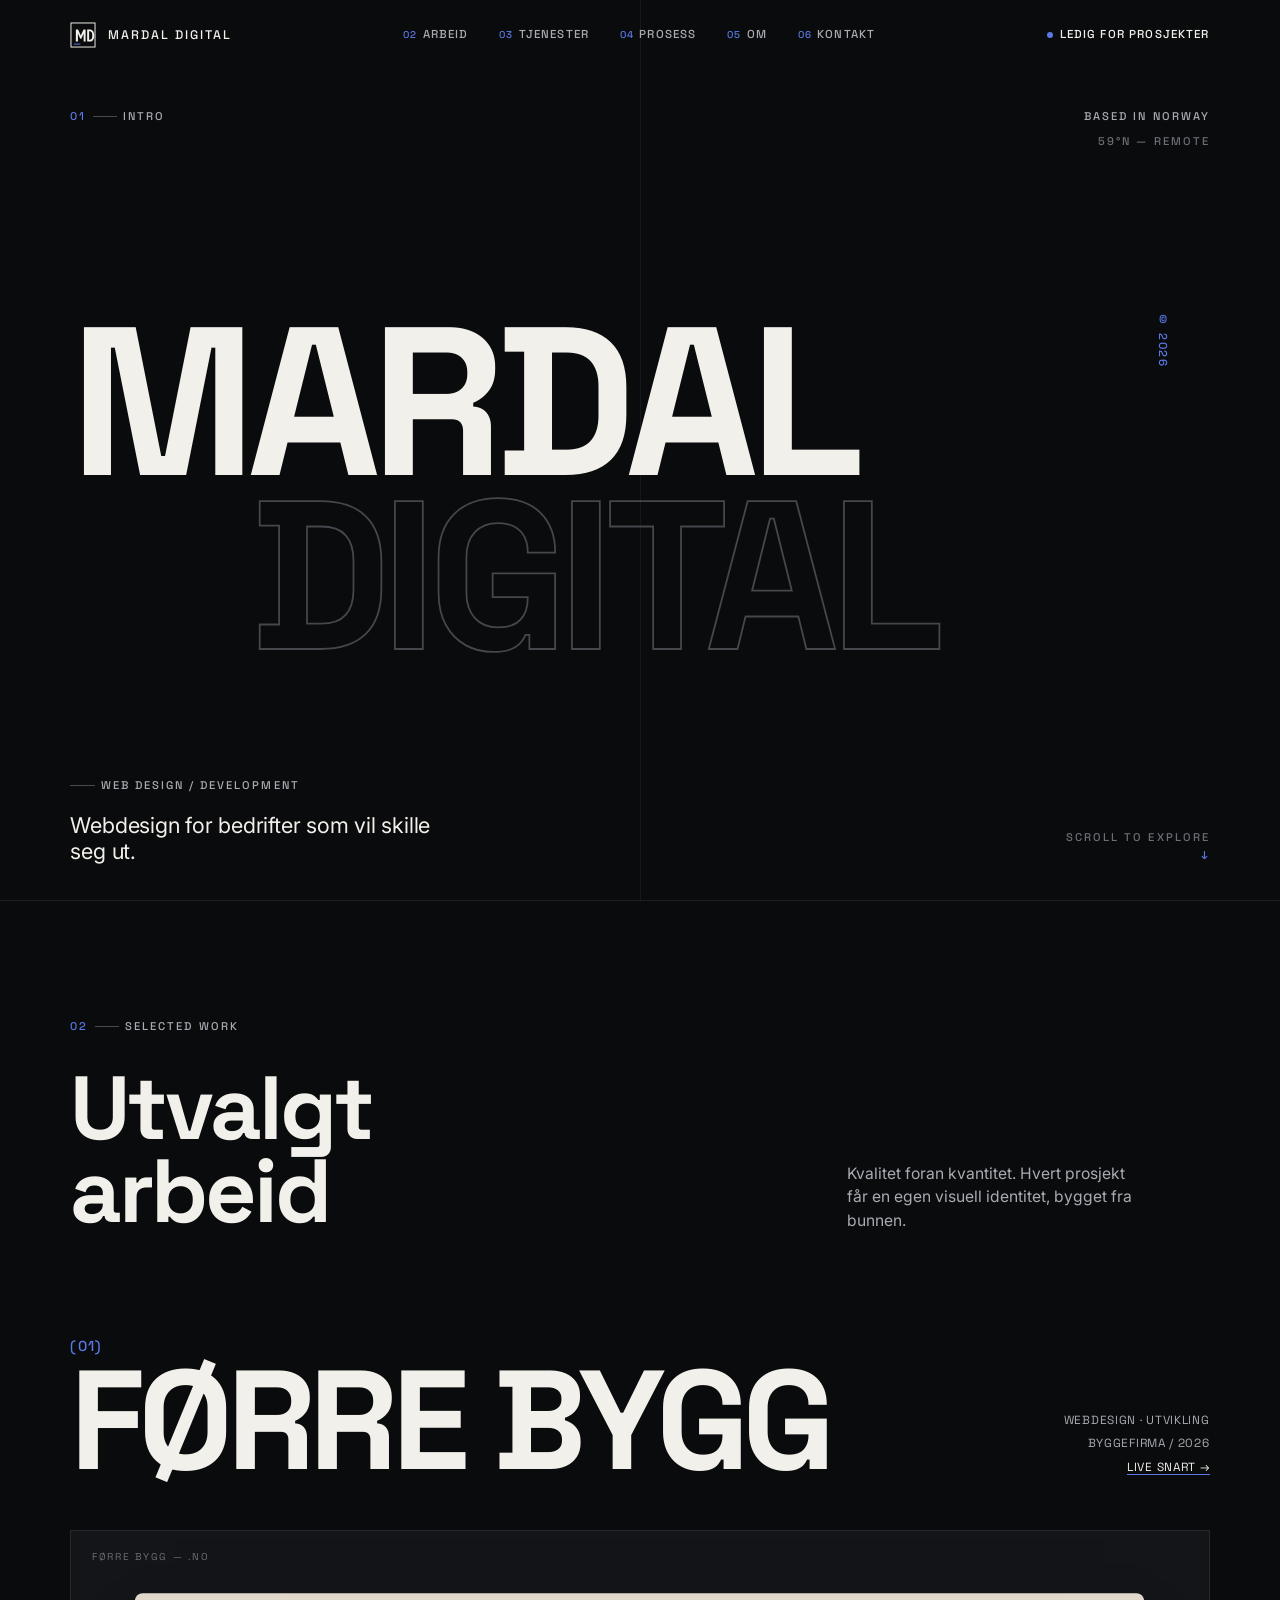
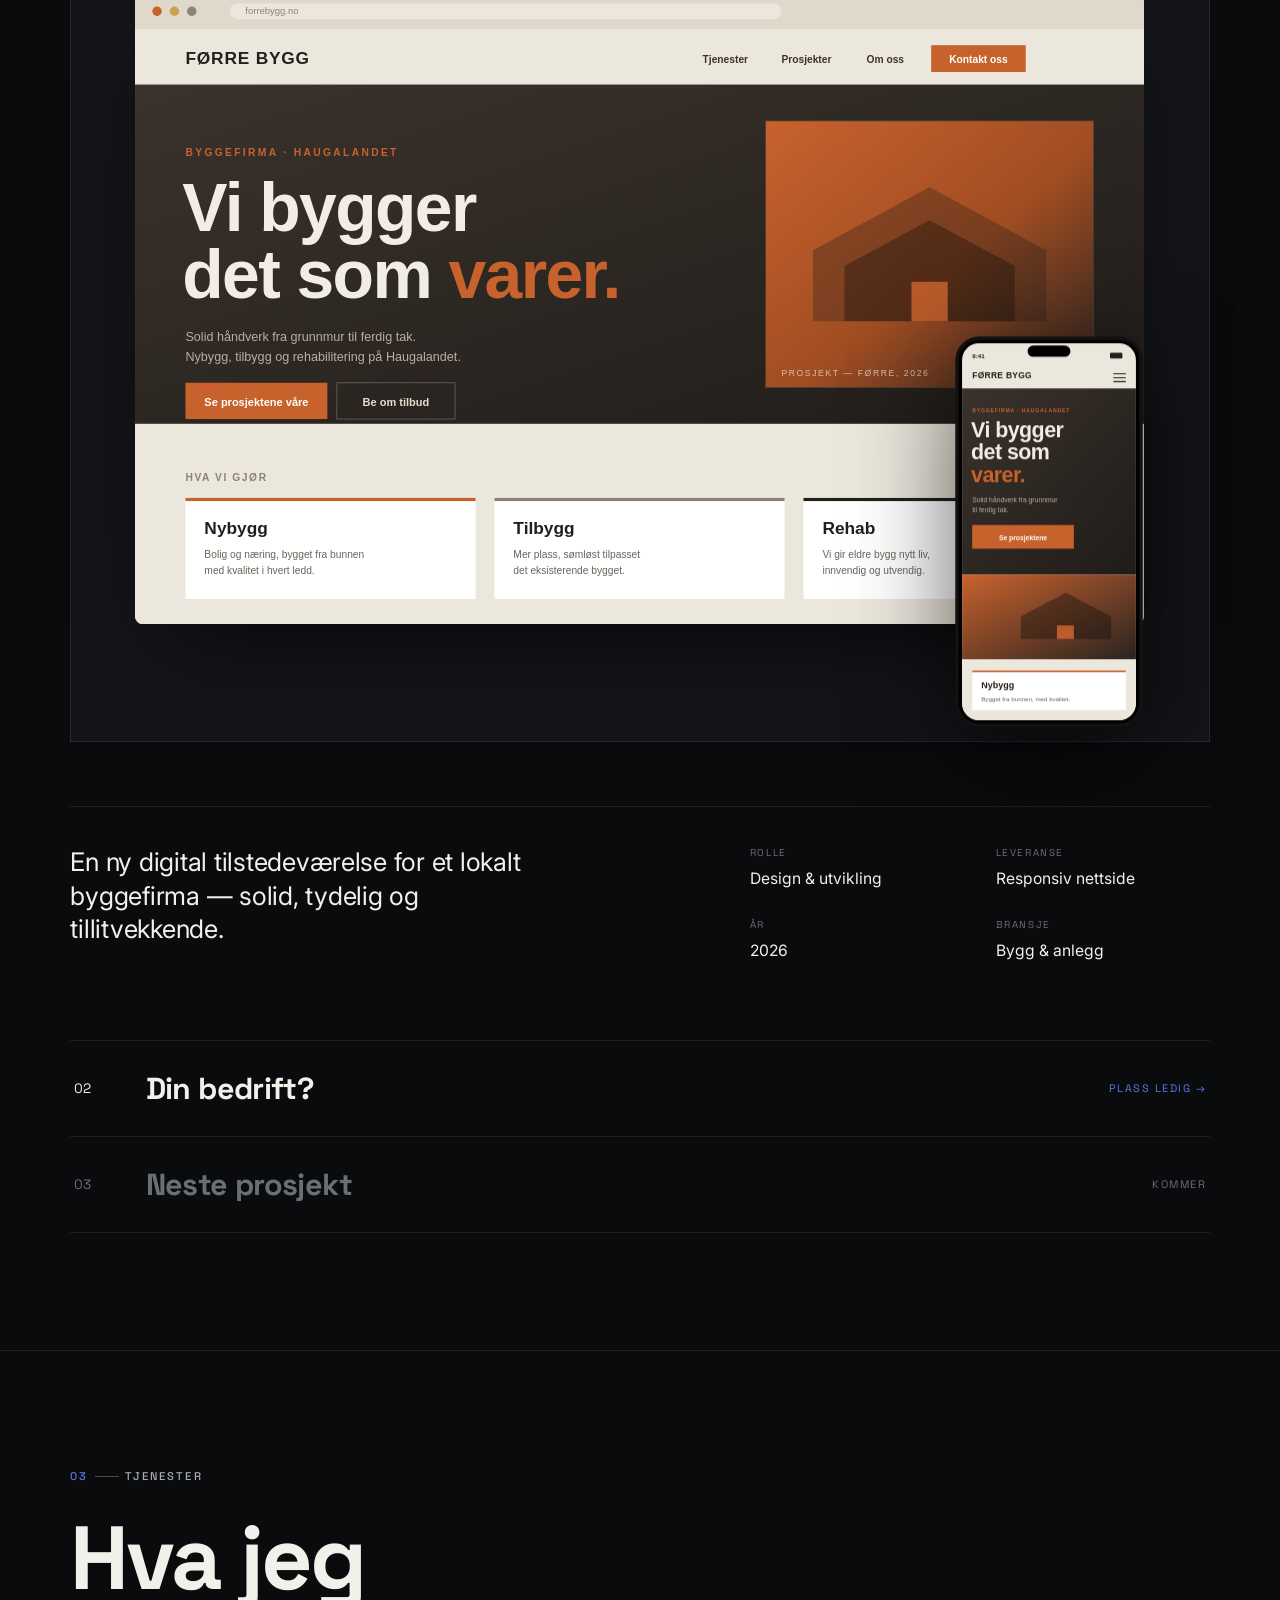
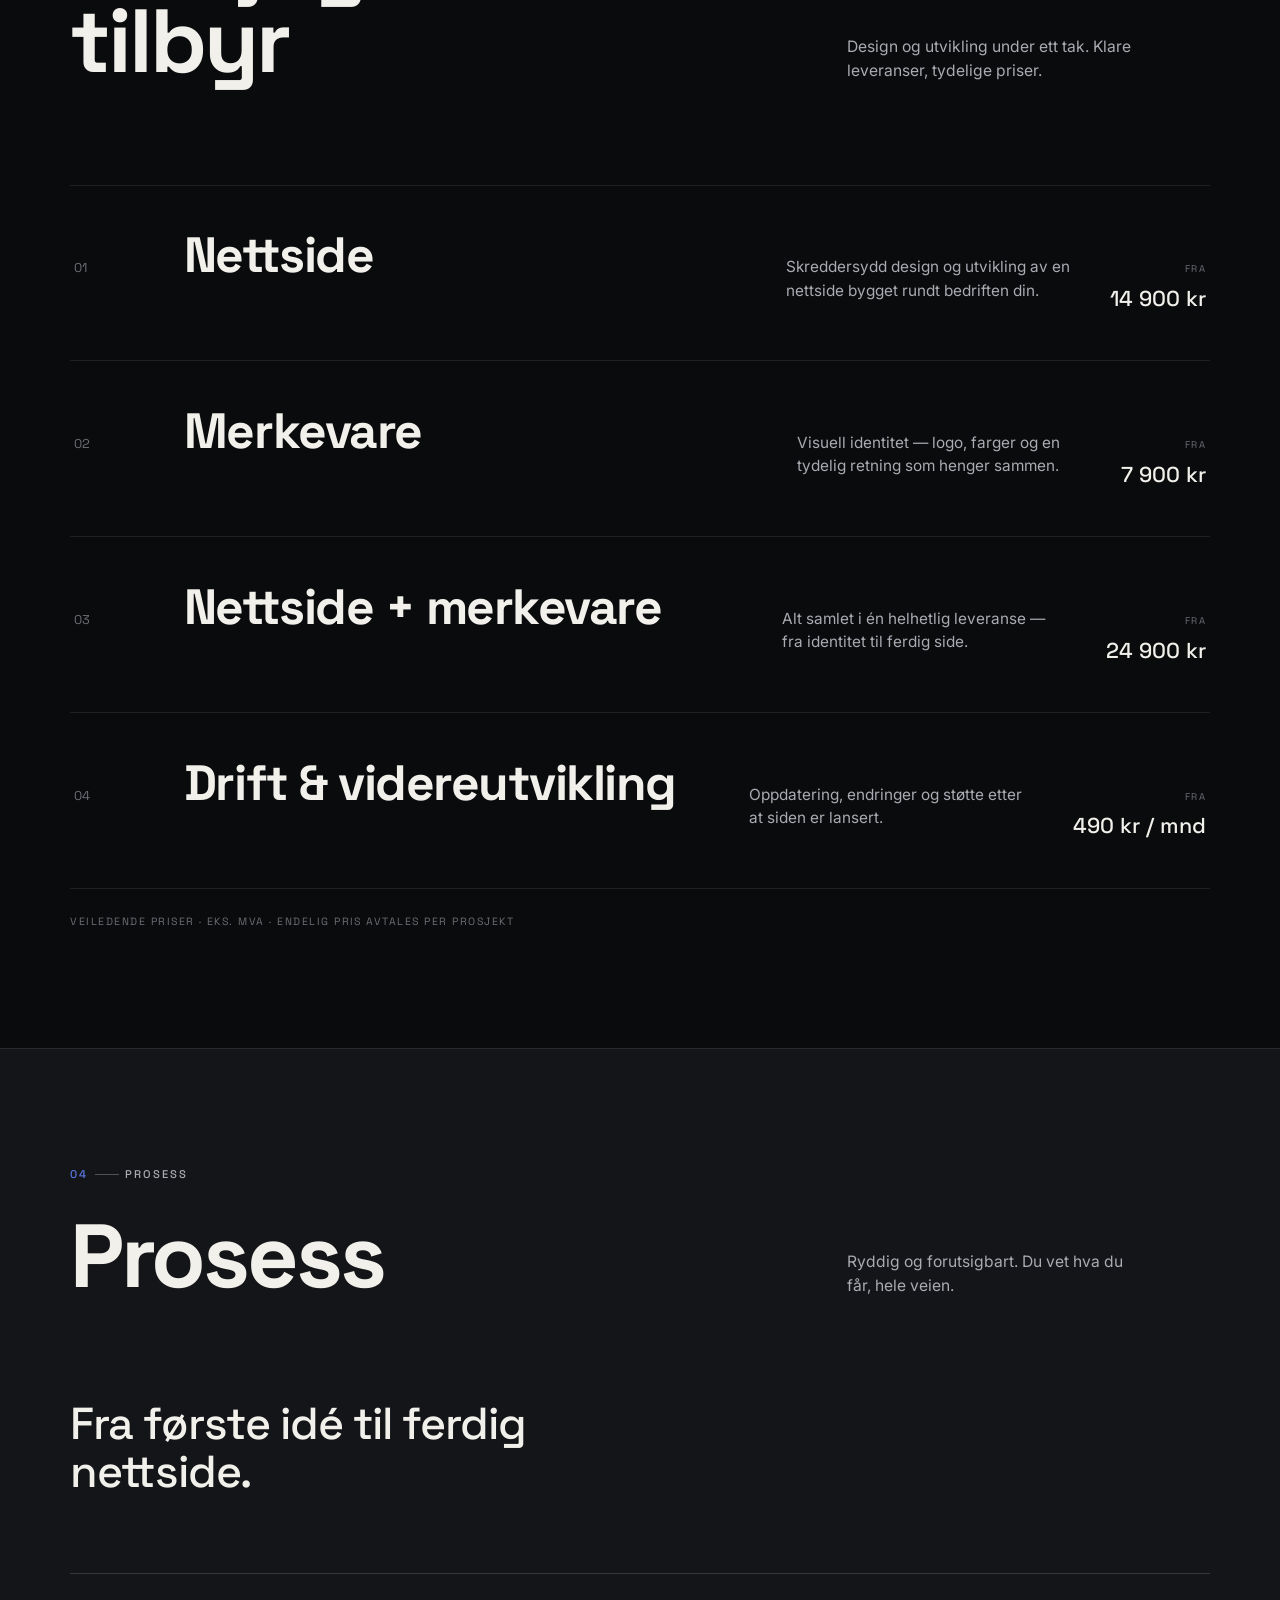
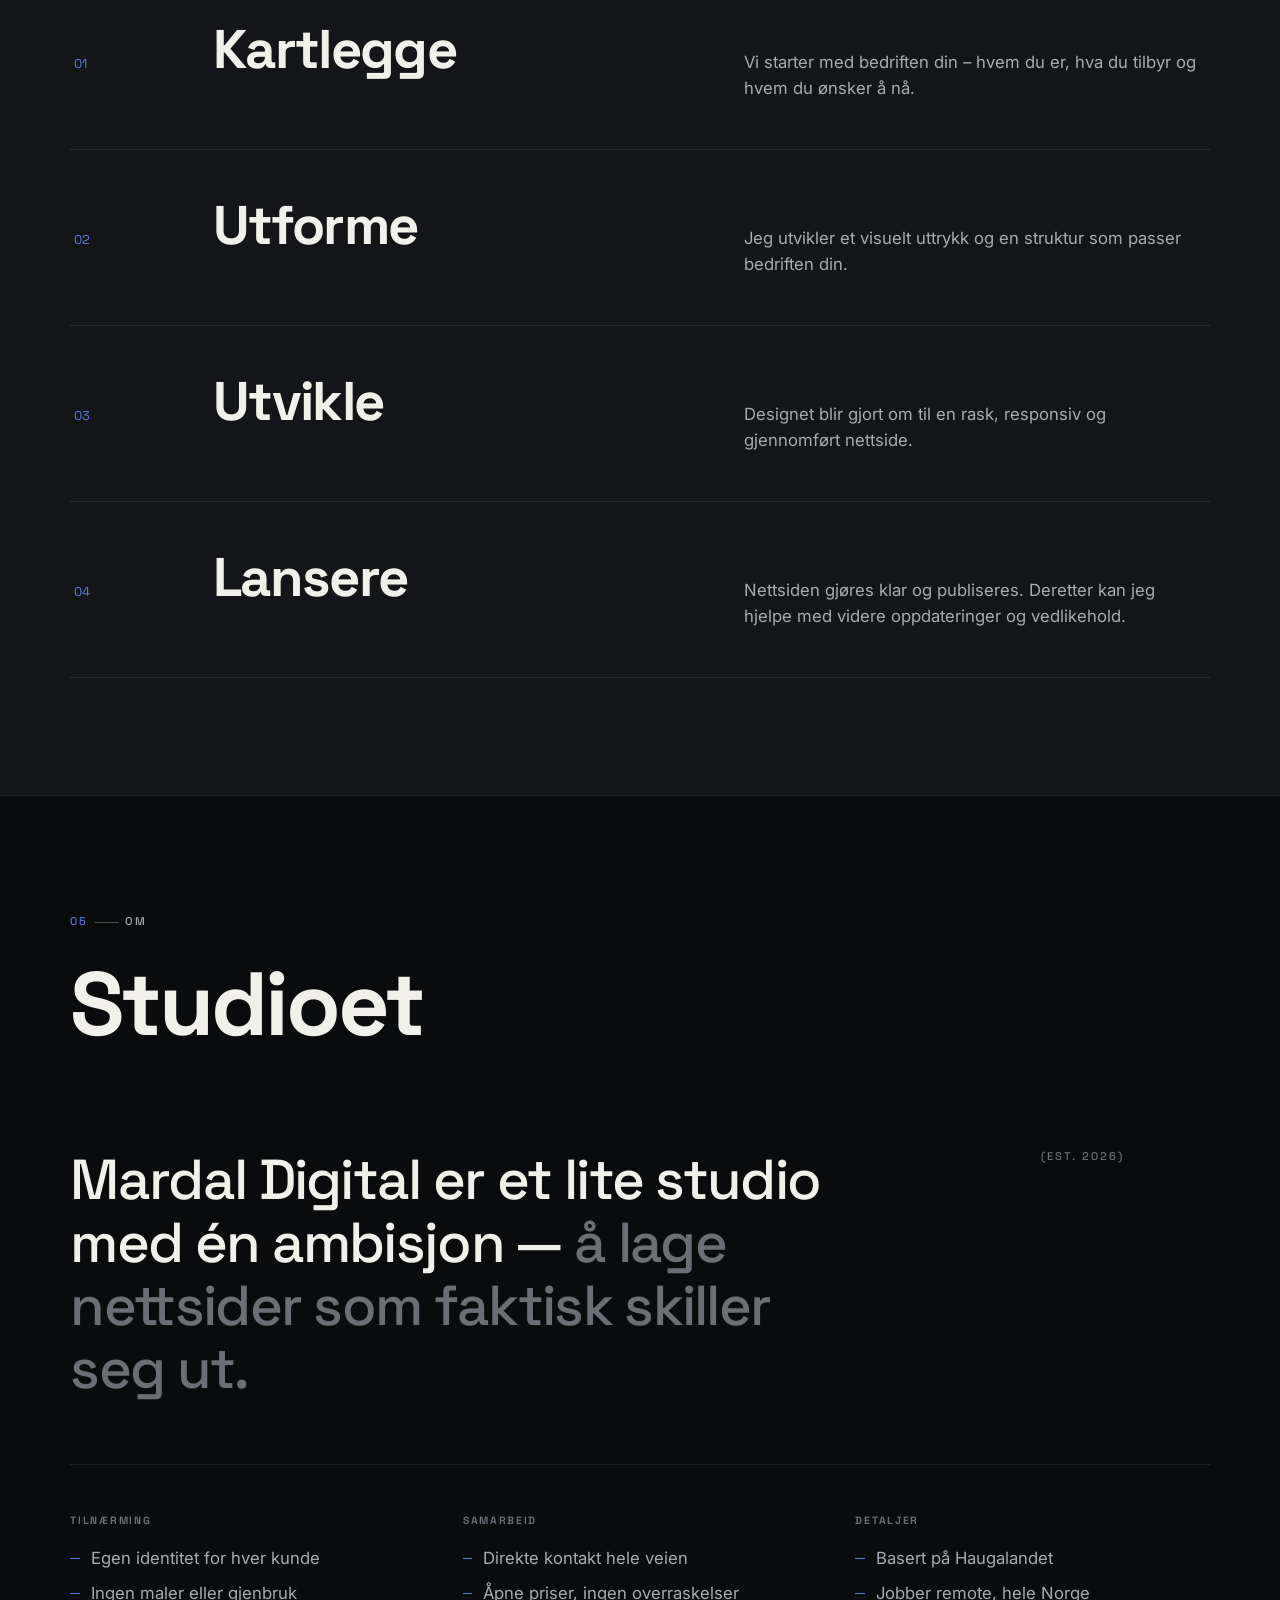
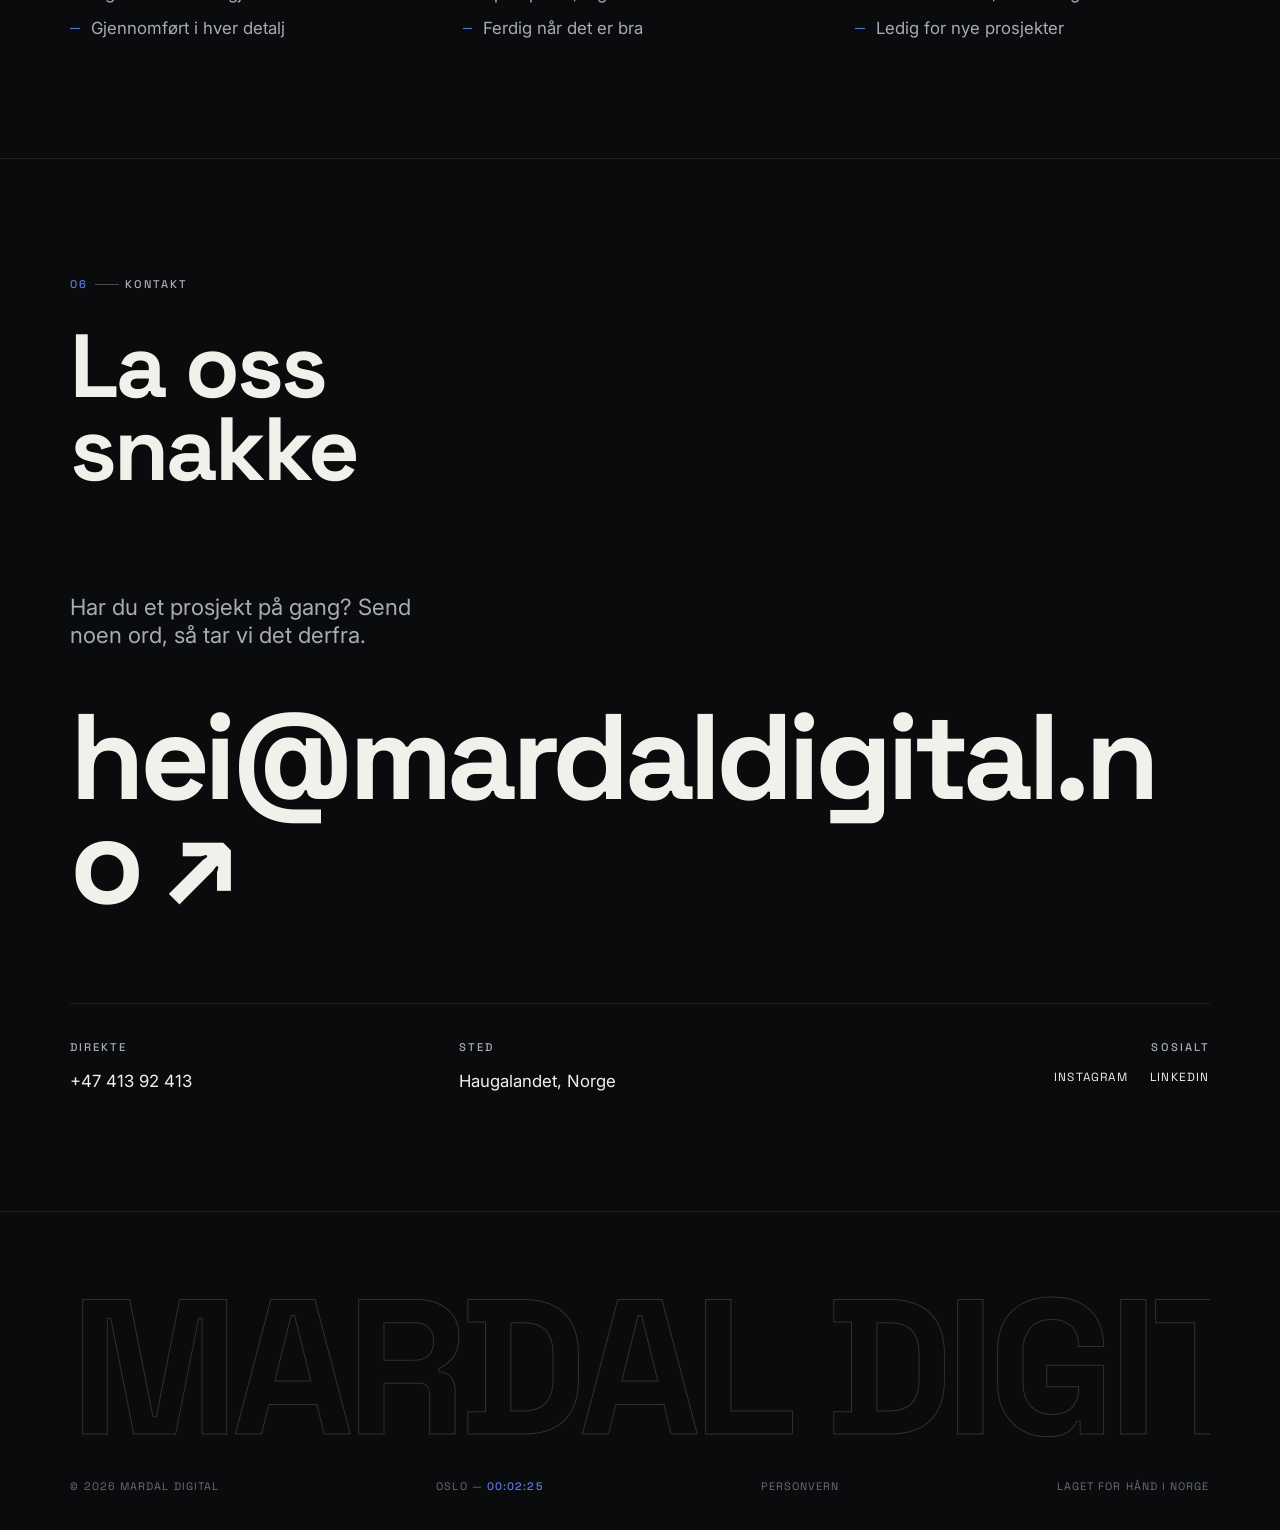
<file: index.html>
<!DOCTYPE html>
<html lang="nb">
<head>
  <meta charset="UTF-8">
  <meta name="viewport" content="width=device-width, initial-scale=1.0">
  <title>Mardal Digital — Webdesign for bedrifter som vil skille seg ut</title>
  <meta name="description" content="Mardal Digital er et digitalt designstudio. Skreddersydde, moderne nettsider for bedrifter som vil skille seg ut. Se arbeidet.">
  <meta name="robots" content="index, follow">
  <meta name="theme-color" content="#0A0B0D">
  <link rel="canonical" href="https://mardaldigital.no/">

  <meta property="og:type" content="website">
  <meta property="og:title" content="Mardal Digital — digitalt designstudio">
  <meta property="og:description" content="Webdesign for bedrifter som vil skille seg ut.">
  <meta property="og:url" content="https://mardaldigital.no/">
  <meta property="og:image" content="https://mardaldigital.no/assets/img/og-image.svg">
  <meta name="twitter:card" content="summary_large_image">

  <link rel="icon" type="image/svg+xml" href="assets/img/favicon.svg">

  <link rel="preconnect" href="https://fonts.googleapis.com">
  <link rel="preconnect" href="https://fonts.gstatic.com" crossorigin>
  <link rel="stylesheet" href="https://fonts.googleapis.com/css2?family=Space+Grotesk:wght@400;500;700&family=Inter:wght@400;500;600&display=swap">
  <link rel="stylesheet" href="css/styles.css">

  <script type="application/ld+json">
  {
    "@context": "https://schema.org",
    "@type": "ProfessionalService",
    "name": "Mardal Digital",
    "description": "Digitalt designstudio som lager skreddersydde nettsider for bedrifter.",
    "url": "https://mardaldigital.no/",
    "email": "hei@mardaldigital.no",
    "areaServed": "Norge",
    "knowsAbout": ["Webdesign", "Webutvikling", "Merkevare", "Digital identitet"]
  }
  </script>
</head>
<body>
  <a class="skip-link" href="#work">Hopp til innhold</a>

  <!-- Custom cursor -->
  <div class="cursor" aria-hidden="true"><span class="cursor__label">Se</span></div>

  <!-- Preloader -->
  <div class="loader" id="loader" aria-hidden="true">
    <span class="loader__word">Mardal Digital</span>
    <span class="loader__track"></span>
  </div>

  <!-- Header -->
  <header class="site-header" id="header">
    <a class="brand" href="#top" aria-label="Mardal Digital – til toppen">
      <svg class="md" viewBox="0 0 40 40" aria-hidden="true">
        <rect x="1.5" y="1.5" width="37" height="37" stroke-width="1.5"/>
        <path d="M9 30V11.5h3.4l4.2 9.3 4.2-9.3H24V30h-3V17.6l-3.6 8h-1.6l-3.6-8V30H9Zm17.4 0V11.5h4.1c4.2 0 6.8 3.4 6.8 9.2s-2.6 9.3-6.8 9.3h-4.1Zm3-2.7h1.1c2.4 0 3.8-2.2 3.8-6.6s-1.4-6.5-3.8-6.5h-1.1v13.1Z"/>
        <line x1="6" y1="34" x2="16" y2="34" stroke-width="1.5"/>
      </svg>
      <span class="brand__txt">Mardal Digital</span>
    </a>

    <nav class="nav" aria-label="Hovedmeny">
      <a href="#work"><span class="n">02</span>Arbeid</a>
      <a href="#services"><span class="n">03</span>Tjenester</a>
      <a href="#process"><span class="n">04</span>Prosess</a>
      <a href="#about"><span class="n">05</span>Om</a>
      <a href="#contact"><span class="n">06</span>Kontakt</a>
    </nav>

    <a class="header-cta" href="#contact"><span class="dot" aria-hidden="true"></span>Ledig for prosjekter</a>

    <button class="menu-btn" id="menuBtn" aria-label="Åpne meny" aria-expanded="false" aria-controls="mobileNav">
      <span></span><span></span><span></span>
    </button>
  </header>

  <!-- Mobile nav -->
  <nav class="mobile-nav" id="mobileNav" aria-label="Meny">
    <a href="#work"><span class="n">02</span>Arbeid</a>
    <a href="#services"><span class="n">03</span>Tjenester</a>
    <a href="#process"><span class="n">04</span>Prosess</a>
    <a href="#about"><span class="n">05</span>Om</a>
    <a href="#contact"><span class="n">06</span>Kontakt</a>
    <div class="mobile-nav__foot">
      <a class="label" href="mailto:hei@mardaldigital.no">hei@mardaldigital.no</a>
      <span class="label label--dim">Haugalandet, NO</span>
    </div>
  </nav>

  <span id="top"></span>
  <main>

    <!-- ============ 01 — HERO ============ -->
    <section class="hero" id="hero" aria-label="Intro">
      <span class="label hero__tl"><b>01</b><span class="rule"></span>Intro</span>

      <div class="hero__tr">
        <span class="label">Based in Norway</span>
        <span class="label">59°N — Remote</span>
      </div>

      <div class="hero__title">
        <span class="idx" aria-hidden="true">© 2026</span>
        <h1 aria-label="Mardal Digital">
          <span class="l l1"><span>Mardal</span></span>
          <span class="l l2"><span>Digital</span></span>
        </h1>
      </div>

      <div class="hero__lead">
        <span class="label"><span class="rule"></span>Web Design / Development</span>
        <p>Webdesign for bedrifter som vil skille seg ut.</p>
      </div>

      <div class="hero__meta">
        <span class="label">Scroll to explore</span>
        <span class="label" style="color:var(--accent)">↓</span>
      </div>
    </section>

    <!-- ============ 02 — SELECTED WORK ============ -->
    <section class="section section--divider" id="work" aria-labelledby="work-title">
      <div class="sec-head">
        <span class="sec-head__label label"><b>02</b><span class="rule"></span>Selected Work</span>
        <h2 class="sec-head__title" id="work-title" data-reveal>Utvalgt<br>arbeid</h2>
        <p class="sec-head__note" data-reveal style="--i:1">Kvalitet foran kvantitet. Hvert prosjekt får en egen visuell identitet, bygget fra bunnen.</p>
      </div>

      <article class="case">
        <div class="case__head">
          <span class="case__no" data-reveal>(01)</span>
          <h3 class="case__title" data-reveal style="--i:1">Førre Bygg</h3>
          <div class="case__meta" data-reveal style="--i:2">
            Webdesign · Utvikling<br>
            Byggefirma / 2026<br>
            <a href="#contact">Live snart →</a>
          </div>
        </div>

        <div class="case__visual" data-reveal data-cursor="media" data-cursor-label="Case">
          <span class="tag">FØRRE BYGG — .NO</span>
          <img class="case__desktop" data-parallax="0.05" src="assets/img/forre-bygg-desktop.svg" alt="Forhåndsvisning av Førre Bygg-nettsiden på desktop">
          <img class="case__phone" data-parallax="-0.09" src="assets/img/forre-bygg-mobile.svg" alt="Førre Bygg-nettsiden på mobil">
        </div>

        <div class="case__foot">
          <p class="case__lead" data-reveal>En ny digital tilstedeværelse for et lokalt byggefirma — solid, tydelig og tillitvekkende.</p>
          <dl class="case__facts" data-reveal style="--i:1">
            <div><dt>Rolle</dt><dd>Design & utvikling</dd></div>
            <div><dt>Leveranse</dt><dd>Responsiv nettside</dd></div>
            <div><dt>År</dt><dd>2026</dd></div>
            <div><dt>Bransje</dt><dd>Bygg & anlegg</dd></div>
          </dl>
        </div>
      </article>

      <div class="work-list" aria-label="Plass til flere prosjekter">
        <div class="row open">
          <span class="n">02</span>
          <span class="t">Din bedrift?</span>
          <span class="s">Plass ledig →</span>
        </div>
        <div class="row">
          <span class="n">03</span>
          <span class="t">Neste prosjekt</span>
          <span class="s">Kommer</span>
        </div>
      </div>
    </section>

    <!-- ============ 03 — TJENESTER + PRISER ============ -->
    <section class="section section--divider" id="services" aria-labelledby="services-title">
      <div class="sec-head">
        <span class="sec-head__label label"><b>03</b><span class="rule"></span>Tjenester</span>
        <h2 class="sec-head__title" id="services-title" data-reveal>Hva jeg<br>tilbyr</h2>
        <p class="sec-head__note" data-reveal style="--i:1">Design og utvikling under ett tak. Klare leveranser, tydelige priser.</p>
      </div>

      <div class="offer">
        <div class="offer__row" data-reveal>
          <span class="offer__no">01</span>
          <span class="offer__name">Nettside</span>
          <span class="offer__desc">Skreddersydd design og utvikling av en nettside bygget rundt bedriften din.</span>
          <span class="offer__price"><span class="from">Fra</span><span class="amt">14 900 kr</span></span>
        </div>
        <div class="offer__row" data-reveal>
          <span class="offer__no">02</span>
          <span class="offer__name">Merkevare</span>
          <span class="offer__desc">Visuell identitet — logo, farger og en tydelig retning som henger sammen.</span>
          <span class="offer__price"><span class="from">Fra</span><span class="amt">7 900 kr</span></span>
        </div>
        <div class="offer__row" data-reveal>
          <span class="offer__no">03</span>
          <span class="offer__name">Nettside + merkevare</span>
          <span class="offer__desc">Alt samlet i én helhetlig leveranse — fra identitet til ferdig side.</span>
          <span class="offer__price"><span class="from">Fra</span><span class="amt">24 900 kr</span></span>
        </div>
        <div class="offer__row" data-reveal>
          <span class="offer__no">04</span>
          <span class="offer__name">Drift & videreutvikling</span>
          <span class="offer__desc">Oppdatering, endringer og støtte etter at siden er lansert.</span>
          <span class="offer__price"><span class="from">Fra</span><span class="amt">490 kr / mnd</span></span>
        </div>
      </div>
      <p class="offer__note">Veiledende priser · eks. mva · endelig pris avtales per prosjekt</p>
    </section>

    <!-- ============ 04 — PROSESS ============ -->
    <section class="section section--surface section--divider" id="process" aria-labelledby="process-title">
      <div class="sec-head">
        <span class="sec-head__label label"><b>04</b><span class="rule"></span>Prosess</span>
        <h2 class="sec-head__title" id="process-title" data-reveal>Prosess</h2>
        <p class="sec-head__note" data-reveal style="--i:1">Ryddig og forutsigbart. Du vet hva du får, hele veien.</p>
      </div>

      <div class="grid12">
        <p class="proc__intro" data-reveal>Fra første idé til ferdig nettside.</p>
      </div>

      <div class="steps">
        <div class="step" data-reveal>
          <span class="step__no">01</span>
          <span class="step__title">Kartlegge</span>
          <p class="step__desc">Vi starter med bedriften din – hvem du er, hva du tilbyr og hvem du ønsker å nå.</p>
        </div>
        <div class="step" data-reveal>
          <span class="step__no">02</span>
          <span class="step__title">Utforme</span>
          <p class="step__desc">Jeg utvikler et visuelt uttrykk og en struktur som passer bedriften din.</p>
        </div>
        <div class="step" data-reveal>
          <span class="step__no">03</span>
          <span class="step__title">Utvikle</span>
          <p class="step__desc">Designet blir gjort om til en rask, responsiv og gjennomført nettside.</p>
        </div>
        <div class="step" data-reveal>
          <span class="step__no">04</span>
          <span class="step__title">Lansere</span>
          <p class="step__desc">Nettsiden gjøres klar og publiseres. Deretter kan jeg hjelpe med videre oppdateringer og vedlikehold.</p>
        </div>
      </div>
    </section>

    <!-- ============ 05 — OM ============ -->
    <section class="section section--divider" id="about" aria-labelledby="about-title">
      <div class="sec-head">
        <span class="sec-head__label label"><b>05</b><span class="rule"></span>Om</span>
        <h2 class="sec-head__title" id="about-title" data-reveal>Studioet</h2>
      </div>

      <div class="about">
        <p class="about__statement" data-reveal>
          Mardal Digital er et lite studio med én ambisjon —
          <span class="dim">å lage nettsider som faktisk skiller seg ut.</span>
        </p>
        <span class="about__side label label--dim" data-reveal style="--i:1">(Est. 2026)</span>

        <div class="about__meta">
          <div data-reveal>
            <h4>Tilnærming</h4>
            <ul>
              <li>Egen identitet for hver kunde</li>
              <li>Ingen maler eller gjenbruk</li>
              <li>Gjennomført i hver detalj</li>
            </ul>
          </div>
          <div data-reveal style="--i:1">
            <h4>Samarbeid</h4>
            <ul>
              <li>Direkte kontakt hele veien</li>
              <li>Åpne priser, ingen overraskelser</li>
              <li>Ferdig når det er bra</li>
            </ul>
          </div>
          <div data-reveal style="--i:2">
            <h4>Detaljer</h4>
            <ul>
              <li>Basert på Haugalandet</li>
              <li>Jobber remote, hele Norge</li>
              <li>Ledig for nye prosjekter</li>
            </ul>
          </div>
        </div>
      </div>
    </section>

    <!-- ============ 06 — KONTAKT ============ -->
    <section class="section section--divider" id="contact" aria-labelledby="contact-title">
      <div class="sec-head">
        <span class="sec-head__label label"><b>06</b><span class="rule"></span>Kontakt</span>
        <h2 class="sec-head__title" id="contact-title" data-reveal>La oss<br>snakke</h2>
      </div>

      <p class="contact__pre" data-reveal>Har du et prosjekt på gang? Send noen ord, så tar vi det derfra.</p>

      <a class="contact__mail" href="mailto:hei@mardaldigital.no" data-cursor="link" data-reveal style="--i:1">
        hei@mardaldigital.no <span class="arw">↗</span>
      </a>

      <div class="contact__row">
        <div class="block">
          <span class="label">Direkte</span>
          <a href="tel:+4741392413">+47 413 92 413</a>
        </div>
        <div class="block">
          <span class="label">Sted</span>
          <span>Haugalandet, Norge</span>
        </div>
        <div class="block">
          <span class="label">Sosialt</span>
          <div class="socials">
            <a href="#" aria-label="Instagram">Instagram</a>
            <a href="#" aria-label="LinkedIn">LinkedIn</a>
          </div>
        </div>
      </div>
    </section>
  </main>

  <footer class="footer">
    <div class="footer__big" aria-hidden="true">Mardal Digital</div>
    <div class="footer__bar">
      <span>© <span id="year">2026</span> Mardal Digital</span>
      <span class="footer__clock" id="clock">Oslo — <b>--:--</b></span>
      <span><a href="personvern.html">Personvern</a></span>
      <span>Laget for hånd i Norge</span>
    </div>
  </footer>

  <script src="js/main.js"></script>
</body>
</html>
</file>
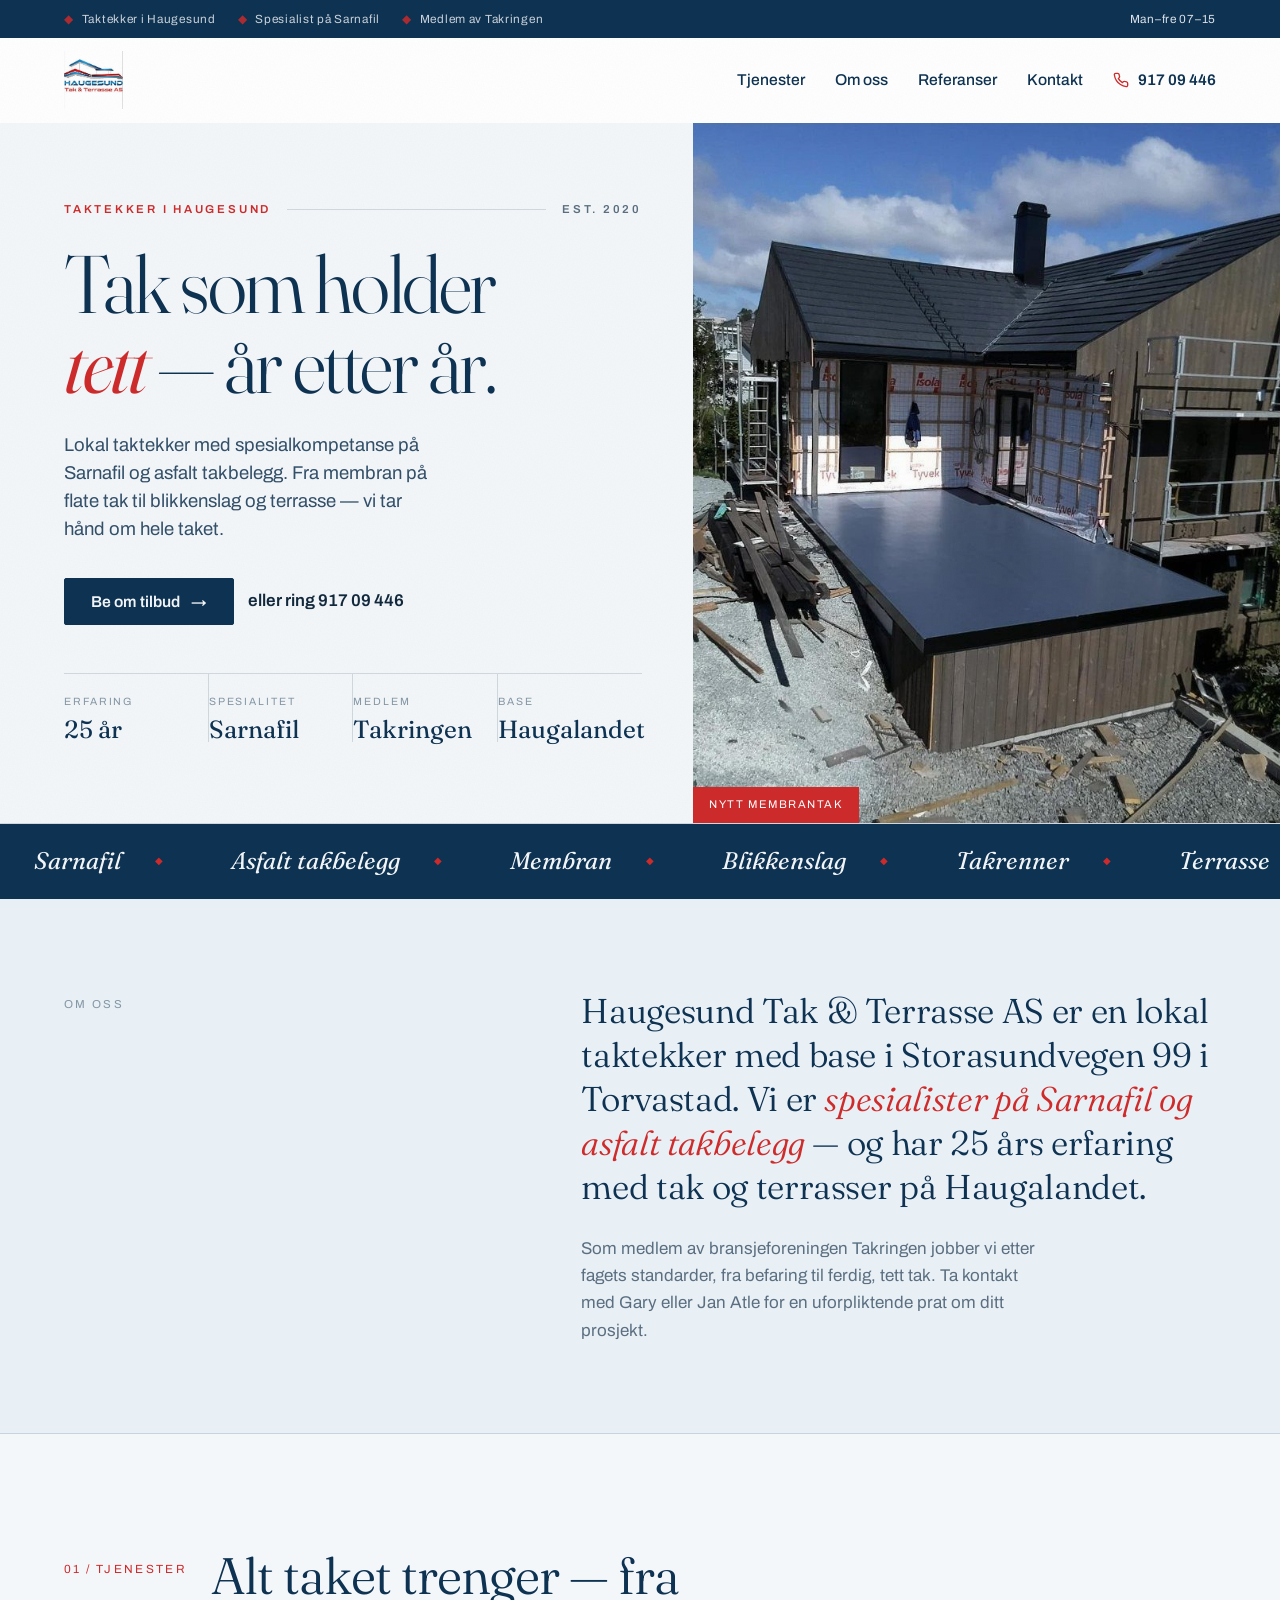
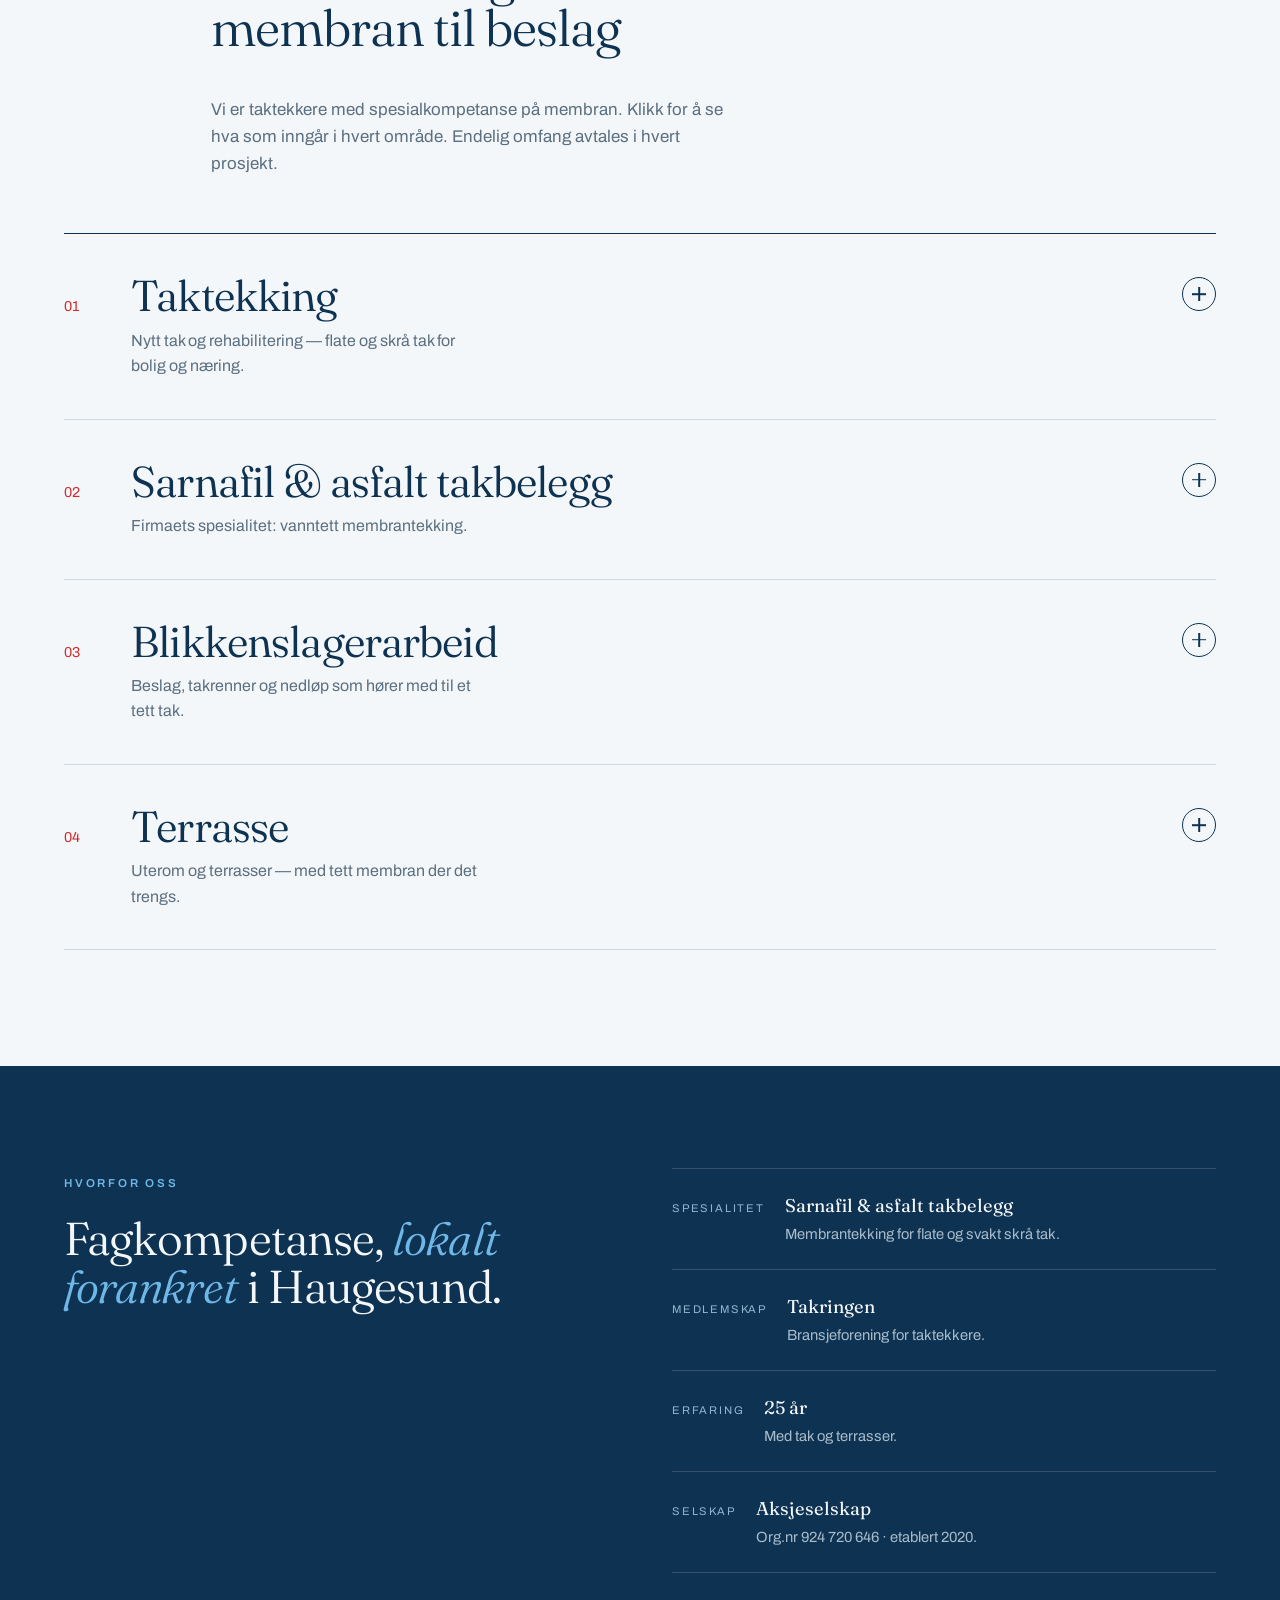
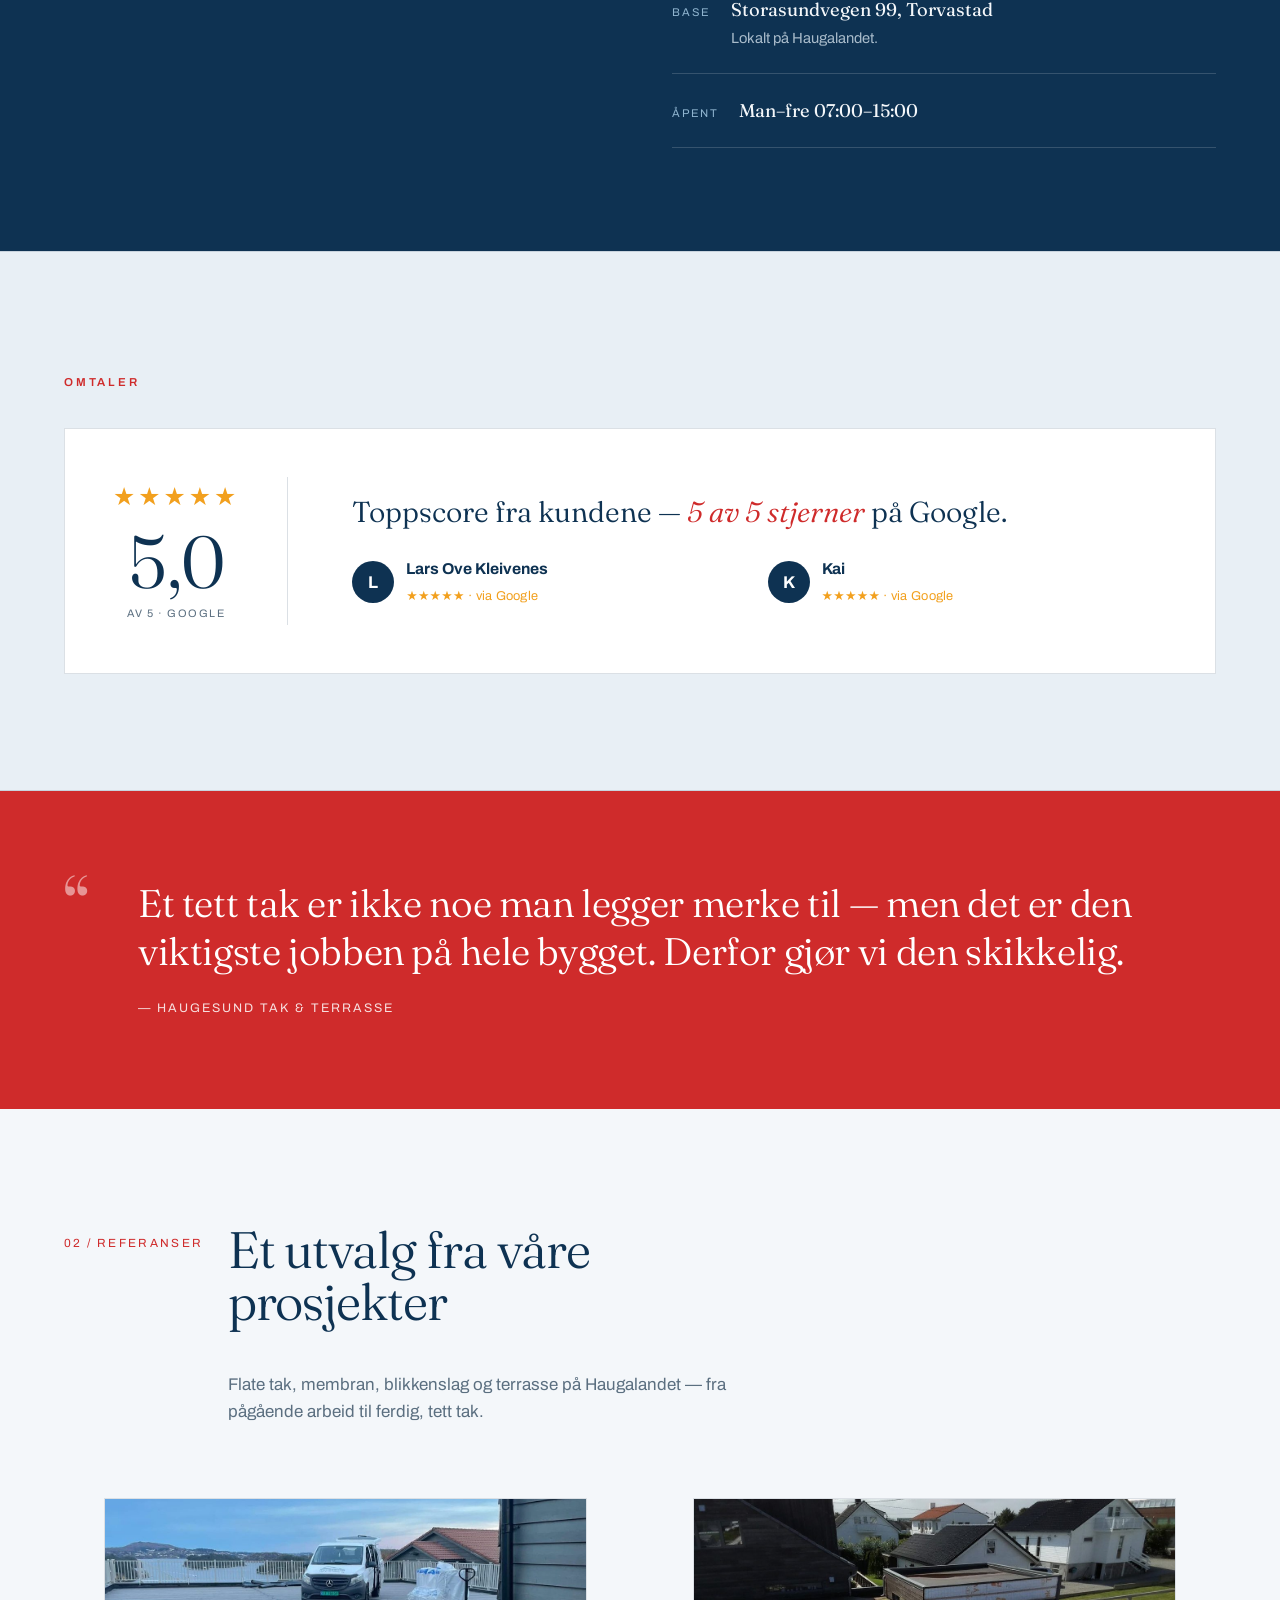
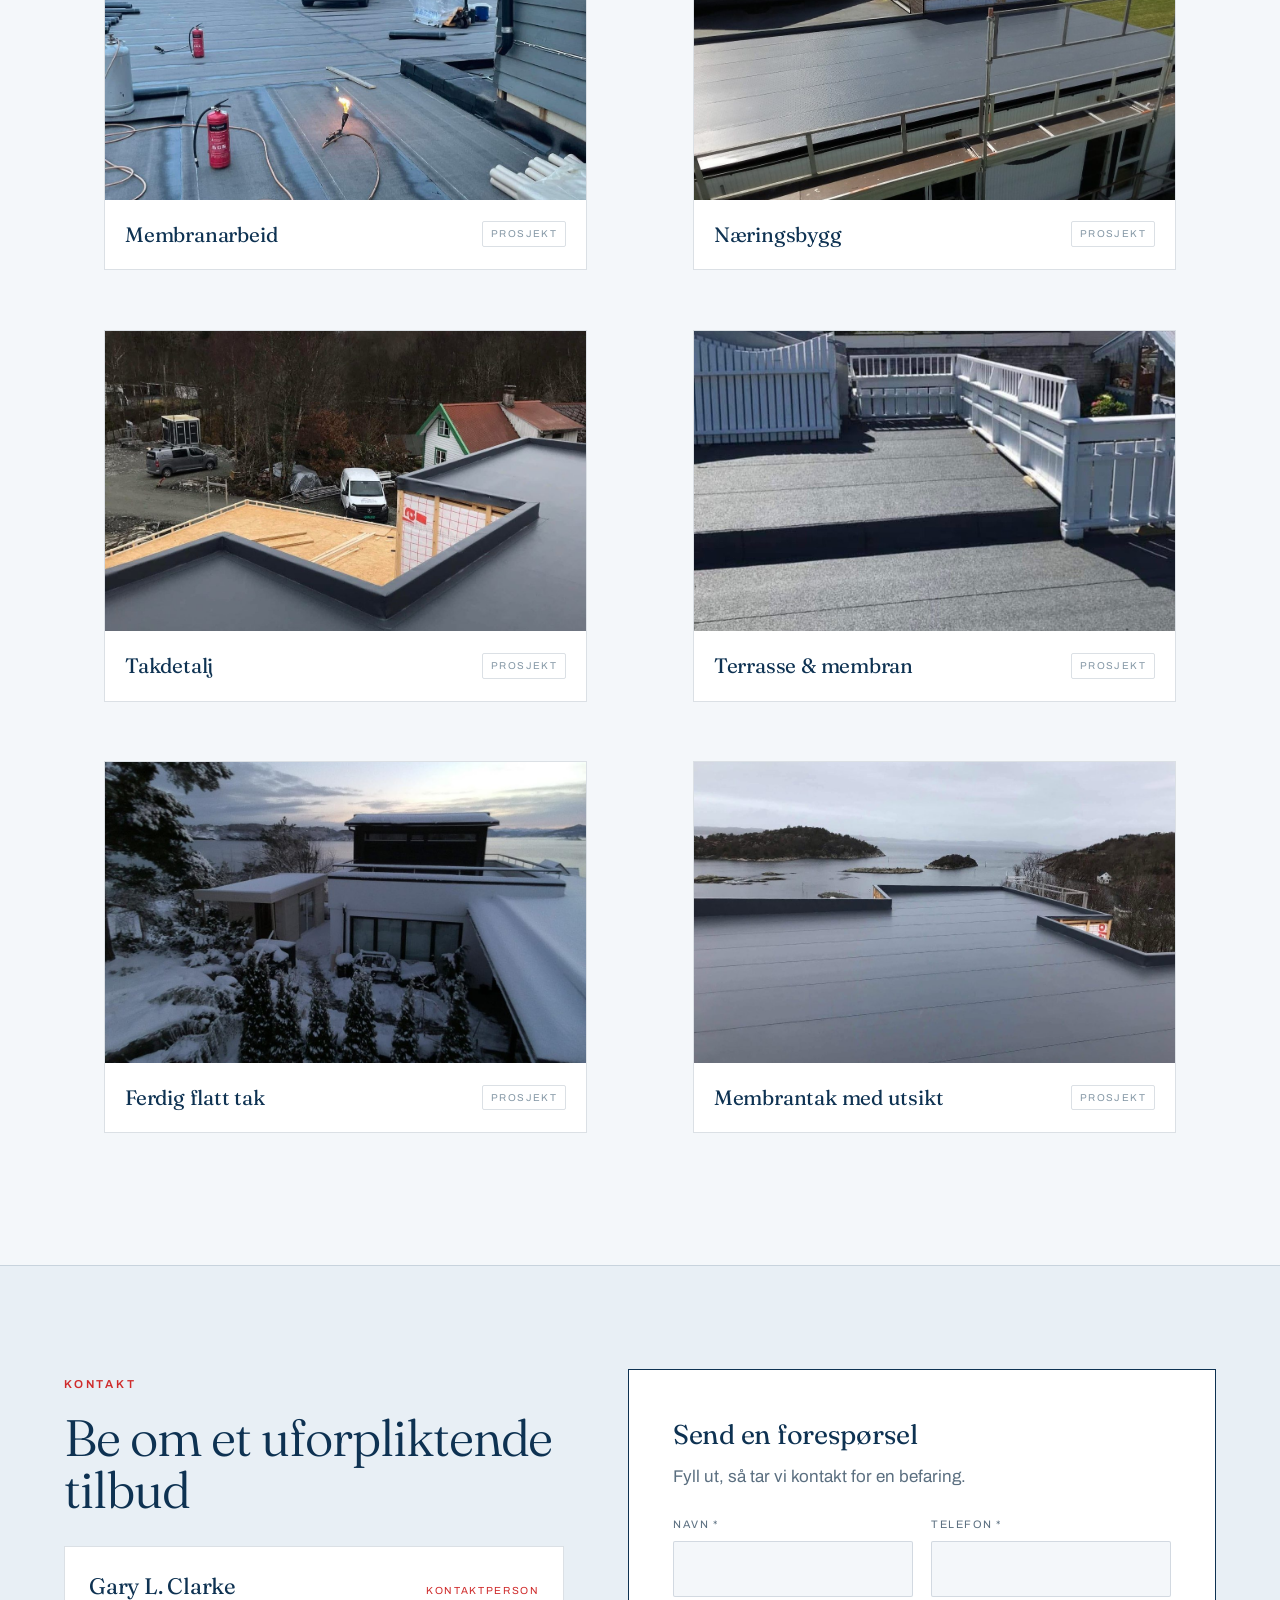
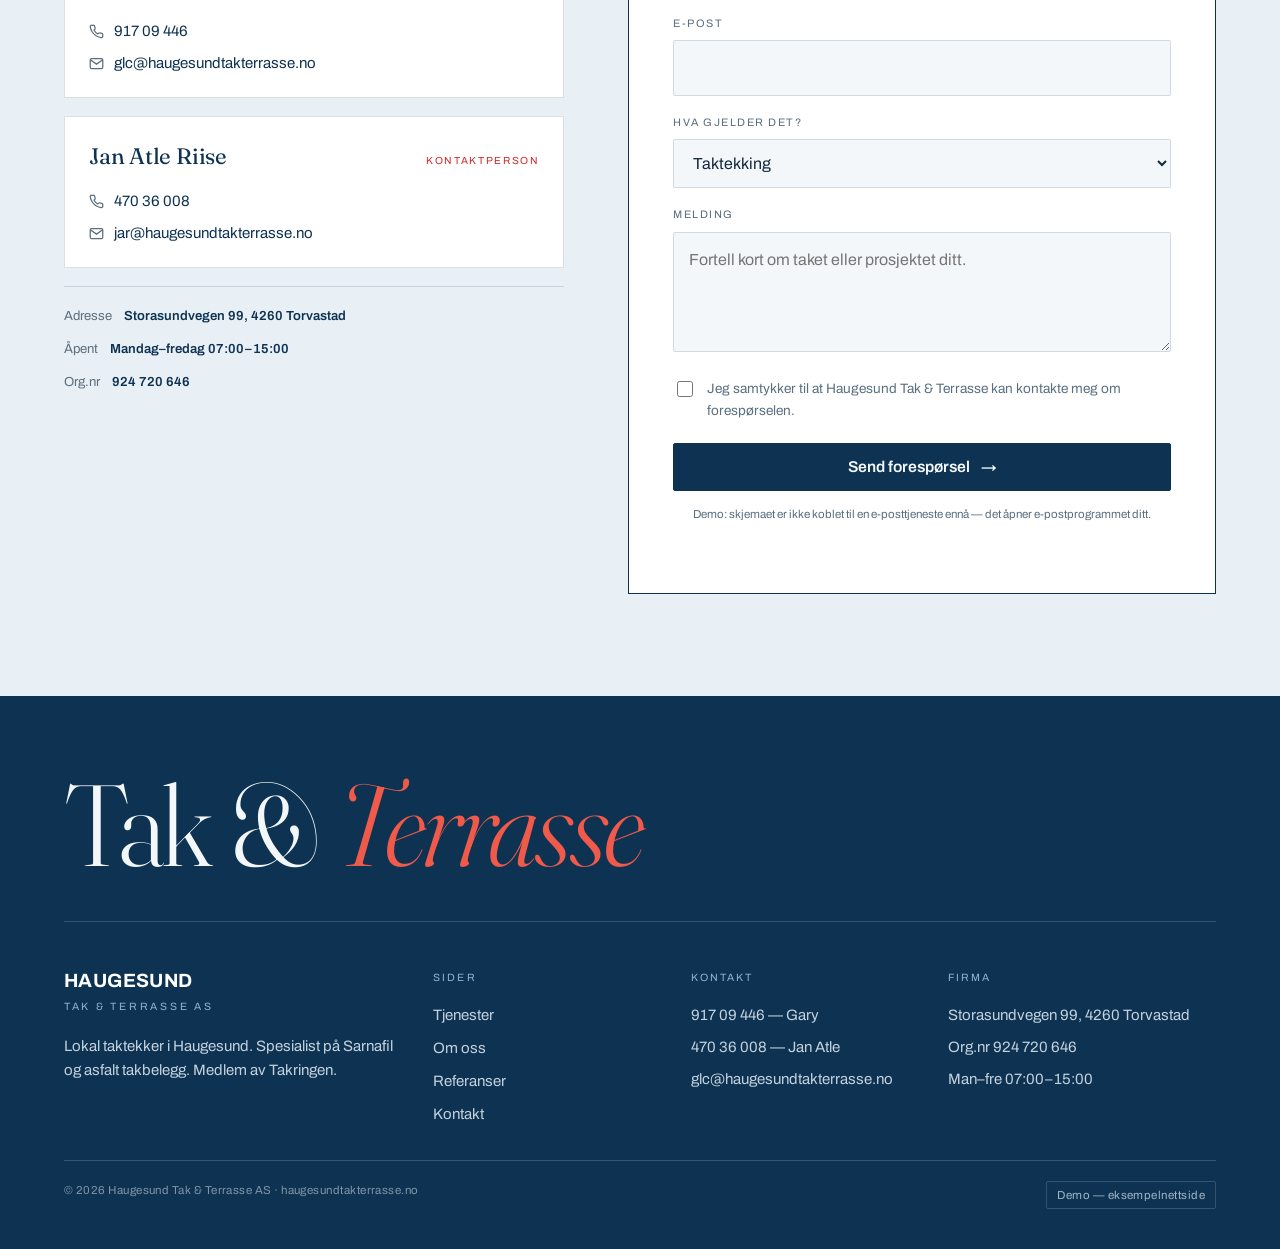
<file: haugesund-tak-terrasse/index.html>
<!DOCTYPE html>
<html lang="nb">
<head>
<meta charset="UTF-8">
<meta name="viewport" content="width=device-width, initial-scale=1.0">
<title>Haugesund Tak &amp; Terrasse AS — Taktekker i Haugesund</title>
<meta name="description" content="Haugesund Tak & Terrasse AS er en lokal taktekker i Haugesund, spesialist på Sarnafil og asfalt takbelegg. Taktekking, membran, blikkenslag og terrasse. Medlem av Takringen. Be om et uforpliktende tilbud.">
<meta name="keywords" content="taktekker, taktekking, tak, Sarnafil, asfalt takbelegg, membran, blikkenslag, takrenner, terrasse, Takringen, Haugesund">
<meta name="author" content="Haugesund Tak & Terrasse AS">
<meta name="theme-color" content="#0e3252">
<link rel="canonical" href="https://haugesundtakterrasse.no/">

<meta property="og:type" content="website">
<meta property="og:site_name" content="Haugesund Tak & Terrasse AS">
<meta property="og:title" content="Haugesund Tak & Terrasse AS — Taktekker i Haugesund">
<meta property="og:description" content="Lokal taktekker i Haugesund. Spesialist på Sarnafil og asfalt takbelegg. Medlem av Takringen.">
<meta property="og:locale" content="nb_NO">
<meta property="og:url" content="https://haugesundtakterrasse.no/">
<meta property="og:image" content="assets/img/og-image.svg">
<meta name="twitter:card" content="summary_large_image">
<meta name="twitter:image" content="assets/img/og-image.svg">

<link rel="icon" type="image/svg+xml" href="assets/img/favicon.svg">
<link rel="preconnect" href="https://fonts.googleapis.com">
<link rel="preconnect" href="https://fonts.gstatic.com" crossorigin>
<link rel="stylesheet" href="https://fonts.googleapis.com/css2?family=Archivo:wght@400;500;600;700&family=Fraunces:ital,opsz,wght@0,9..144,300..600;1,9..144,300..500&display=swap">
<link rel="stylesheet" href="css/styles.css?v=3">

<script type="application/ld+json">
{
  "@context":"https://schema.org","@type":"RoofingContractor",
  "name":"Haugesund Tak & Terrasse AS","legalName":"Haugesund Tak & Terrasse AS",
  "description":"Lokal taktekker i Haugesund, spesialist på Sarnafil og asfalt takbelegg. Taktekking, membran, blikkenslagerarbeid og terrasse. Medlem av Takringen.",
  "url":"https://haugesundtakterrasse.no/","email":"glc@haugesundtakterrasse.no","telephone":"+4791709446",
  "image":"https://haugesundtakterrasse.no/assets/img/og-image.svg","foundingDate":"2020-02-18",
  "identifier":{"@type":"PropertyValue","propertyID":"NO-orgnr","value":"924720646"},
  "numberOfEmployees":{"@type":"QuantitativeValue","minValue":1,"maxValue":4},
  "knowsAbout":["Sarnafil takbelegg","Asfalt takbelegg","Taktekking","Membran","Blikkenslagerarbeid"],
  "memberOf":{"@type":"Organization","name":"Takringen"},
  "aggregateRating":{"@type":"AggregateRating","ratingValue":"5.0","reviewCount":"2","bestRating":"5"},
  "address":{"@type":"PostalAddress","streetAddress":"Storasundvegen 99","postalCode":"4260","addressLocality":"Torvastad","addressRegion":"Rogaland","addressCountry":"NO"},
  "openingHoursSpecification":[{"@type":"OpeningHoursSpecification","dayOfWeek":["Monday","Tuesday","Wednesday","Thursday","Friday"],"opens":"07:00","closes":"15:00"}],
  "employee":[
    {"@type":"Person","name":"Gary L. Clarke","telephone":"+4791709446","email":"glc@haugesundtakterrasse.no"},
    {"@type":"Person","name":"Jan Atle Riise","telephone":"+4747036008","email":"jar@haugesundtakterrasse.no"}
  ]
}
</script>
</head>
<body>

<!-- UTILITY -->
<div class="util">
  <div class="wrap">
    <div class="u-left">
      <span><span class="dot">◆</span> Taktekker i Haugesund</span>
      <span><span class="dot">◆</span> Spesialist på Sarnafil</span>
      <span><span class="dot">◆</span> Medlem av Takringen</span>
    </div>
    <div class="u-right">
      <span>Man–fre 07–15</span>
    </div>
  </div>
</div>

<!-- HEADER -->
<header class="hdr" id="top">
  <div class="wrap">
    <a class="brand" href="#top" aria-label="Haugesund Tak og Terrasse — forsiden">
      <img src="assets/img/logo.png" alt="Haugesund Tak &amp; Terrasse AS" height="58">
    </a>
    <nav class="nav" aria-label="Hovedmeny">
      <a class="navlink" href="#tjenester">Tjenester</a>
      <a class="navlink" href="#om">Om oss</a>
      <a class="navlink" href="#referanser">Referanser</a>
      <a class="navlink" href="#kontakt">Kontakt</a>
      <a class="tel" href="tel:+4791709446"><svg viewBox="0 0 24 24" fill="none" stroke="currentColor" stroke-width="2"><path d="M22 16.9v3a2 2 0 0 1-2.2 2 19.8 19.8 0 0 1-8.6-3.1 19.5 19.5 0 0 1-6-6A19.8 19.8 0 0 1 2 4.1 2 2 0 0 1 4.1 2h3a2 2 0 0 1 2 1.7c.1 1 .4 1.9.7 2.8a2 2 0 0 1-.5 2.1L8.1 9.9a16 16 0 0 0 6 6l1.3-1.3a2 2 0 0 1 2.1-.4c.9.3 1.8.6 2.8.7a2 2 0 0 1 1.7 2z"/></svg>917 09 446</a>
    </nav>
    <button class="burger" id="burger" aria-label="Meny" aria-expanded="false" aria-controls="mnav"><span></span><span></span><span></span></button>
  </div>
</header>
<div class="mobile-nav" id="mnav">
  <ul>
    <li><a href="#tjenester">Tjenester</a></li>
    <li><a href="#om">Om oss</a></li>
    <li><a href="#referanser">Referanser</a></li>
    <li><a href="#kontakt">Kontakt</a></li>
    <li><a class="btn" href="tel:+4791709446">Ring 917 09 446</a></li>
  </ul>
</div>

<main>
<!-- HERO -->
<section class="hero">
  <div class="wrap">
    <div class="hero-l">
      <div class="hero-meta">
        <span class="kicker">Taktekker i Haugesund</span>
        <span class="line"></span>
        <span class="kicker ink">Est. 2020</span>
      </div>
      <h1 class="rv">Tak som holder<br><em>tett</em> — år etter år.</h1>
      <p class="hero-lead rv d1">Lokal taktekker med spesialkompetanse på Sarnafil og asfalt takbelegg. Fra membran på flate tak til blikkenslag og terrasse — vi tar hånd om hele taket.</p>
      <div class="hero-cta rv d2">
        <a class="btn" href="#kontakt">Be om tilbud <span class="ar">→</span></a>
        <a class="ulink" href="tel:+4791709446">eller ring 917 09 446</a>
      </div>
      <dl class="hero-specs rv d2">
        <div class="sp"><dt>Erfaring</dt><dd>25 år</dd></div>
        <div class="sp"><dt>Spesialitet</dt><dd>Sarnafil</dd></div>
        <div class="sp"><dt>Medlem</dt><dd>Takringen</dd></div>
        <div class="sp"><dt>Base</dt><dd>Haugalandet</dd></div>
      </dl>
    </div>
    <div class="hero-r rv d1">
      <img src="assets/img/foto/hero.jpg" alt="Nytt flatt membrantak lagt av Haugesund Tak & Terrasse" fetchpriority="high">
      <span class="tag">Nytt membrantak</span>
    </div>
  </div>
</section>

<!-- MARQUEE -->
<div class="marquee" aria-hidden="true">
  <div class="track">
    <span>Sarnafil</span><span>Asfalt takbelegg</span><span>Membran</span><span>Blikkenslag</span><span>Takrenner</span><span>Terrasse</span>
    <span>Sarnafil</span><span>Asfalt takbelegg</span><span>Membran</span><span>Blikkenslag</span><span>Takrenner</span><span>Terrasse</span>
  </div>
</div>

<!-- INTRO -->
<section class="intro" id="om">
  <div class="wrap">
    <div><span class="lbl">Om oss</span></div>
    <div>
      <p class="big rv">Haugesund Tak &amp; Terrasse AS er en lokal taktekker med base i Storasundvegen 99 i Torvastad. Vi er <em>spesialister på Sarnafil og asfalt takbelegg</em> — og har 25 års erfaring med tak og terrasser på Haugalandet.</p>
      <p class="small rv d1">Som medlem av bransjeforeningen Takringen jobber vi etter fagets standarder, fra befaring til ferdig, tett tak. Ta kontakt med Gary eller Jan Atle for en uforpliktende prat om ditt prosjekt.</p>
    </div>
  </div>
</section>

<!-- SERVICES -->
<section class="section" id="tjenester">
  <div class="wrap">
    <div class="sec-head">
      <span class="idx">01 / TJENESTER</span>
      <h2>Alt taket trenger — fra membran til beslag</h2>
      <p class="sub">Vi er taktekkere med spesialkompetanse på membran. Klikk for å se hva som inngår i hvert område. Endelig omfang avtales i hvert prosjekt.</p>
    </div>

    <div class="svc" id="svc">
      <div class="svc-row rv" role="button" tabindex="0" aria-expanded="false">
        <div class="top">
          <span class="num">01</span>
          <div><h3>Taktekking</h3><p class="lead">Nytt tak og rehabilitering — flate og skrå tak for bolig og næring.</p></div>
          <span class="plus" aria-hidden="true"></span>
        </div>
        <div class="panel"><div class="inner">
          <p>Vi legger og skifter tekking på flate og skrå tak, for både nybygg og rehabilitering. Fokus på riktig oppbygging og tette detaljer som tåler vestlandsværet.</p>
          <ul class="checks"><li>Flate og skrå tak</li><li>Nybygg og rehabilitering</li><li>Undertak og tekking</li><li>Bolig, næring og offentlig bygg</li></ul>
        </div></div>
      </div>

      <div class="svc-row rv" role="button" tabindex="0" aria-expanded="false">
        <div class="top">
          <span class="num">02</span>
          <div><h3>Sarnafil &amp; asfalt takbelegg</h3><p class="lead">Firmaets spesialitet: vanntett membrantekking.</p></div>
          <span class="plus" aria-hidden="true"></span>
        </div>
        <div class="panel"><div class="inner">
          <p>Membrantekking med Sarnafil takfolie og asfalt takbelegg — en varig, vanntett løsning for flate og svakt skrå tak, terrasser og tak over kjeller/garasje.</p>
          <ul class="checks"><li>Sarnafil takfolie</li><li>Asfalt takbelegg</li><li>Vanntette gjennomføringer</li><li>Flate og svakt skrå tak</li></ul>
        </div></div>
      </div>

      <div class="svc-row rv" role="button" tabindex="0" aria-expanded="false">
        <div class="top">
          <span class="num">03</span>
          <div><h3>Blikkenslagerarbeid</h3><p class="lead">Beslag, takrenner og nedløp som hører med til et tett tak.</p></div>
          <span class="plus" aria-hidden="true"></span>
        </div>
        <div class="panel"><div class="inner">
          <p>Vi utfører blikkenslagerarbeid som en del av takjobben — beslag rundt detaljer, samt takrenner og nedløp som leder vann trygt bort fra bygget.</p>
          <ul class="checks"><li>Beslag og detaljer</li><li>Takrenner</li><li>Nedløp</li><li>Tilpasset tekkingen</li></ul>
        </div></div>
      </div>

      <div class="svc-row rv" role="button" tabindex="0" aria-expanded="false">
        <div class="top">
          <span class="num">04</span>
          <div><h3>Terrasse</h3><p class="lead">Uterom og terrasser — med tett membran der det trengs.</p></div>
          <span class="plus" aria-hidden="true"></span>
        </div>
        <div class="panel"><div class="inner">
          <p>Vi bygger og utbedrer terrasser og uterom, og legger vanntett membran på tak-terrasser og andre flater som skal tåle vann og vær.</p>
          <ul class="checks"><li>Terrasse og platting</li><li>Membran på tak-terrasse</li><li>Tilpasset ditt bygg</li></ul>
        </div></div>
      </div>
    </div>
  </div>
</section>

<!-- WHY / SPEC -->
<section class="why">
  <div class="wrap">
    <div>
      <span class="kicker">Hvorfor oss</span>
      <h2 class="rv">Fagkompetanse, <em>lokalt forankret</em> i Haugesund.</h2>
    </div>
    <div class="spec-list rv d1">
      <div class="item"><span class="k">Spesialitet</span><span class="v"><b>Sarnafil &amp; asfalt takbelegg</b><span>Membrantekking for flate og svakt skrå tak.</span></span></div>
      <div class="item"><span class="k">Medlemskap</span><span class="v"><b>Takringen</b><span>Bransjeforening for taktekkere.</span></span></div>
      <div class="item"><span class="k">Erfaring</span><span class="v"><b>25 år</b><span>Med tak og terrasser.</span></span></div>
      <div class="item"><span class="k">Selskap</span><span class="v"><b>Aksjeselskap</b><span>Org.nr 924 720 646 · etablert 2020.</span></span></div>
      <div class="item"><span class="k">Base</span><span class="v"><b>Storasundvegen 99, Torvastad</b><span>Lokalt på Haugalandet.</span></span></div>
      <div class="item"><span class="k">Åpent</span><span class="v"><b>Man–fre 07:00–15:00</b></span></div>
    </div>
  </div>
</section>

<!-- REVIEWS (ekte Google-omtaler) -->
<section class="section reviews-sec">
  <div class="wrap">
    <div style="margin-bottom:34px"><span class="kicker">Omtaler</span></div>
    <div class="reviews-card rv">
      <div class="rv-left">
        <div class="stars-lg" aria-hidden="true">★★★★★</div>
        <div class="score"><b>5,0</b><span>av 5 · Google</span></div>
      </div>
      <div class="rv-right">
        <p class="rv-lead">Toppscore fra kundene — <em>5 av 5 stjerner</em> på Google.</p>
        <ul class="rv-names">
          <li><span class="av">L</span><div><b>Lars Ove Kleivenes</b><span>★★★★★ · via Google</span></div></li>
          <li><span class="av">K</span><div><b>Kai</b><span>★★★★★ · via Google</span></div></li>
        </ul>
      </div>
    </div>
  </div>
</section>

<!-- QUOTE -->
<section class="quote">
  <div class="wrap">
    <div class="mk" aria-hidden="true">“</div>
    <div class="rv">
      <blockquote>Et tett tak er ikke noe man legger merke til — men det er den viktigste jobben på hele bygget. Derfor gjør vi den skikkelig.</blockquote>
      <cite>— Haugesund Tak &amp; Terrasse</cite>
    </div>
  </div>
</section>

<!-- PROJECTS -->
<section class="section" id="referanser">
  <div class="wrap">
    <div class="sec-head">
      <span class="idx">02 / REFERANSER</span>
      <h2>Et utvalg fra våre prosjekter</h2>
      <p class="sub">Flate tak, membran, blikkenslag og terrasse på Haugalandet — fra pågående arbeid til ferdig, tett tak.</p>
    </div>
    <div class="proj-grid">
      <figure class="proj rv"><div class="im"><img src="assets/img/foto/ref-1.jpg" alt="Sveising av membran på flatt tak" loading="lazy"></div><figcaption class="cap"><h3>Membranarbeid</h3><span class="t">Prosjekt</span></figcaption></figure>
      <figure class="proj rv d1"><div class="im"><img src="assets/img/foto/ref-2.jpg" alt="Flatt membrantak på næringsbygg" loading="lazy"></div><figcaption class="cap"><h3>Næringsbygg</h3><span class="t">Prosjekt</span></figcaption></figure>
      <figure class="proj rv"><div class="im"><img src="assets/img/foto/ref-3.jpg" alt="Takdetalj med beslag og parapet" loading="lazy"></div><figcaption class="cap"><h3>Takdetalj</h3><span class="t">Prosjekt</span></figcaption></figure>
      <figure class="proj rv d1"><div class="im"><img src="assets/img/foto/ref-4.jpg" alt="Terrasse og balkong med membran og rekkverk" loading="lazy"></div><figcaption class="cap"><h3>Terrasse &amp; membran</h3><span class="t">Prosjekt</span></figcaption></figure>
      <figure class="proj rv"><div class="im"><img src="assets/img/foto/ref-5.jpg" alt="Ferdig flatt tak på moderne enebolig" loading="lazy"></div><figcaption class="cap"><h3>Ferdig flatt tak</h3><span class="t">Prosjekt</span></figcaption></figure>
      <figure class="proj rv d1"><div class="im"><img src="assets/img/foto/ref-6.jpg" alt="Nytt membrantak med utsikt mot sjøen" loading="lazy"></div><figcaption class="cap"><h3>Membrantak med utsikt</h3><span class="t">Prosjekt</span></figcaption></figure>
    </div>
  </div>
</section>

<!-- CONTACT -->
<section class="contact" id="kontakt">
  <div class="wrap">
    <div>
      <span class="kicker">Kontakt</span>
      <div class="sec-head" style="margin-top:16px;margin-bottom:0;grid-template-columns:1fr">
        <h2>Be om et uforpliktende tilbud</h2>
      </div>
      <div class="people">
        <div class="person">
          <div class="r"><h3>Gary L. Clarke</h3><span class="role">Kontaktperson</span></div>
          <div class="lines">
            <a href="tel:+4791709446"><svg viewBox="0 0 24 24" fill="none" stroke="currentColor" stroke-width="2"><path d="M22 16.9v3a2 2 0 0 1-2.2 2 19.8 19.8 0 0 1-8.6-3.1 19.5 19.5 0 0 1-6-6A19.8 19.8 0 0 1 2 4.1 2 2 0 0 1 4.1 2h3a2 2 0 0 1 2 1.7c.1 1 .4 1.9.7 2.8a2 2 0 0 1-.5 2.1L8.1 9.9a16 16 0 0 0 6 6l1.3-1.3a2 2 0 0 1 2.1-.4c.9.3 1.8.6 2.8.7a2 2 0 0 1 1.7 2z"/></svg>917 09 446</a>
            <a href="mailto:glc@haugesundtakterrasse.no"><svg viewBox="0 0 24 24" fill="none" stroke="currentColor" stroke-width="2"><rect x="2" y="4" width="20" height="16" rx="2"/><path d="M22 6l-10 7L2 6"/></svg>glc@haugesundtakterrasse.no</a>
          </div>
        </div>
        <div class="person">
          <div class="r"><h3>Jan Atle Riise</h3><span class="role">Kontaktperson</span></div>
          <div class="lines">
            <a href="tel:+4747036008"><svg viewBox="0 0 24 24" fill="none" stroke="currentColor" stroke-width="2"><path d="M22 16.9v3a2 2 0 0 1-2.2 2 19.8 19.8 0 0 1-8.6-3.1 19.5 19.5 0 0 1-6-6A19.8 19.8 0 0 1 2 4.1 2 2 0 0 1 4.1 2h3a2 2 0 0 1 2 1.7c.1 1 .4 1.9.7 2.8a2 2 0 0 1-.5 2.1L8.1 9.9a16 16 0 0 0 6 6l1.3-1.3a2 2 0 0 1 2.1-.4c.9.3 1.8.6 2.8.7a2 2 0 0 1 1.7 2z"/></svg>470 36 008</a>
            <a href="mailto:jar@haugesundtakterrasse.no"><svg viewBox="0 0 24 24" fill="none" stroke="currentColor" stroke-width="2"><rect x="2" y="4" width="20" height="16" rx="2"/><path d="M22 6l-10 7L2 6"/></svg>jar@haugesundtakterrasse.no</a>
          </div>
        </div>
      </div>
      <div class="cmeta">
        <div><span>Adresse</span><b>Storasundvegen 99, 4260 Torvastad</b></div>
        <div><span>Åpent</span><b>Mandag–fredag 07:00–15:00</b></div>
        <div><span>Org.nr</span><b>924 720 646</b></div>
      </div>
    </div>

    <form class="form" id="cform" action="https://formspree.io/f/your-form-id" method="POST" novalidate>
      <h3>Send en forespørsel</h3>
      <p>Fyll ut, så tar vi kontakt for en befaring.</p>
      <div class="fstatus" id="fstatus" role="status" aria-live="polite"></div>
      <div class="frow">
        <div class="field"><label for="navn">Navn *</label><input id="navn" name="navn" autocomplete="name" required></div>
        <div class="field"><label for="tlf">Telefon *</label><input id="tlf" name="telefon" type="tel" autocomplete="tel" required></div>
      </div>
      <div class="field"><label for="epost">E-post</label><input id="epost" name="epost" type="email" autocomplete="email"></div>
      <div class="field"><label for="tj">Hva gjelder det?</label>
        <select id="tj" name="tjeneste">
          <option>Taktekking</option><option>Sarnafil / asfalt takbelegg</option><option>Blikkenslag (beslag/takrenner)</option><option>Terrasse</option><option>Annet</option>
        </select>
      </div>
      <div class="field"><label for="melding">Melding</label><textarea id="melding" name="melding" placeholder="Fortell kort om taket eller prosjektet ditt."></textarea></div>
      <label class="consent"><input type="checkbox" required><span>Jeg samtykker til at Haugesund Tak &amp; Terrasse kan kontakte meg om forespørselen.</span></label>
      <button class="btn" type="submit" style="width:100%;justify-content:center">Send forespørsel <span class="ar">→</span></button>
      <p class="fnote">Demo: skjemaet er ikke koblet til en e-posttjeneste ennå — det åpner e-postprogrammet ditt.</p>
    </form>
  </div>
</section>
</main>

<!-- FOOTER -->
<footer class="foot">
  <div class="wrap">
    <div class="big"><h2>Tak &amp; <em>Terrasse</em></h2></div>
    <div class="foot-grid">
      <div>
        <a class="brand" href="#top" style="margin-bottom:18px;display:inline-block">
          <span><b style="color:#fff;font-family:var(--sans);font-weight:700;font-size:1.2rem;letter-spacing:.02em;text-transform:uppercase">Haugesund</b><small style="display:block;color:#8fb4cf;font-family:var(--mono);font-size:.66rem;letter-spacing:.26em;text-transform:uppercase;margin-top:5px">Tak &amp; Terrasse AS</small></span>
        </a>
        <p>Lokal taktekker i Haugesund. Spesialist på Sarnafil og asfalt takbelegg. Medlem av Takringen.</p>
      </div>
      <div>
        <h4>Sider</h4>
        <div class="foot-links"><a href="#tjenester">Tjenester</a><a href="#om">Om oss</a><a href="#referanser">Referanser</a><a href="#kontakt">Kontakt</a></div>
      </div>
      <div>
        <h4>Kontakt</h4>
        <div class="foot-contact"><a href="tel:+4791709446">917 09 446 — Gary</a><a href="tel:+4747036008">470 36 008 — Jan Atle</a><a href="mailto:glc@haugesundtakterrasse.no">glc@haugesundtakterrasse.no</a></div>
      </div>
      <div>
        <h4>Firma</h4>
        <div class="foot-contact"><span>Storasundvegen 99, 4260 Torvastad</span><span>Org.nr 924 720 646</span><span>Man–fre 07:00–15:00</span></div>
      </div>
    </div>
    <div class="foot-bottom">
      <span>© <span id="yr">2026</span> Haugesund Tak &amp; Terrasse AS · haugesundtakterrasse.no</span>
      <span class="foot-tag">Demo — eksempelnettside</span>
    </div>
  </div>
</footer>

<script src="js/main.js"></script>
</body>
</html>
</file>
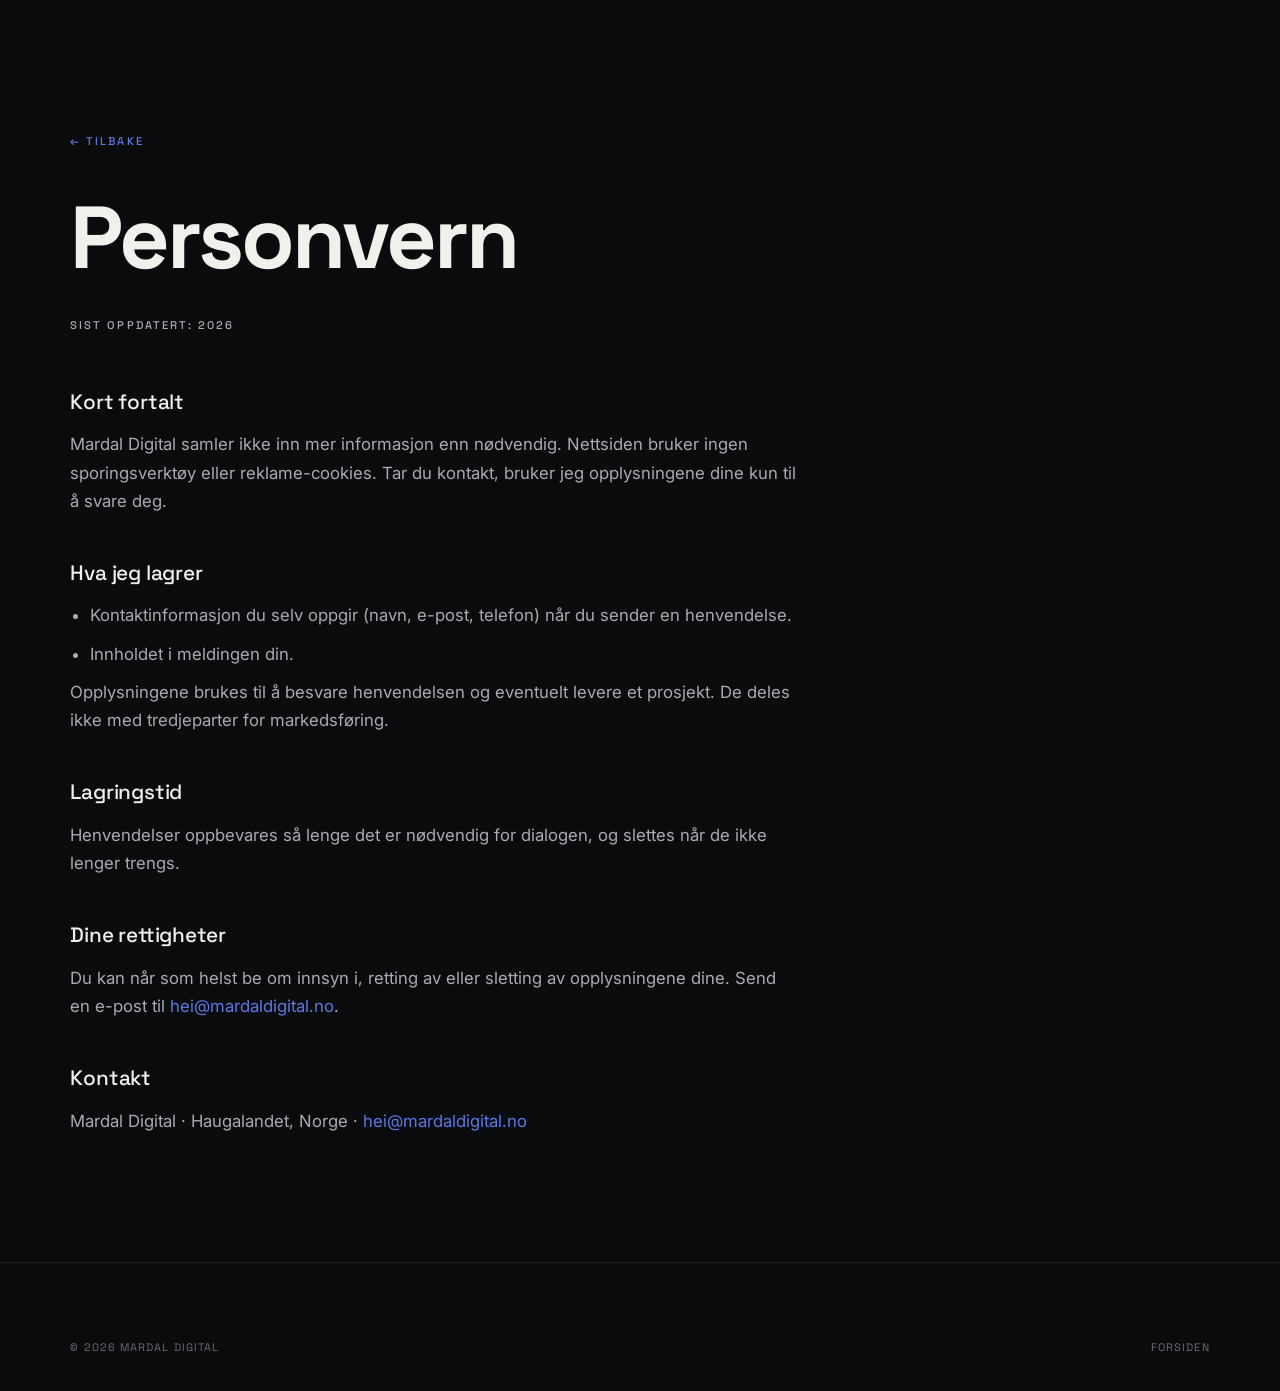
<file: personvern.html>
<!DOCTYPE html>
<html lang="nb">
<head>
  <meta charset="UTF-8">
  <meta name="viewport" content="width=device-width, initial-scale=1.0">
  <title>Personvern — Mardal Digital</title>
  <meta name="description" content="Personvernerklæring for Mardal Digital.">
  <meta name="robots" content="index, follow">
  <meta name="theme-color" content="#0C0C0D">
  <link rel="canonical" href="https://mardaldigital.no/personvern.html">
  <link rel="icon" type="image/svg+xml" href="assets/img/favicon.svg">
  <link rel="preconnect" href="https://fonts.googleapis.com">
  <link rel="preconnect" href="https://fonts.gstatic.com" crossorigin>
  <link rel="stylesheet" href="https://fonts.googleapis.com/css2?family=Space+Grotesk:wght@400;500;700&family=Inter:wght@400;500;600&display=swap">
  <link rel="stylesheet" href="css/styles.css">
  <style>
    .legal { max-width: 66ch; }
    .legal h1 {
      font-family: var(--display); font-weight: 700;
      font-size: clamp(2.6rem, 9vw, 5.5rem); letter-spacing: -0.035em;
      line-height: 0.9; margin-bottom: 2rem;
    }
    .legal h2 {
      font-family: var(--display); font-weight: 500;
      font-size: 1.3rem; letter-spacing: -0.01em;
      margin: 2.6rem 0 0.75rem;
    }
    .legal p, .legal li { color: var(--fg-2); line-height: 1.7; margin-bottom: 0.6rem; }
    .legal ul { padding-left: 1.2rem; }
    .legal a { color: var(--accent); }
    .back { display:inline-flex; align-items:center; gap:0.5rem; margin-bottom:3rem; }
  </style>
</head>
<body>
  <a class="skip-link" href="#main">Hopp til innhold</a>
  <div class="cursor" aria-hidden="true"><span class="cursor__label">Se</span></div>

  <main class="section" id="main" style="padding-top:clamp(6rem,14vh,10rem)">
    <div class="legal">
      <a class="back label" href="index.html">← Tilbake</a>
      <h1>Personvern</h1>
      <p class="label label--dim">Sist oppdatert: 2026</p>

      <h2>Kort fortalt</h2>
      <p>Mardal Digital samler ikke inn mer informasjon enn nødvendig. Nettsiden bruker
      ingen sporingsverktøy eller reklame-cookies. Tar du kontakt, bruker jeg opplysningene
      dine kun til å svare deg.</p>

      <h2>Hva jeg lagrer</h2>
      <ul>
        <li>Kontaktinformasjon du selv oppgir (navn, e-post, telefon) når du sender en henvendelse.</li>
        <li>Innholdet i meldingen din.</li>
      </ul>
      <p>Opplysningene brukes til å besvare henvendelsen og eventuelt levere et prosjekt.
      De deles ikke med tredjeparter for markedsføring.</p>

      <h2>Lagringstid</h2>
      <p>Henvendelser oppbevares så lenge det er nødvendig for dialogen, og slettes når de
      ikke lenger trengs.</p>

      <h2>Dine rettigheter</h2>
      <p>Du kan når som helst be om innsyn i, retting av eller sletting av opplysningene dine.
      Send en e-post til <a href="mailto:hei@mardaldigital.no">hei@mardaldigital.no</a>.</p>

      <h2>Kontakt</h2>
      <p>Mardal Digital · Haugalandet, Norge · <a href="mailto:hei@mardaldigital.no">hei@mardaldigital.no</a></p>
    </div>
  </main>

  <footer class="footer">
    <div class="footer__bar">
      <span>© <span id="year">2026</span> Mardal Digital</span>
      <span><a href="index.html">Forsiden</a></span>
    </div>
  </footer>

  <script src="js/main.js"></script>
</body>
</html>
</file>
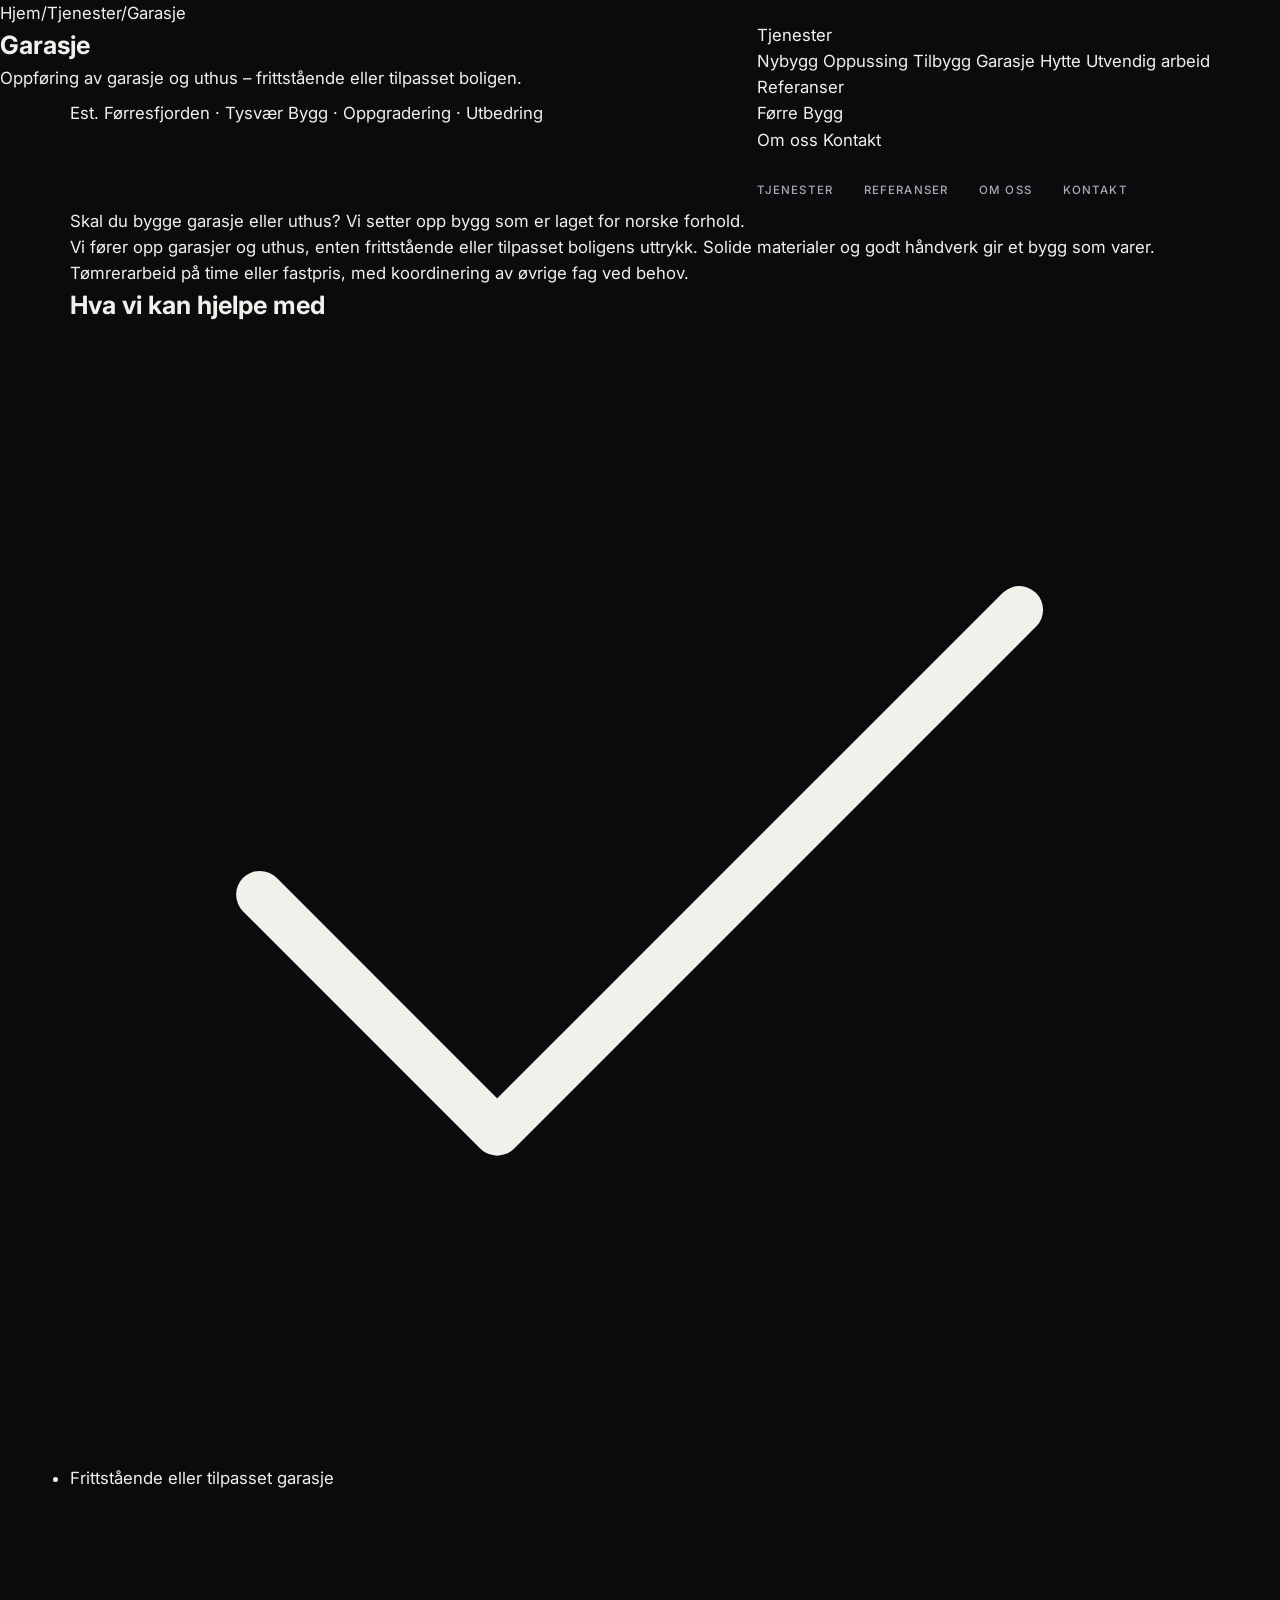
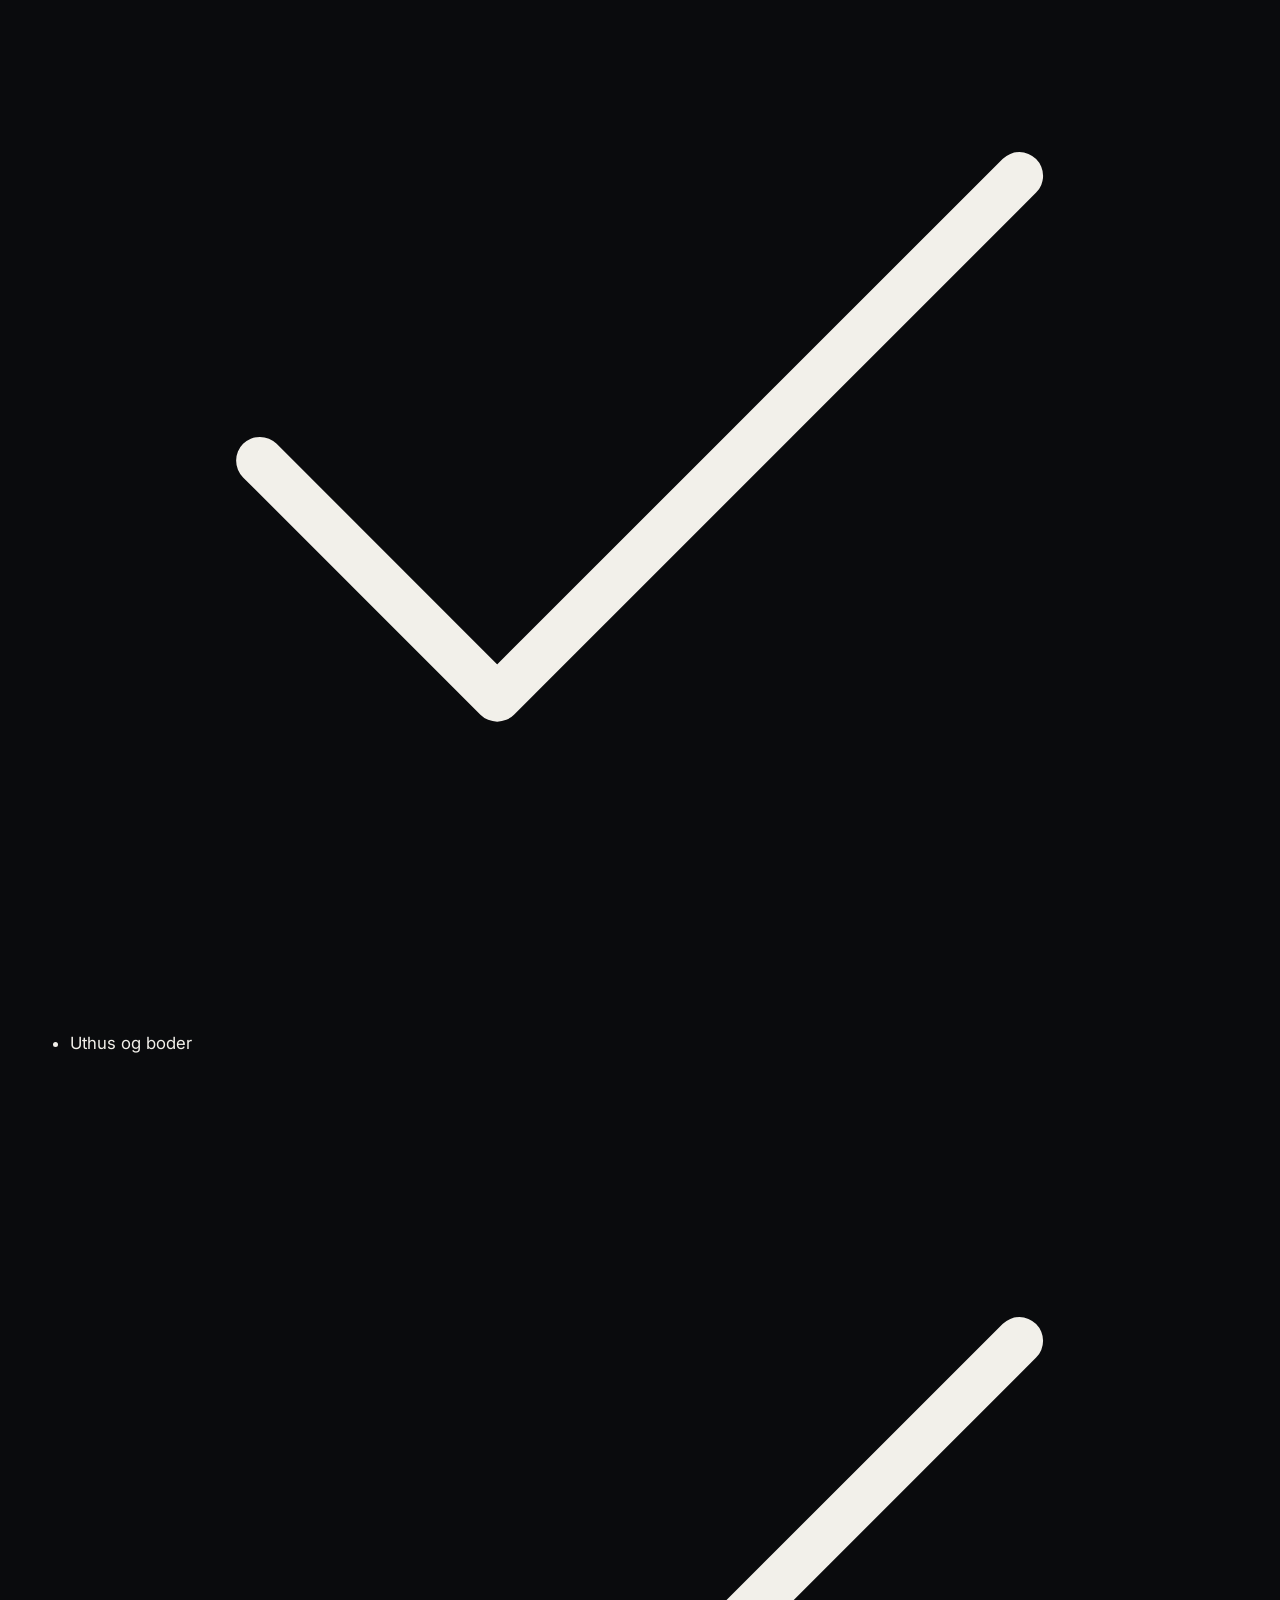
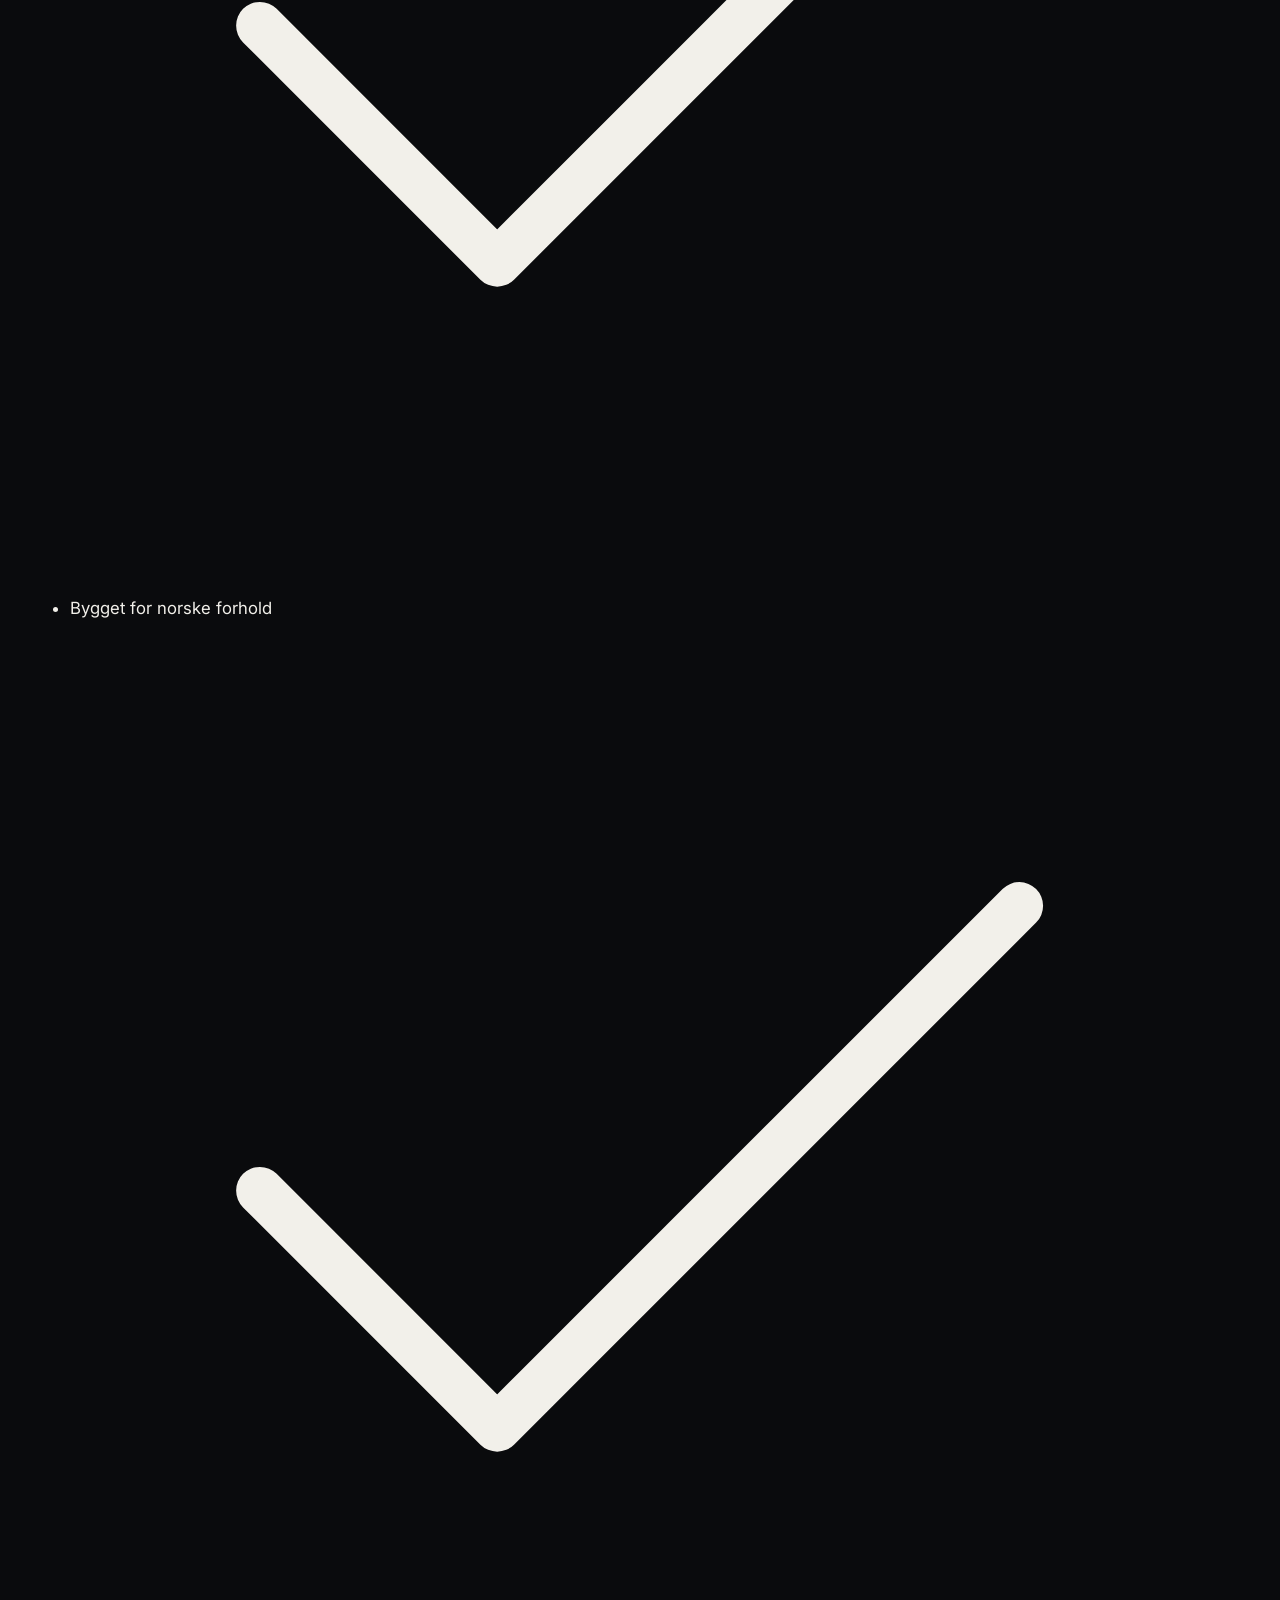
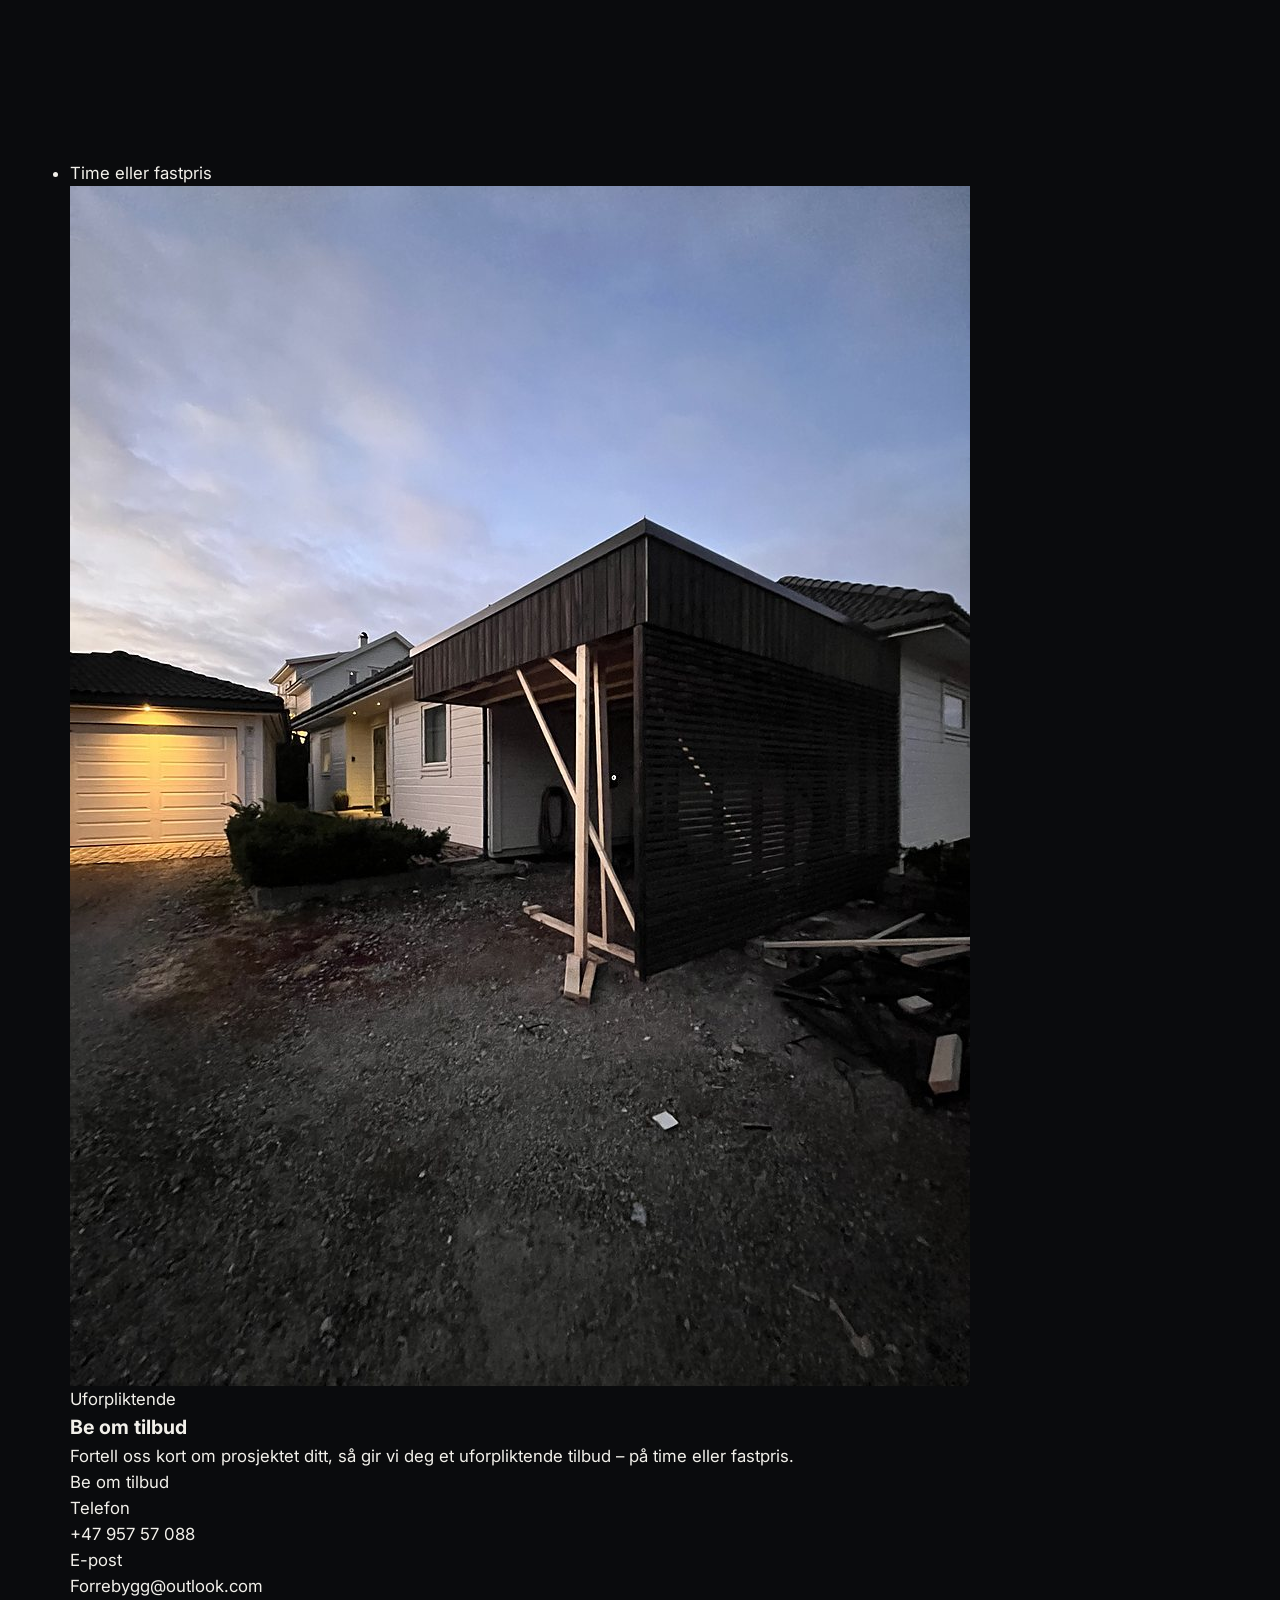
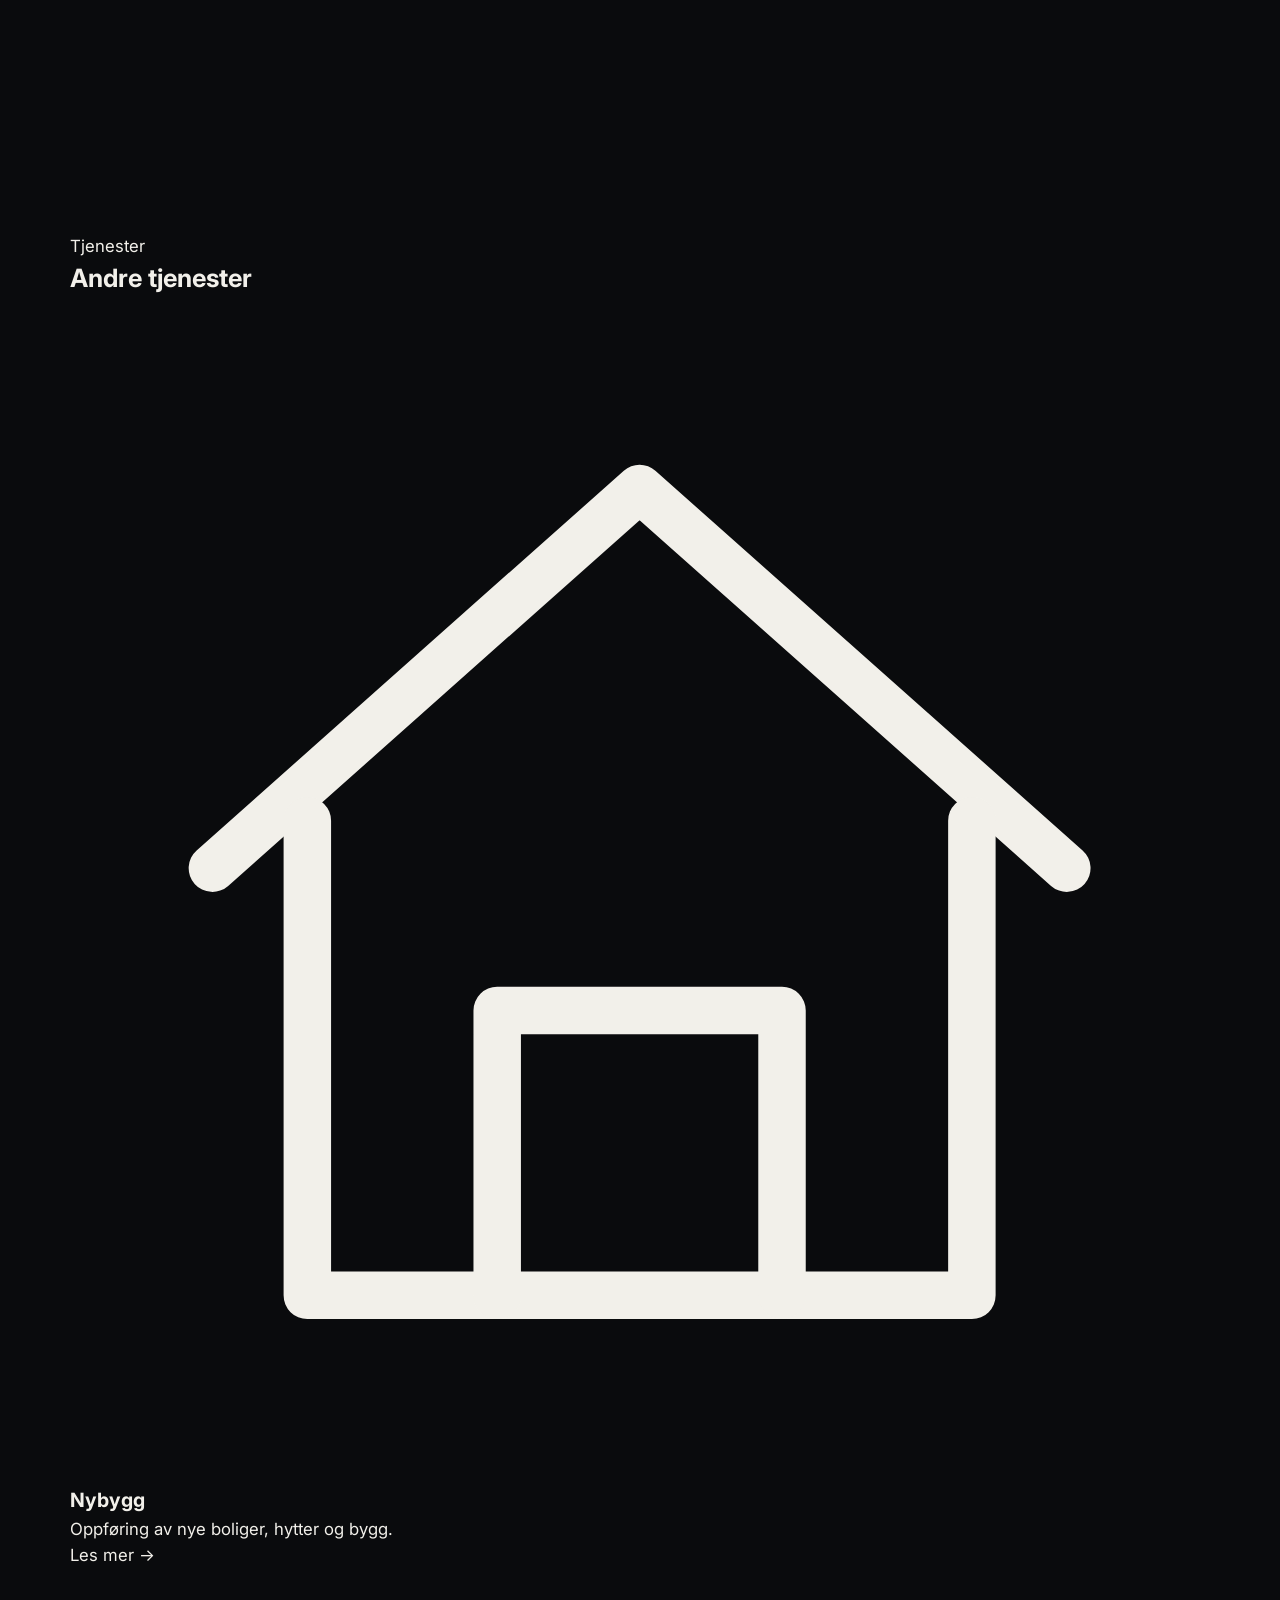
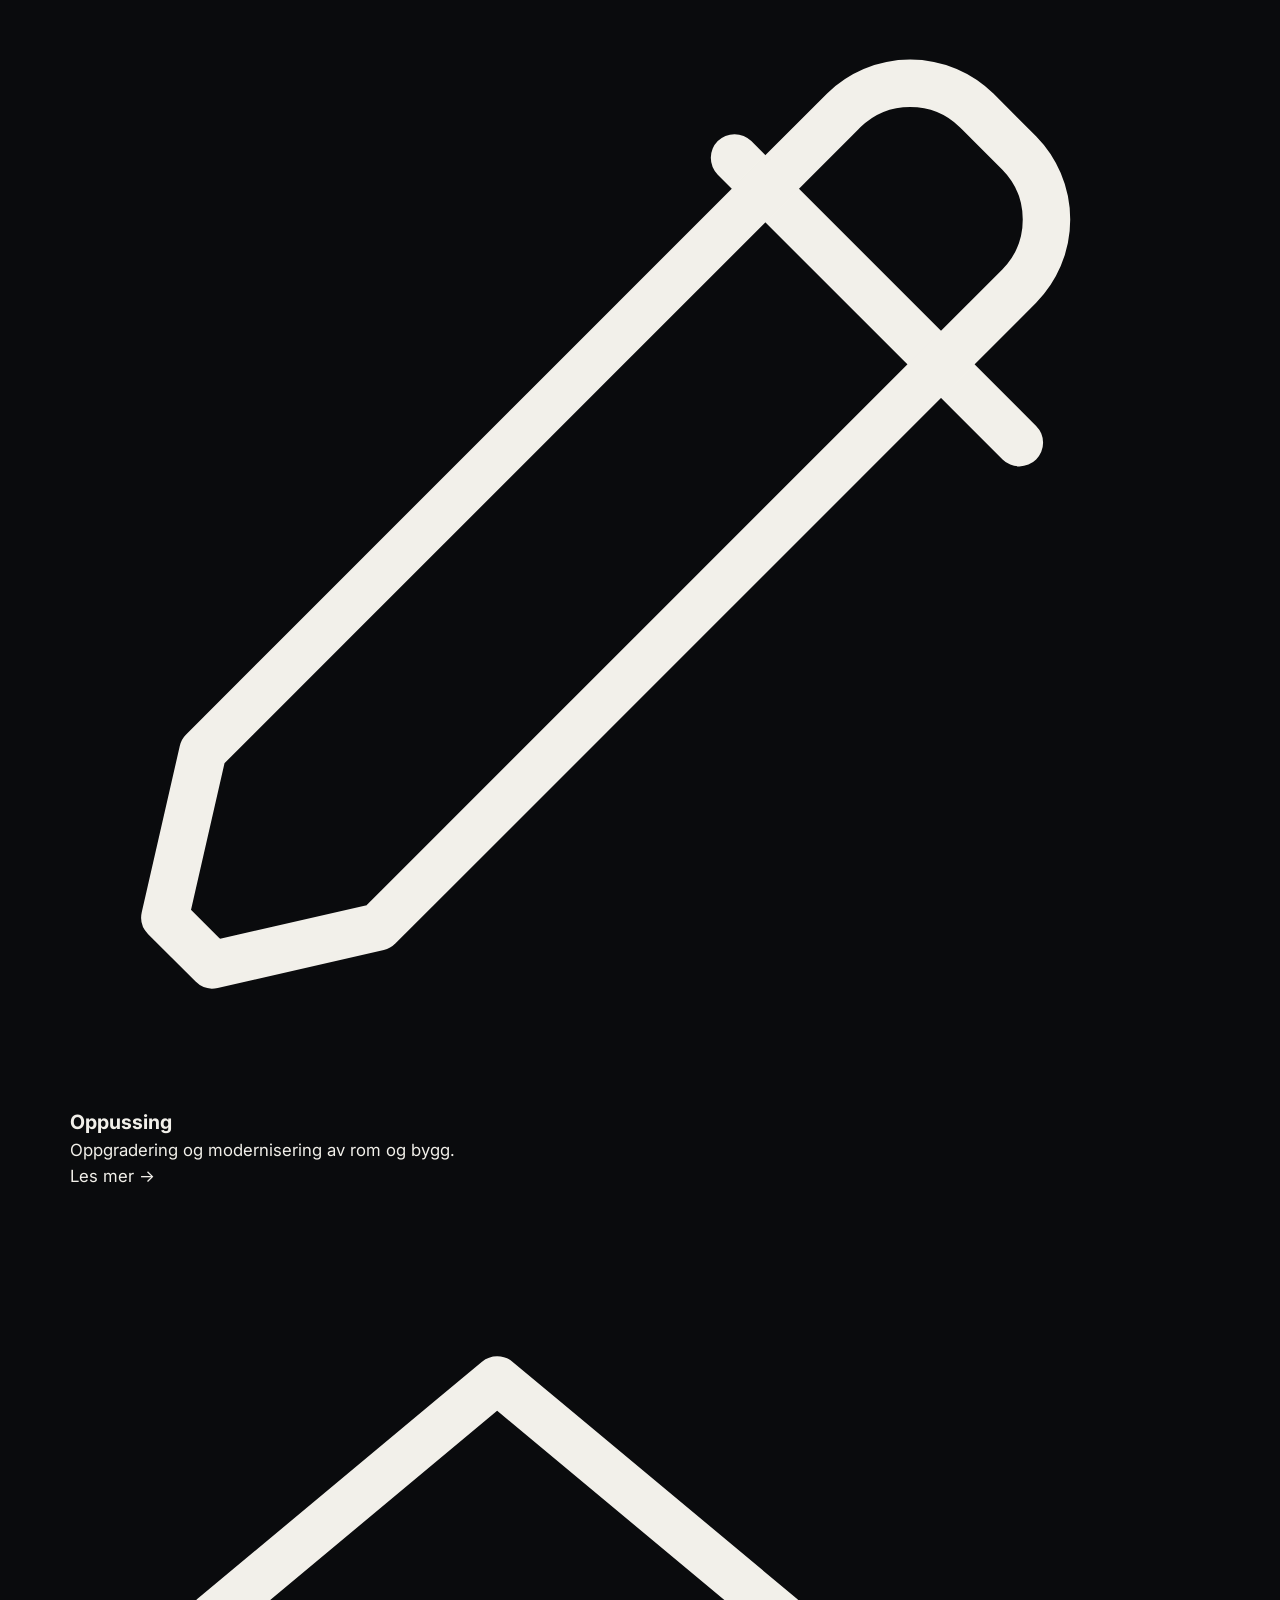
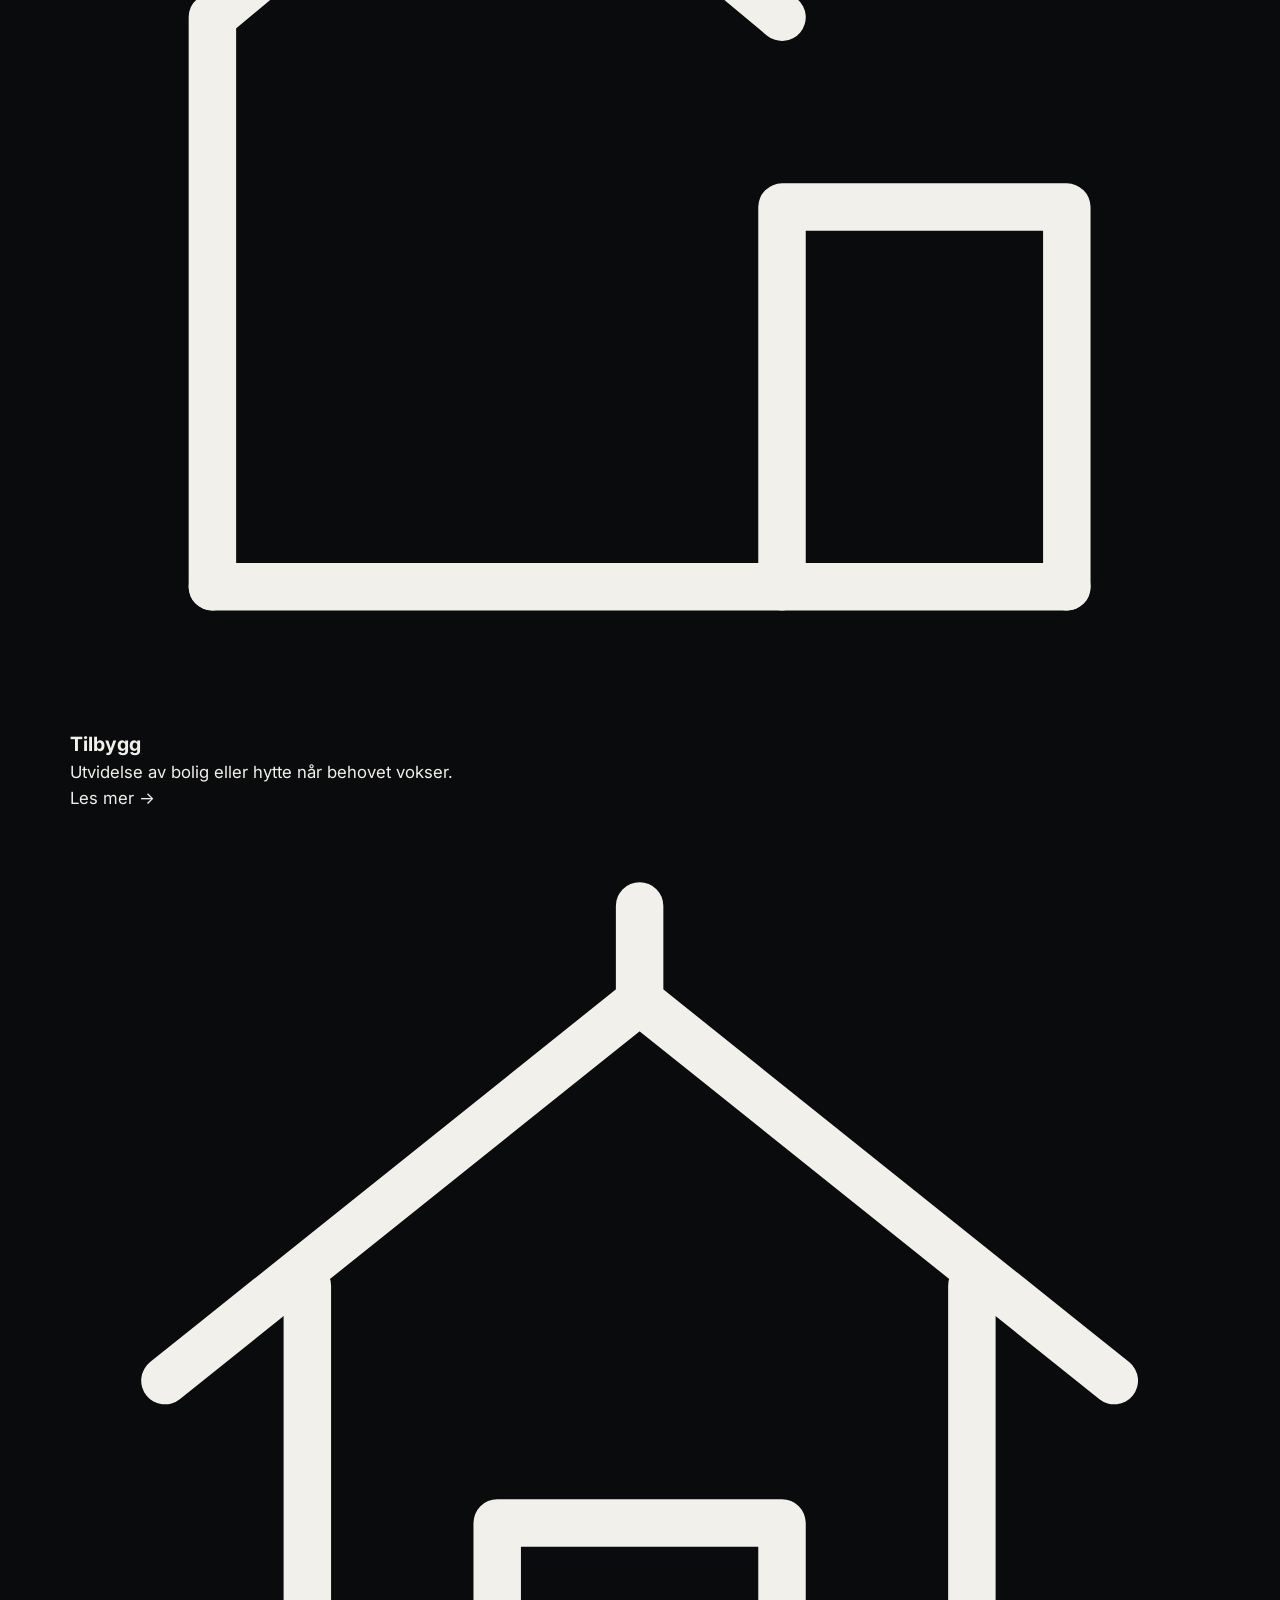
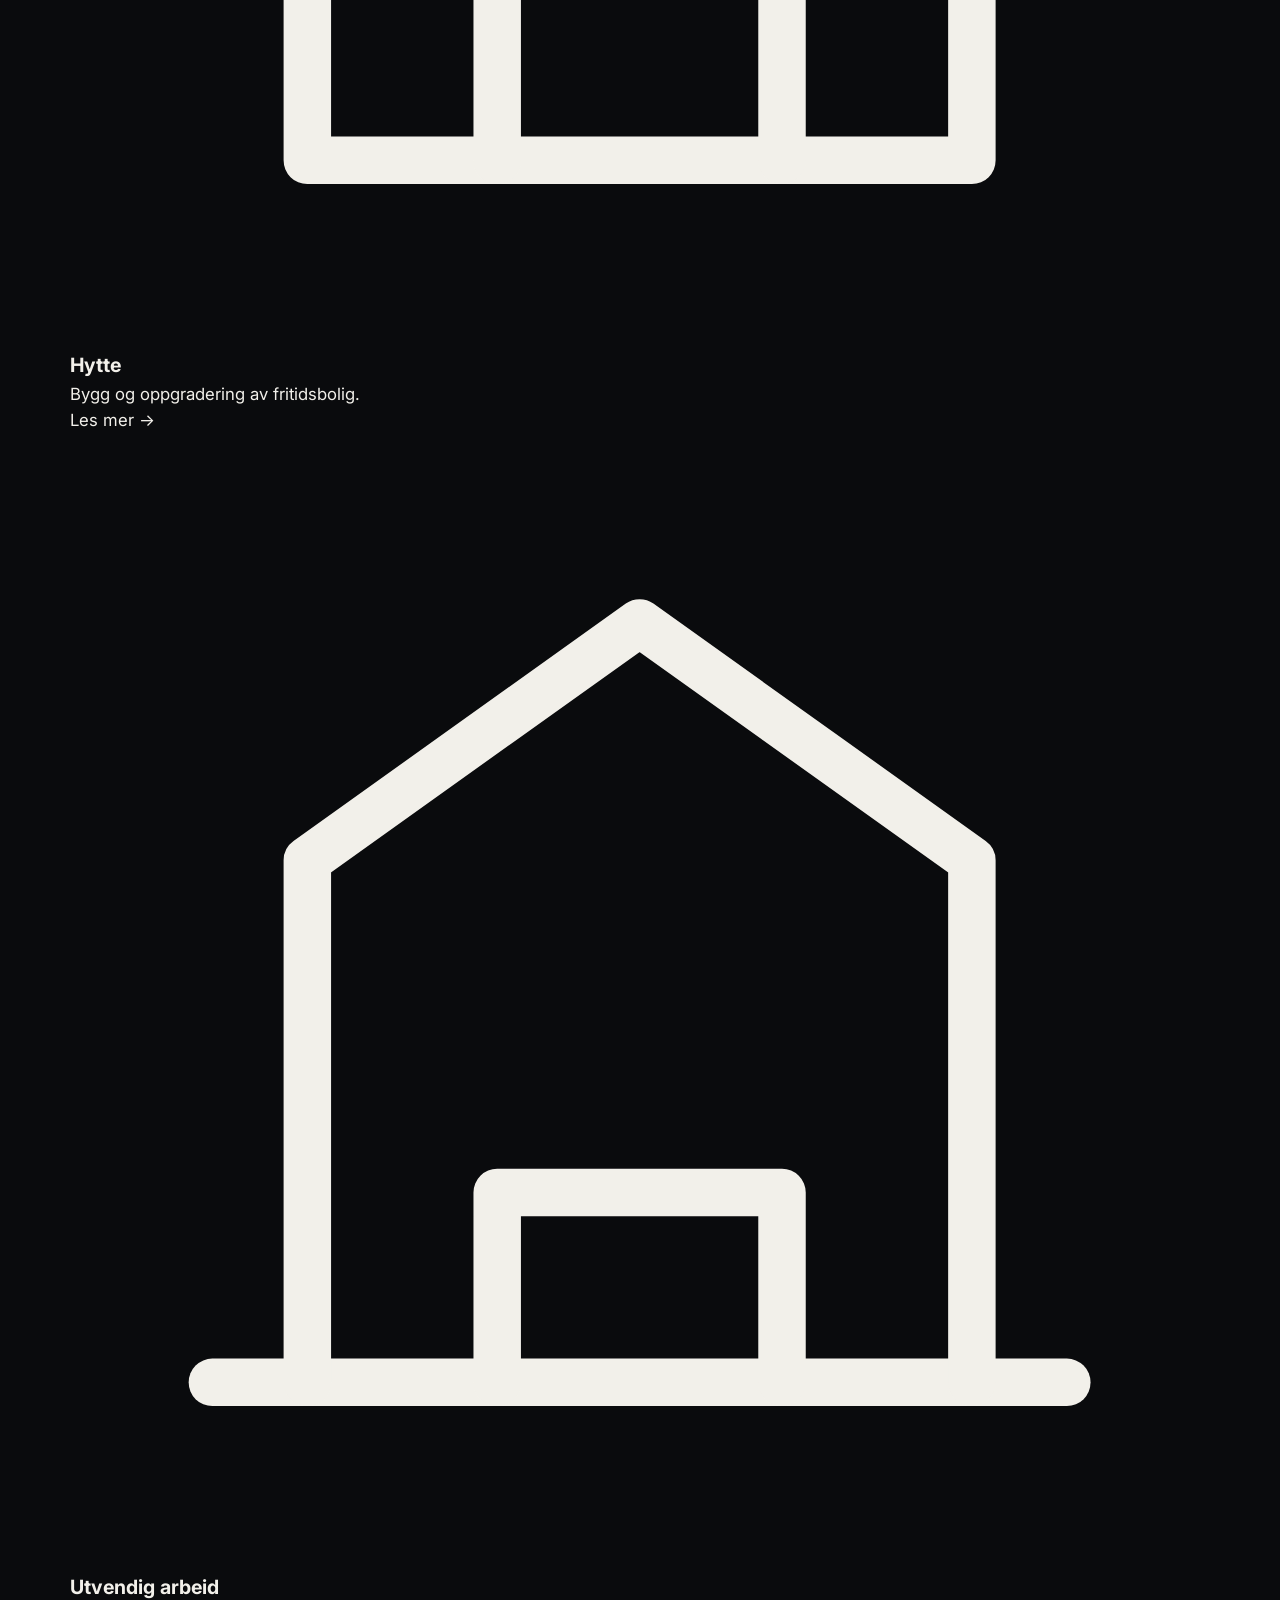
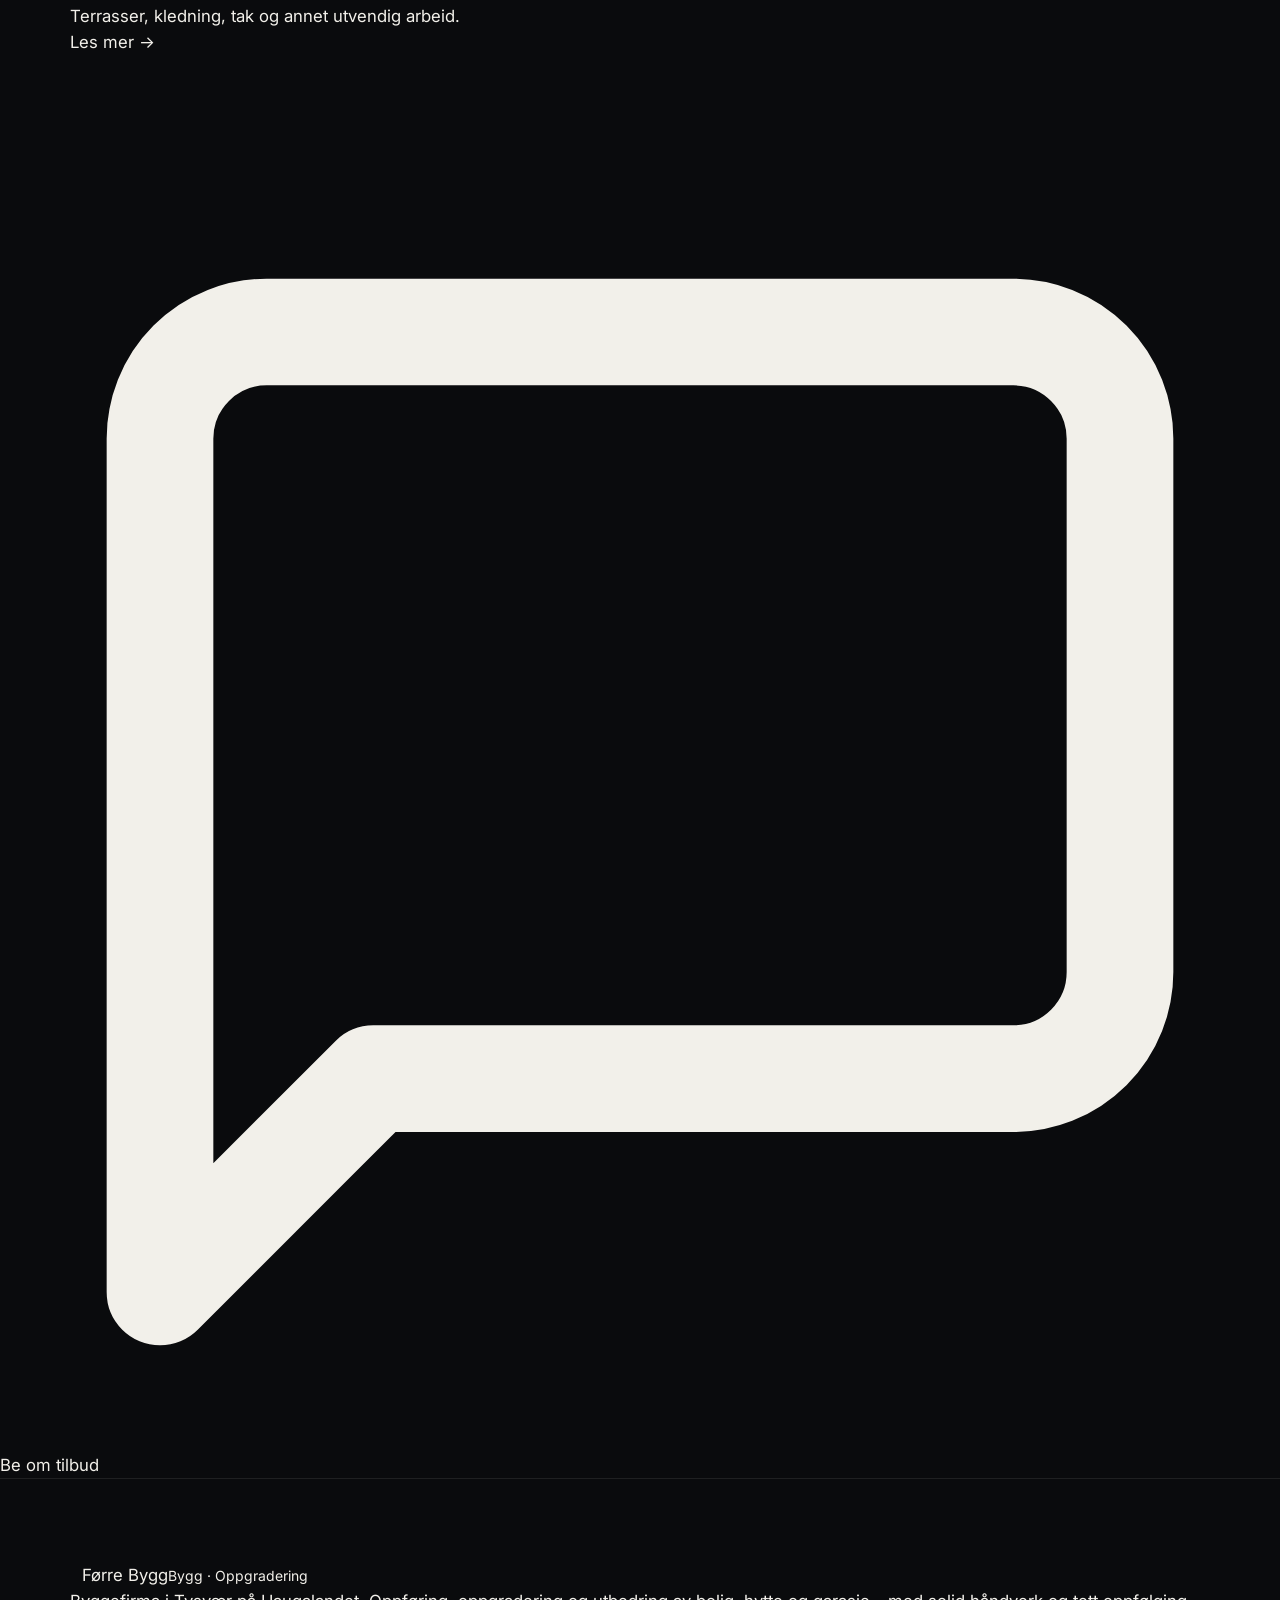
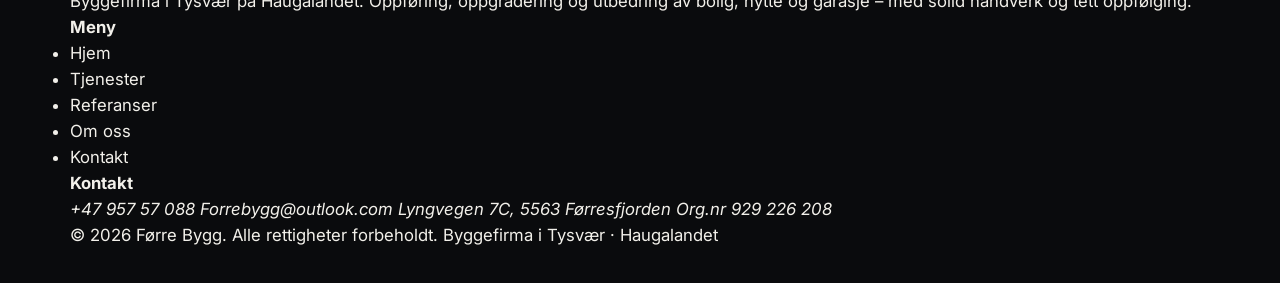
<file: tjeneste-garasje.html>
<!DOCTYPE html>
<html lang="nb">
<head>
  <meta charset="UTF-8">
  <meta name="viewport" content="width=device-width, initial-scale=1.0">
  <title>Garasje – Førre Bygg | Tysvær på Haugalandet</title>
  <meta name="description" content="Oppføring av garasje og uthus – frittstående eller tilpasset boligen.">
  <meta name="robots" content="index, follow">
  <meta name="theme-color" content="#161619">
  <link rel="icon" type="image/svg+xml" href="assets/img/favicon.svg">
  <link rel="preconnect" href="https://fonts.googleapis.com">
  <link rel="preconnect" href="https://fonts.gstatic.com" crossorigin>
  <link rel="stylesheet" href="https://fonts.googleapis.com/css2?family=Fraunces:ital,opsz,wght@0,9..144,400..600;1,9..144,400..500&family=Inter:wght@400;500;600;700&display=swap">
  <link rel="stylesheet" href="css/styles.css?v=31">
</head>
<body>
  <a class="skip-link" href="#main">Hopp til innhold</a>
  <header class="site-header">
    <div class="topline">
      <div class="container">
        <span>Est. Førresfjorden · Tysvær</span>
        <span>Bygg · Oppgradering · Utbedring</span>
      </div>
    </div>
    <div class="masthead">
      <div class="container masthead__row">
        <nav class="mast-nav mast-nav--left" aria-label="Meny venstre">
          <div class="mast-drop">
            <a href="index.html#tjenester" aria-haspopup="true">Tjenester</a>
            <div class="mast-drop__menu" role="menu">
              <a href="tjeneste-nybygg.html">Nybygg</a>
              <a href="tjeneste-oppussing.html">Oppussing</a>
              <a href="tjeneste-tilbygg.html">Tilbygg</a>
              <a href="tjeneste-garasje.html">Garasje</a>
              <a href="tjeneste-hytte.html">Hytte</a>
              <a href="tjeneste-utvendig.html">Utvendig arbeid</a>
            </div>
          </div>
          <a href="index.html#referanser">Referanser</a>
        </nav>
        <a href="index.html" class="masthead__brand" aria-label="Førre Bygg – forsiden">
          <span class="masthead__word">Førre&nbsp;Bygg</span>
        </a>
        <nav class="mast-nav mast-nav--right" aria-label="Meny høyre">
          <a href="index.html#om-oss">Om oss</a>
          <a href="index.html#kontakt">Kontakt</a>
        </nav>
        <button class="nav-toggle" id="navToggle" aria-label="Åpne meny" aria-expanded="false" aria-controls="primaryNav"><span></span></button>
        <nav class="nav" id="primaryNav" aria-label="Hovedmeny">
          <a href="index.html#tjenester">Tjenester</a>
          <a href="index.html#referanser">Referanser</a>
          <a href="index.html#om-oss">Om oss</a>
          <a href="index.html#kontakt">Kontakt</a>
        </nav>
      </div>
    </div>
  </header>

  <main id="main">
    <section class="subhero">
      <div class="container">
        <nav class="breadcrumb" aria-label="Sti"><a href="index.html">Hjem</a><span>/</span><a href="index.html#tjenester">Tjenester</a><span>/</span>Garasje</nav>
        <h1>Garasje</h1>
        <p class="subhero__sub">Oppføring av garasje og uthus – frittstående eller tilpasset boligen.</p>
      </div>
    </section>

    <section class="section">
      <div class="container">
        <div class="svc-detail">
          <div class="svc-detail__main">
            <p class="svc-detail__lead">Skal du bygge garasje eller uthus? Vi setter opp bygg som er laget for norske forhold.</p>
            <p>Vi fører opp garasjer og uthus, enten frittstående eller tilpasset boligens uttrykk. Solide materialer og godt håndverk gir et bygg som varer.</p>
            <p>Tømrerarbeid på time eller fastpris, med koordinering av øvrige fag ved behov.</p>
            <h2>Hva vi kan hjelpe med</h2>
            <ul class="ticks">
              <li><svg viewBox="0 0 24 24" fill="none" stroke="currentColor" stroke-linecap="round" stroke-linejoin="round"><path d="M20 6L9 17l-5-5"/></svg><span>Frittstående eller tilpasset garasje</span></li>
              <li><svg viewBox="0 0 24 24" fill="none" stroke="currentColor" stroke-linecap="round" stroke-linejoin="round"><path d="M20 6L9 17l-5-5"/></svg><span>Uthus og boder</span></li>
              <li><svg viewBox="0 0 24 24" fill="none" stroke="currentColor" stroke-linecap="round" stroke-linejoin="round"><path d="M20 6L9 17l-5-5"/></svg><span>Bygget for norske forhold</span></li>
              <li><svg viewBox="0 0 24 24" fill="none" stroke="currentColor" stroke-linecap="round" stroke-linejoin="round"><path d="M20 6L9 17l-5-5"/></svg><span>Time eller fastpris</span></li>
            </ul>
          </div>
          <aside class="svc-aside">
            <figure class="svc-aside__figure"><img src="assets/img/projects/garasje-1.jpg" alt="Garasje – Førre Bygg" loading="lazy" onerror="this.onerror=null;this.src='assets/img/ph-bolig.svg'"></figure>
            <div class="side-card">
              <span class="side-card__eyebrow">Uforpliktende</span>
              <h3>Be om tilbud</h3>
              <p>Fortell oss kort om prosjektet ditt, så gir vi deg et uforpliktende tilbud – på time eller fastpris.</p>
              <a href="index.html#kontakt" class="btn btn--ink btn--lg">Be om tilbud</a>
              <div class="side-card__info">
                <div><span>Telefon</span><br><a href="tel:+4795757088">+47 957 57 088</a></div>
                <div><span>E-post</span><br><a href="mailto:Forrebygg@outlook.com">Forrebygg@outlook.com</a></div>
              </div>
            </div>
          </aside>
        </div>
      </div>
    </section>

    <section class="section section--tint">
      <div class="container">
        <div class="section-head">
          <span class="eyebrow">Tjenester</span>
          <h2>Andre tjenester</h2>
        </div>
        <div class="svc-grid" style="margin-top:clamp(32px,4vw,48px)">
          <a class="svc" href="tjeneste-nybygg.html">
            <div class="svc__icon"><svg viewBox="0 0 24 24" fill="none" stroke="currentColor" stroke-linecap="round" stroke-linejoin="round"><path d="M3 11l9-8 9 8"/><path d="M5 10v10h14V10"/><path d="M9 20v-6h6v6"/></svg></div>
            <h3>Nybygg</h3>
            <p>Oppføring av nye boliger, hytter og bygg.</p>
            <span class="svc__more">Les mer →</span>
          </a>
          <a class="svc" href="tjeneste-oppussing.html">
            <div class="svc__icon"><svg viewBox="0 0 24 24" fill="none" stroke="currentColor" stroke-linecap="round" stroke-linejoin="round"><path d="M14 4l6 6"/><path d="M3 21l3.5-.8L20 6.7a2 2 0 0 0 0-2.8l-.9-.9a2 2 0 0 0-2.8 0L2.8 16.5 2 20z"/></svg></div>
            <h3>Oppussing</h3>
            <p>Oppgradering og modernisering av rom og bygg.</p>
            <span class="svc__more">Les mer →</span>
          </a>
          <a class="svc" href="tjeneste-tilbygg.html">
            <div class="svc__icon"><svg viewBox="0 0 24 24" fill="none" stroke="currentColor" stroke-linecap="round" stroke-linejoin="round"><path d="M3 21V9l6-5 6 5"/><path d="M15 21V13h6v8"/><path d="M3 21h18"/></svg></div>
            <h3>Tilbygg</h3>
            <p>Utvidelse av bolig eller hytte når behovet vokser.</p>
            <span class="svc__more">Les mer →</span>
          </a>
          <a class="svc" href="tjeneste-hytte.html">
            <div class="svc__icon"><svg viewBox="0 0 24 24" fill="none" stroke="currentColor" stroke-linecap="round" stroke-linejoin="round"><path d="M2 12l10-8 10 8"/><path d="M5 10v10h14V10"/><path d="M9 20v-5h6v5"/><path d="M12 4V2"/></svg></div>
            <h3>Hytte</h3>
            <p>Bygg og oppgradering av fritidsbolig.</p>
            <span class="svc__more">Les mer →</span>
          </a>
          <a class="svc" href="tjeneste-utvendig.html">
            <div class="svc__icon"><svg viewBox="0 0 24 24" fill="none" stroke="currentColor" stroke-linecap="round" stroke-linejoin="round"><path d="M3 20h18"/><path d="M5 20V9l7-5 7 5v11"/><path d="M9 20v-4h6v4"/></svg></div>
            <h3>Utvendig arbeid</h3>
            <p>Terrasser, kledning, tak og annet utvendig arbeid.</p>
            <span class="svc__more">Les mer →</span>
          </a>
        </div>
      </div>
    </section>
  </main>
  <a href="index.html#kontakt" class="cta-float is-visible" id="ctaFloat" aria-label="Be om uforpliktende tilbud">
    <svg viewBox="0 0 24 24" fill="none" stroke="currentColor" stroke-width="2" stroke-linecap="round" stroke-linejoin="round" aria-hidden="true"><path d="M21 15a2 2 0 0 1-2 2H7l-4 4V5a2 2 0 0 1 2-2h14a2 2 0 0 1 2 2z"/></svg>
    <span>Be om tilbud</span>
  </a>
  <footer class="footer">
    <div class="container">
      <div class="footer__grid">
        <div>
          <a href="index.html" class="brand">
            <span class="footer__mark"><svg viewBox="0 0 24 24" fill="none" stroke="currentColor" stroke-width="1.7" stroke-linecap="round" stroke-linejoin="round"><path d="M3 11l9-8 9 8"/><path d="M5 10v10h14V10"/><path d="M9 20v-6h6v6"/></svg></span>
            <span class="footer__brandname">Førre Bygg<small>Bygg · Oppgradering</small></span>
          </a>
          <p class="footer__about">Byggefirma i Tysvær på Haugalandet. Oppføring, oppgradering og utbedring av bolig, hytte og garasje – med solid håndverk og tett oppfølging.</p>
        </div>
        <div>
          <h4>Meny</h4>
          <ul>
            <li><a href="index.html#hjem">Hjem</a></li>
            <li><a href="index.html#tjenester">Tjenester</a></li>
            <li><a href="index.html#referanser">Referanser</a></li>
            <li><a href="index.html#om-oss">Om oss</a></li>
            <li><a href="index.html#kontakt">Kontakt</a></li>
          </ul>
        </div>
        <div>
          <h4>Kontakt</h4>
          <address>
            <a href="tel:+4795757088">+47 957 57 088</a>
            <a href="mailto:Forrebygg@outlook.com">Forrebygg@outlook.com</a>
            <span>Lyngvegen 7C, 5563 Førresfjorden</span>
            <span>Org.nr 929 226 208</span>
          </address>
        </div>
      </div>
      <div class="footer__bottom">
        <span>© <span id="year">2026</span> Førre Bygg. Alle rettigheter forbeholdt.</span>
        <span>Byggefirma i Tysvær · Haugalandet</span>
      </div>
    </div>
  </footer>

  <script src="js/main.js?v=6" defer></script>
</body>
</html>
</file>
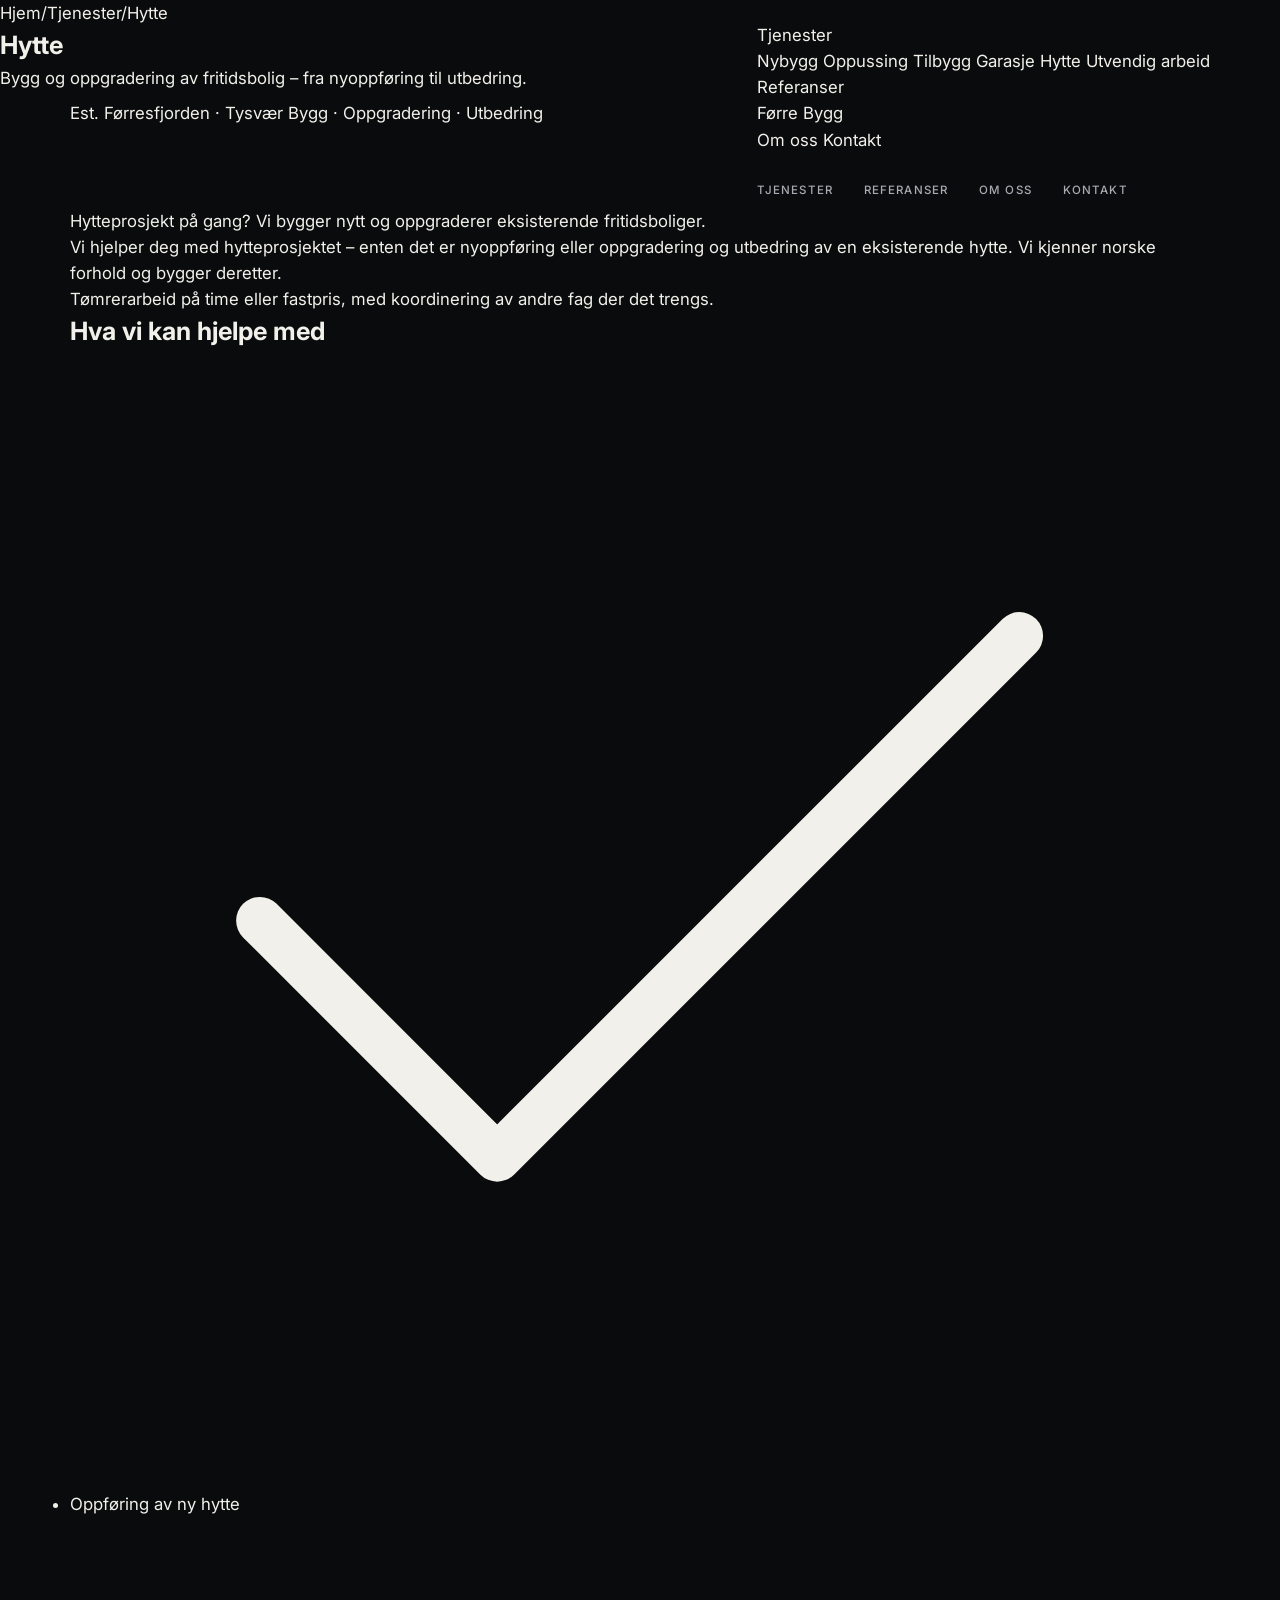
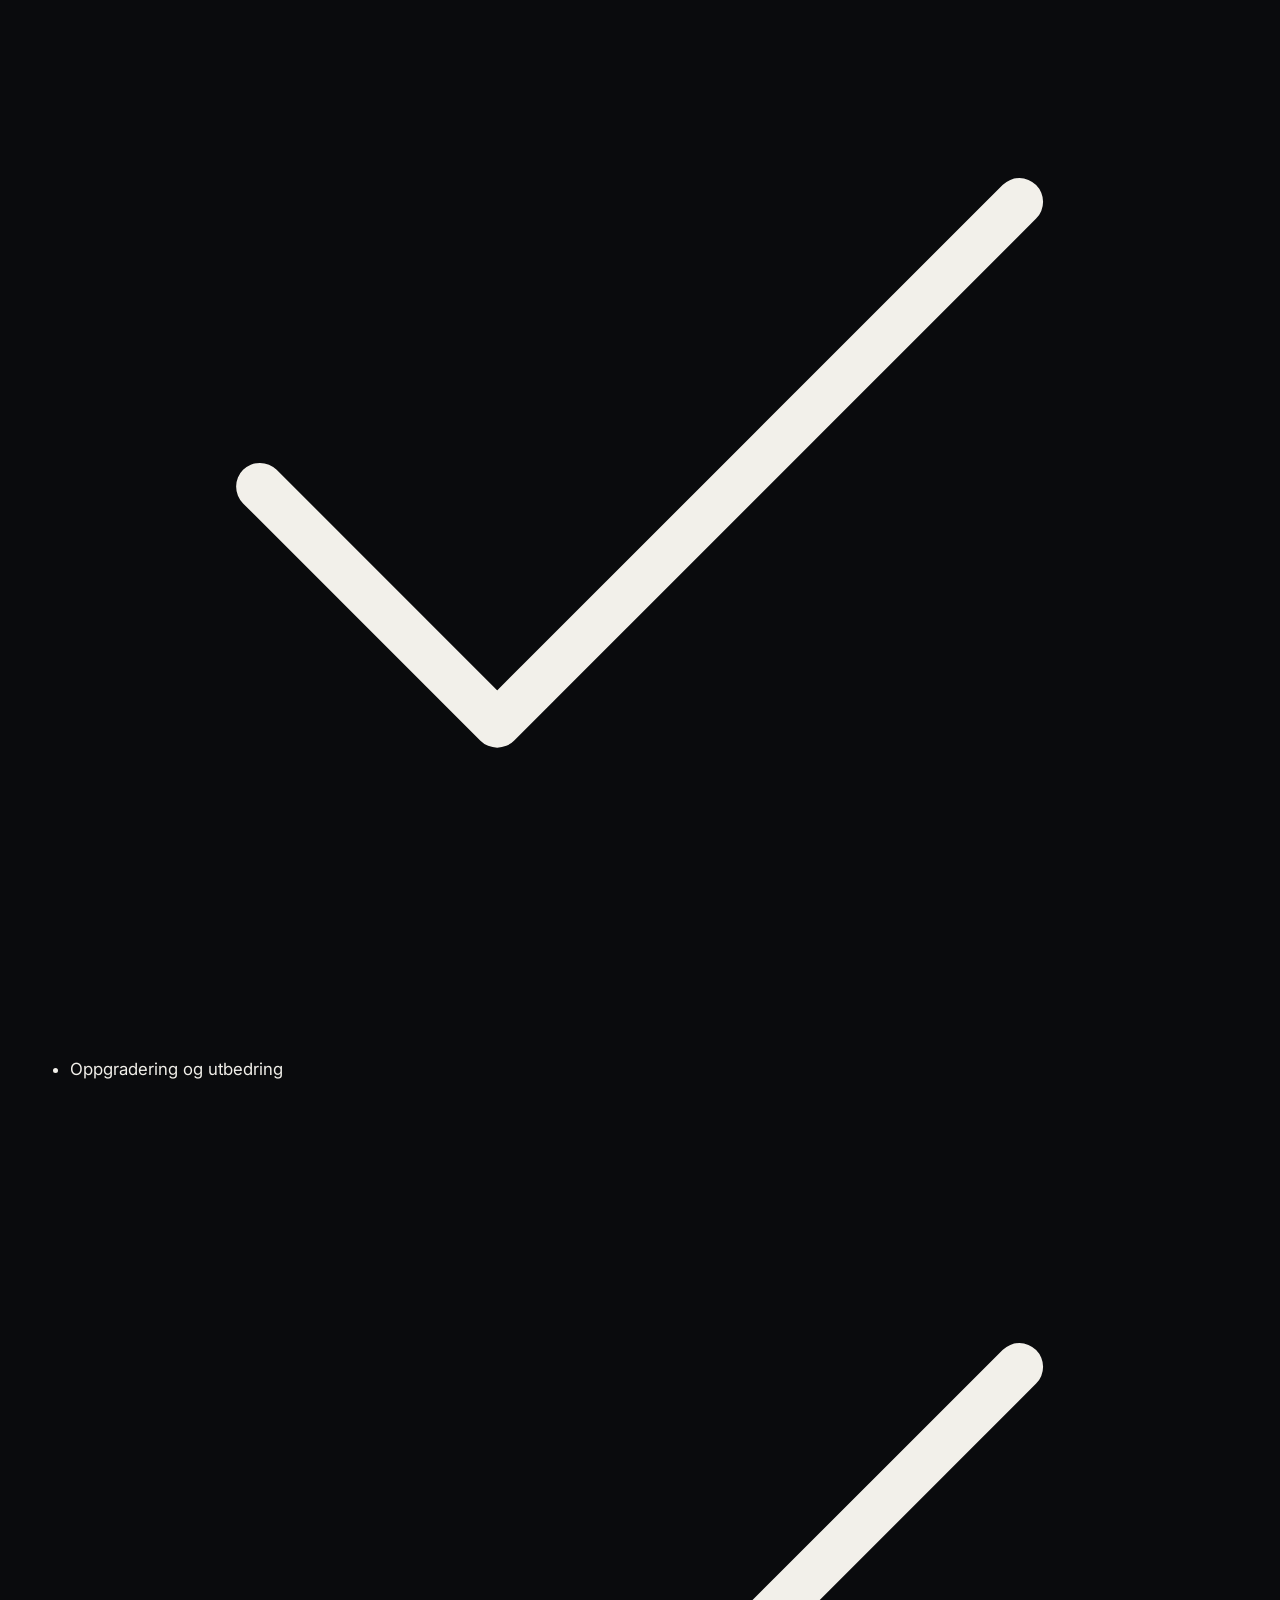
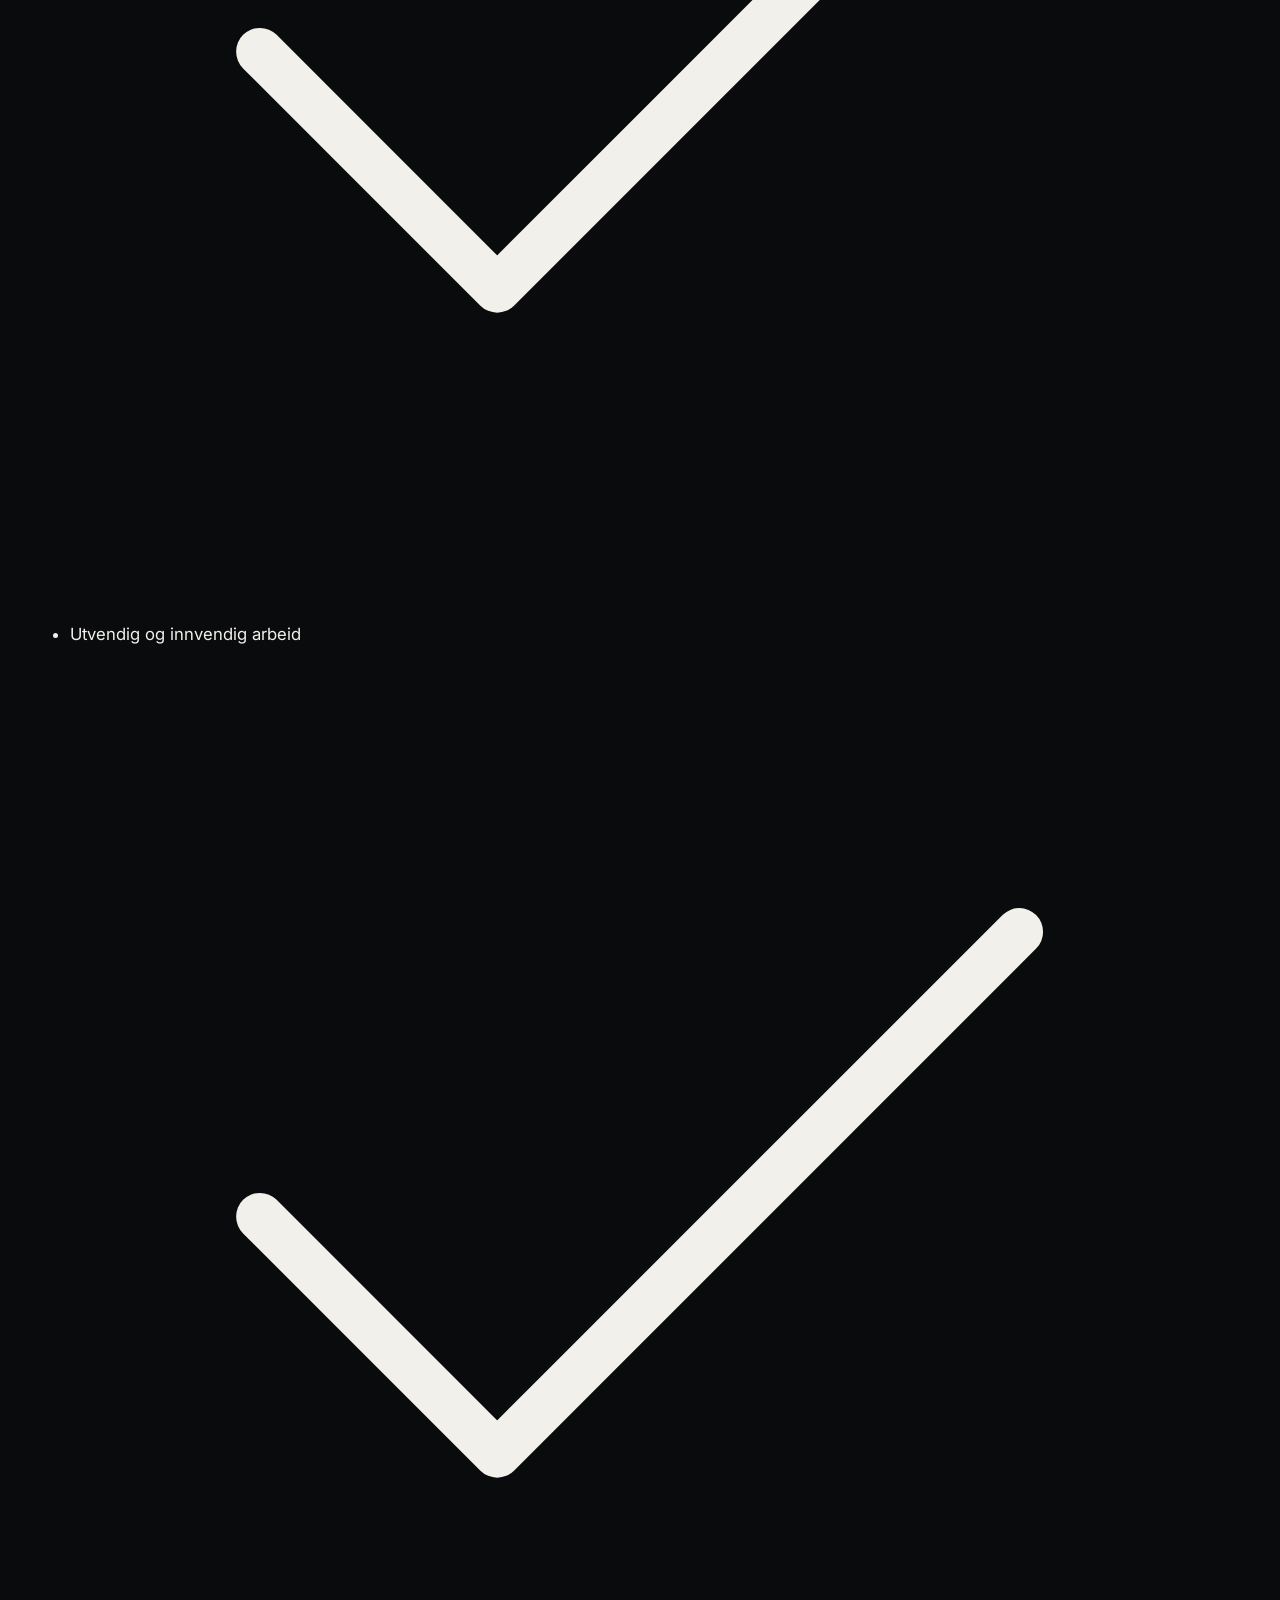
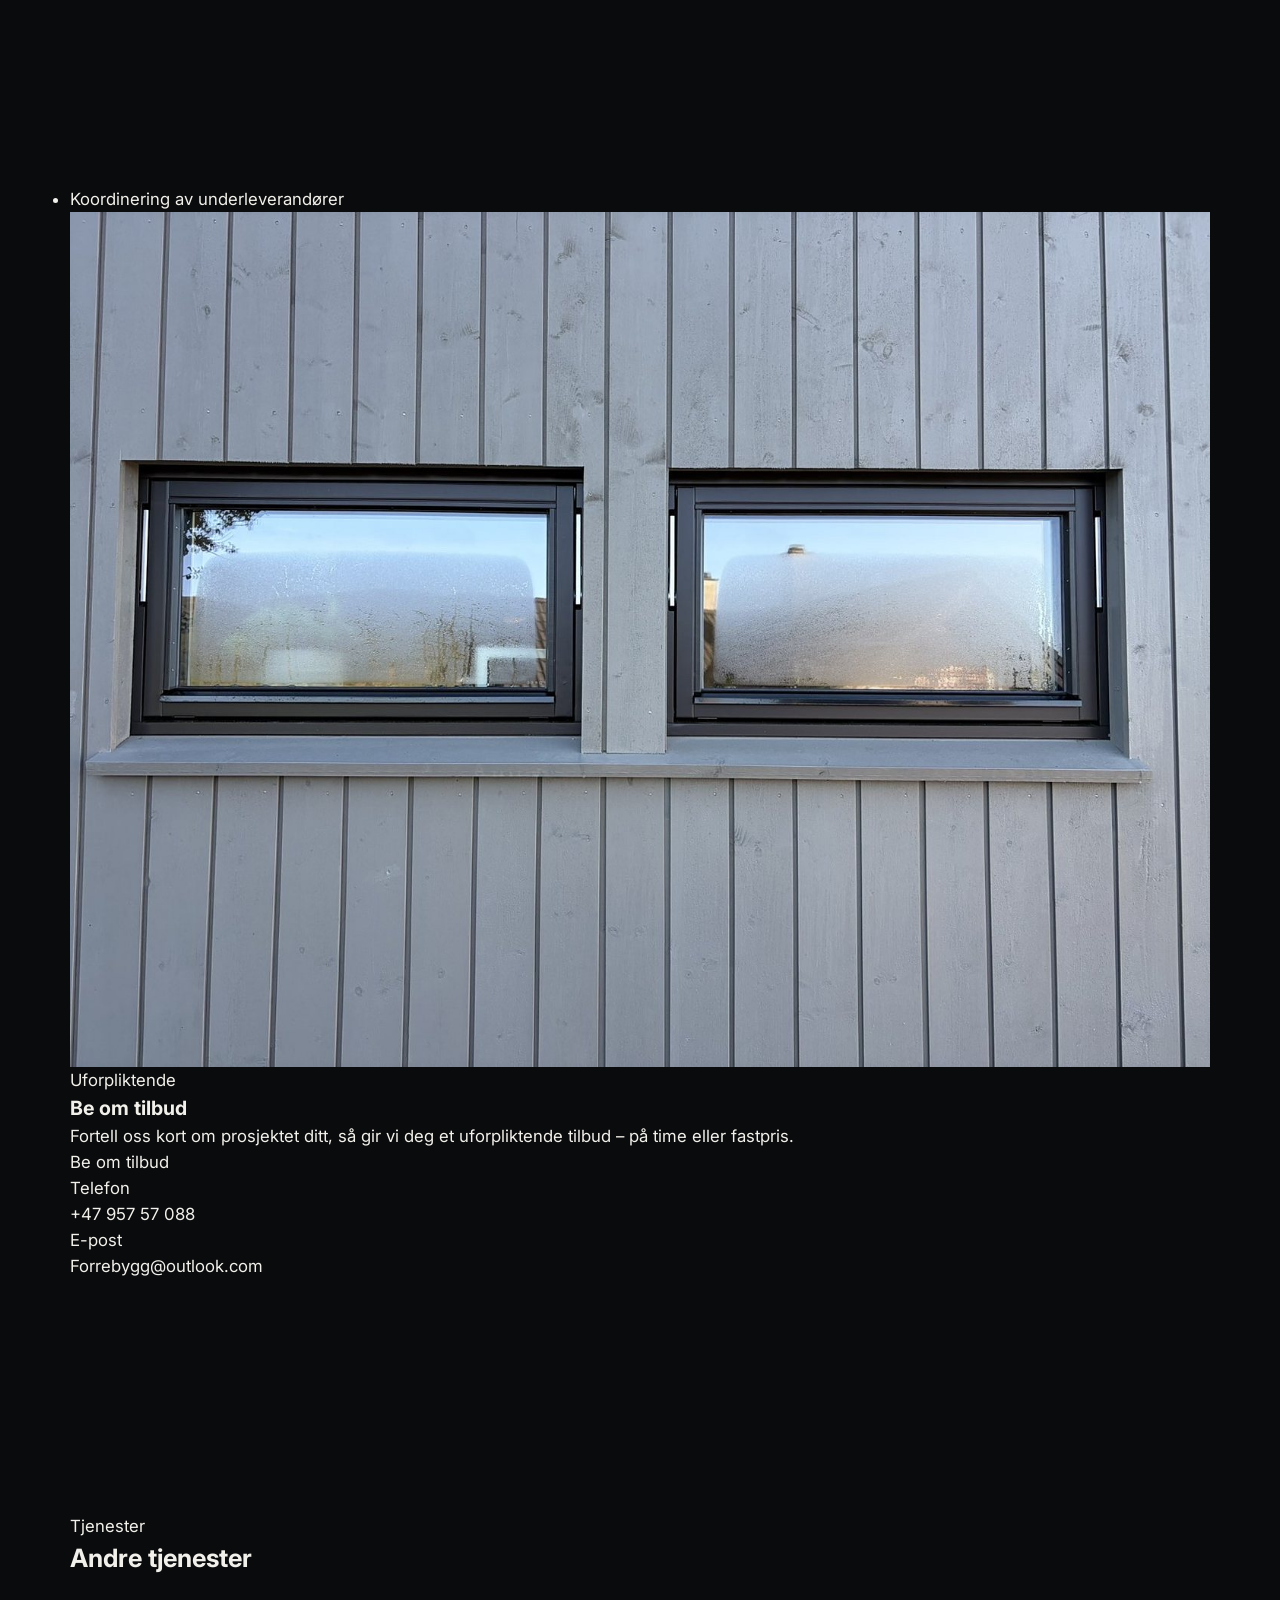
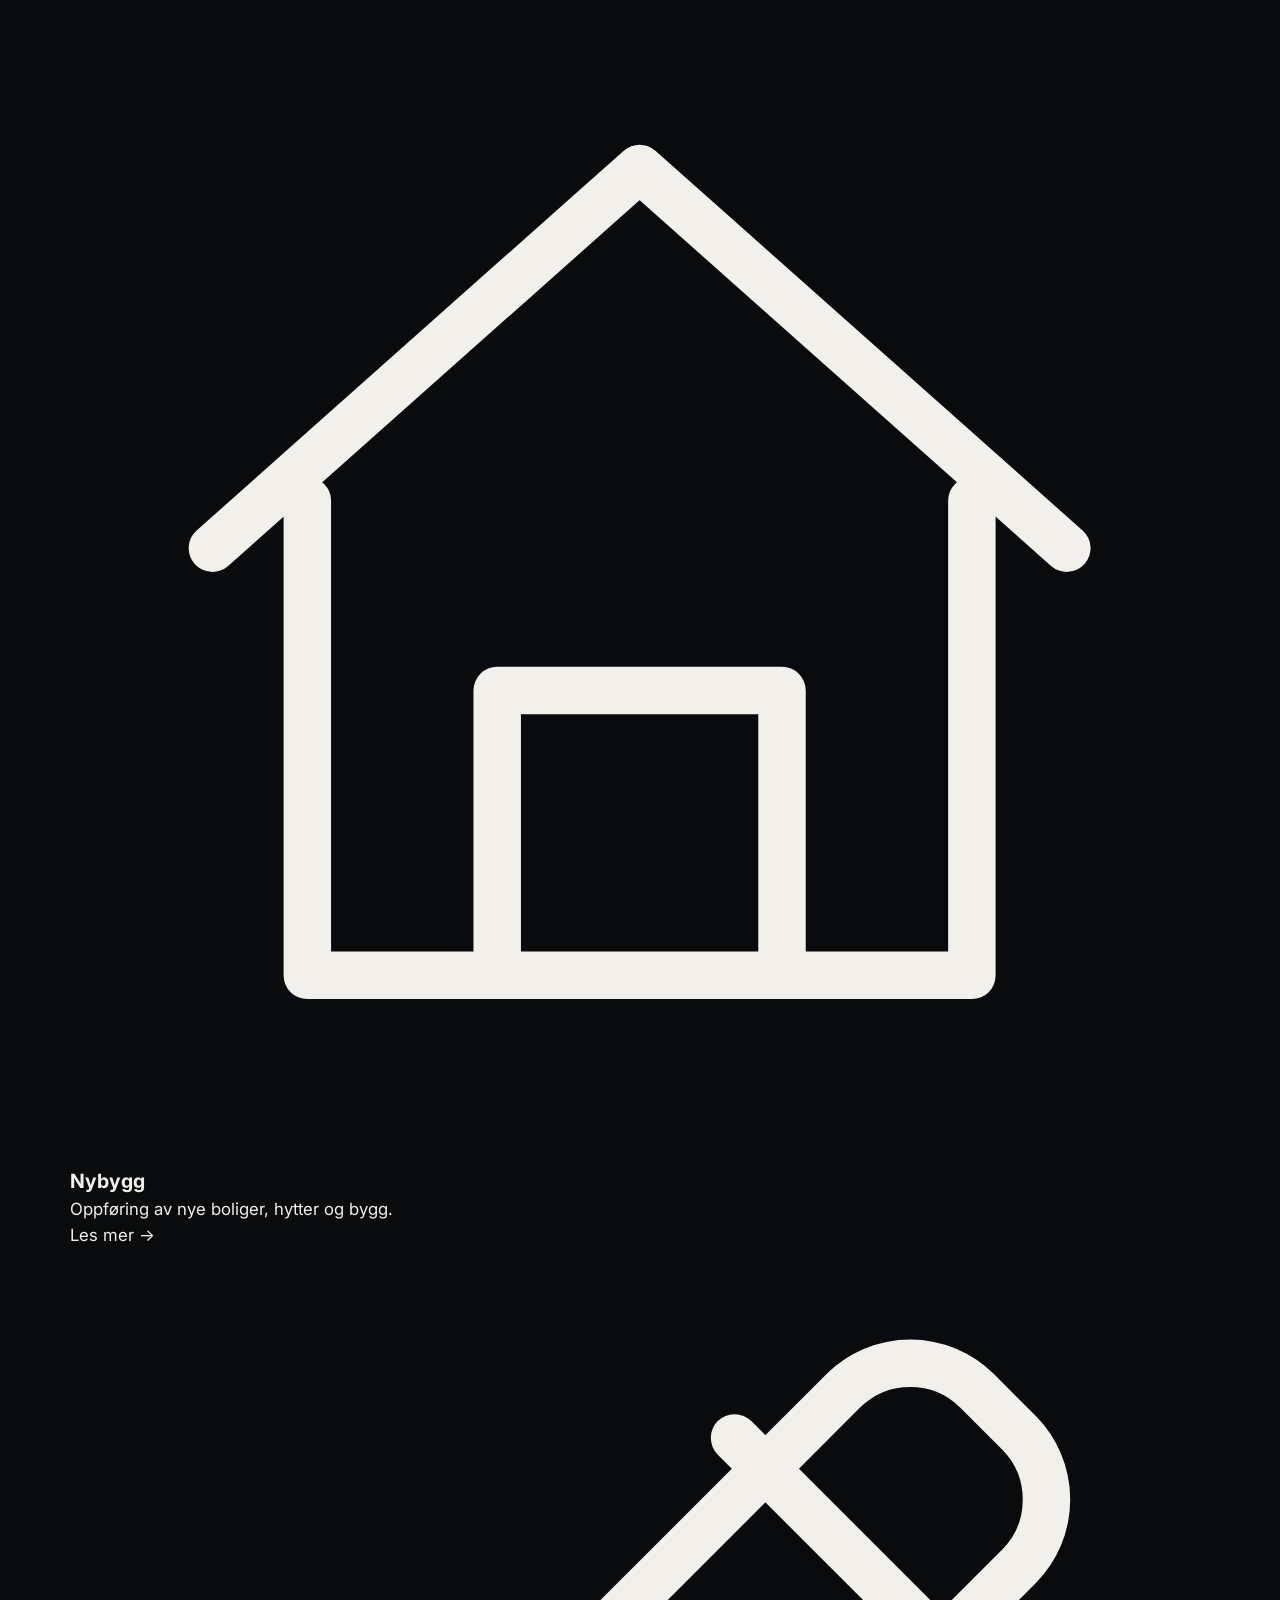
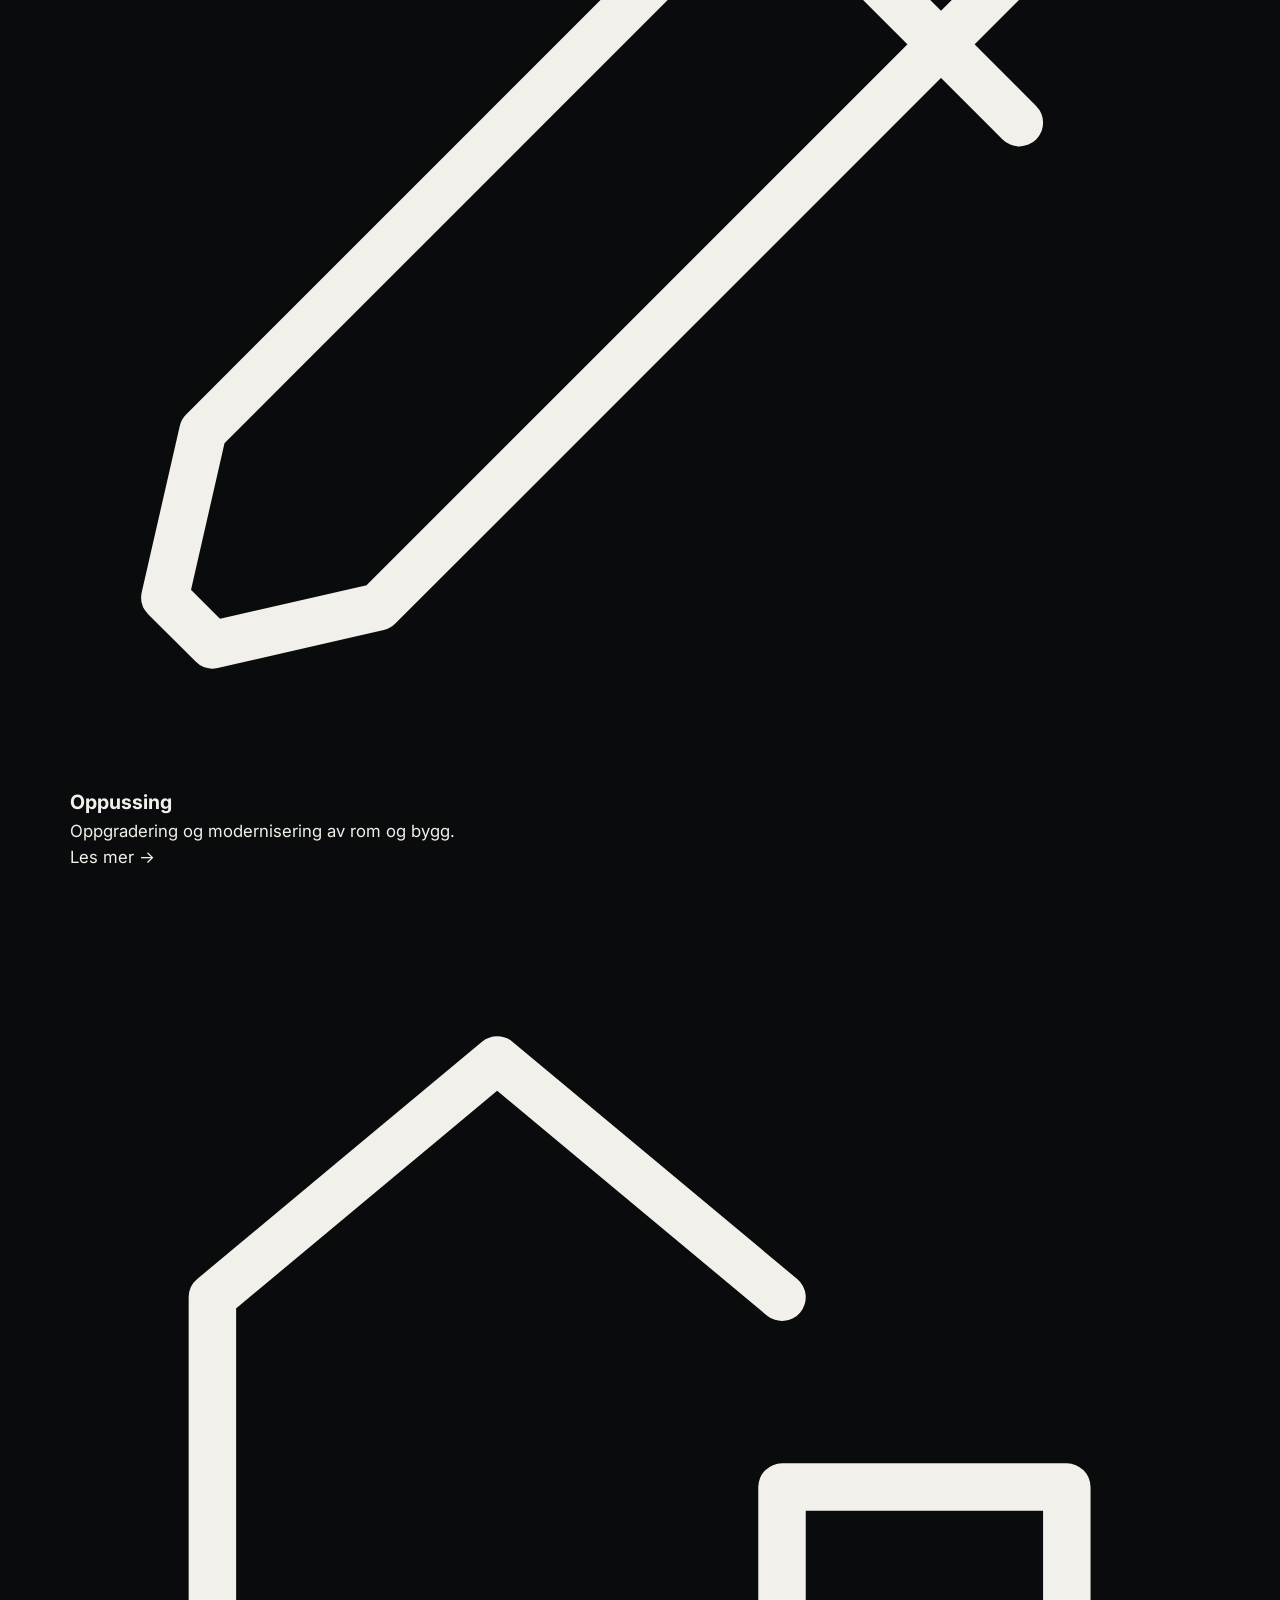
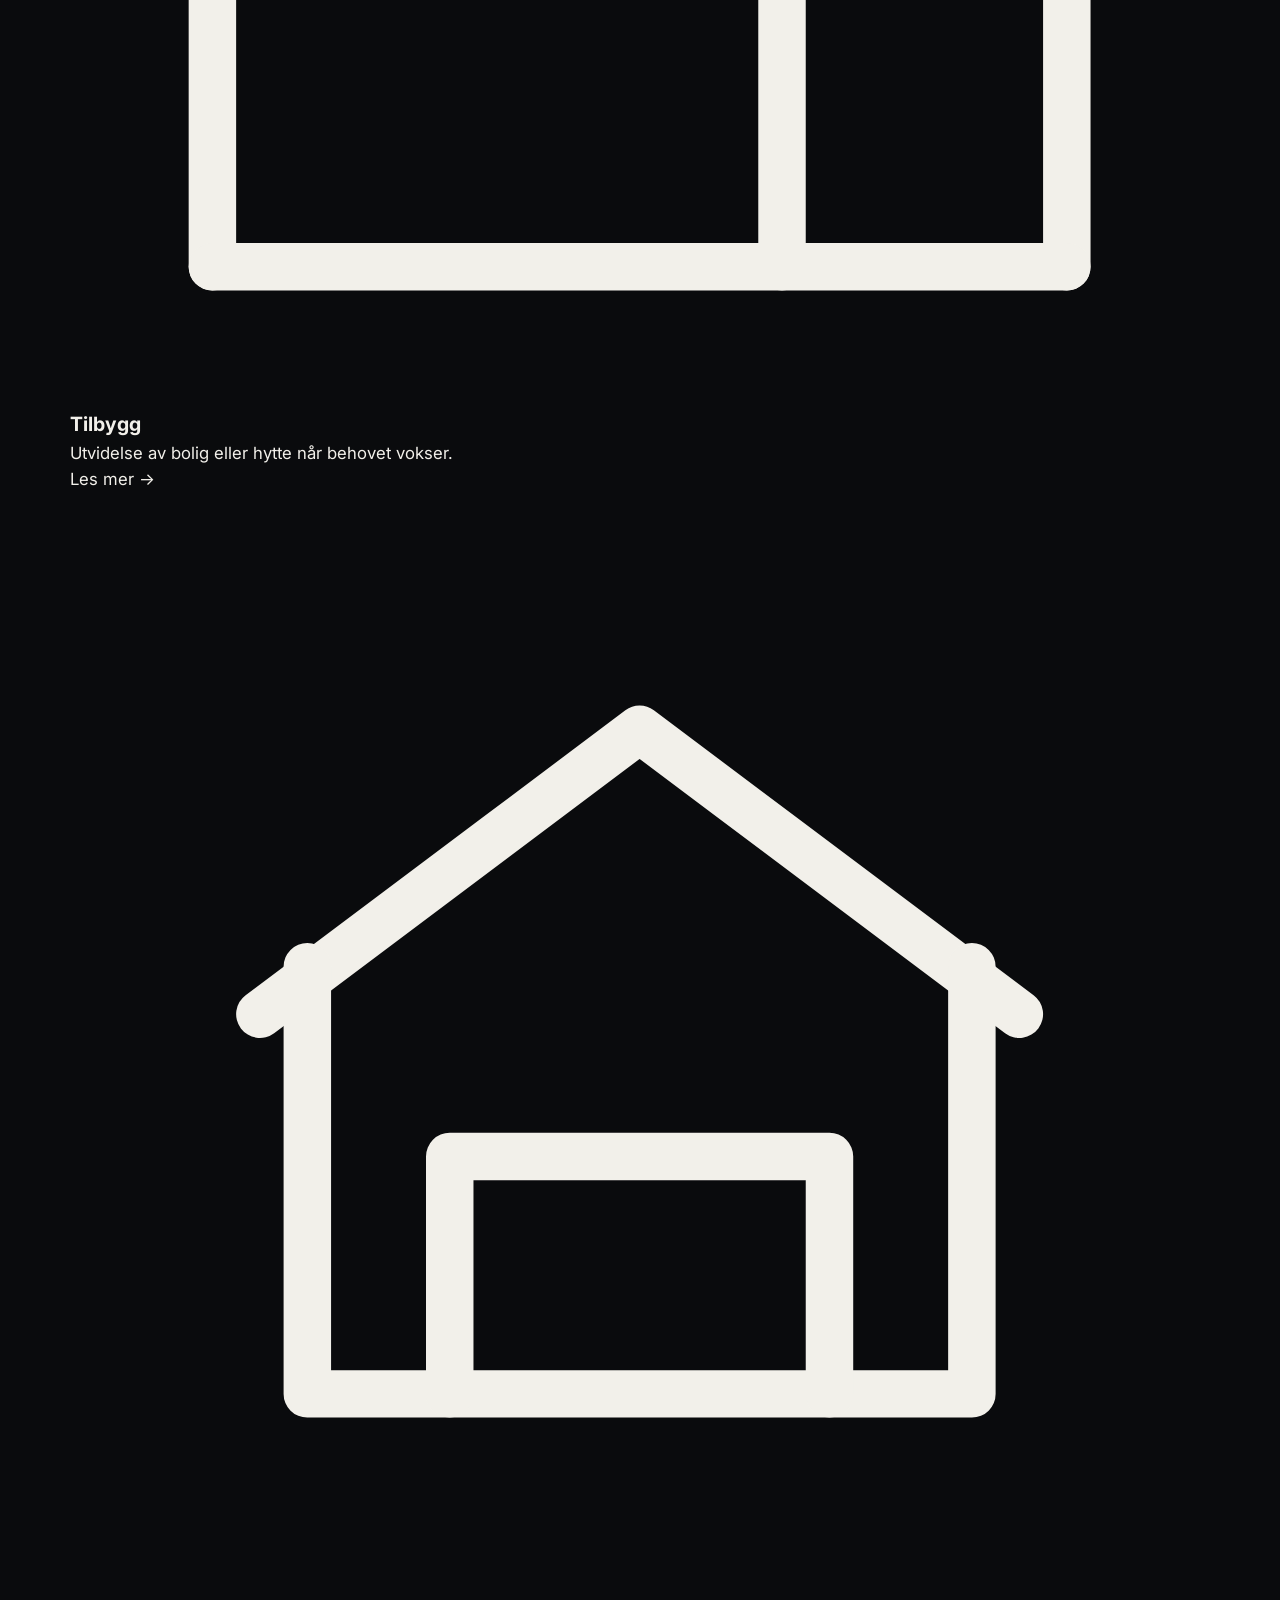
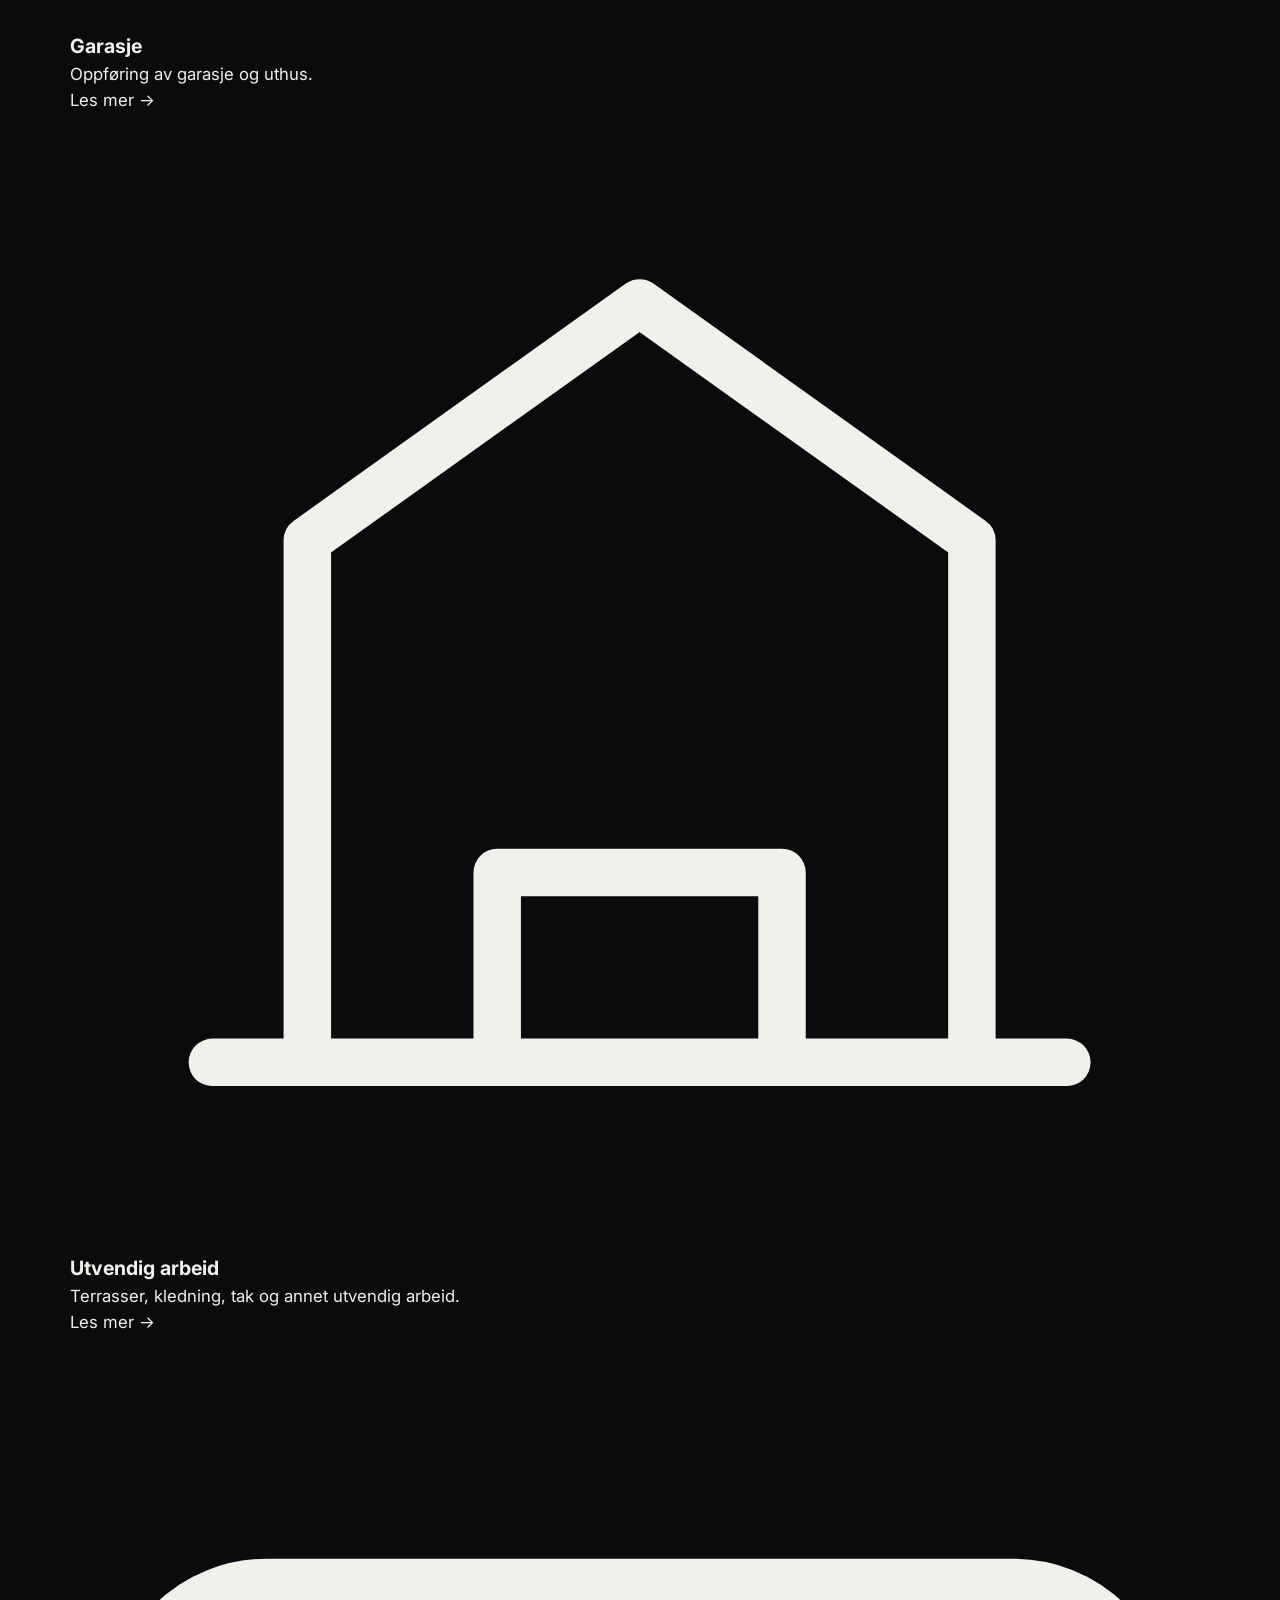
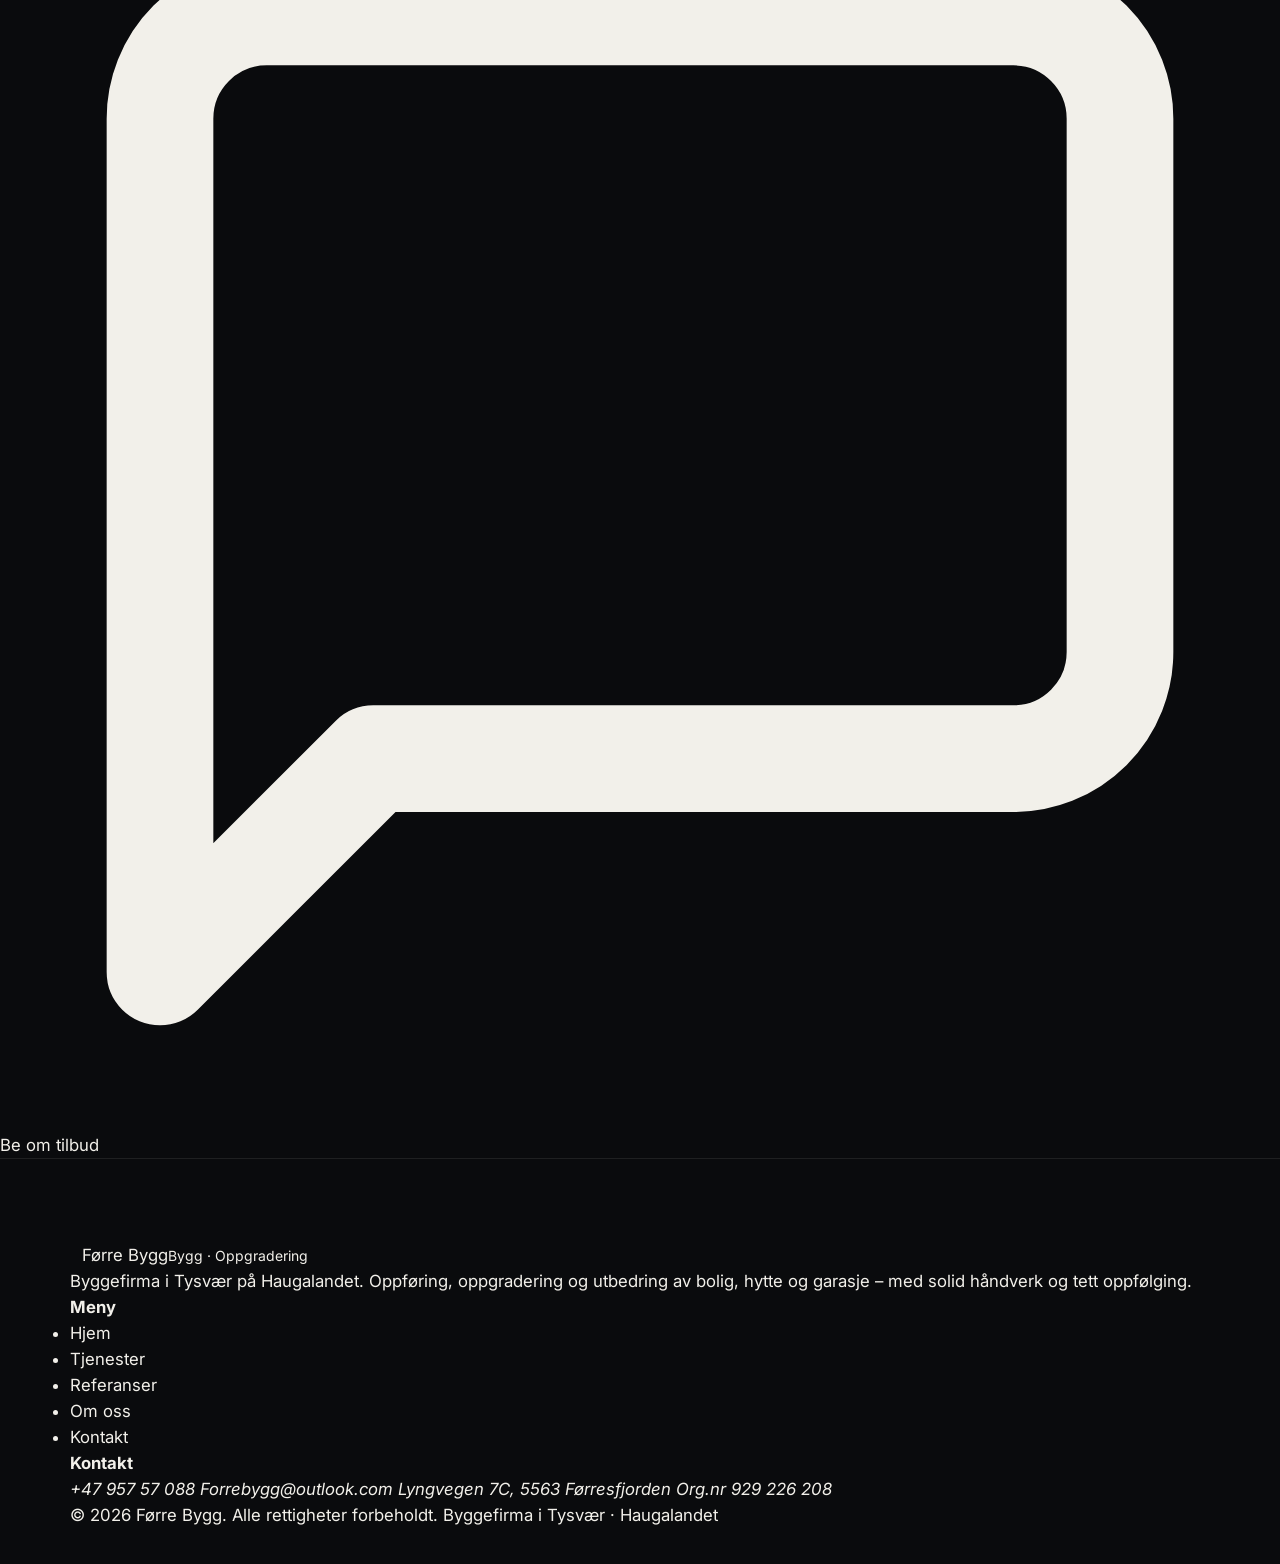
<file: tjeneste-hytte.html>
<!DOCTYPE html>
<html lang="nb">
<head>
  <meta charset="UTF-8">
  <meta name="viewport" content="width=device-width, initial-scale=1.0">
  <title>Hytte – Førre Bygg | Tysvær på Haugalandet</title>
  <meta name="description" content="Bygg og oppgradering av fritidsbolig – fra nyoppføring til utbedring.">
  <meta name="robots" content="index, follow">
  <meta name="theme-color" content="#161619">
  <link rel="icon" type="image/svg+xml" href="assets/img/favicon.svg">
  <link rel="preconnect" href="https://fonts.googleapis.com">
  <link rel="preconnect" href="https://fonts.gstatic.com" crossorigin>
  <link rel="stylesheet" href="https://fonts.googleapis.com/css2?family=Fraunces:ital,opsz,wght@0,9..144,400..600;1,9..144,400..500&family=Inter:wght@400;500;600;700&display=swap">
  <link rel="stylesheet" href="css/styles.css?v=31">
</head>
<body>
  <a class="skip-link" href="#main">Hopp til innhold</a>
  <header class="site-header">
    <div class="topline">
      <div class="container">
        <span>Est. Førresfjorden · Tysvær</span>
        <span>Bygg · Oppgradering · Utbedring</span>
      </div>
    </div>
    <div class="masthead">
      <div class="container masthead__row">
        <nav class="mast-nav mast-nav--left" aria-label="Meny venstre">
          <div class="mast-drop">
            <a href="index.html#tjenester" aria-haspopup="true">Tjenester</a>
            <div class="mast-drop__menu" role="menu">
              <a href="tjeneste-nybygg.html">Nybygg</a>
              <a href="tjeneste-oppussing.html">Oppussing</a>
              <a href="tjeneste-tilbygg.html">Tilbygg</a>
              <a href="tjeneste-garasje.html">Garasje</a>
              <a href="tjeneste-hytte.html">Hytte</a>
              <a href="tjeneste-utvendig.html">Utvendig arbeid</a>
            </div>
          </div>
          <a href="index.html#referanser">Referanser</a>
        </nav>
        <a href="index.html" class="masthead__brand" aria-label="Førre Bygg – forsiden">
          <span class="masthead__word">Førre&nbsp;Bygg</span>
        </a>
        <nav class="mast-nav mast-nav--right" aria-label="Meny høyre">
          <a href="index.html#om-oss">Om oss</a>
          <a href="index.html#kontakt">Kontakt</a>
        </nav>
        <button class="nav-toggle" id="navToggle" aria-label="Åpne meny" aria-expanded="false" aria-controls="primaryNav"><span></span></button>
        <nav class="nav" id="primaryNav" aria-label="Hovedmeny">
          <a href="index.html#tjenester">Tjenester</a>
          <a href="index.html#referanser">Referanser</a>
          <a href="index.html#om-oss">Om oss</a>
          <a href="index.html#kontakt">Kontakt</a>
        </nav>
      </div>
    </div>
  </header>

  <main id="main">
    <section class="subhero">
      <div class="container">
        <nav class="breadcrumb" aria-label="Sti"><a href="index.html">Hjem</a><span>/</span><a href="index.html#tjenester">Tjenester</a><span>/</span>Hytte</nav>
        <h1>Hytte</h1>
        <p class="subhero__sub">Bygg og oppgradering av fritidsbolig – fra nyoppføring til utbedring.</p>
      </div>
    </section>

    <section class="section">
      <div class="container">
        <div class="svc-detail">
          <div class="svc-detail__main">
            <p class="svc-detail__lead">Hytteprosjekt på gang? Vi bygger nytt og oppgraderer eksisterende fritidsboliger.</p>
            <p>Vi hjelper deg med hytteprosjektet – enten det er nyoppføring eller oppgradering og utbedring av en eksisterende hytte. Vi kjenner norske forhold og bygger deretter.</p>
            <p>Tømrerarbeid på time eller fastpris, med koordinering av andre fag der det trengs.</p>
            <h2>Hva vi kan hjelpe med</h2>
            <ul class="ticks">
              <li><svg viewBox="0 0 24 24" fill="none" stroke="currentColor" stroke-linecap="round" stroke-linejoin="round"><path d="M20 6L9 17l-5-5"/></svg><span>Oppføring av ny hytte</span></li>
              <li><svg viewBox="0 0 24 24" fill="none" stroke="currentColor" stroke-linecap="round" stroke-linejoin="round"><path d="M20 6L9 17l-5-5"/></svg><span>Oppgradering og utbedring</span></li>
              <li><svg viewBox="0 0 24 24" fill="none" stroke="currentColor" stroke-linecap="round" stroke-linejoin="round"><path d="M20 6L9 17l-5-5"/></svg><span>Utvendig og innvendig arbeid</span></li>
              <li><svg viewBox="0 0 24 24" fill="none" stroke="currentColor" stroke-linecap="round" stroke-linejoin="round"><path d="M20 6L9 17l-5-5"/></svg><span>Koordinering av underleverandører</span></li>
            </ul>
          </div>
          <aside class="svc-aside">
            <figure class="svc-aside__figure"><img src="assets/img/projects/hytte-1.jpg" alt="Hytte – Førre Bygg" loading="lazy" onerror="this.onerror=null;this.src='assets/img/ph-oppussing.svg'"></figure>
            <div class="side-card">
              <span class="side-card__eyebrow">Uforpliktende</span>
              <h3>Be om tilbud</h3>
              <p>Fortell oss kort om prosjektet ditt, så gir vi deg et uforpliktende tilbud – på time eller fastpris.</p>
              <a href="index.html#kontakt" class="btn btn--ink btn--lg">Be om tilbud</a>
              <div class="side-card__info">
                <div><span>Telefon</span><br><a href="tel:+4795757088">+47 957 57 088</a></div>
                <div><span>E-post</span><br><a href="mailto:Forrebygg@outlook.com">Forrebygg@outlook.com</a></div>
              </div>
            </div>
          </aside>
        </div>
      </div>
    </section>

    <section class="section section--tint">
      <div class="container">
        <div class="section-head">
          <span class="eyebrow">Tjenester</span>
          <h2>Andre tjenester</h2>
        </div>
        <div class="svc-grid" style="margin-top:clamp(32px,4vw,48px)">
          <a class="svc" href="tjeneste-nybygg.html">
            <div class="svc__icon"><svg viewBox="0 0 24 24" fill="none" stroke="currentColor" stroke-linecap="round" stroke-linejoin="round"><path d="M3 11l9-8 9 8"/><path d="M5 10v10h14V10"/><path d="M9 20v-6h6v6"/></svg></div>
            <h3>Nybygg</h3>
            <p>Oppføring av nye boliger, hytter og bygg.</p>
            <span class="svc__more">Les mer →</span>
          </a>
          <a class="svc" href="tjeneste-oppussing.html">
            <div class="svc__icon"><svg viewBox="0 0 24 24" fill="none" stroke="currentColor" stroke-linecap="round" stroke-linejoin="round"><path d="M14 4l6 6"/><path d="M3 21l3.5-.8L20 6.7a2 2 0 0 0 0-2.8l-.9-.9a2 2 0 0 0-2.8 0L2.8 16.5 2 20z"/></svg></div>
            <h3>Oppussing</h3>
            <p>Oppgradering og modernisering av rom og bygg.</p>
            <span class="svc__more">Les mer →</span>
          </a>
          <a class="svc" href="tjeneste-tilbygg.html">
            <div class="svc__icon"><svg viewBox="0 0 24 24" fill="none" stroke="currentColor" stroke-linecap="round" stroke-linejoin="round"><path d="M3 21V9l6-5 6 5"/><path d="M15 21V13h6v8"/><path d="M3 21h18"/></svg></div>
            <h3>Tilbygg</h3>
            <p>Utvidelse av bolig eller hytte når behovet vokser.</p>
            <span class="svc__more">Les mer →</span>
          </a>
          <a class="svc" href="tjeneste-garasje.html">
            <div class="svc__icon"><svg viewBox="0 0 24 24" fill="none" stroke="currentColor" stroke-linecap="round" stroke-linejoin="round"><path d="M4 11l8-6 8 6"/><path d="M5 10v9h14v-9"/><path d="M8 19v-5h8v5"/></svg></div>
            <h3>Garasje</h3>
            <p>Oppføring av garasje og uthus.</p>
            <span class="svc__more">Les mer →</span>
          </a>
          <a class="svc" href="tjeneste-utvendig.html">
            <div class="svc__icon"><svg viewBox="0 0 24 24" fill="none" stroke="currentColor" stroke-linecap="round" stroke-linejoin="round"><path d="M3 20h18"/><path d="M5 20V9l7-5 7 5v11"/><path d="M9 20v-4h6v4"/></svg></div>
            <h3>Utvendig arbeid</h3>
            <p>Terrasser, kledning, tak og annet utvendig arbeid.</p>
            <span class="svc__more">Les mer →</span>
          </a>
        </div>
      </div>
    </section>
  </main>
  <a href="index.html#kontakt" class="cta-float is-visible" id="ctaFloat" aria-label="Be om uforpliktende tilbud">
    <svg viewBox="0 0 24 24" fill="none" stroke="currentColor" stroke-width="2" stroke-linecap="round" stroke-linejoin="round" aria-hidden="true"><path d="M21 15a2 2 0 0 1-2 2H7l-4 4V5a2 2 0 0 1 2-2h14a2 2 0 0 1 2 2z"/></svg>
    <span>Be om tilbud</span>
  </a>
  <footer class="footer">
    <div class="container">
      <div class="footer__grid">
        <div>
          <a href="index.html" class="brand">
            <span class="footer__mark"><svg viewBox="0 0 24 24" fill="none" stroke="currentColor" stroke-width="1.7" stroke-linecap="round" stroke-linejoin="round"><path d="M3 11l9-8 9 8"/><path d="M5 10v10h14V10"/><path d="M9 20v-6h6v6"/></svg></span>
            <span class="footer__brandname">Førre Bygg<small>Bygg · Oppgradering</small></span>
          </a>
          <p class="footer__about">Byggefirma i Tysvær på Haugalandet. Oppføring, oppgradering og utbedring av bolig, hytte og garasje – med solid håndverk og tett oppfølging.</p>
        </div>
        <div>
          <h4>Meny</h4>
          <ul>
            <li><a href="index.html#hjem">Hjem</a></li>
            <li><a href="index.html#tjenester">Tjenester</a></li>
            <li><a href="index.html#referanser">Referanser</a></li>
            <li><a href="index.html#om-oss">Om oss</a></li>
            <li><a href="index.html#kontakt">Kontakt</a></li>
          </ul>
        </div>
        <div>
          <h4>Kontakt</h4>
          <address>
            <a href="tel:+4795757088">+47 957 57 088</a>
            <a href="mailto:Forrebygg@outlook.com">Forrebygg@outlook.com</a>
            <span>Lyngvegen 7C, 5563 Førresfjorden</span>
            <span>Org.nr 929 226 208</span>
          </address>
        </div>
      </div>
      <div class="footer__bottom">
        <span>© <span id="year">2026</span> Førre Bygg. Alle rettigheter forbeholdt.</span>
        <span>Byggefirma i Tysvær · Haugalandet</span>
      </div>
    </div>
  </footer>

  <script src="js/main.js?v=6" defer></script>
</body>
</html>
</file>
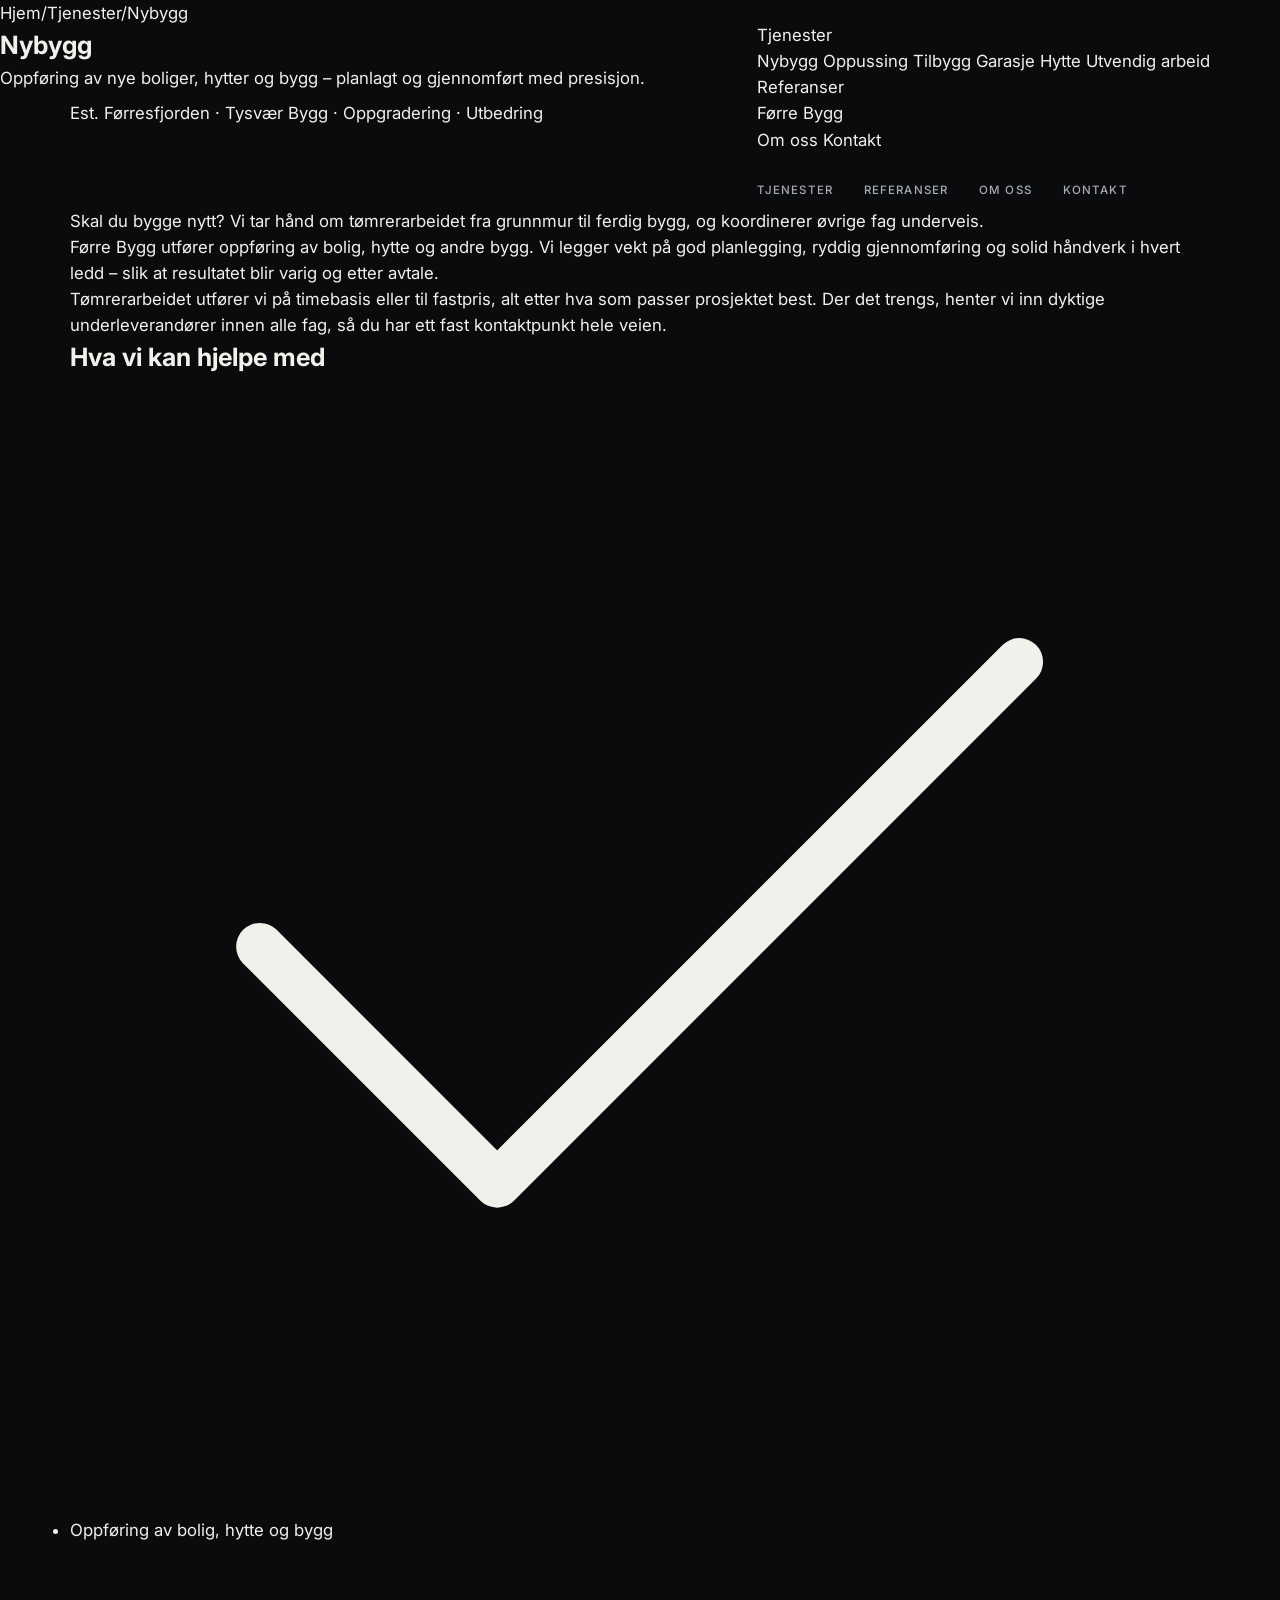
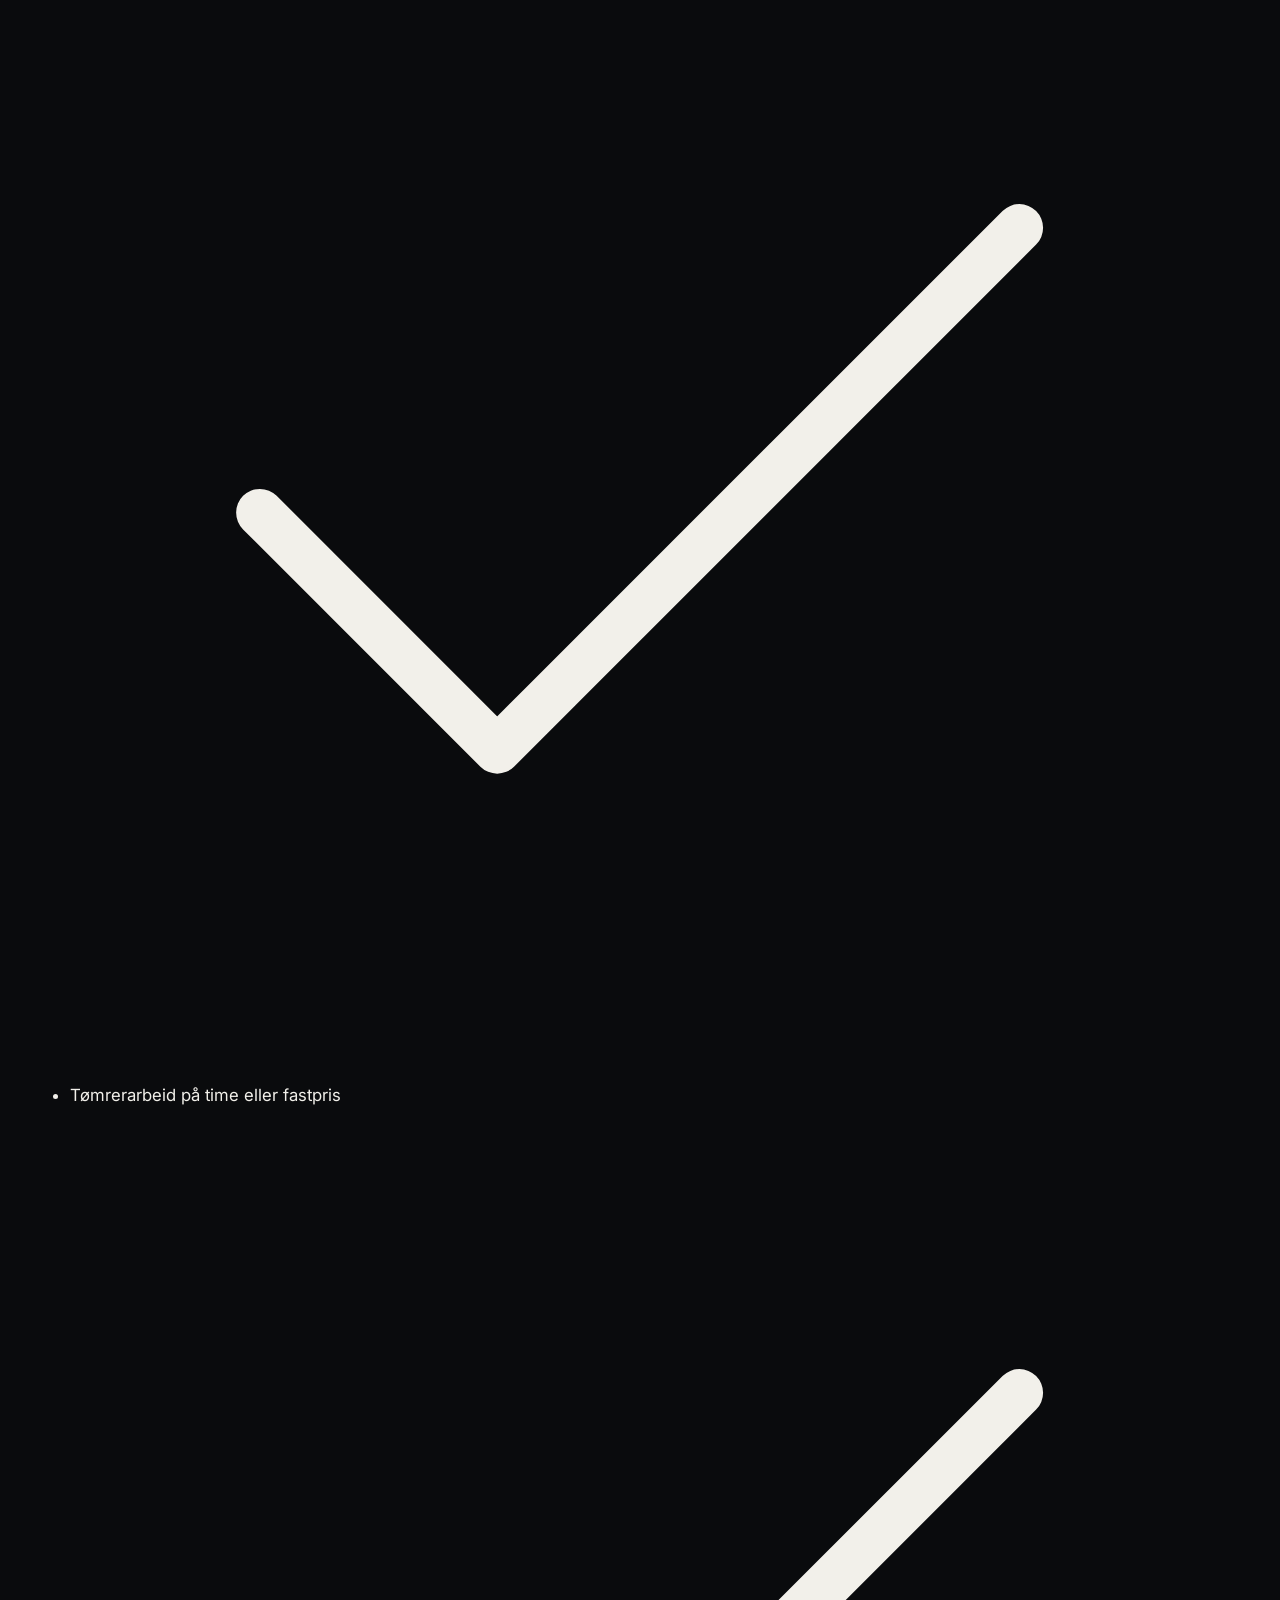
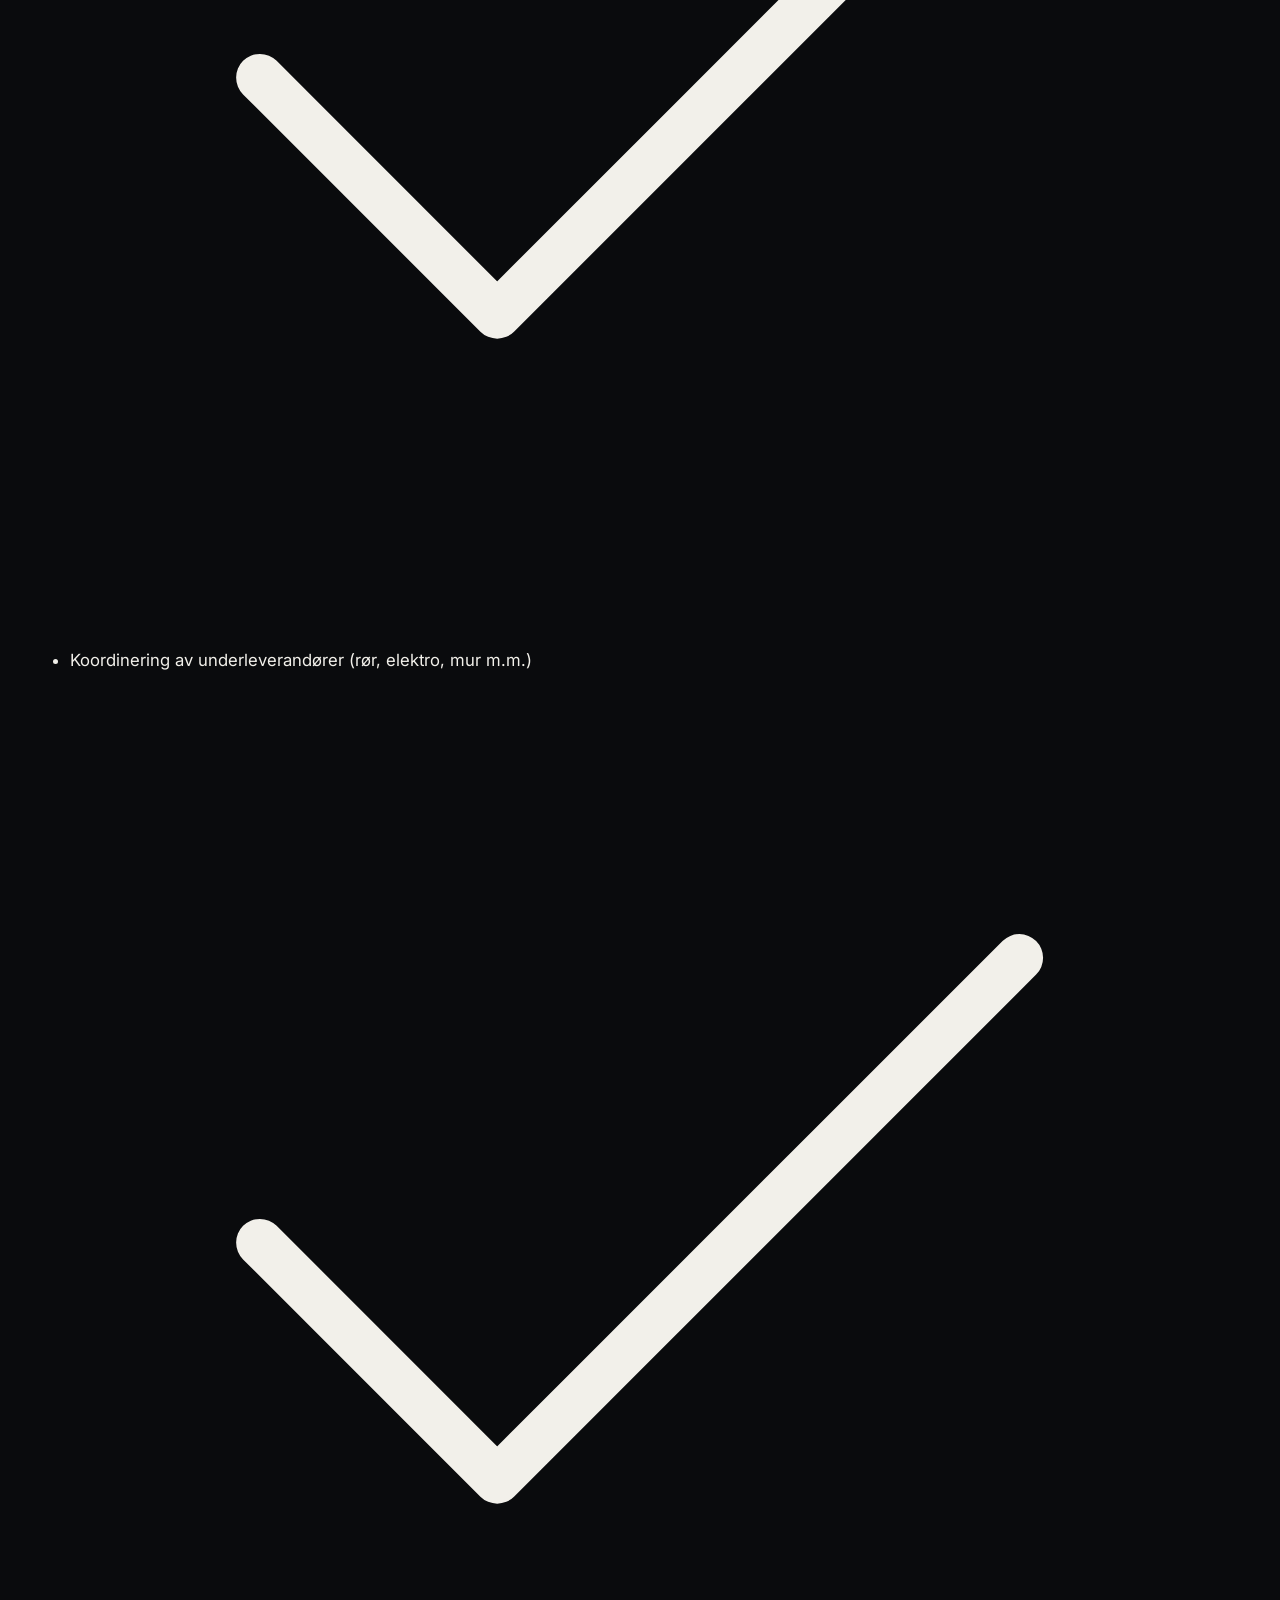
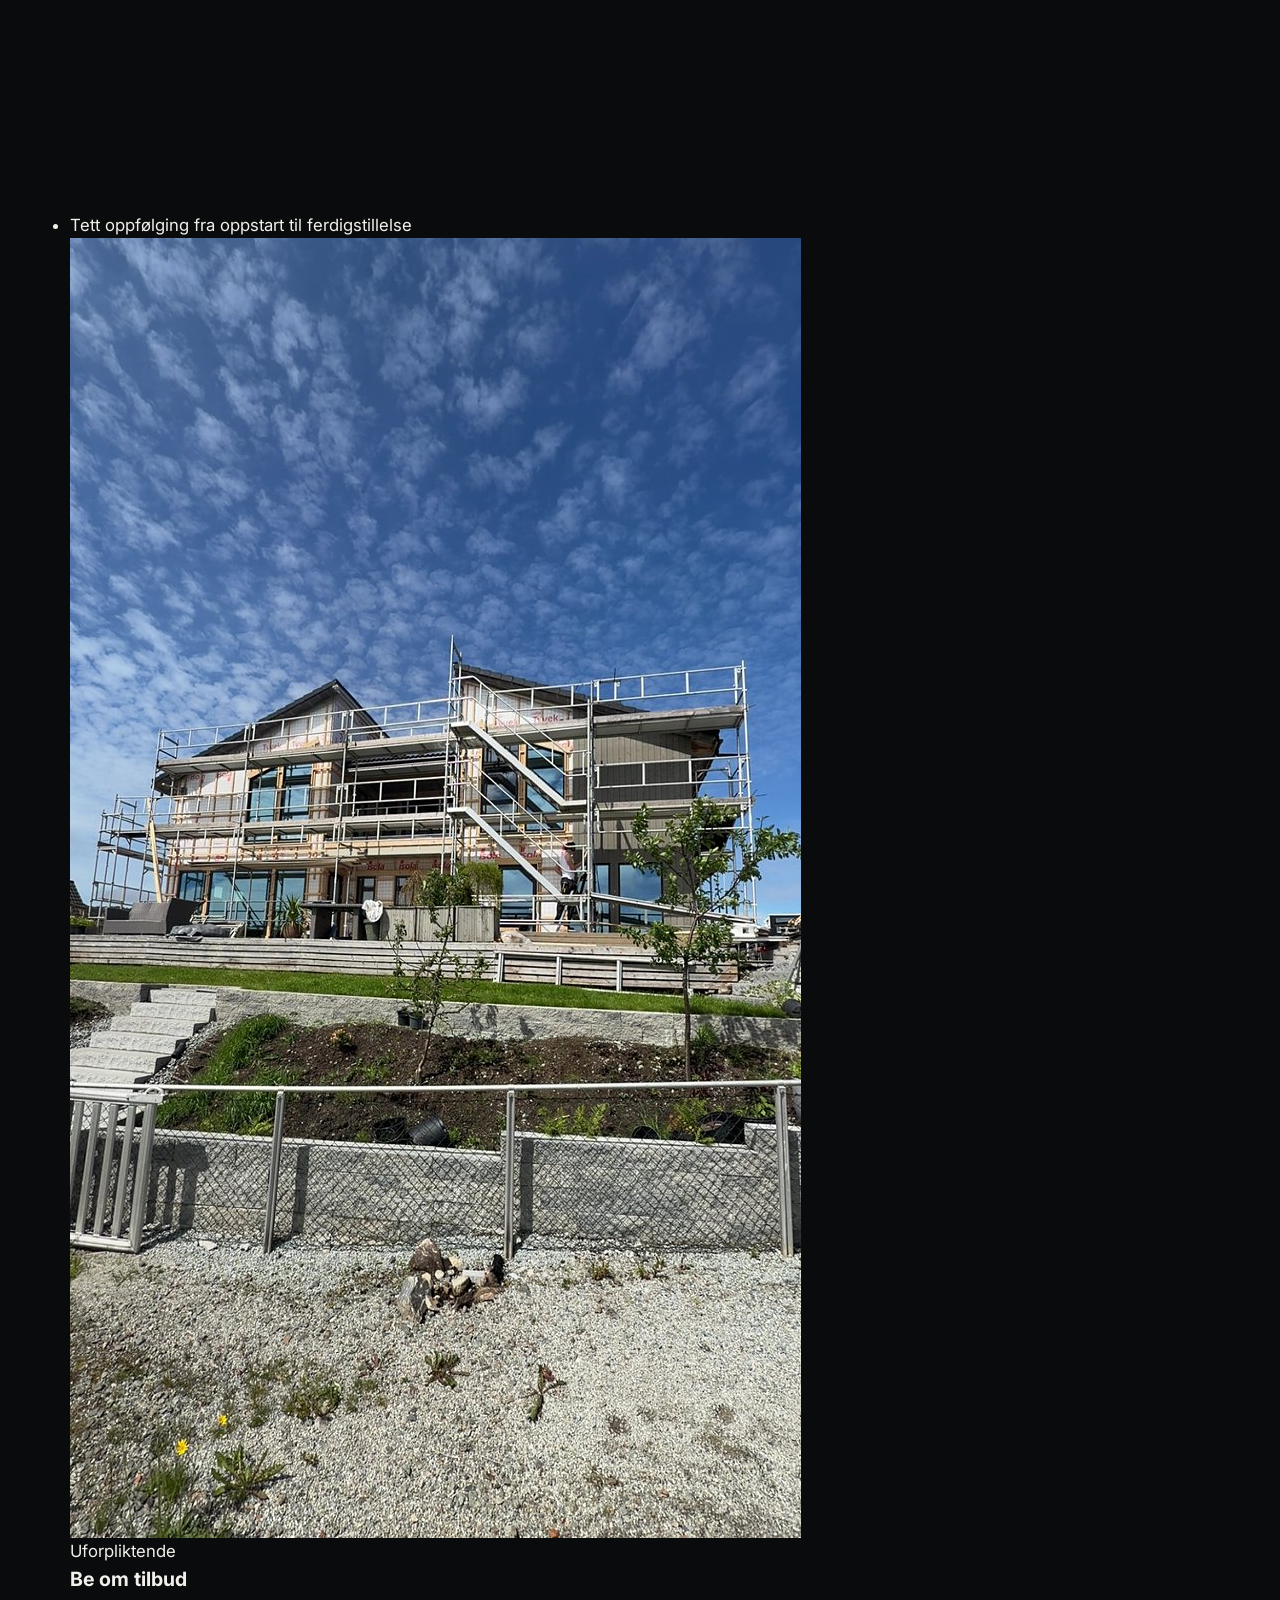
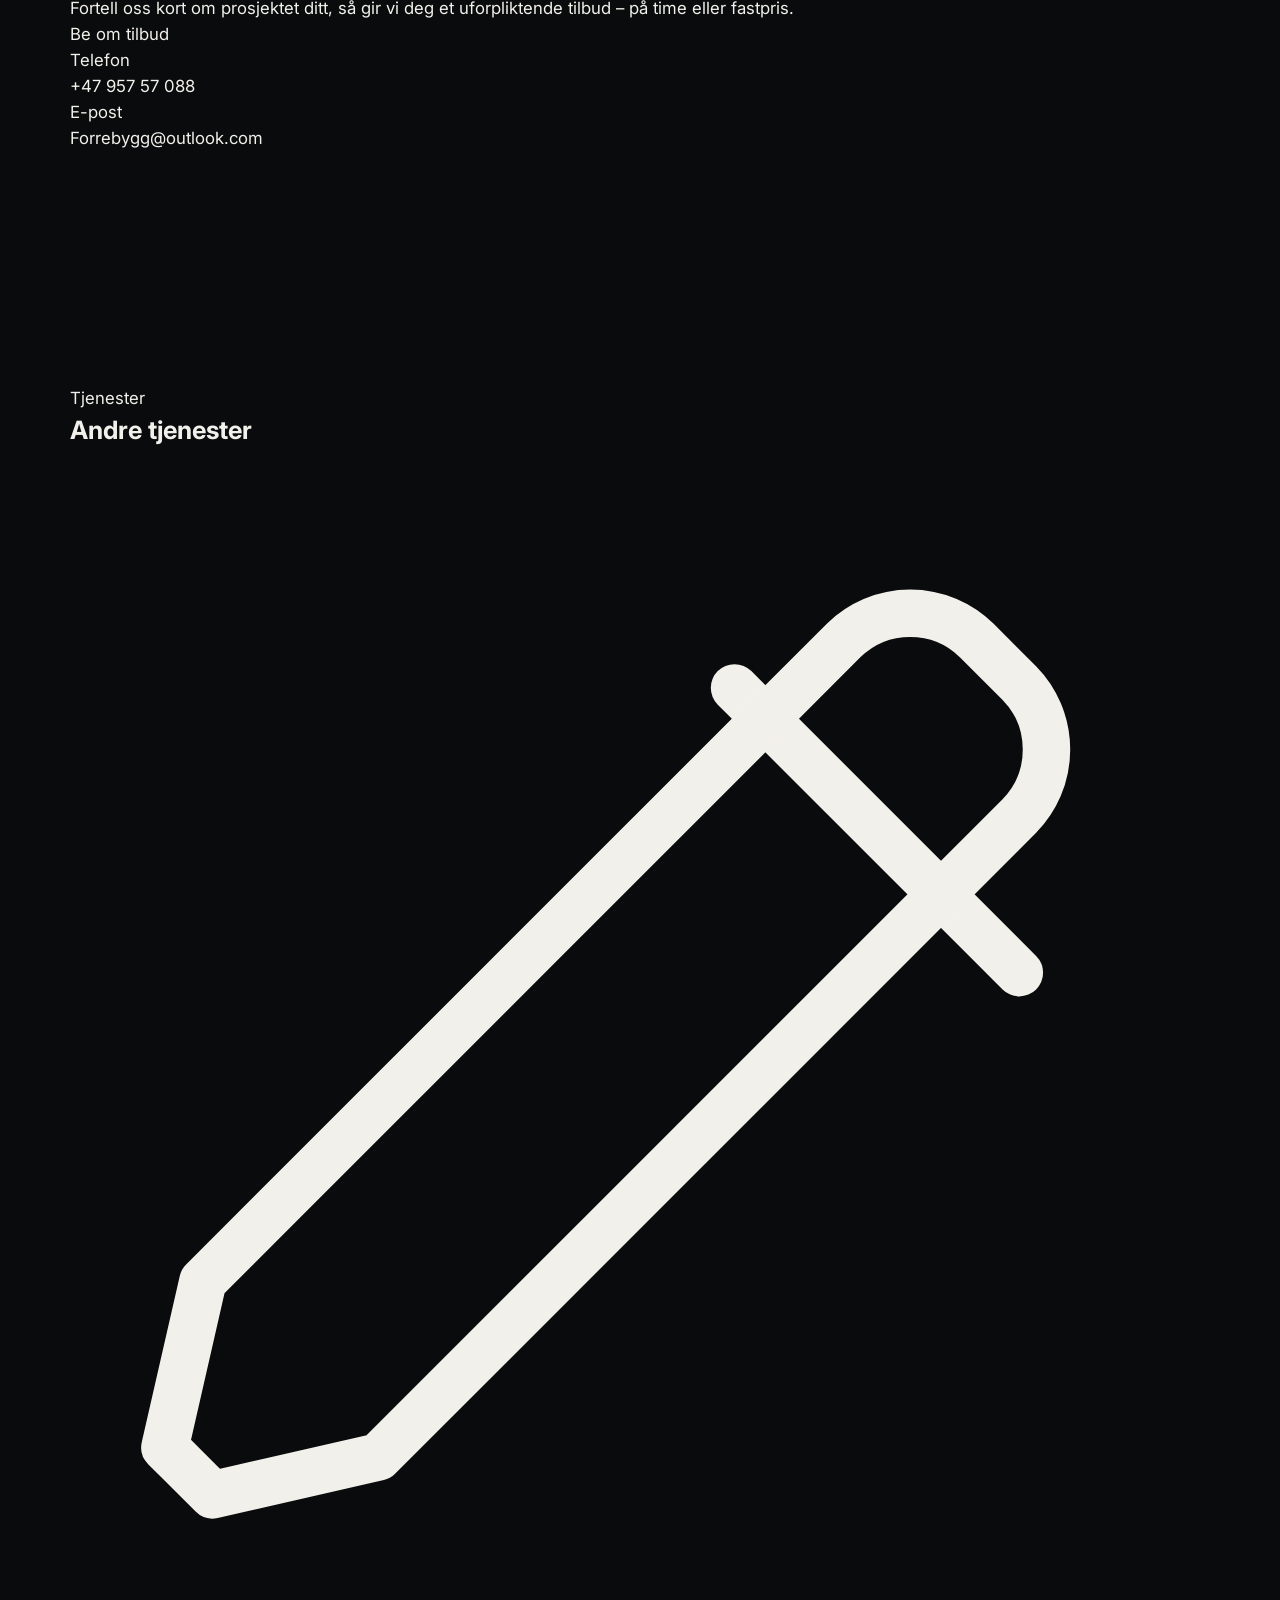
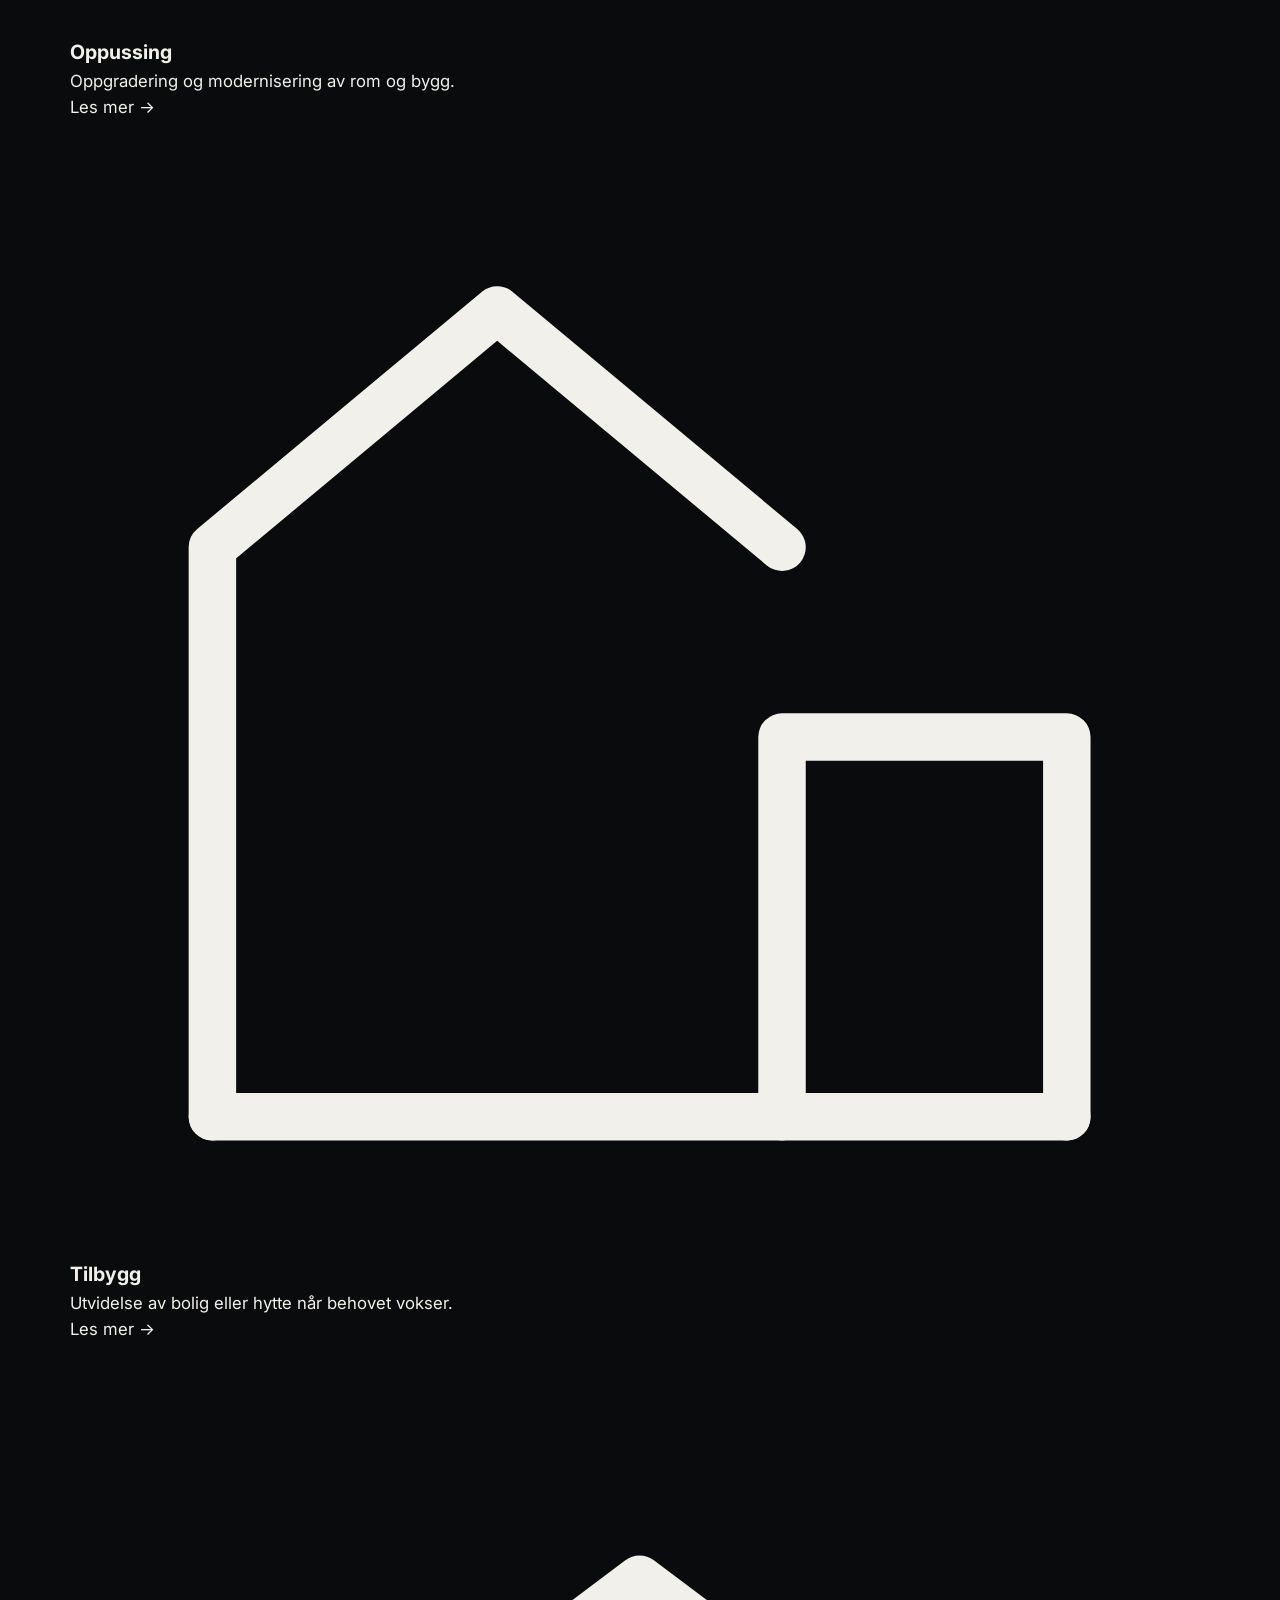
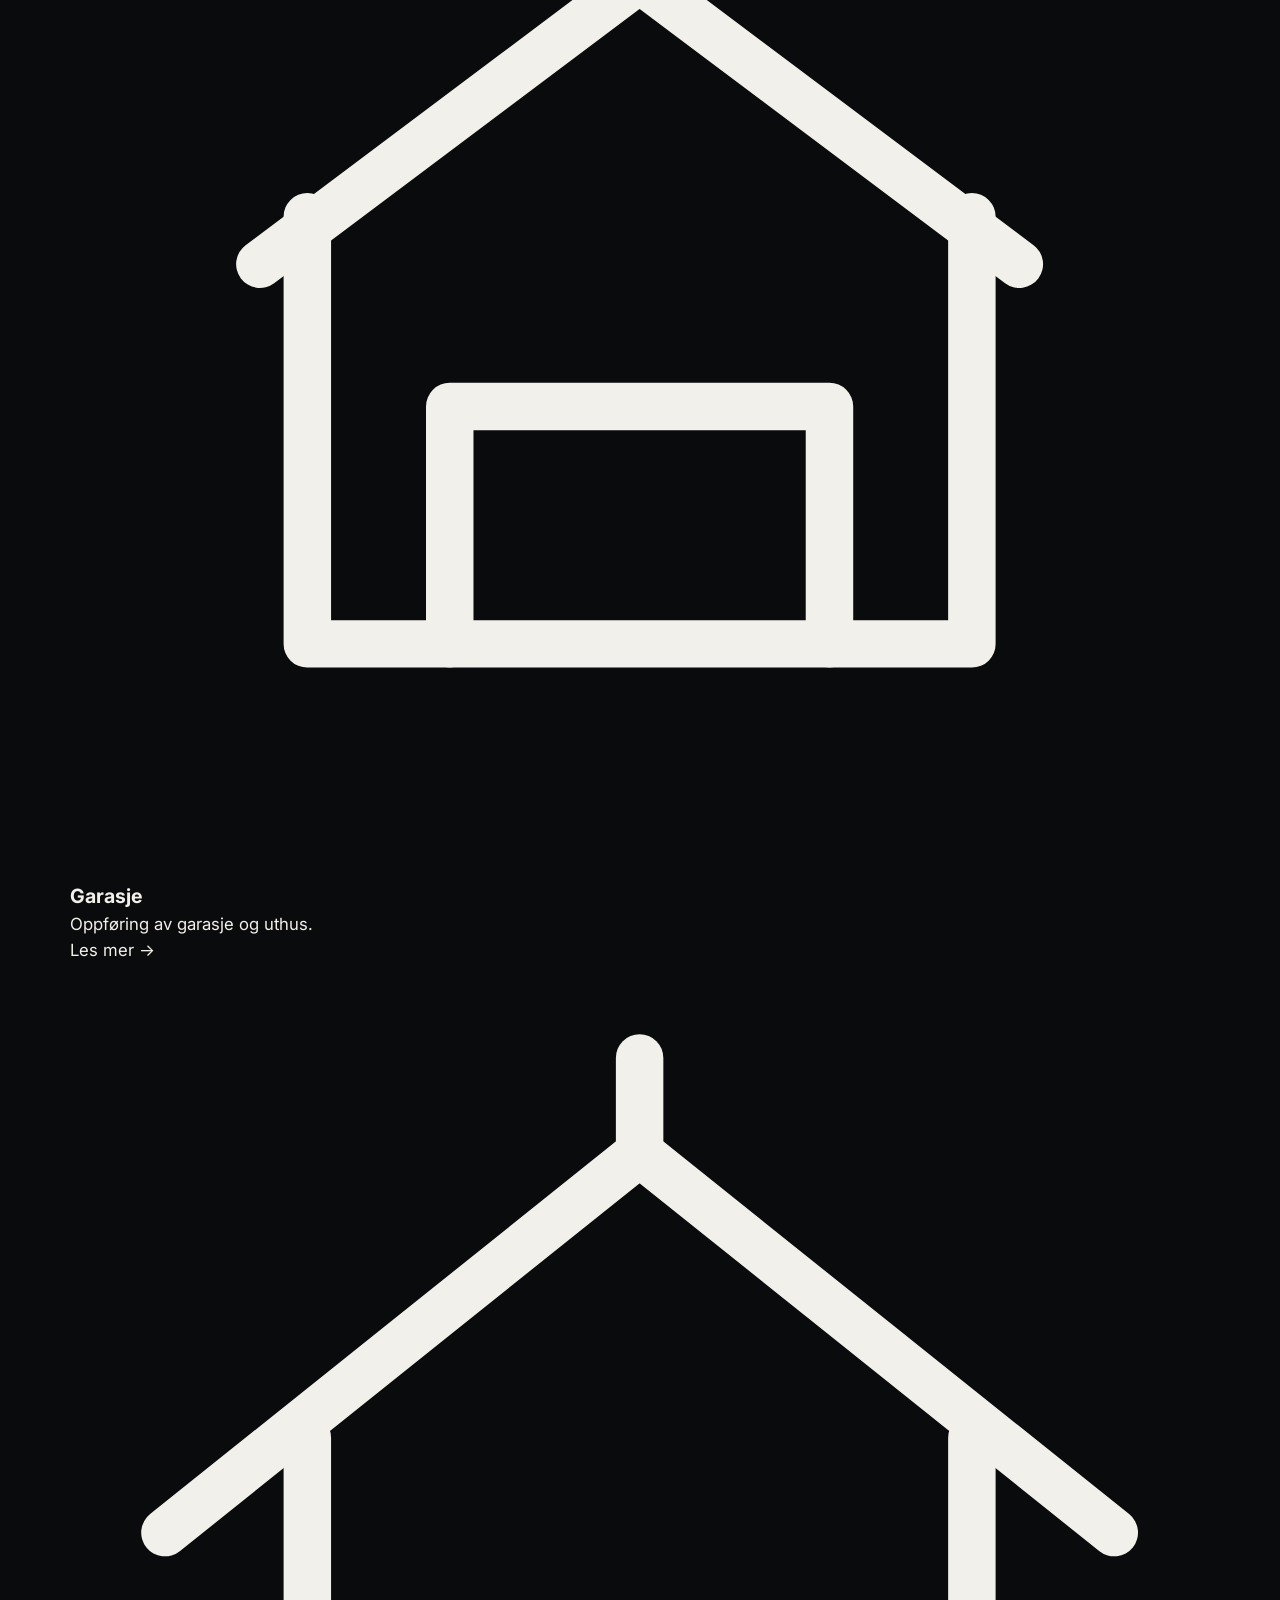
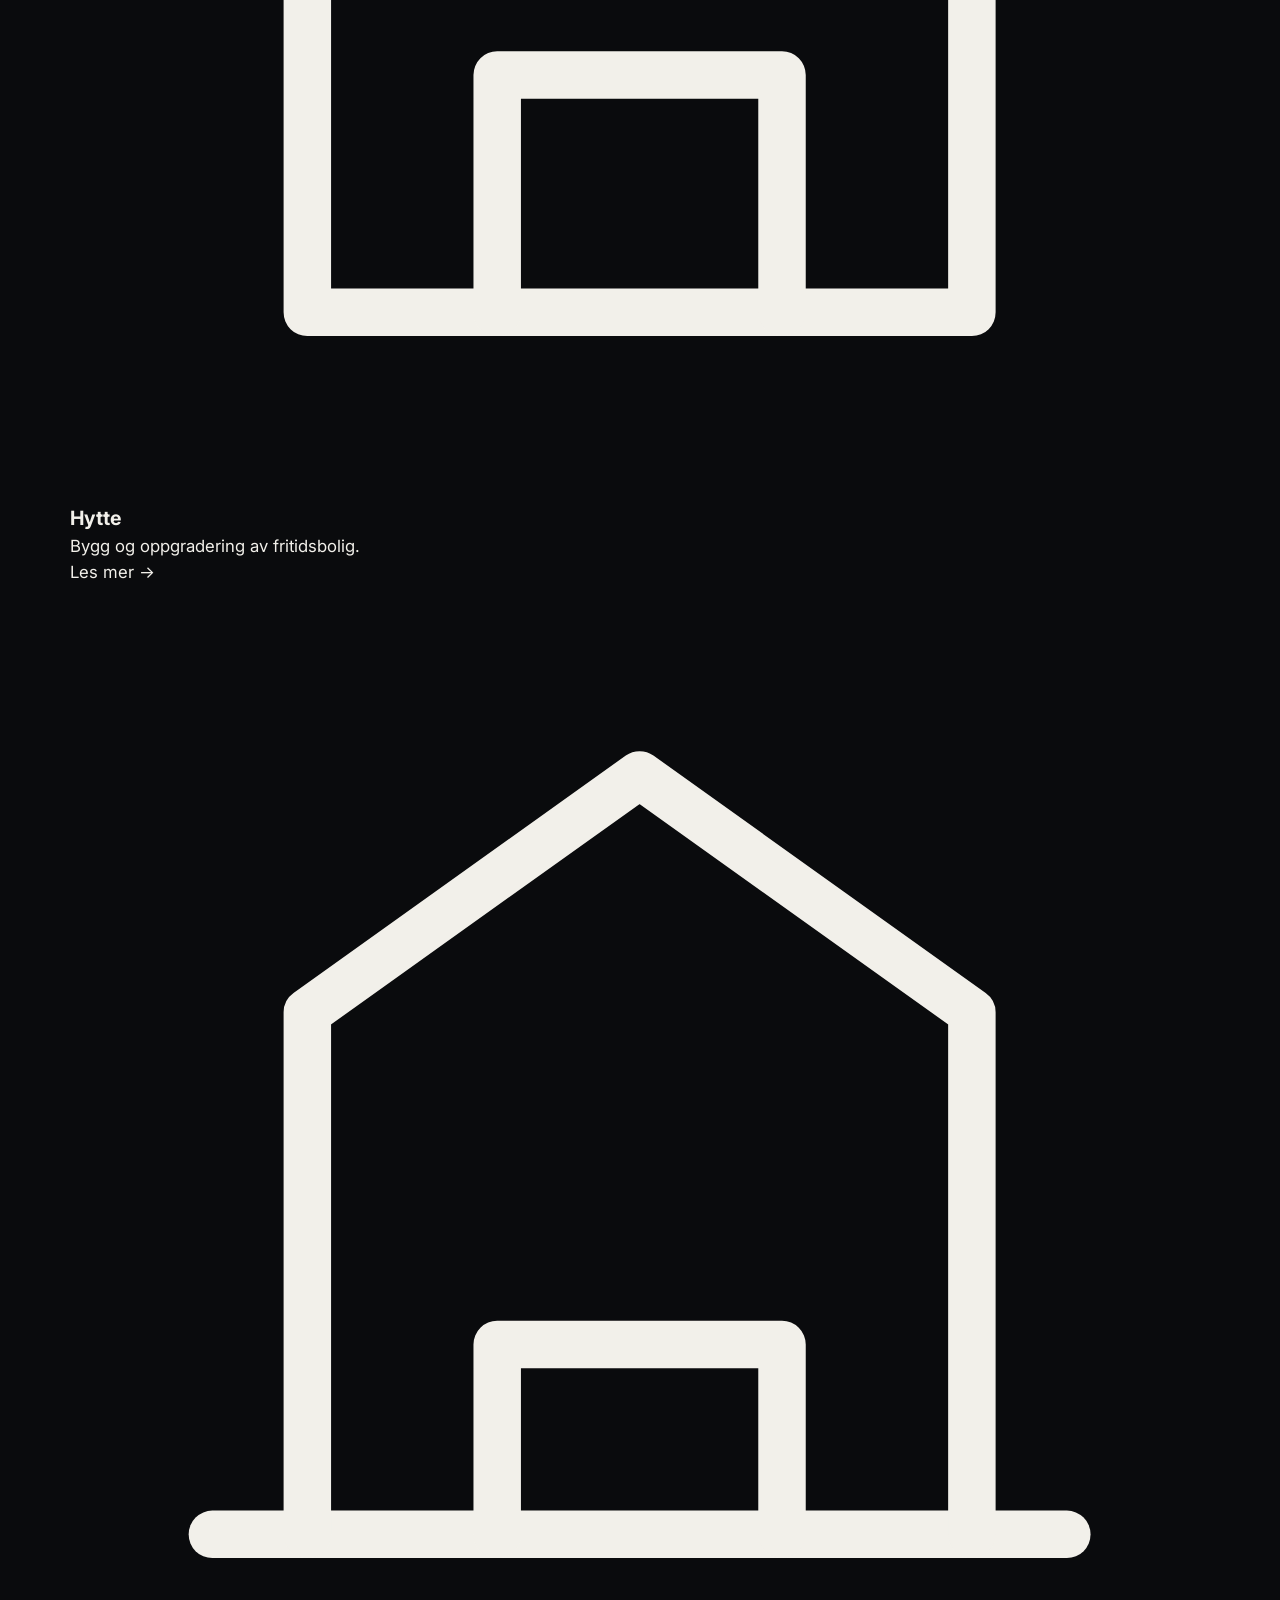
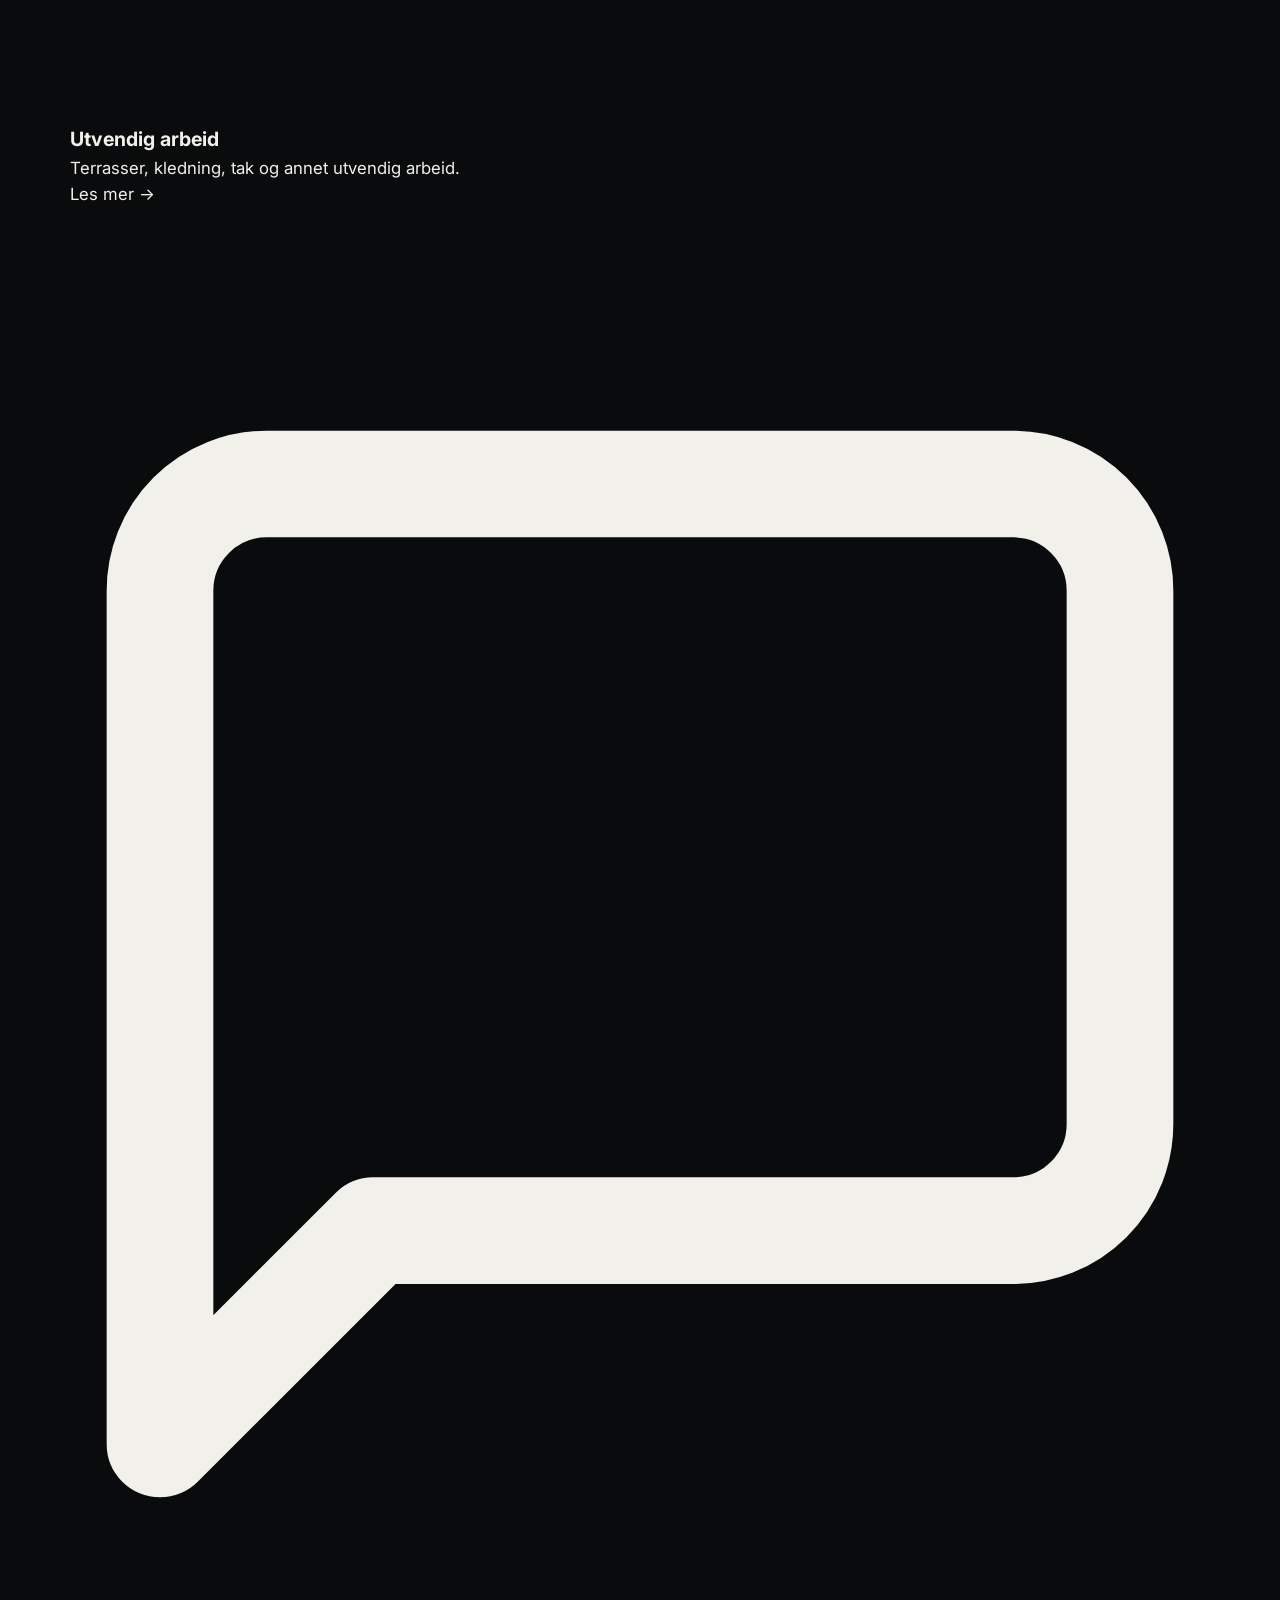
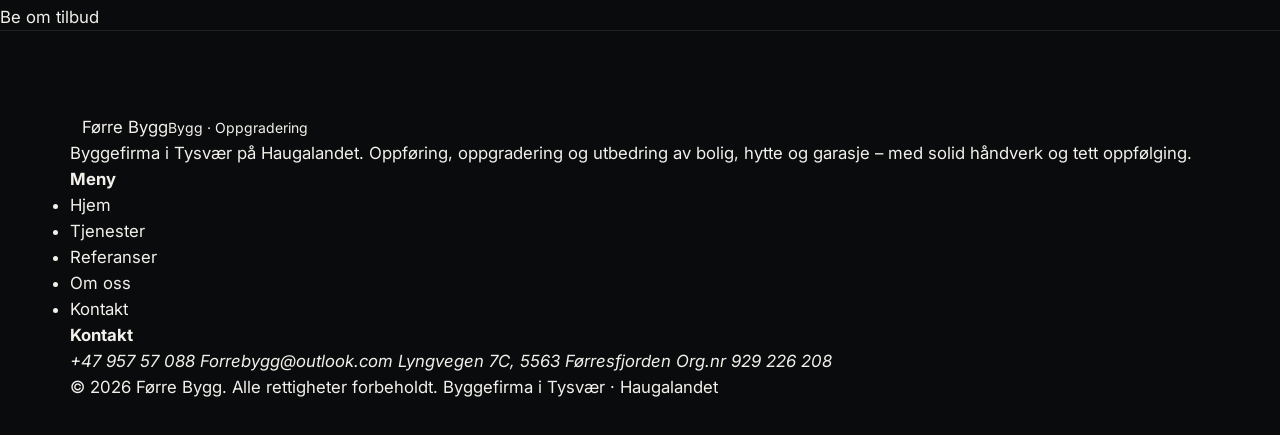
<file: tjeneste-nybygg.html>
<!DOCTYPE html>
<html lang="nb">
<head>
  <meta charset="UTF-8">
  <meta name="viewport" content="width=device-width, initial-scale=1.0">
  <title>Nybygg – Førre Bygg | Tysvær på Haugalandet</title>
  <meta name="description" content="Oppføring av nye boliger, hytter og bygg – planlagt og gjennomført med presisjon.">
  <meta name="robots" content="index, follow">
  <meta name="theme-color" content="#161619">
  <link rel="icon" type="image/svg+xml" href="assets/img/favicon.svg">
  <link rel="preconnect" href="https://fonts.googleapis.com">
  <link rel="preconnect" href="https://fonts.gstatic.com" crossorigin>
  <link rel="stylesheet" href="https://fonts.googleapis.com/css2?family=Fraunces:ital,opsz,wght@0,9..144,400..600;1,9..144,400..500&family=Inter:wght@400;500;600;700&display=swap">
  <link rel="stylesheet" href="css/styles.css?v=31">
</head>
<body>
  <a class="skip-link" href="#main">Hopp til innhold</a>
  <header class="site-header">
    <div class="topline">
      <div class="container">
        <span>Est. Førresfjorden · Tysvær</span>
        <span>Bygg · Oppgradering · Utbedring</span>
      </div>
    </div>
    <div class="masthead">
      <div class="container masthead__row">
        <nav class="mast-nav mast-nav--left" aria-label="Meny venstre">
          <div class="mast-drop">
            <a href="index.html#tjenester" aria-haspopup="true">Tjenester</a>
            <div class="mast-drop__menu" role="menu">
              <a href="tjeneste-nybygg.html">Nybygg</a>
              <a href="tjeneste-oppussing.html">Oppussing</a>
              <a href="tjeneste-tilbygg.html">Tilbygg</a>
              <a href="tjeneste-garasje.html">Garasje</a>
              <a href="tjeneste-hytte.html">Hytte</a>
              <a href="tjeneste-utvendig.html">Utvendig arbeid</a>
            </div>
          </div>
          <a href="index.html#referanser">Referanser</a>
        </nav>
        <a href="index.html" class="masthead__brand" aria-label="Førre Bygg – forsiden">
          <span class="masthead__word">Førre&nbsp;Bygg</span>
        </a>
        <nav class="mast-nav mast-nav--right" aria-label="Meny høyre">
          <a href="index.html#om-oss">Om oss</a>
          <a href="index.html#kontakt">Kontakt</a>
        </nav>
        <button class="nav-toggle" id="navToggle" aria-label="Åpne meny" aria-expanded="false" aria-controls="primaryNav"><span></span></button>
        <nav class="nav" id="primaryNav" aria-label="Hovedmeny">
          <a href="index.html#tjenester">Tjenester</a>
          <a href="index.html#referanser">Referanser</a>
          <a href="index.html#om-oss">Om oss</a>
          <a href="index.html#kontakt">Kontakt</a>
        </nav>
      </div>
    </div>
  </header>

  <main id="main">
    <section class="subhero">
      <div class="container">
        <nav class="breadcrumb" aria-label="Sti"><a href="index.html">Hjem</a><span>/</span><a href="index.html#tjenester">Tjenester</a><span>/</span>Nybygg</nav>
        <h1>Nybygg</h1>
        <p class="subhero__sub">Oppføring av nye boliger, hytter og bygg – planlagt og gjennomført med presisjon.</p>
      </div>
    </section>

    <section class="section">
      <div class="container">
        <div class="svc-detail">
          <div class="svc-detail__main">
            <p class="svc-detail__lead">Skal du bygge nytt? Vi tar hånd om tømrerarbeidet fra grunnmur til ferdig bygg, og koordinerer øvrige fag underveis.</p>
            <p>Førre Bygg utfører oppføring av bolig, hytte og andre bygg. Vi legger vekt på god planlegging, ryddig gjennomføring og solid håndverk i hvert ledd – slik at resultatet blir varig og etter avtale.</p>
            <p>Tømrerarbeidet utfører vi på timebasis eller til fastpris, alt etter hva som passer prosjektet best. Der det trengs, henter vi inn dyktige underleverandører innen alle fag, så du har ett fast kontaktpunkt hele veien.</p>
            <h2>Hva vi kan hjelpe med</h2>
            <ul class="ticks">
              <li><svg viewBox="0 0 24 24" fill="none" stroke="currentColor" stroke-linecap="round" stroke-linejoin="round"><path d="M20 6L9 17l-5-5"/></svg><span>Oppføring av bolig, hytte og bygg</span></li>
              <li><svg viewBox="0 0 24 24" fill="none" stroke="currentColor" stroke-linecap="round" stroke-linejoin="round"><path d="M20 6L9 17l-5-5"/></svg><span>Tømrerarbeid på time eller fastpris</span></li>
              <li><svg viewBox="0 0 24 24" fill="none" stroke="currentColor" stroke-linecap="round" stroke-linejoin="round"><path d="M20 6L9 17l-5-5"/></svg><span>Koordinering av underleverandører (rør, elektro, mur m.m.)</span></li>
              <li><svg viewBox="0 0 24 24" fill="none" stroke="currentColor" stroke-linecap="round" stroke-linejoin="round"><path d="M20 6L9 17l-5-5"/></svg><span>Tett oppfølging fra oppstart til ferdigstillelse</span></li>
            </ul>
          </div>
          <aside class="svc-aside">
            <figure class="svc-aside__figure"><img src="assets/img/projects/nybygg-1.jpg" alt="Nybygg – Førre Bygg" loading="lazy" onerror="this.onerror=null;this.src='assets/img/ph-bolig.svg'"></figure>
            <div class="side-card">
              <span class="side-card__eyebrow">Uforpliktende</span>
              <h3>Be om tilbud</h3>
              <p>Fortell oss kort om prosjektet ditt, så gir vi deg et uforpliktende tilbud – på time eller fastpris.</p>
              <a href="index.html#kontakt" class="btn btn--ink btn--lg">Be om tilbud</a>
              <div class="side-card__info">
                <div><span>Telefon</span><br><a href="tel:+4795757088">+47 957 57 088</a></div>
                <div><span>E-post</span><br><a href="mailto:Forrebygg@outlook.com">Forrebygg@outlook.com</a></div>
              </div>
            </div>
          </aside>
        </div>
      </div>
    </section>

    <section class="section section--tint">
      <div class="container">
        <div class="section-head">
          <span class="eyebrow">Tjenester</span>
          <h2>Andre tjenester</h2>
        </div>
        <div class="svc-grid" style="margin-top:clamp(32px,4vw,48px)">
          <a class="svc" href="tjeneste-oppussing.html">
            <div class="svc__icon"><svg viewBox="0 0 24 24" fill="none" stroke="currentColor" stroke-linecap="round" stroke-linejoin="round"><path d="M14 4l6 6"/><path d="M3 21l3.5-.8L20 6.7a2 2 0 0 0 0-2.8l-.9-.9a2 2 0 0 0-2.8 0L2.8 16.5 2 20z"/></svg></div>
            <h3>Oppussing</h3>
            <p>Oppgradering og modernisering av rom og bygg.</p>
            <span class="svc__more">Les mer →</span>
          </a>
          <a class="svc" href="tjeneste-tilbygg.html">
            <div class="svc__icon"><svg viewBox="0 0 24 24" fill="none" stroke="currentColor" stroke-linecap="round" stroke-linejoin="round"><path d="M3 21V9l6-5 6 5"/><path d="M15 21V13h6v8"/><path d="M3 21h18"/></svg></div>
            <h3>Tilbygg</h3>
            <p>Utvidelse av bolig eller hytte når behovet vokser.</p>
            <span class="svc__more">Les mer →</span>
          </a>
          <a class="svc" href="tjeneste-garasje.html">
            <div class="svc__icon"><svg viewBox="0 0 24 24" fill="none" stroke="currentColor" stroke-linecap="round" stroke-linejoin="round"><path d="M4 11l8-6 8 6"/><path d="M5 10v9h14v-9"/><path d="M8 19v-5h8v5"/></svg></div>
            <h3>Garasje</h3>
            <p>Oppføring av garasje og uthus.</p>
            <span class="svc__more">Les mer →</span>
          </a>
          <a class="svc" href="tjeneste-hytte.html">
            <div class="svc__icon"><svg viewBox="0 0 24 24" fill="none" stroke="currentColor" stroke-linecap="round" stroke-linejoin="round"><path d="M2 12l10-8 10 8"/><path d="M5 10v10h14V10"/><path d="M9 20v-5h6v5"/><path d="M12 4V2"/></svg></div>
            <h3>Hytte</h3>
            <p>Bygg og oppgradering av fritidsbolig.</p>
            <span class="svc__more">Les mer →</span>
          </a>
          <a class="svc" href="tjeneste-utvendig.html">
            <div class="svc__icon"><svg viewBox="0 0 24 24" fill="none" stroke="currentColor" stroke-linecap="round" stroke-linejoin="round"><path d="M3 20h18"/><path d="M5 20V9l7-5 7 5v11"/><path d="M9 20v-4h6v4"/></svg></div>
            <h3>Utvendig arbeid</h3>
            <p>Terrasser, kledning, tak og annet utvendig arbeid.</p>
            <span class="svc__more">Les mer →</span>
          </a>
        </div>
      </div>
    </section>
  </main>
  <a href="index.html#kontakt" class="cta-float is-visible" id="ctaFloat" aria-label="Be om uforpliktende tilbud">
    <svg viewBox="0 0 24 24" fill="none" stroke="currentColor" stroke-width="2" stroke-linecap="round" stroke-linejoin="round" aria-hidden="true"><path d="M21 15a2 2 0 0 1-2 2H7l-4 4V5a2 2 0 0 1 2-2h14a2 2 0 0 1 2 2z"/></svg>
    <span>Be om tilbud</span>
  </a>
  <footer class="footer">
    <div class="container">
      <div class="footer__grid">
        <div>
          <a href="index.html" class="brand">
            <span class="footer__mark"><svg viewBox="0 0 24 24" fill="none" stroke="currentColor" stroke-width="1.7" stroke-linecap="round" stroke-linejoin="round"><path d="M3 11l9-8 9 8"/><path d="M5 10v10h14V10"/><path d="M9 20v-6h6v6"/></svg></span>
            <span class="footer__brandname">Førre Bygg<small>Bygg · Oppgradering</small></span>
          </a>
          <p class="footer__about">Byggefirma i Tysvær på Haugalandet. Oppføring, oppgradering og utbedring av bolig, hytte og garasje – med solid håndverk og tett oppfølging.</p>
        </div>
        <div>
          <h4>Meny</h4>
          <ul>
            <li><a href="index.html#hjem">Hjem</a></li>
            <li><a href="index.html#tjenester">Tjenester</a></li>
            <li><a href="index.html#referanser">Referanser</a></li>
            <li><a href="index.html#om-oss">Om oss</a></li>
            <li><a href="index.html#kontakt">Kontakt</a></li>
          </ul>
        </div>
        <div>
          <h4>Kontakt</h4>
          <address>
            <a href="tel:+4795757088">+47 957 57 088</a>
            <a href="mailto:Forrebygg@outlook.com">Forrebygg@outlook.com</a>
            <span>Lyngvegen 7C, 5563 Førresfjorden</span>
            <span>Org.nr 929 226 208</span>
          </address>
        </div>
      </div>
      <div class="footer__bottom">
        <span>© <span id="year">2026</span> Førre Bygg. Alle rettigheter forbeholdt.</span>
        <span>Byggefirma i Tysvær · Haugalandet</span>
      </div>
    </div>
  </footer>

  <script src="js/main.js?v=6" defer></script>
</body>
</html>
</file>
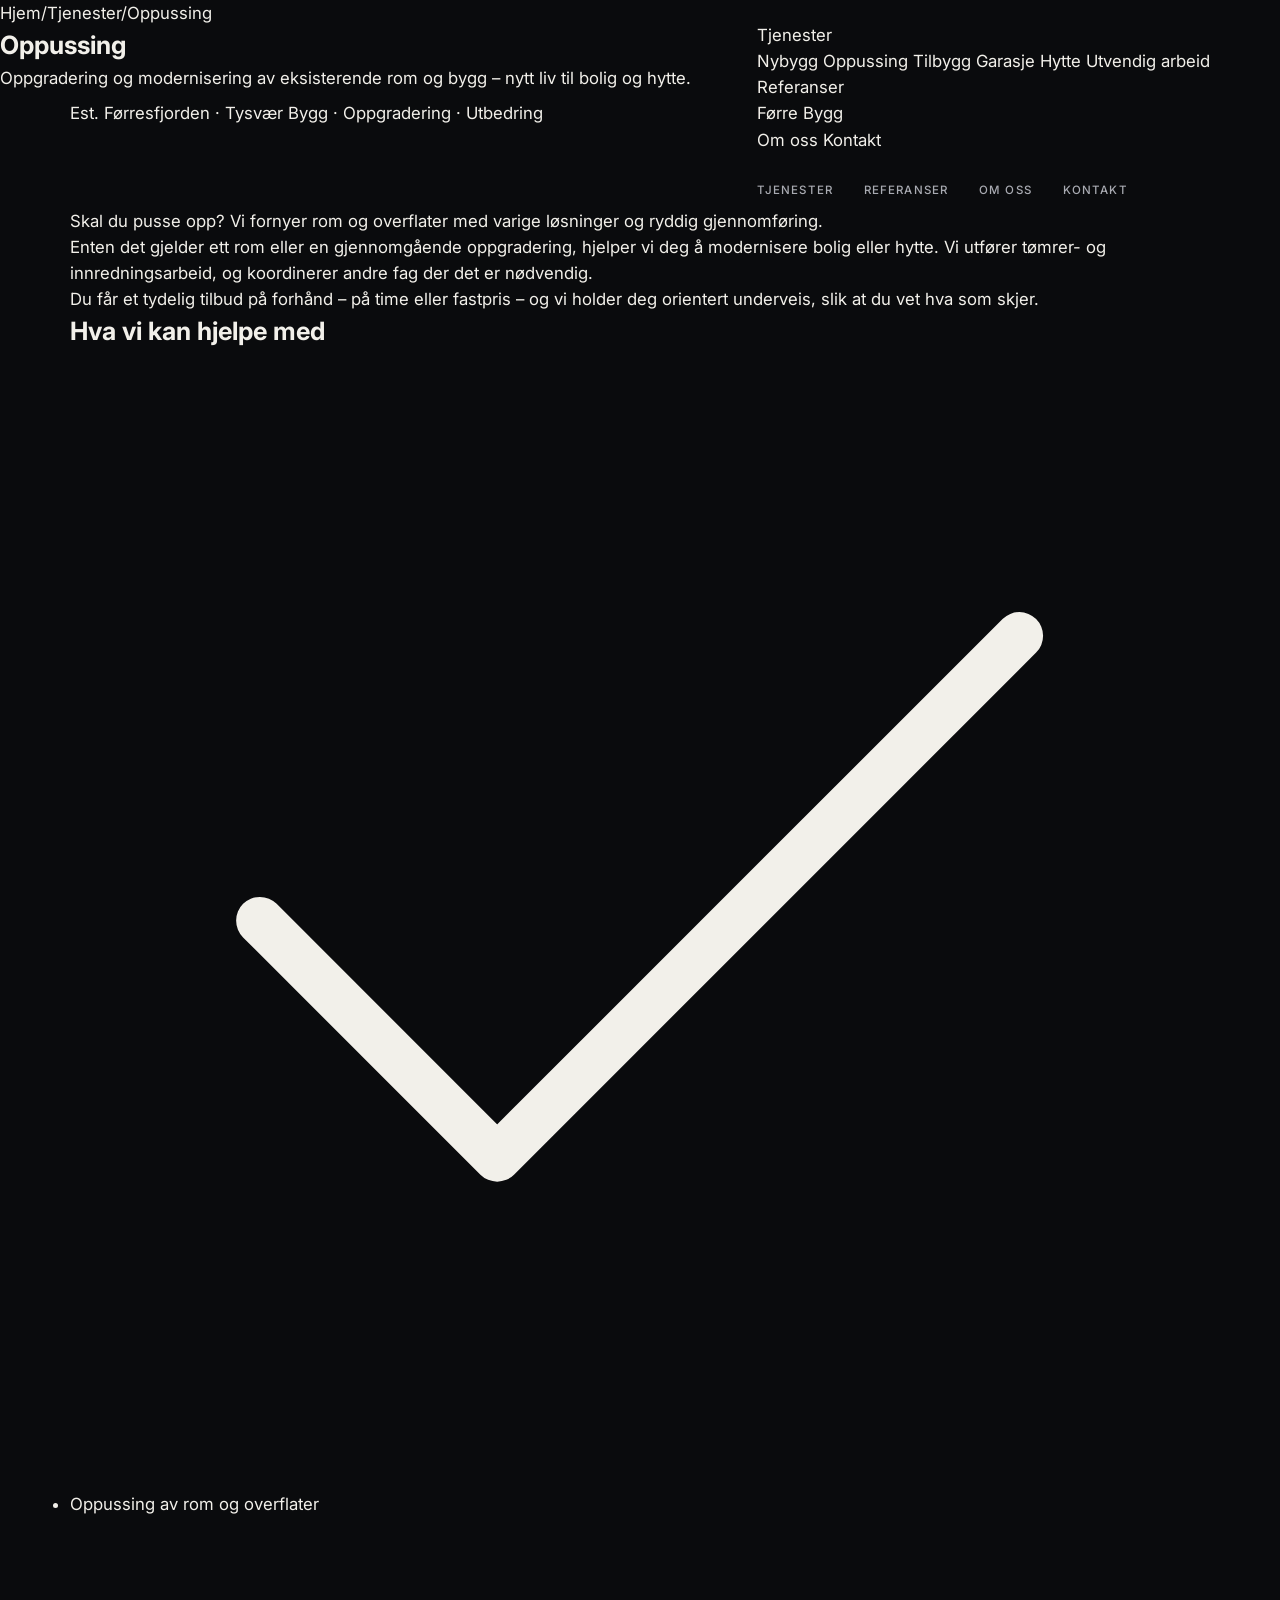
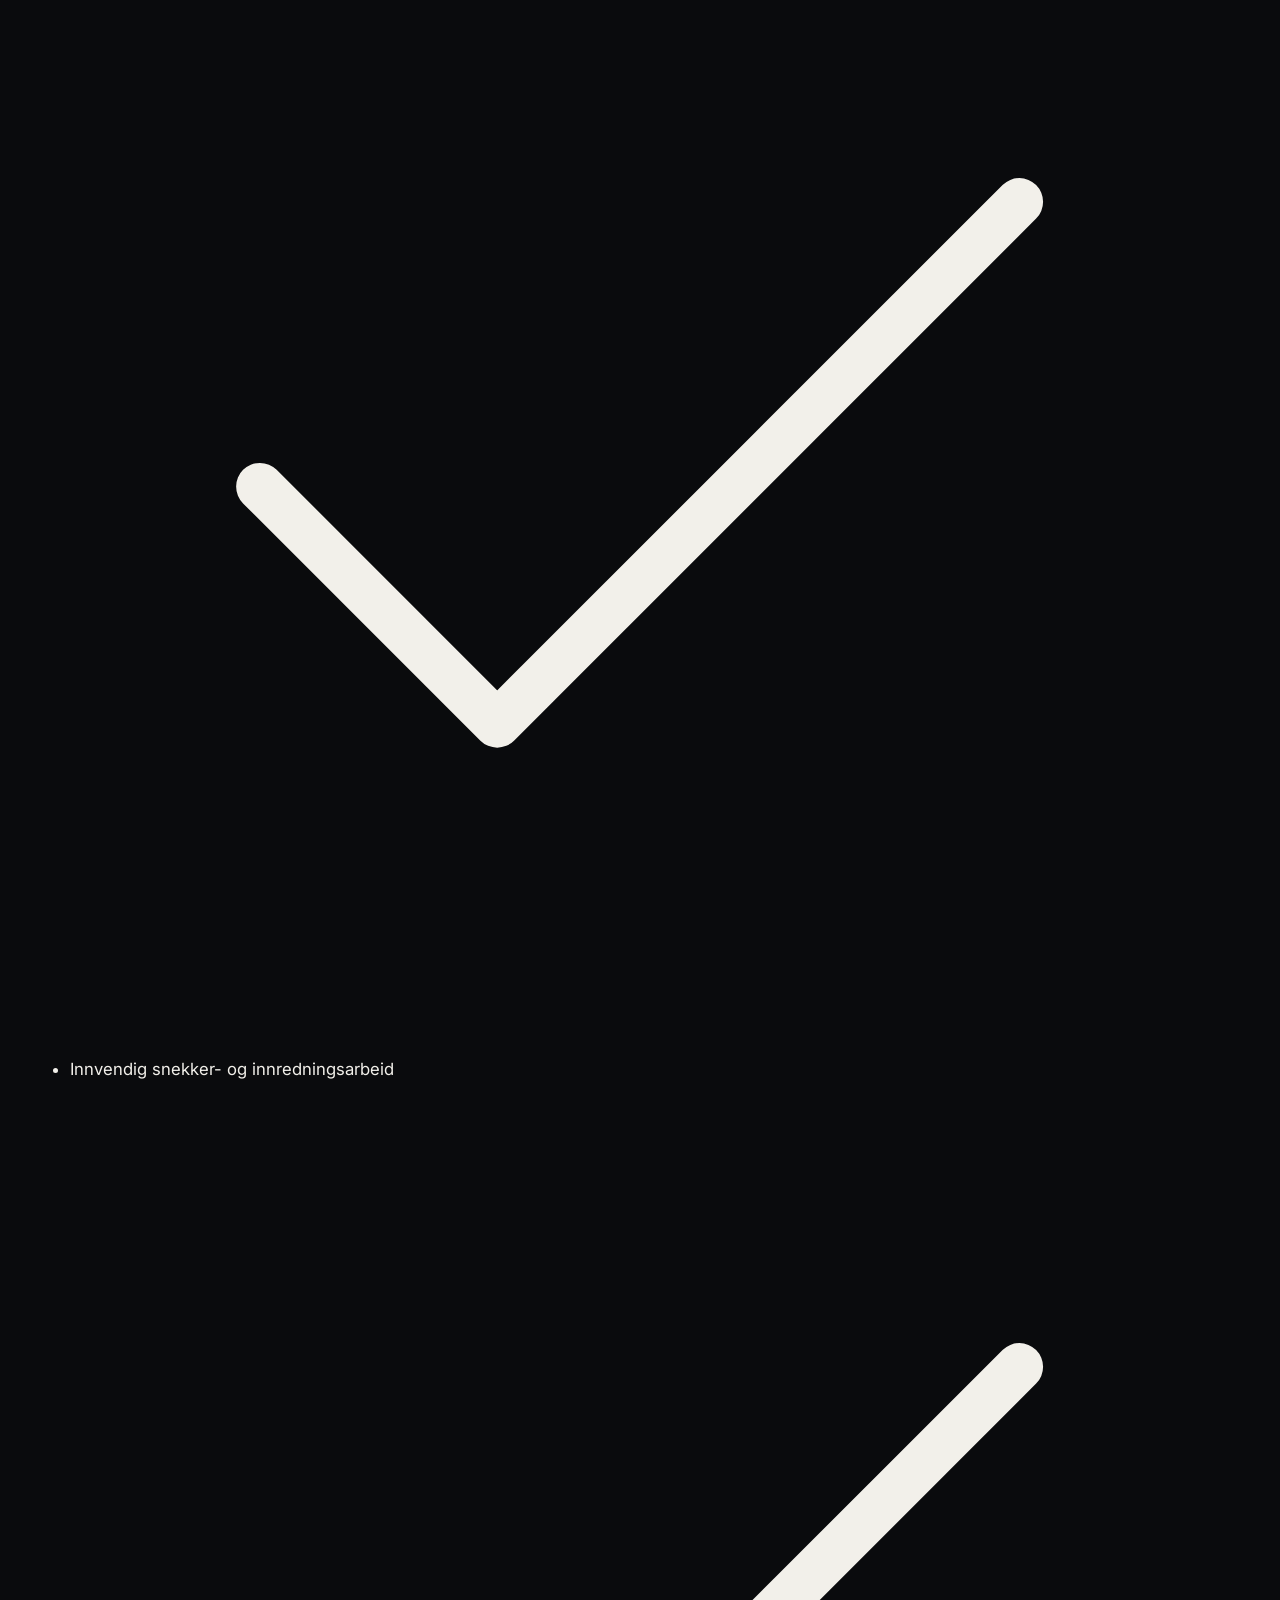
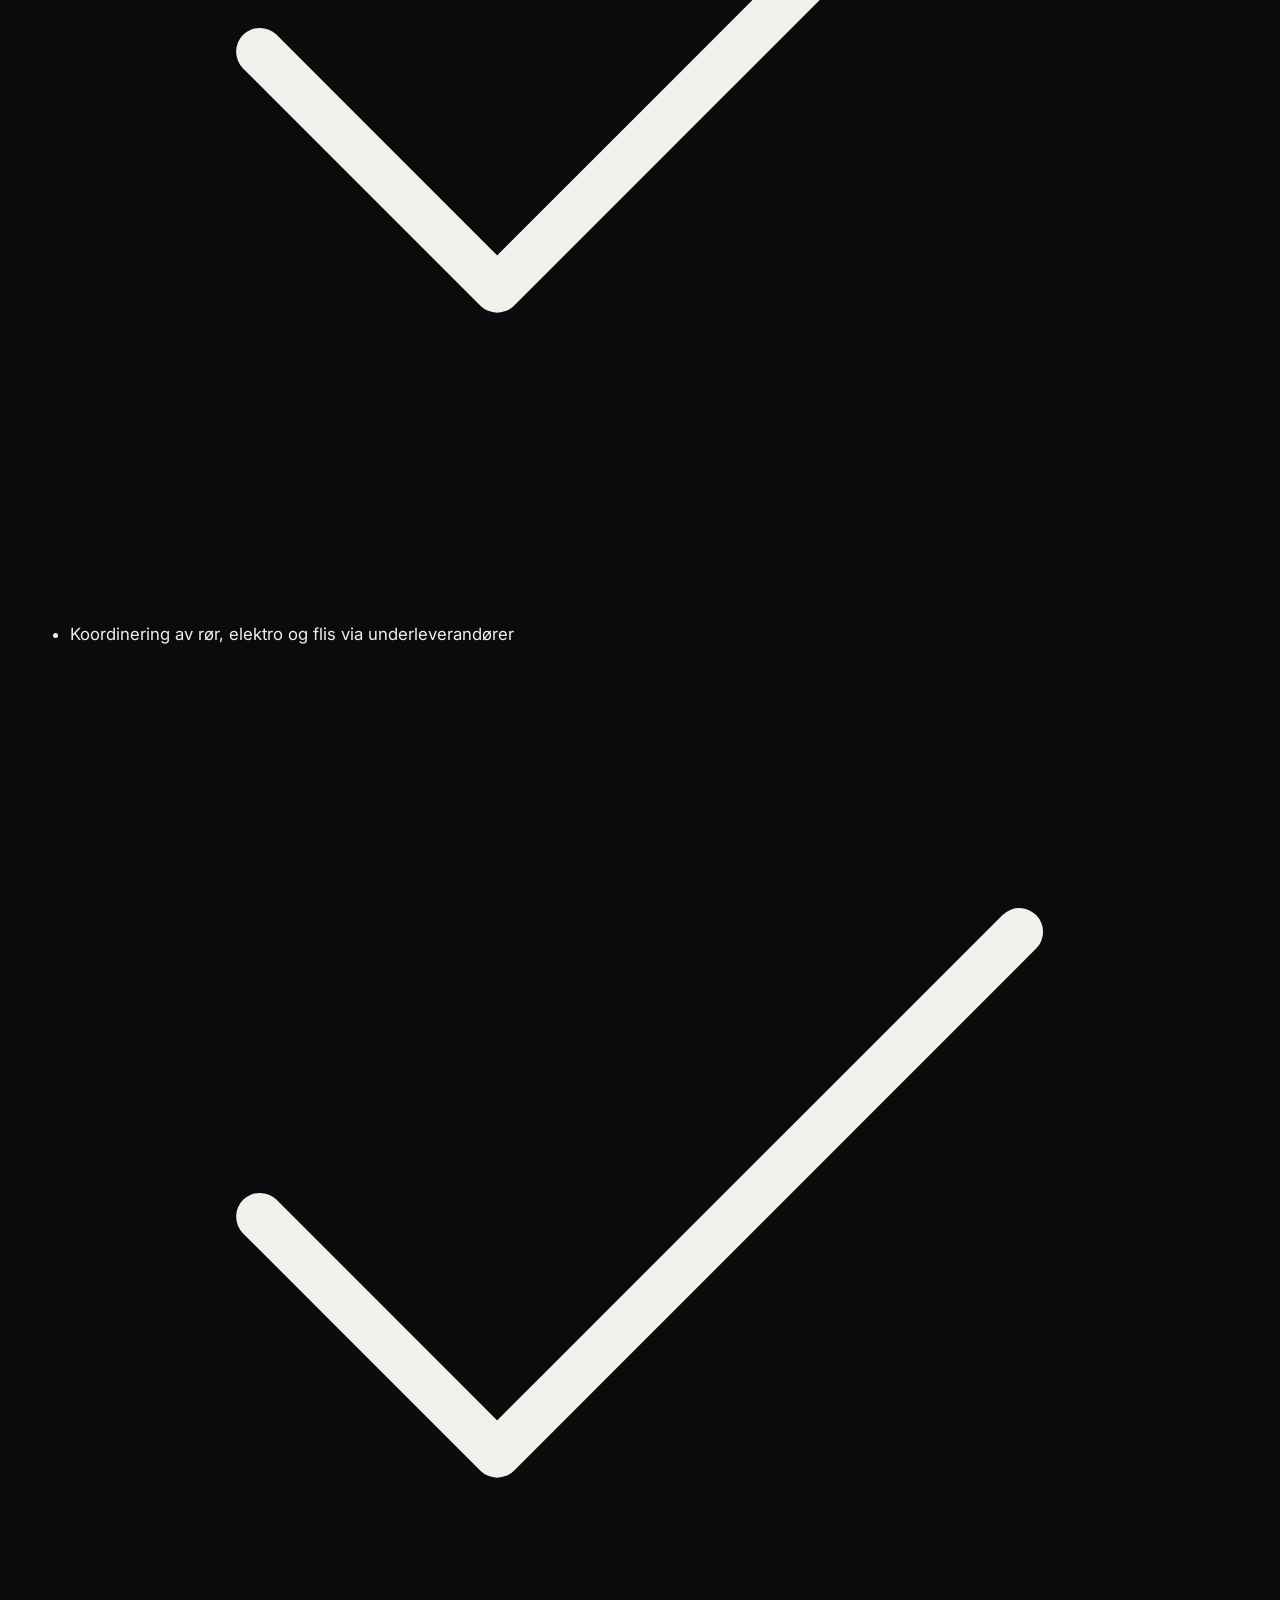
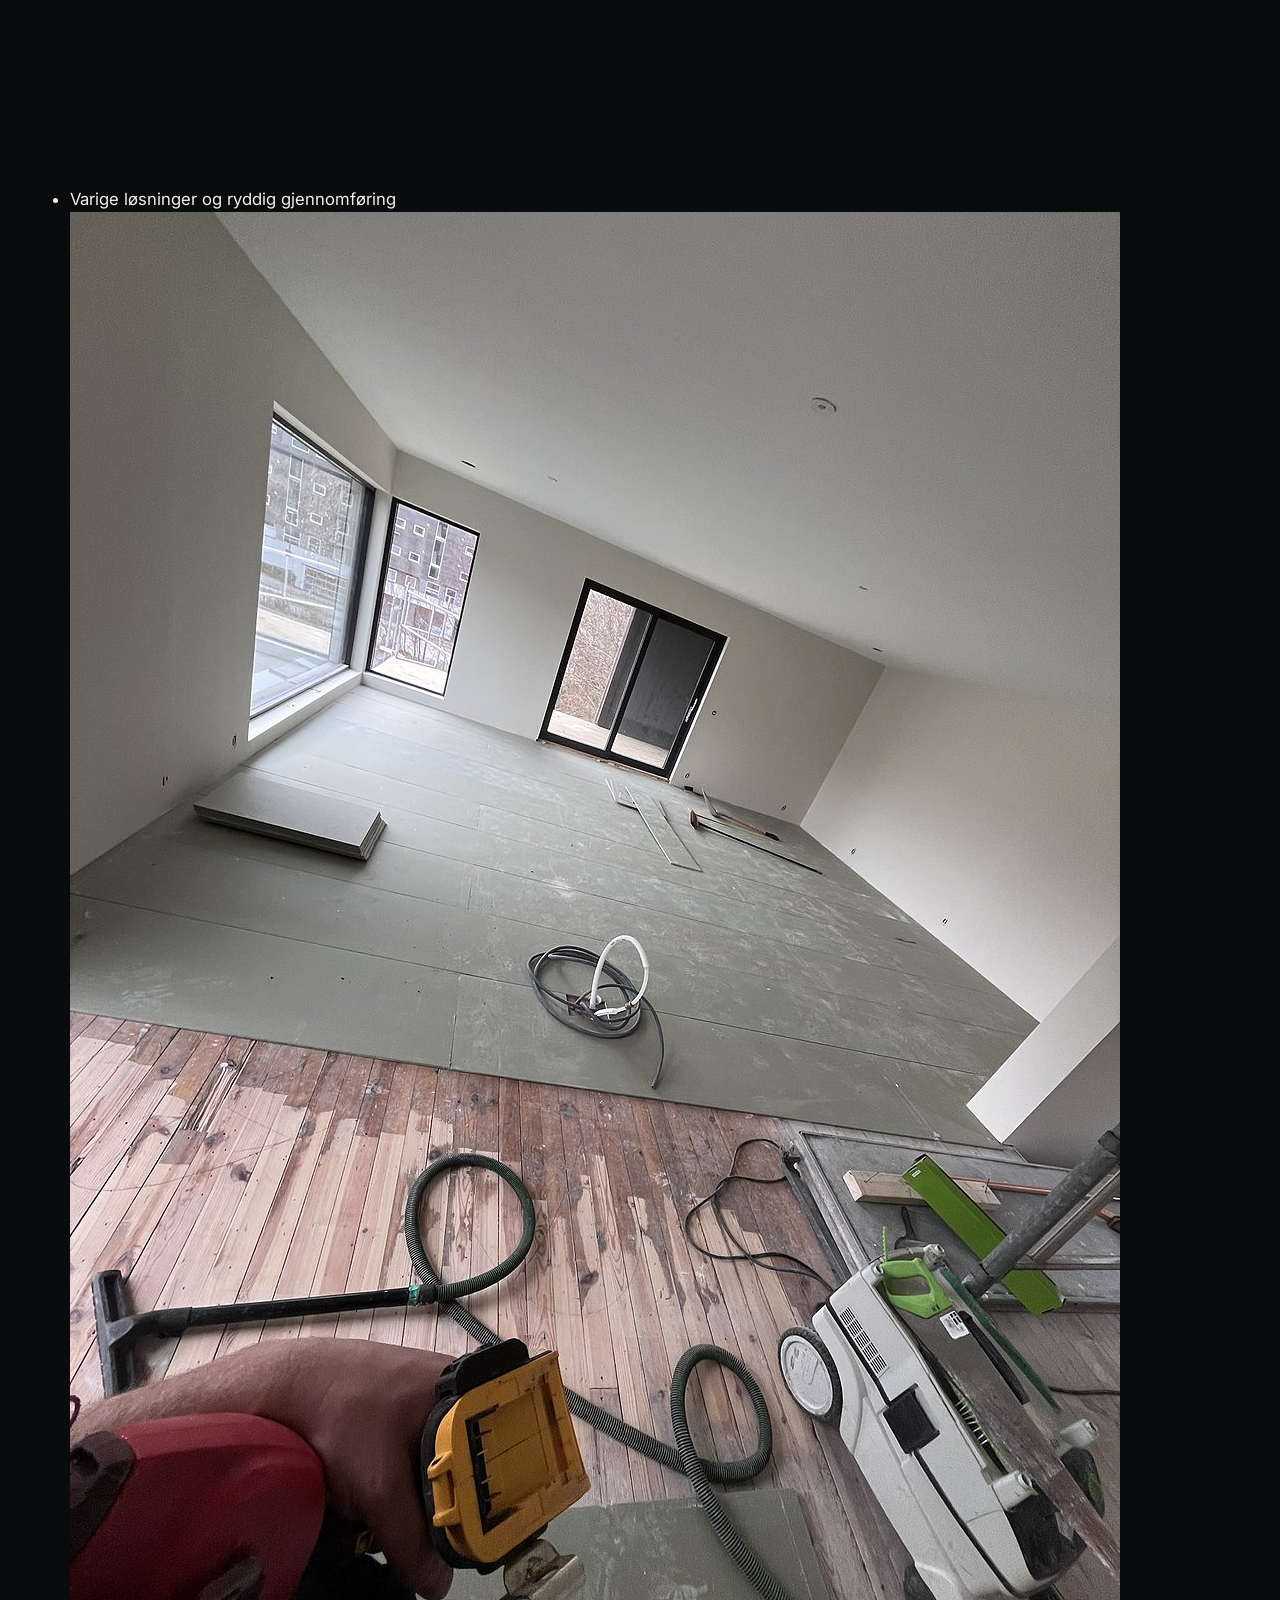
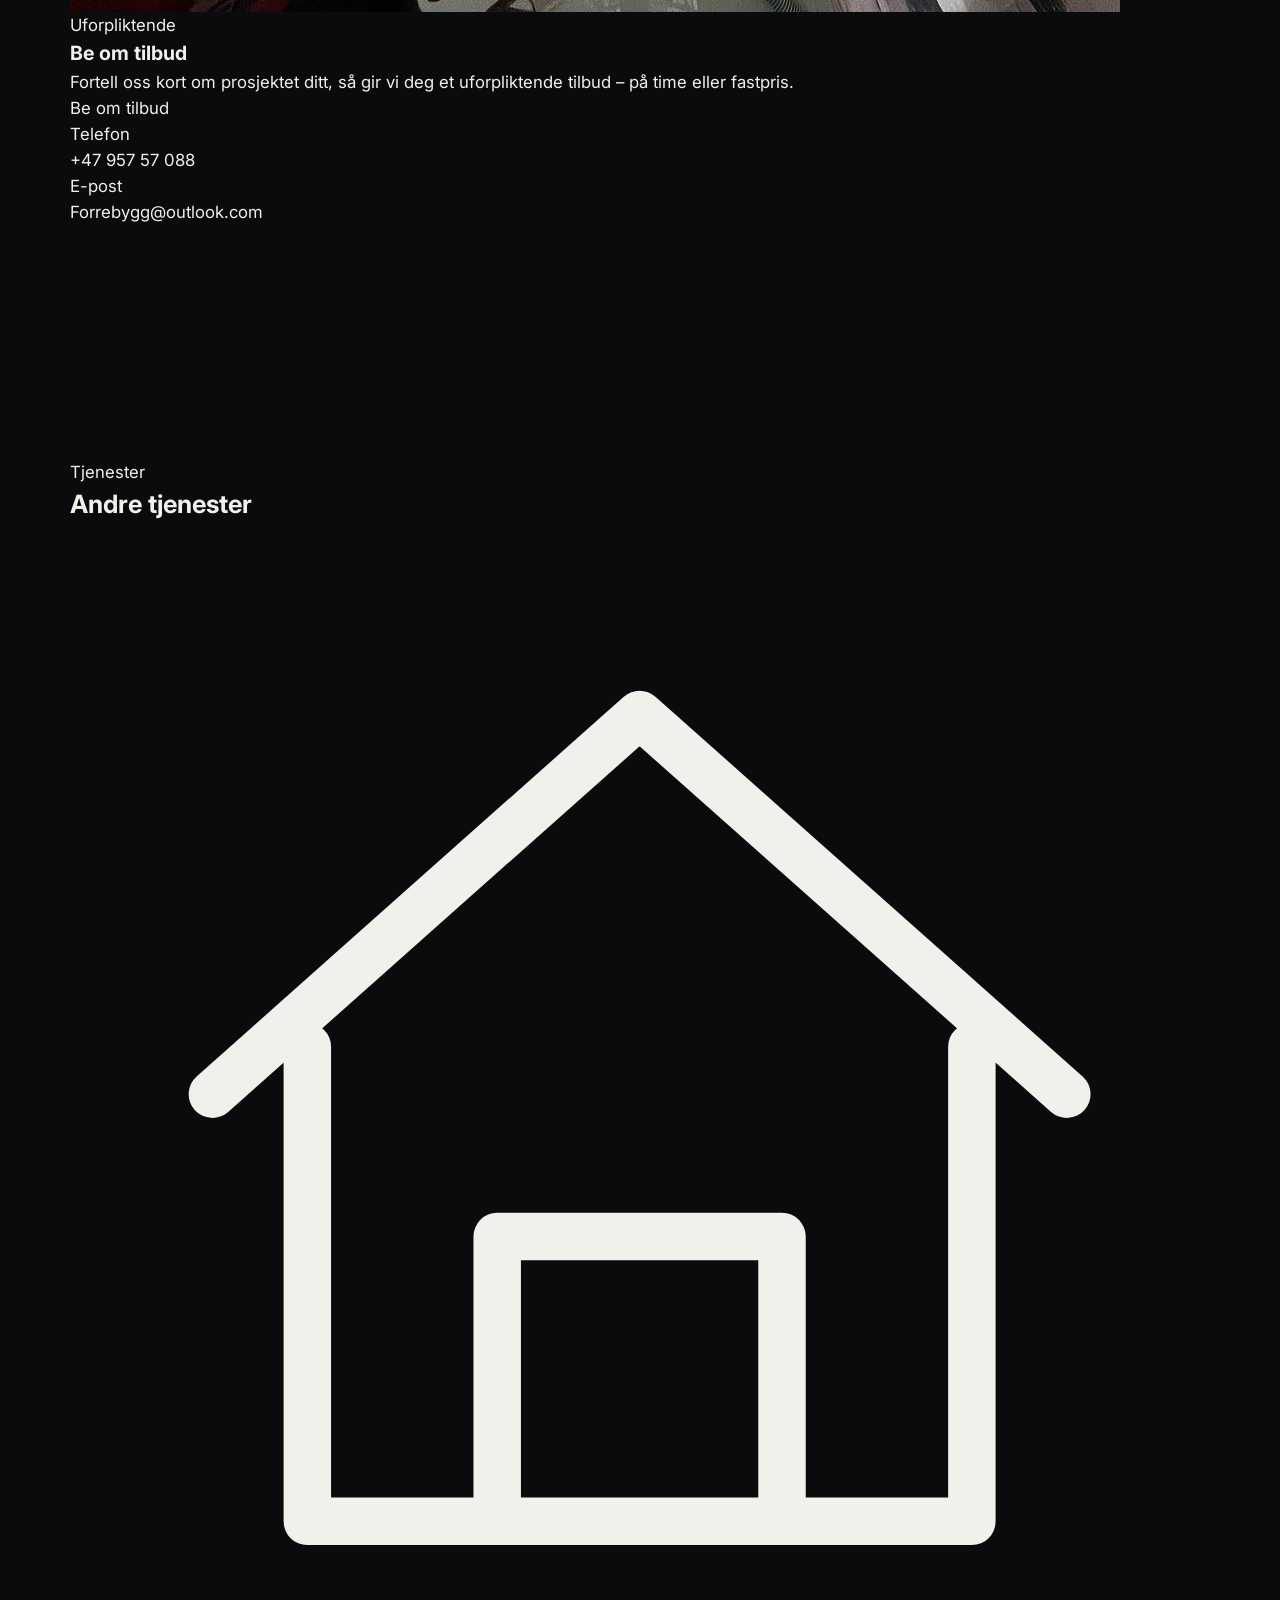
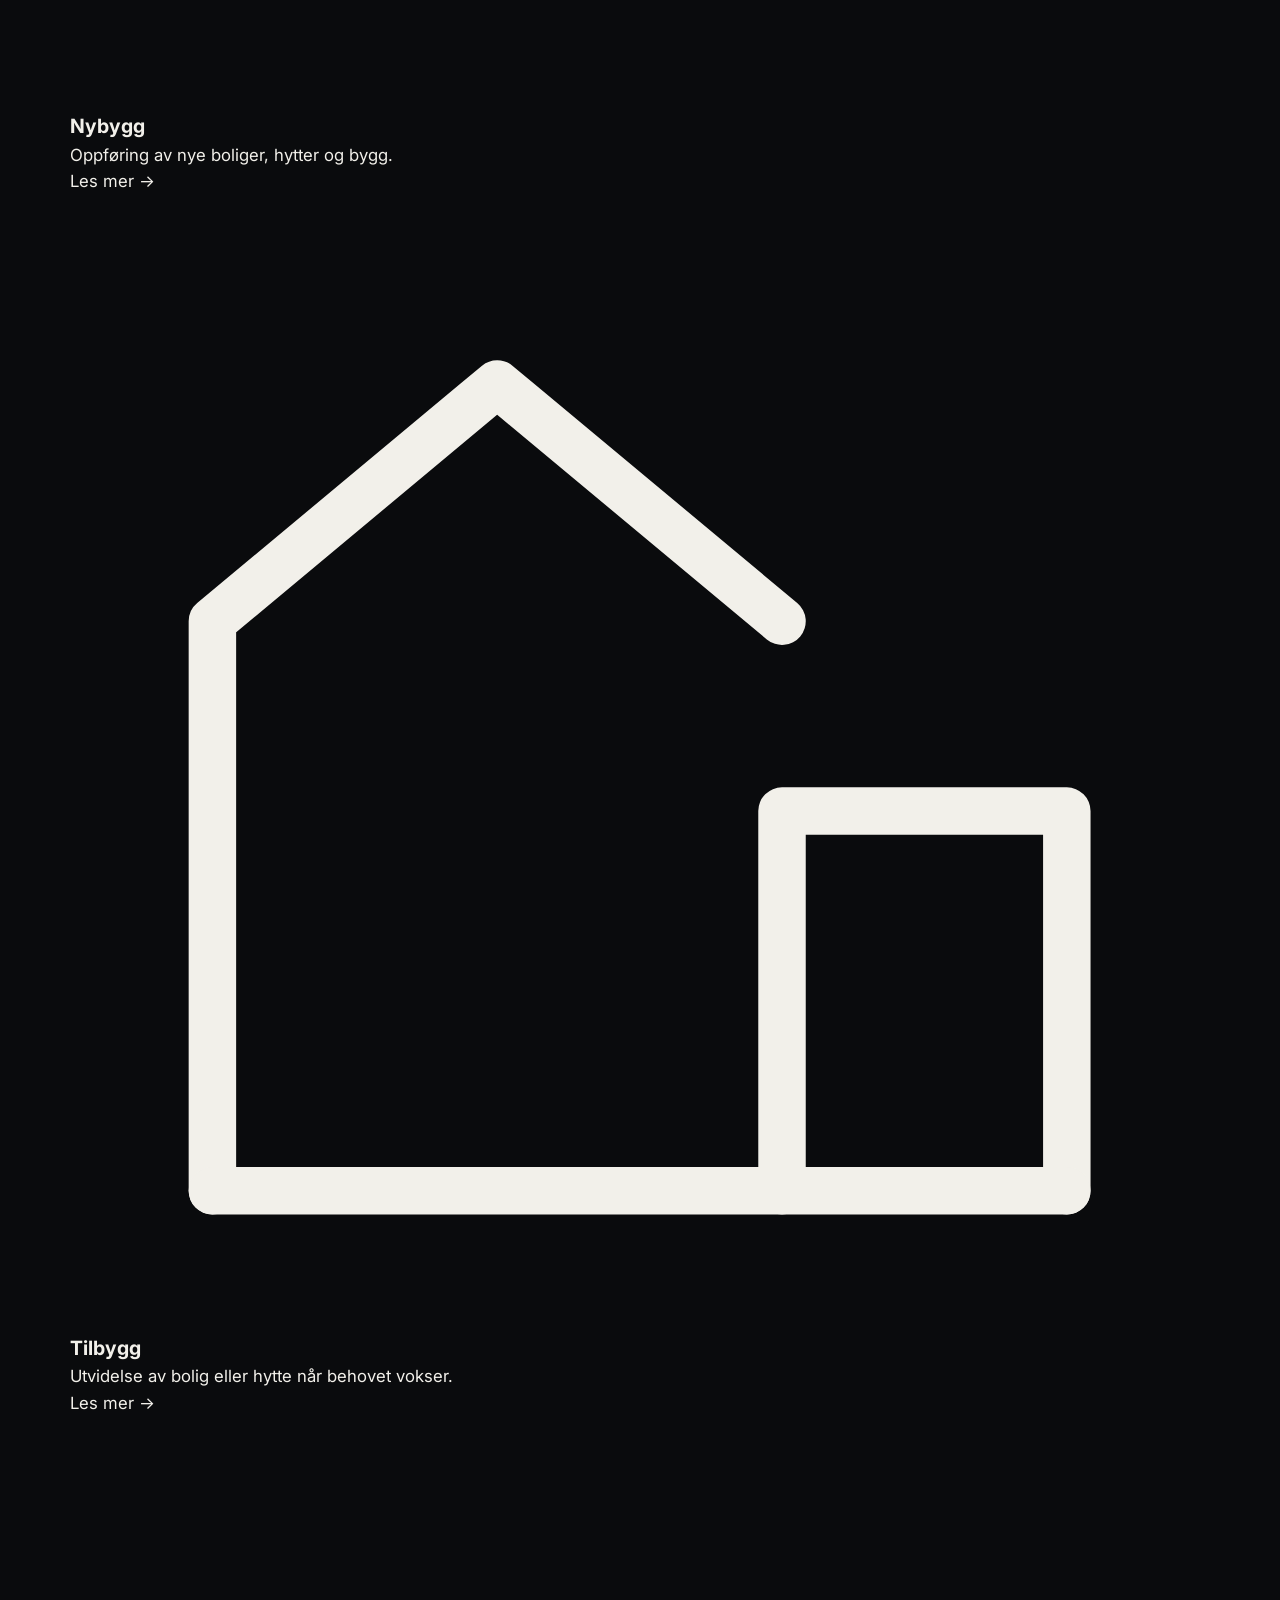
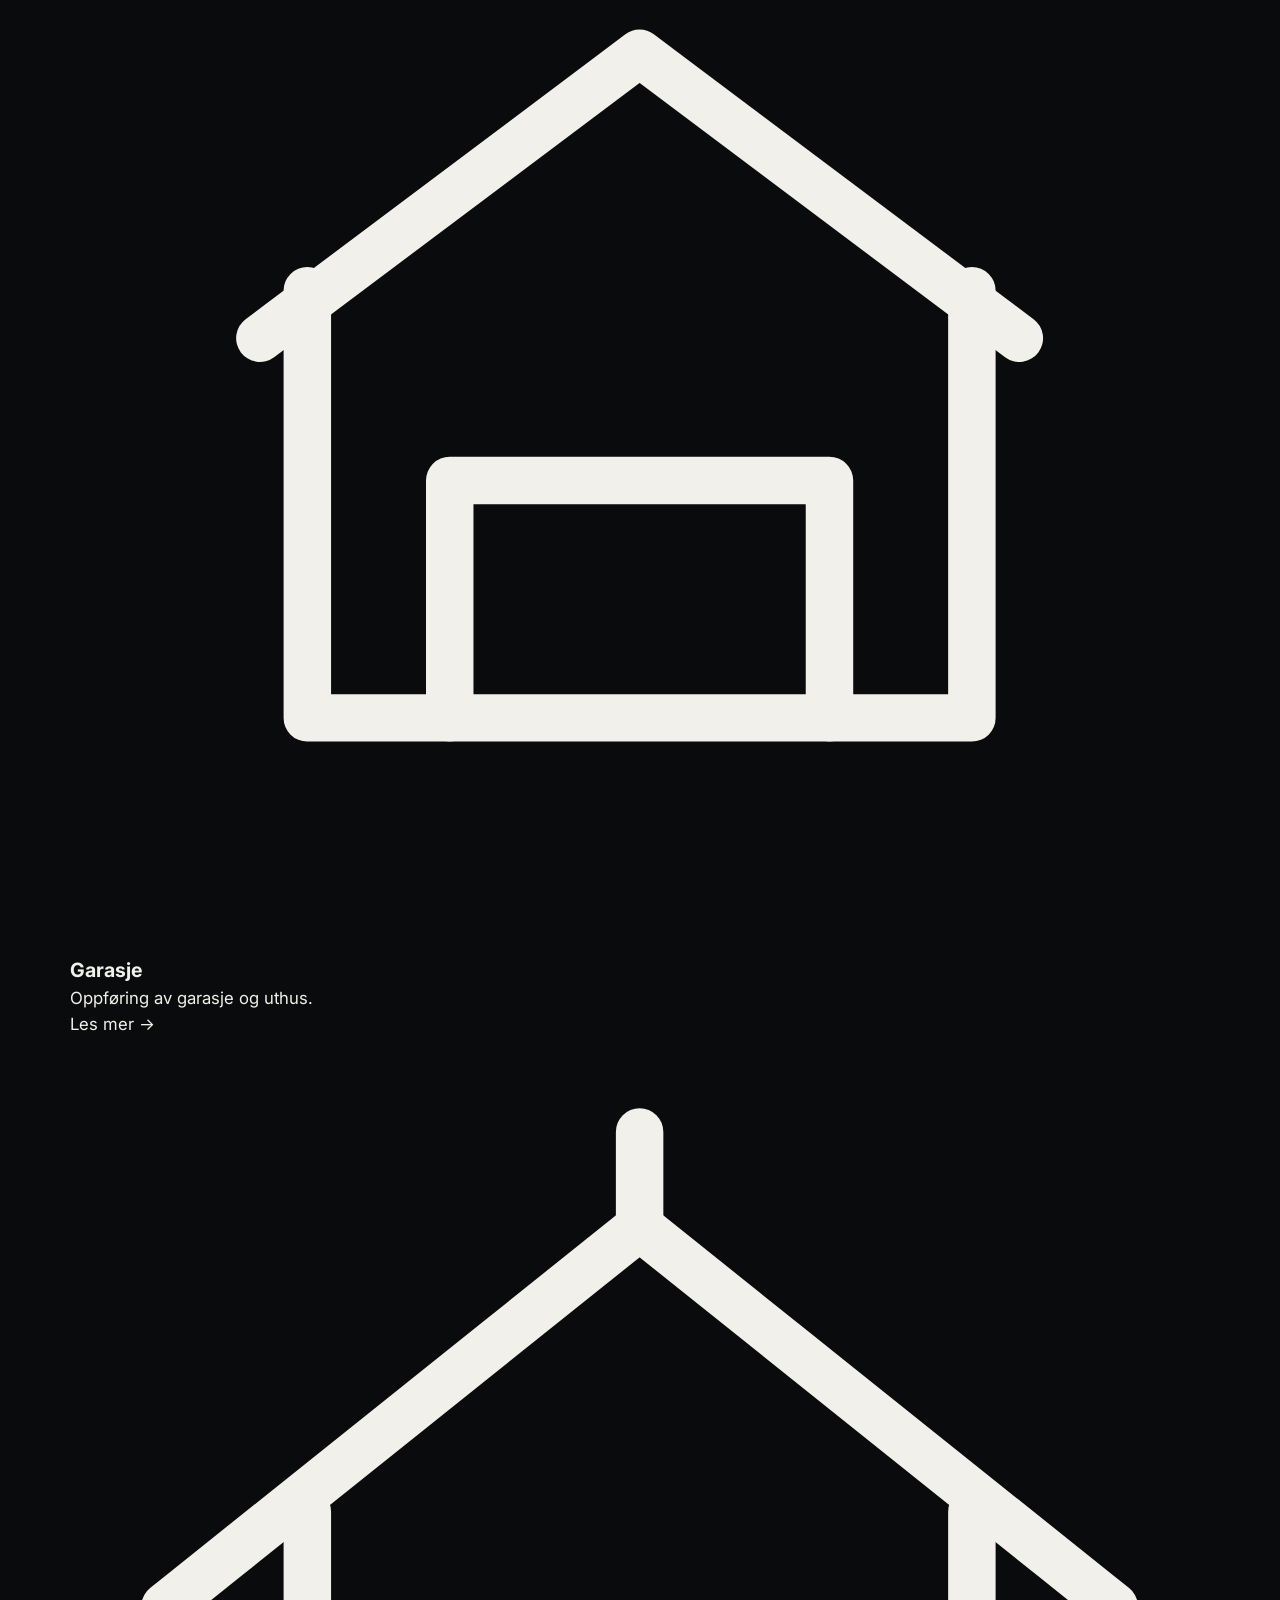
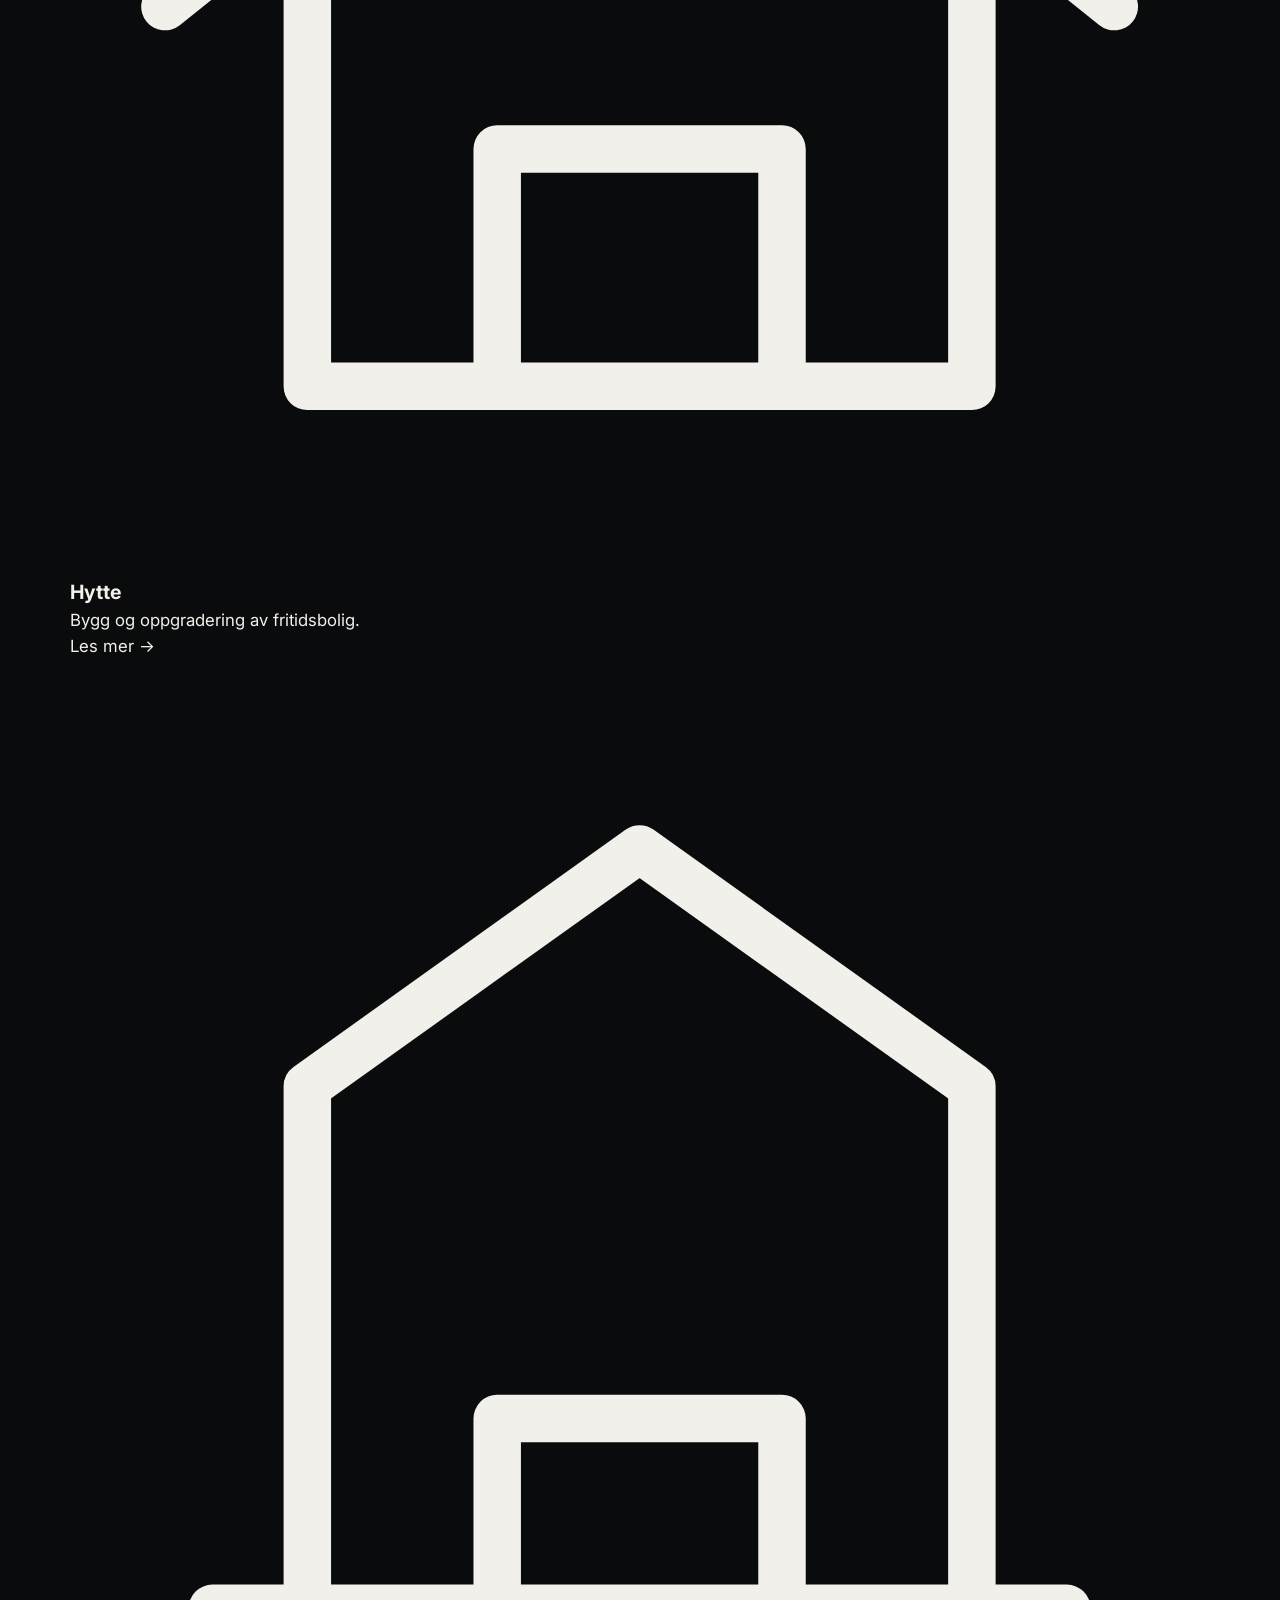
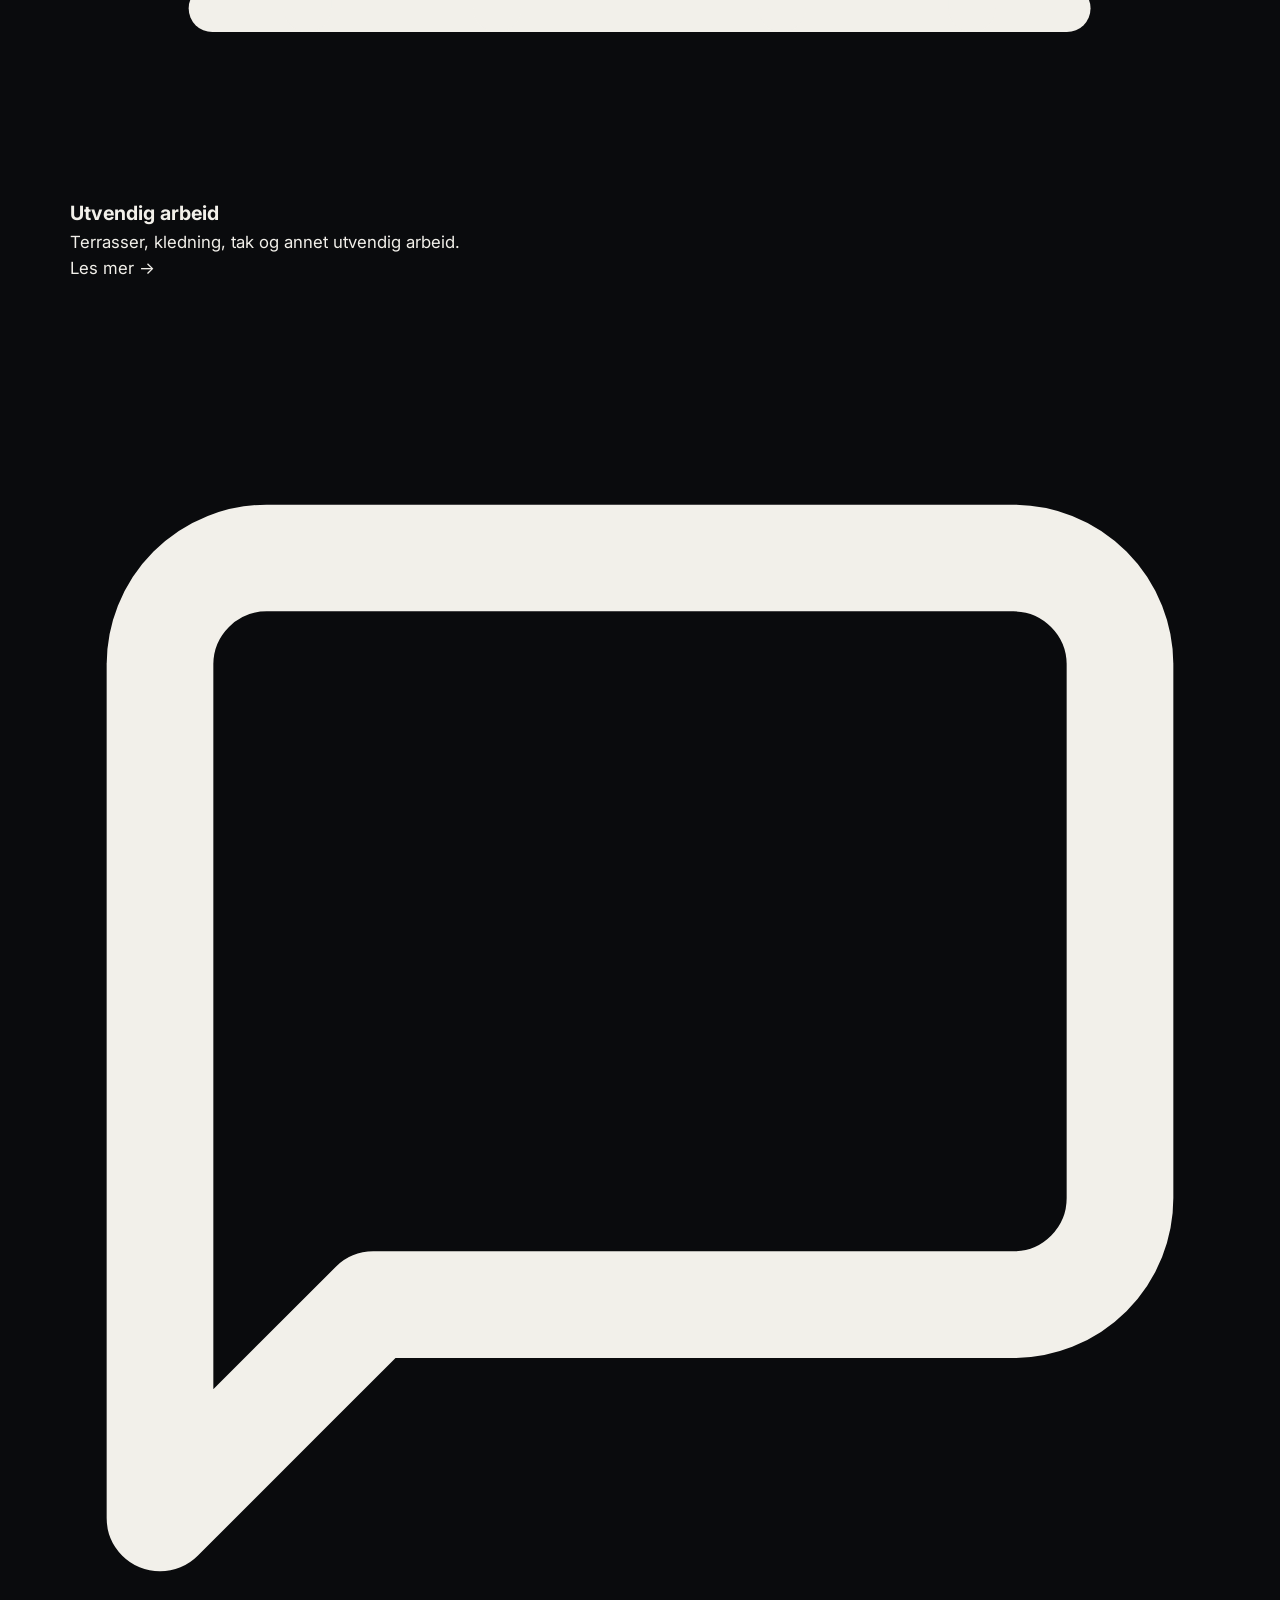
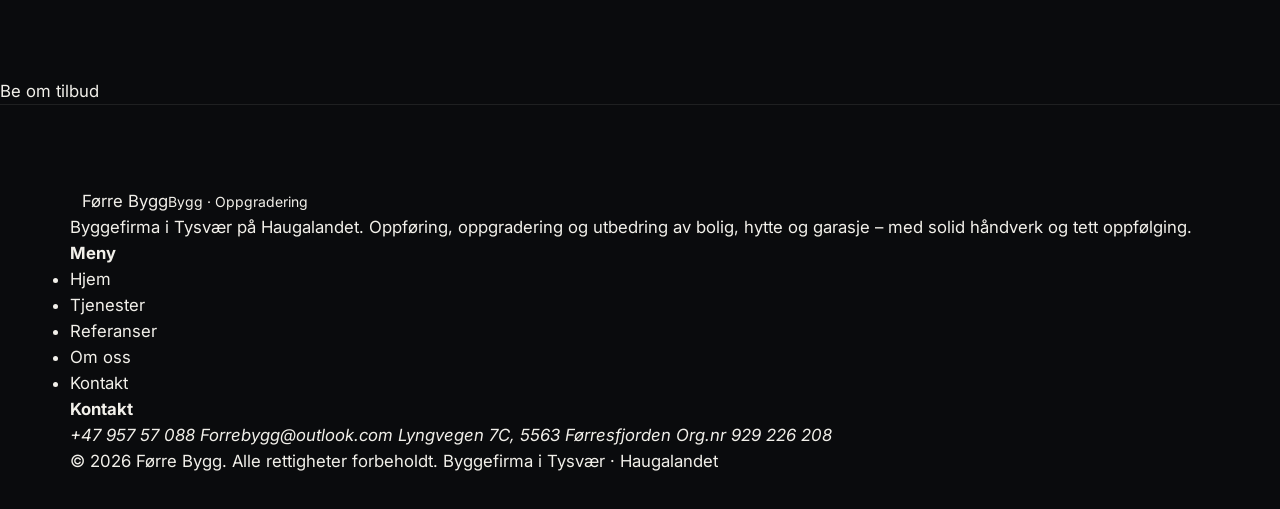
<file: tjeneste-oppussing.html>
<!DOCTYPE html>
<html lang="nb">
<head>
  <meta charset="UTF-8">
  <meta name="viewport" content="width=device-width, initial-scale=1.0">
  <title>Oppussing – Førre Bygg | Tysvær på Haugalandet</title>
  <meta name="description" content="Oppgradering og modernisering av eksisterende rom og bygg – nytt liv til bolig og hytte.">
  <meta name="robots" content="index, follow">
  <meta name="theme-color" content="#161619">
  <link rel="icon" type="image/svg+xml" href="assets/img/favicon.svg">
  <link rel="preconnect" href="https://fonts.googleapis.com">
  <link rel="preconnect" href="https://fonts.gstatic.com" crossorigin>
  <link rel="stylesheet" href="https://fonts.googleapis.com/css2?family=Fraunces:ital,opsz,wght@0,9..144,400..600;1,9..144,400..500&family=Inter:wght@400;500;600;700&display=swap">
  <link rel="stylesheet" href="css/styles.css?v=31">
</head>
<body>
  <a class="skip-link" href="#main">Hopp til innhold</a>
  <header class="site-header">
    <div class="topline">
      <div class="container">
        <span>Est. Førresfjorden · Tysvær</span>
        <span>Bygg · Oppgradering · Utbedring</span>
      </div>
    </div>
    <div class="masthead">
      <div class="container masthead__row">
        <nav class="mast-nav mast-nav--left" aria-label="Meny venstre">
          <div class="mast-drop">
            <a href="index.html#tjenester" aria-haspopup="true">Tjenester</a>
            <div class="mast-drop__menu" role="menu">
              <a href="tjeneste-nybygg.html">Nybygg</a>
              <a href="tjeneste-oppussing.html">Oppussing</a>
              <a href="tjeneste-tilbygg.html">Tilbygg</a>
              <a href="tjeneste-garasje.html">Garasje</a>
              <a href="tjeneste-hytte.html">Hytte</a>
              <a href="tjeneste-utvendig.html">Utvendig arbeid</a>
            </div>
          </div>
          <a href="index.html#referanser">Referanser</a>
        </nav>
        <a href="index.html" class="masthead__brand" aria-label="Førre Bygg – forsiden">
          <span class="masthead__word">Førre&nbsp;Bygg</span>
        </a>
        <nav class="mast-nav mast-nav--right" aria-label="Meny høyre">
          <a href="index.html#om-oss">Om oss</a>
          <a href="index.html#kontakt">Kontakt</a>
        </nav>
        <button class="nav-toggle" id="navToggle" aria-label="Åpne meny" aria-expanded="false" aria-controls="primaryNav"><span></span></button>
        <nav class="nav" id="primaryNav" aria-label="Hovedmeny">
          <a href="index.html#tjenester">Tjenester</a>
          <a href="index.html#referanser">Referanser</a>
          <a href="index.html#om-oss">Om oss</a>
          <a href="index.html#kontakt">Kontakt</a>
        </nav>
      </div>
    </div>
  </header>

  <main id="main">
    <section class="subhero">
      <div class="container">
        <nav class="breadcrumb" aria-label="Sti"><a href="index.html">Hjem</a><span>/</span><a href="index.html#tjenester">Tjenester</a><span>/</span>Oppussing</nav>
        <h1>Oppussing</h1>
        <p class="subhero__sub">Oppgradering og modernisering av eksisterende rom og bygg – nytt liv til bolig og hytte.</p>
      </div>
    </section>

    <section class="section">
      <div class="container">
        <div class="svc-detail">
          <div class="svc-detail__main">
            <p class="svc-detail__lead">Skal du pusse opp? Vi fornyer rom og overflater med varige løsninger og ryddig gjennomføring.</p>
            <p>Enten det gjelder ett rom eller en gjennomgående oppgradering, hjelper vi deg å modernisere bolig eller hytte. Vi utfører tømrer- og innredningsarbeid, og koordinerer andre fag der det er nødvendig.</p>
            <p>Du får et tydelig tilbud på forhånd – på time eller fastpris – og vi holder deg orientert underveis, slik at du vet hva som skjer.</p>
            <h2>Hva vi kan hjelpe med</h2>
            <ul class="ticks">
              <li><svg viewBox="0 0 24 24" fill="none" stroke="currentColor" stroke-linecap="round" stroke-linejoin="round"><path d="M20 6L9 17l-5-5"/></svg><span>Oppussing av rom og overflater</span></li>
              <li><svg viewBox="0 0 24 24" fill="none" stroke="currentColor" stroke-linecap="round" stroke-linejoin="round"><path d="M20 6L9 17l-5-5"/></svg><span>Innvendig snekker- og innredningsarbeid</span></li>
              <li><svg viewBox="0 0 24 24" fill="none" stroke="currentColor" stroke-linecap="round" stroke-linejoin="round"><path d="M20 6L9 17l-5-5"/></svg><span>Koordinering av rør, elektro og flis via underleverandører</span></li>
              <li><svg viewBox="0 0 24 24" fill="none" stroke="currentColor" stroke-linecap="round" stroke-linejoin="round"><path d="M20 6L9 17l-5-5"/></svg><span>Varige løsninger og ryddig gjennomføring</span></li>
            </ul>
          </div>
          <aside class="svc-aside">
            <figure class="svc-aside__figure"><img src="assets/img/projects/oppussing-1.jpg" alt="Oppussing – Førre Bygg" loading="lazy" onerror="this.onerror=null;this.src='assets/img/ph-oppussing.svg'"></figure>
            <div class="side-card">
              <span class="side-card__eyebrow">Uforpliktende</span>
              <h3>Be om tilbud</h3>
              <p>Fortell oss kort om prosjektet ditt, så gir vi deg et uforpliktende tilbud – på time eller fastpris.</p>
              <a href="index.html#kontakt" class="btn btn--ink btn--lg">Be om tilbud</a>
              <div class="side-card__info">
                <div><span>Telefon</span><br><a href="tel:+4795757088">+47 957 57 088</a></div>
                <div><span>E-post</span><br><a href="mailto:Forrebygg@outlook.com">Forrebygg@outlook.com</a></div>
              </div>
            </div>
          </aside>
        </div>
      </div>
    </section>

    <section class="section section--tint">
      <div class="container">
        <div class="section-head">
          <span class="eyebrow">Tjenester</span>
          <h2>Andre tjenester</h2>
        </div>
        <div class="svc-grid" style="margin-top:clamp(32px,4vw,48px)">
          <a class="svc" href="tjeneste-nybygg.html">
            <div class="svc__icon"><svg viewBox="0 0 24 24" fill="none" stroke="currentColor" stroke-linecap="round" stroke-linejoin="round"><path d="M3 11l9-8 9 8"/><path d="M5 10v10h14V10"/><path d="M9 20v-6h6v6"/></svg></div>
            <h3>Nybygg</h3>
            <p>Oppføring av nye boliger, hytter og bygg.</p>
            <span class="svc__more">Les mer →</span>
          </a>
          <a class="svc" href="tjeneste-tilbygg.html">
            <div class="svc__icon"><svg viewBox="0 0 24 24" fill="none" stroke="currentColor" stroke-linecap="round" stroke-linejoin="round"><path d="M3 21V9l6-5 6 5"/><path d="M15 21V13h6v8"/><path d="M3 21h18"/></svg></div>
            <h3>Tilbygg</h3>
            <p>Utvidelse av bolig eller hytte når behovet vokser.</p>
            <span class="svc__more">Les mer →</span>
          </a>
          <a class="svc" href="tjeneste-garasje.html">
            <div class="svc__icon"><svg viewBox="0 0 24 24" fill="none" stroke="currentColor" stroke-linecap="round" stroke-linejoin="round"><path d="M4 11l8-6 8 6"/><path d="M5 10v9h14v-9"/><path d="M8 19v-5h8v5"/></svg></div>
            <h3>Garasje</h3>
            <p>Oppføring av garasje og uthus.</p>
            <span class="svc__more">Les mer →</span>
          </a>
          <a class="svc" href="tjeneste-hytte.html">
            <div class="svc__icon"><svg viewBox="0 0 24 24" fill="none" stroke="currentColor" stroke-linecap="round" stroke-linejoin="round"><path d="M2 12l10-8 10 8"/><path d="M5 10v10h14V10"/><path d="M9 20v-5h6v5"/><path d="M12 4V2"/></svg></div>
            <h3>Hytte</h3>
            <p>Bygg og oppgradering av fritidsbolig.</p>
            <span class="svc__more">Les mer →</span>
          </a>
          <a class="svc" href="tjeneste-utvendig.html">
            <div class="svc__icon"><svg viewBox="0 0 24 24" fill="none" stroke="currentColor" stroke-linecap="round" stroke-linejoin="round"><path d="M3 20h18"/><path d="M5 20V9l7-5 7 5v11"/><path d="M9 20v-4h6v4"/></svg></div>
            <h3>Utvendig arbeid</h3>
            <p>Terrasser, kledning, tak og annet utvendig arbeid.</p>
            <span class="svc__more">Les mer →</span>
          </a>
        </div>
      </div>
    </section>
  </main>
  <a href="index.html#kontakt" class="cta-float is-visible" id="ctaFloat" aria-label="Be om uforpliktende tilbud">
    <svg viewBox="0 0 24 24" fill="none" stroke="currentColor" stroke-width="2" stroke-linecap="round" stroke-linejoin="round" aria-hidden="true"><path d="M21 15a2 2 0 0 1-2 2H7l-4 4V5a2 2 0 0 1 2-2h14a2 2 0 0 1 2 2z"/></svg>
    <span>Be om tilbud</span>
  </a>
  <footer class="footer">
    <div class="container">
      <div class="footer__grid">
        <div>
          <a href="index.html" class="brand">
            <span class="footer__mark"><svg viewBox="0 0 24 24" fill="none" stroke="currentColor" stroke-width="1.7" stroke-linecap="round" stroke-linejoin="round"><path d="M3 11l9-8 9 8"/><path d="M5 10v10h14V10"/><path d="M9 20v-6h6v6"/></svg></span>
            <span class="footer__brandname">Førre Bygg<small>Bygg · Oppgradering</small></span>
          </a>
          <p class="footer__about">Byggefirma i Tysvær på Haugalandet. Oppføring, oppgradering og utbedring av bolig, hytte og garasje – med solid håndverk og tett oppfølging.</p>
        </div>
        <div>
          <h4>Meny</h4>
          <ul>
            <li><a href="index.html#hjem">Hjem</a></li>
            <li><a href="index.html#tjenester">Tjenester</a></li>
            <li><a href="index.html#referanser">Referanser</a></li>
            <li><a href="index.html#om-oss">Om oss</a></li>
            <li><a href="index.html#kontakt">Kontakt</a></li>
          </ul>
        </div>
        <div>
          <h4>Kontakt</h4>
          <address>
            <a href="tel:+4795757088">+47 957 57 088</a>
            <a href="mailto:Forrebygg@outlook.com">Forrebygg@outlook.com</a>
            <span>Lyngvegen 7C, 5563 Førresfjorden</span>
            <span>Org.nr 929 226 208</span>
          </address>
        </div>
      </div>
      <div class="footer__bottom">
        <span>© <span id="year">2026</span> Førre Bygg. Alle rettigheter forbeholdt.</span>
        <span>Byggefirma i Tysvær · Haugalandet</span>
      </div>
    </div>
  </footer>

  <script src="js/main.js?v=6" defer></script>
</body>
</html>
</file>
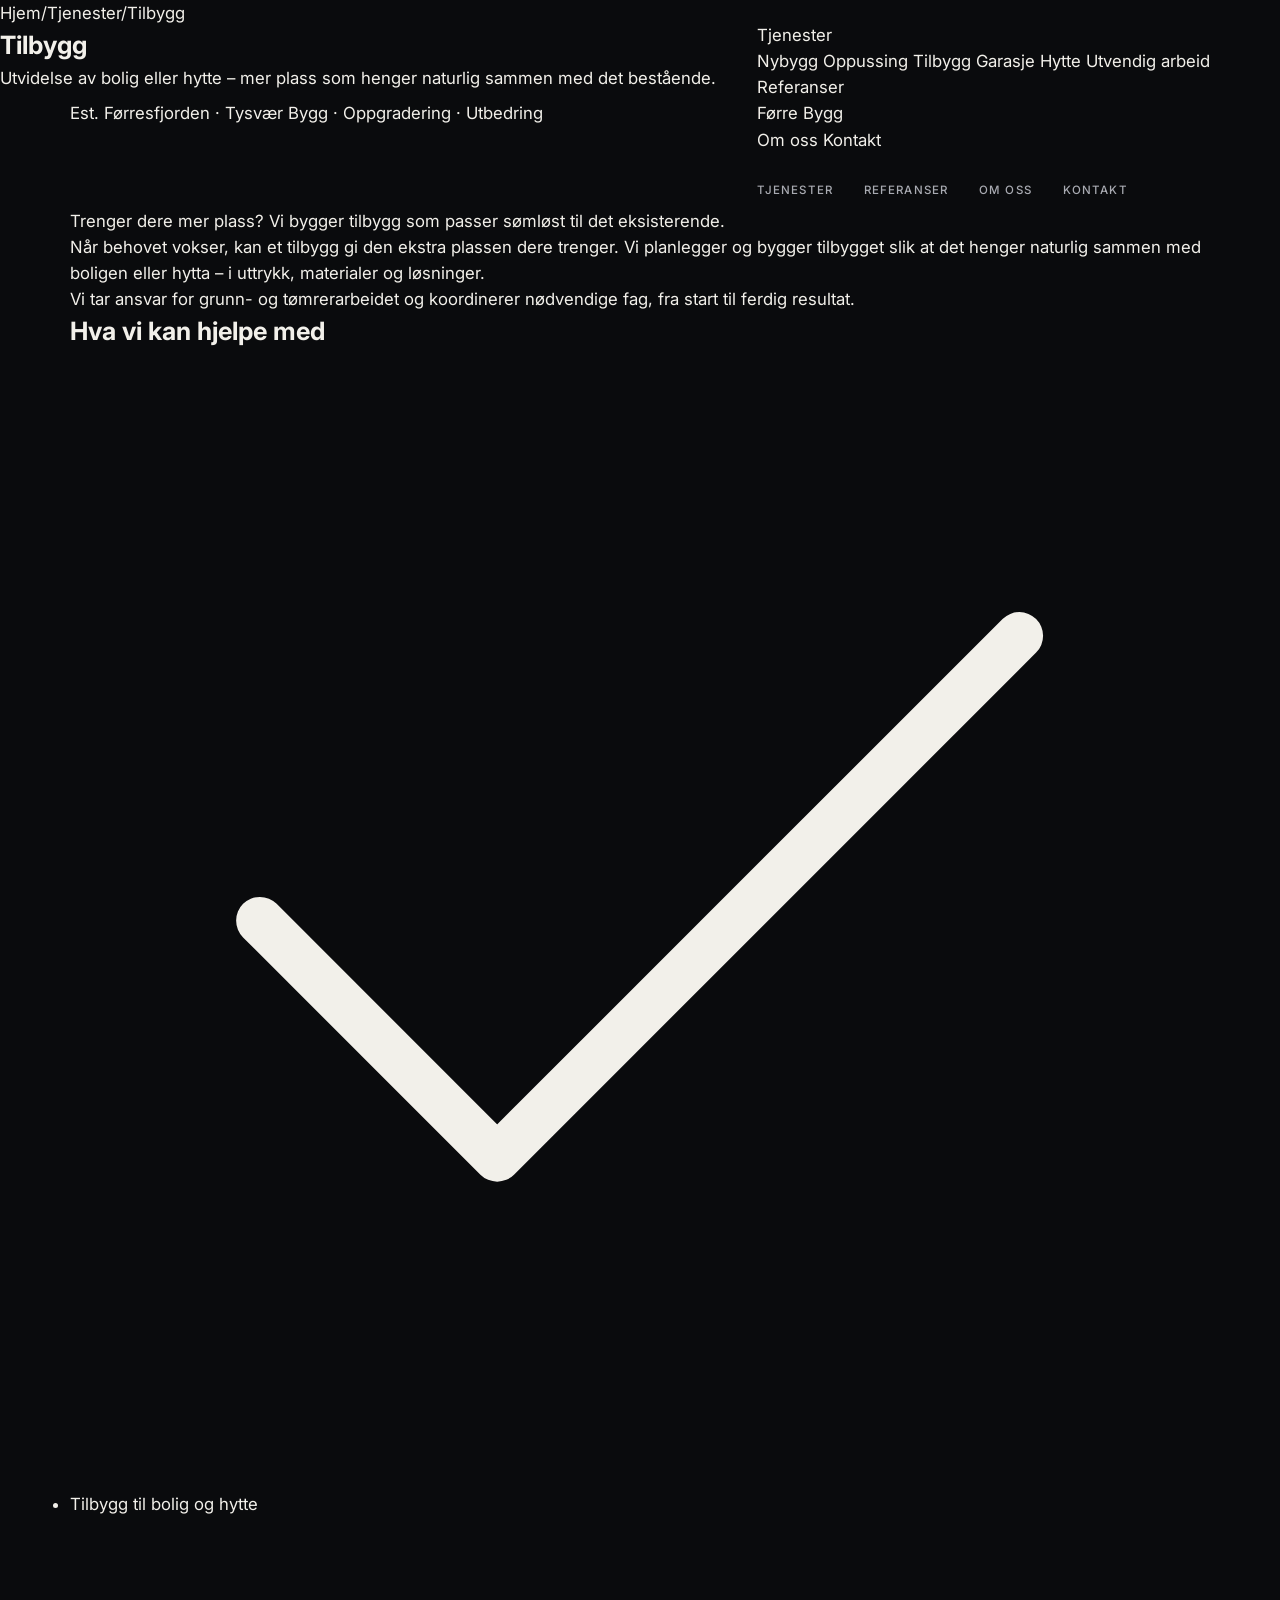
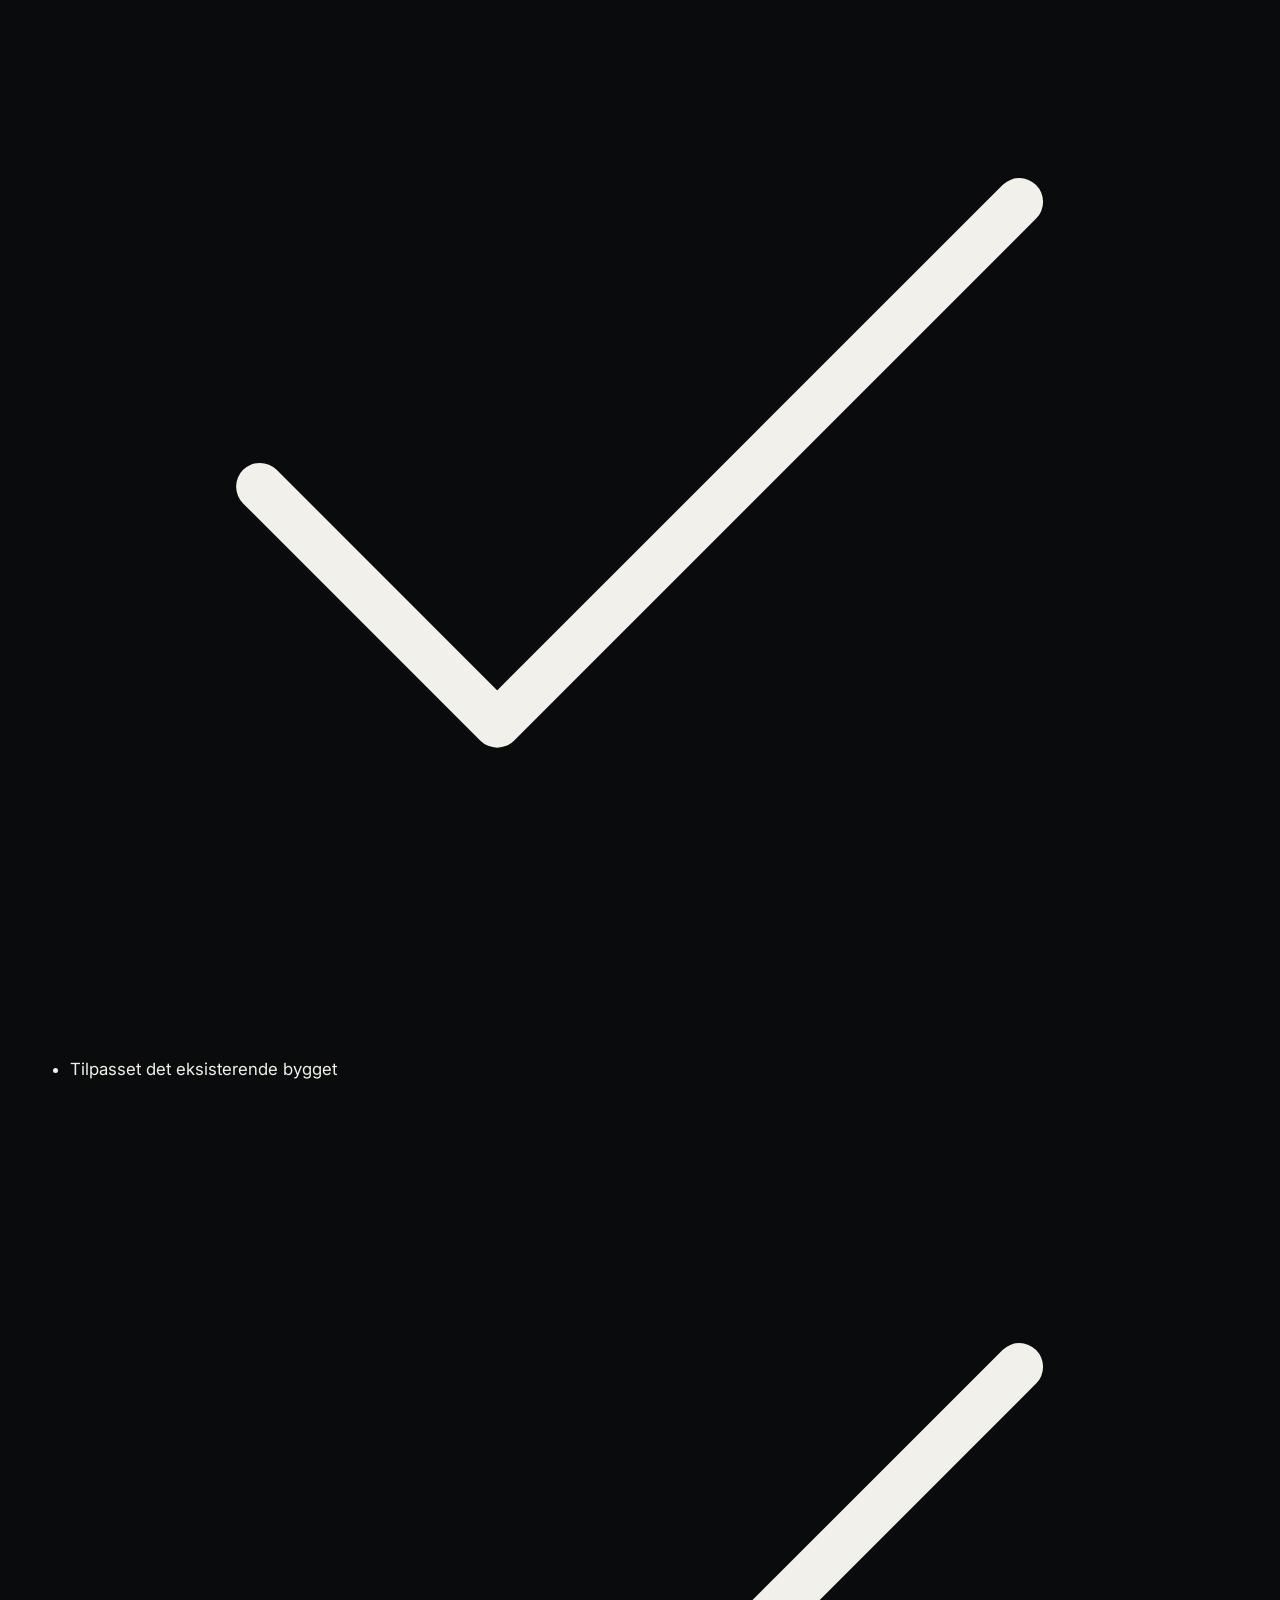
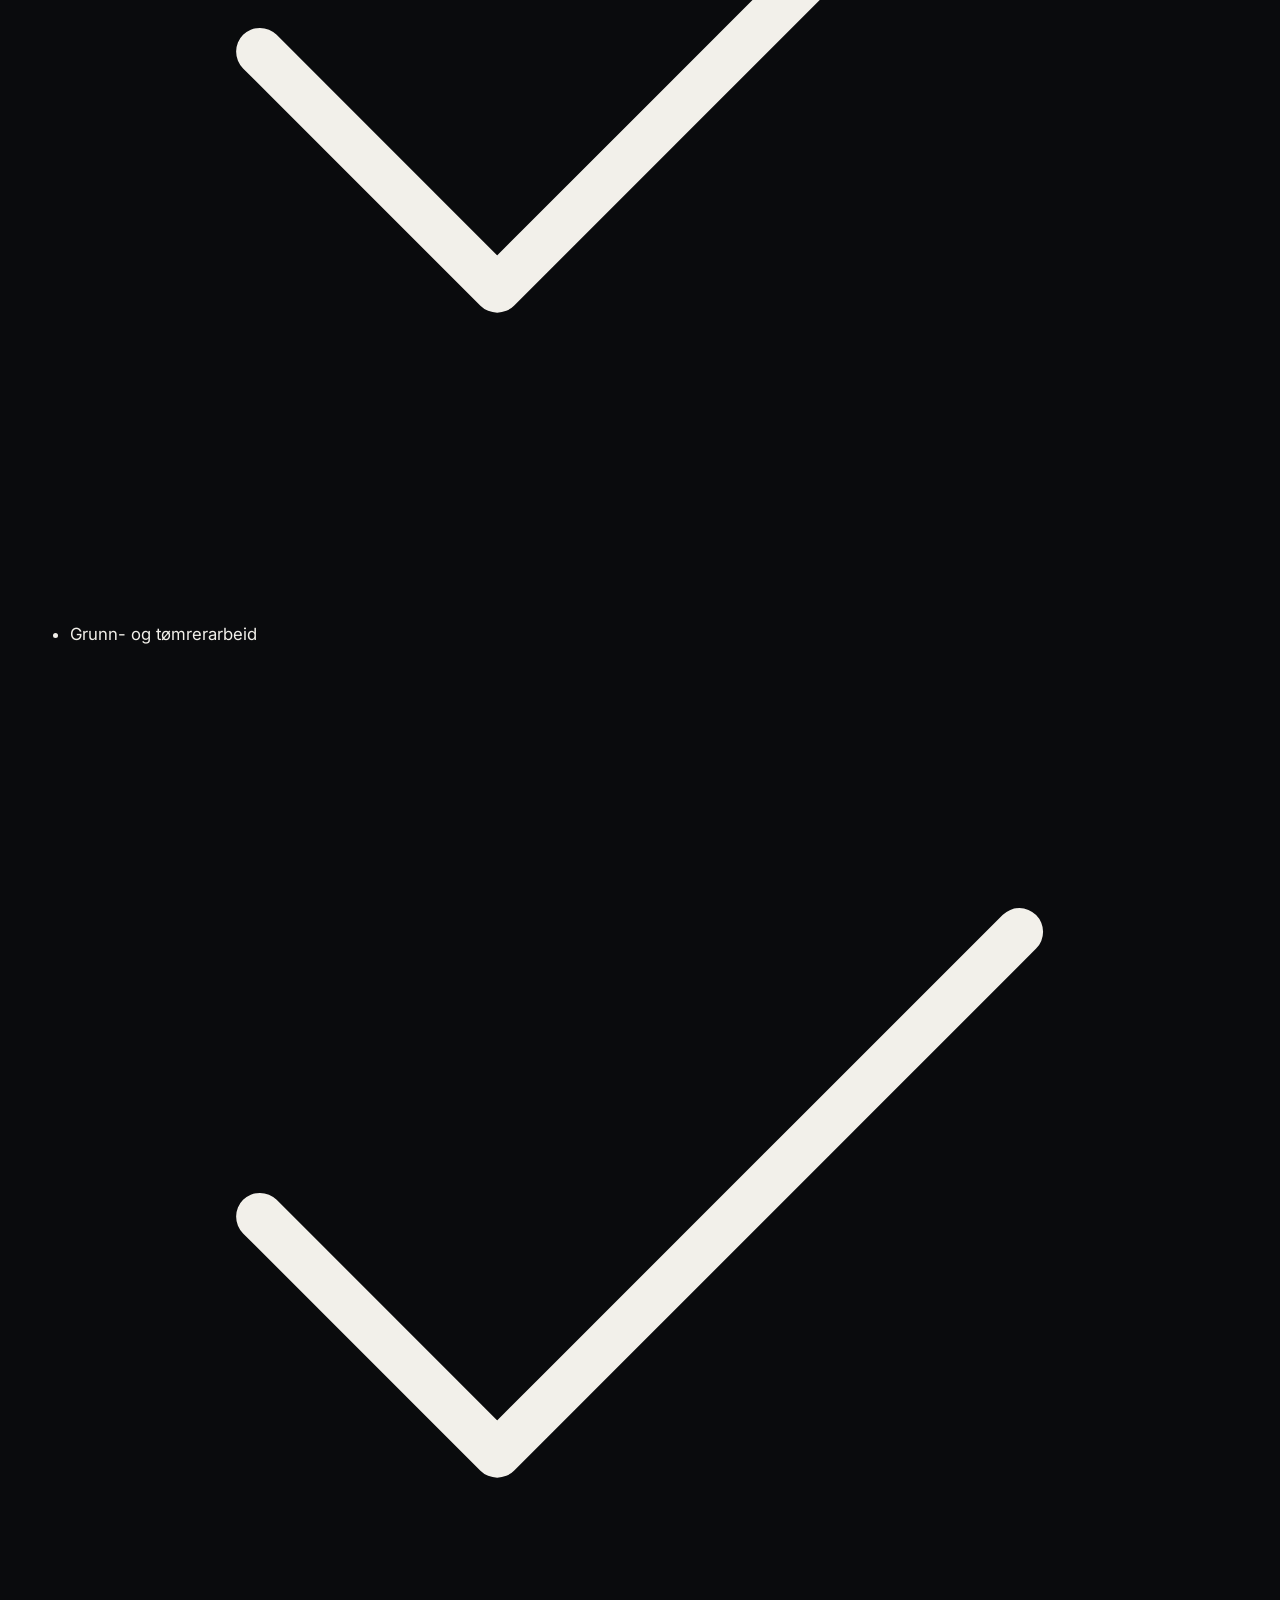
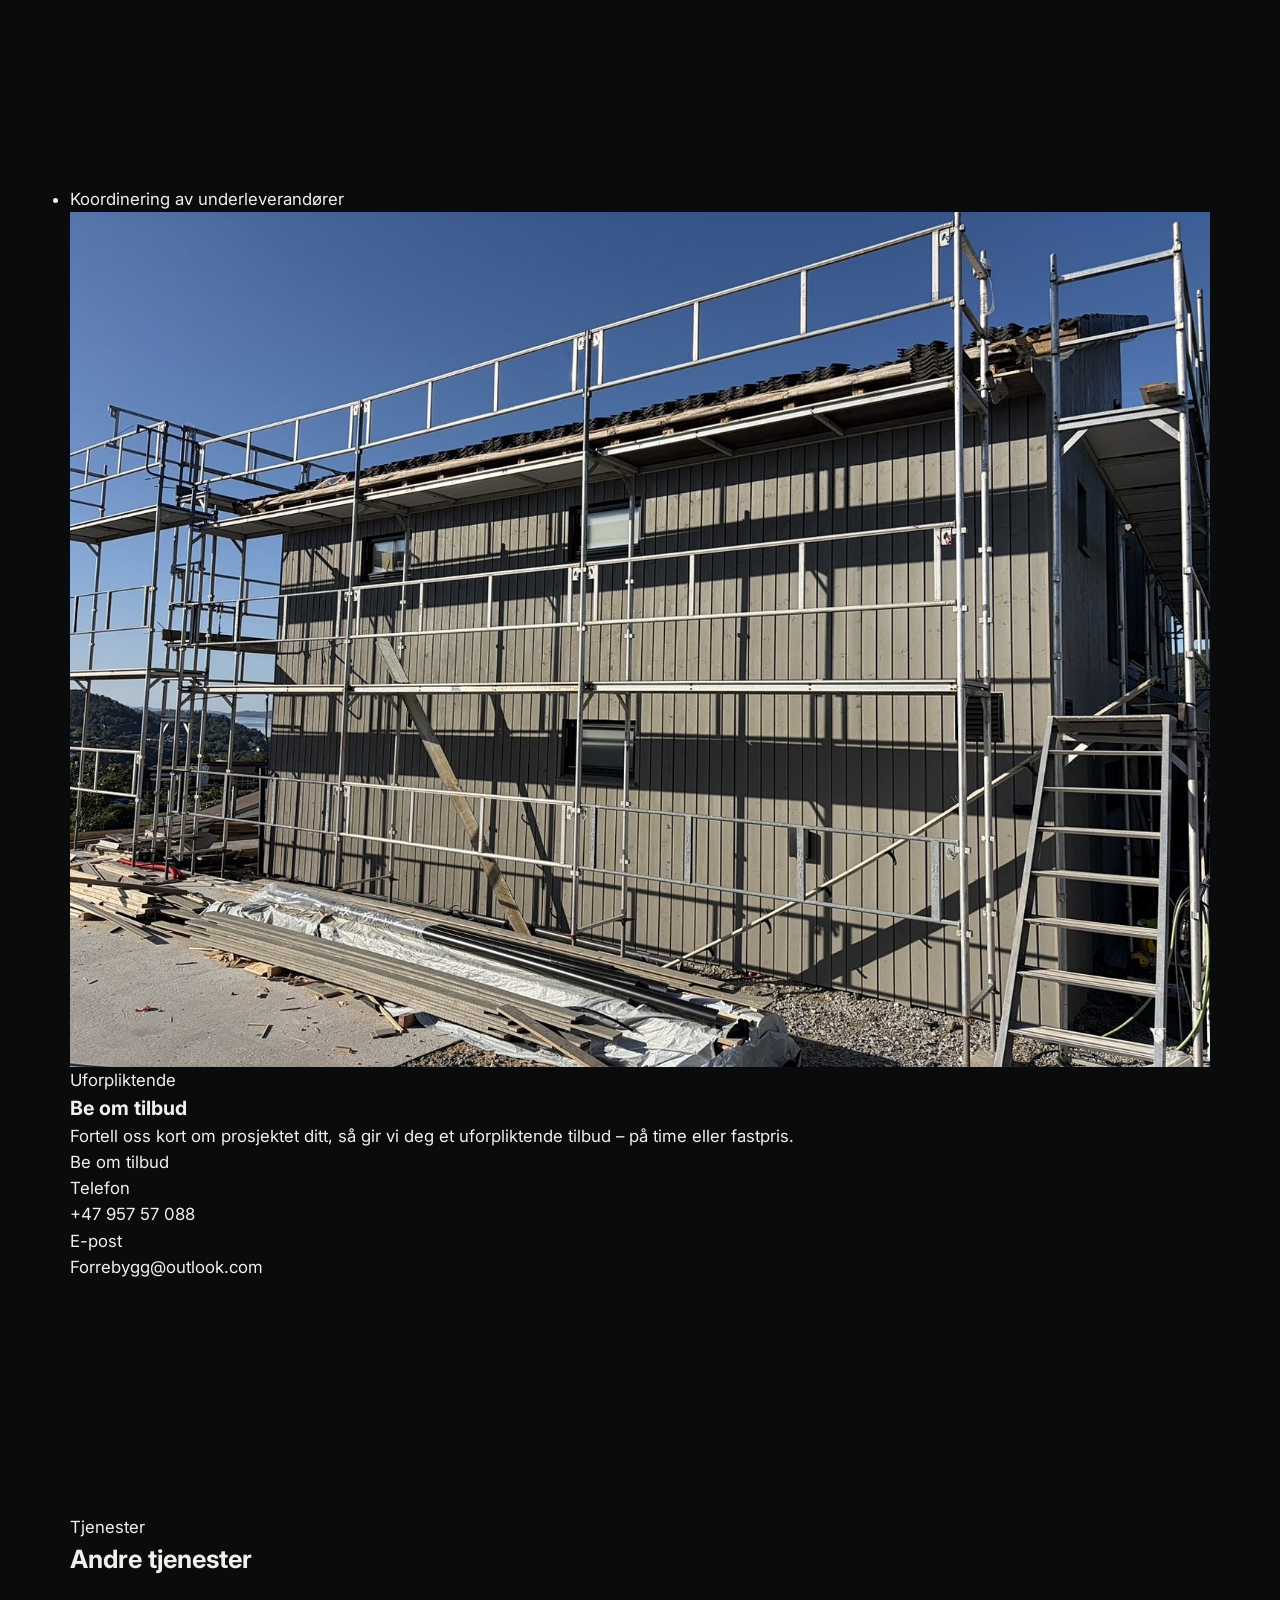
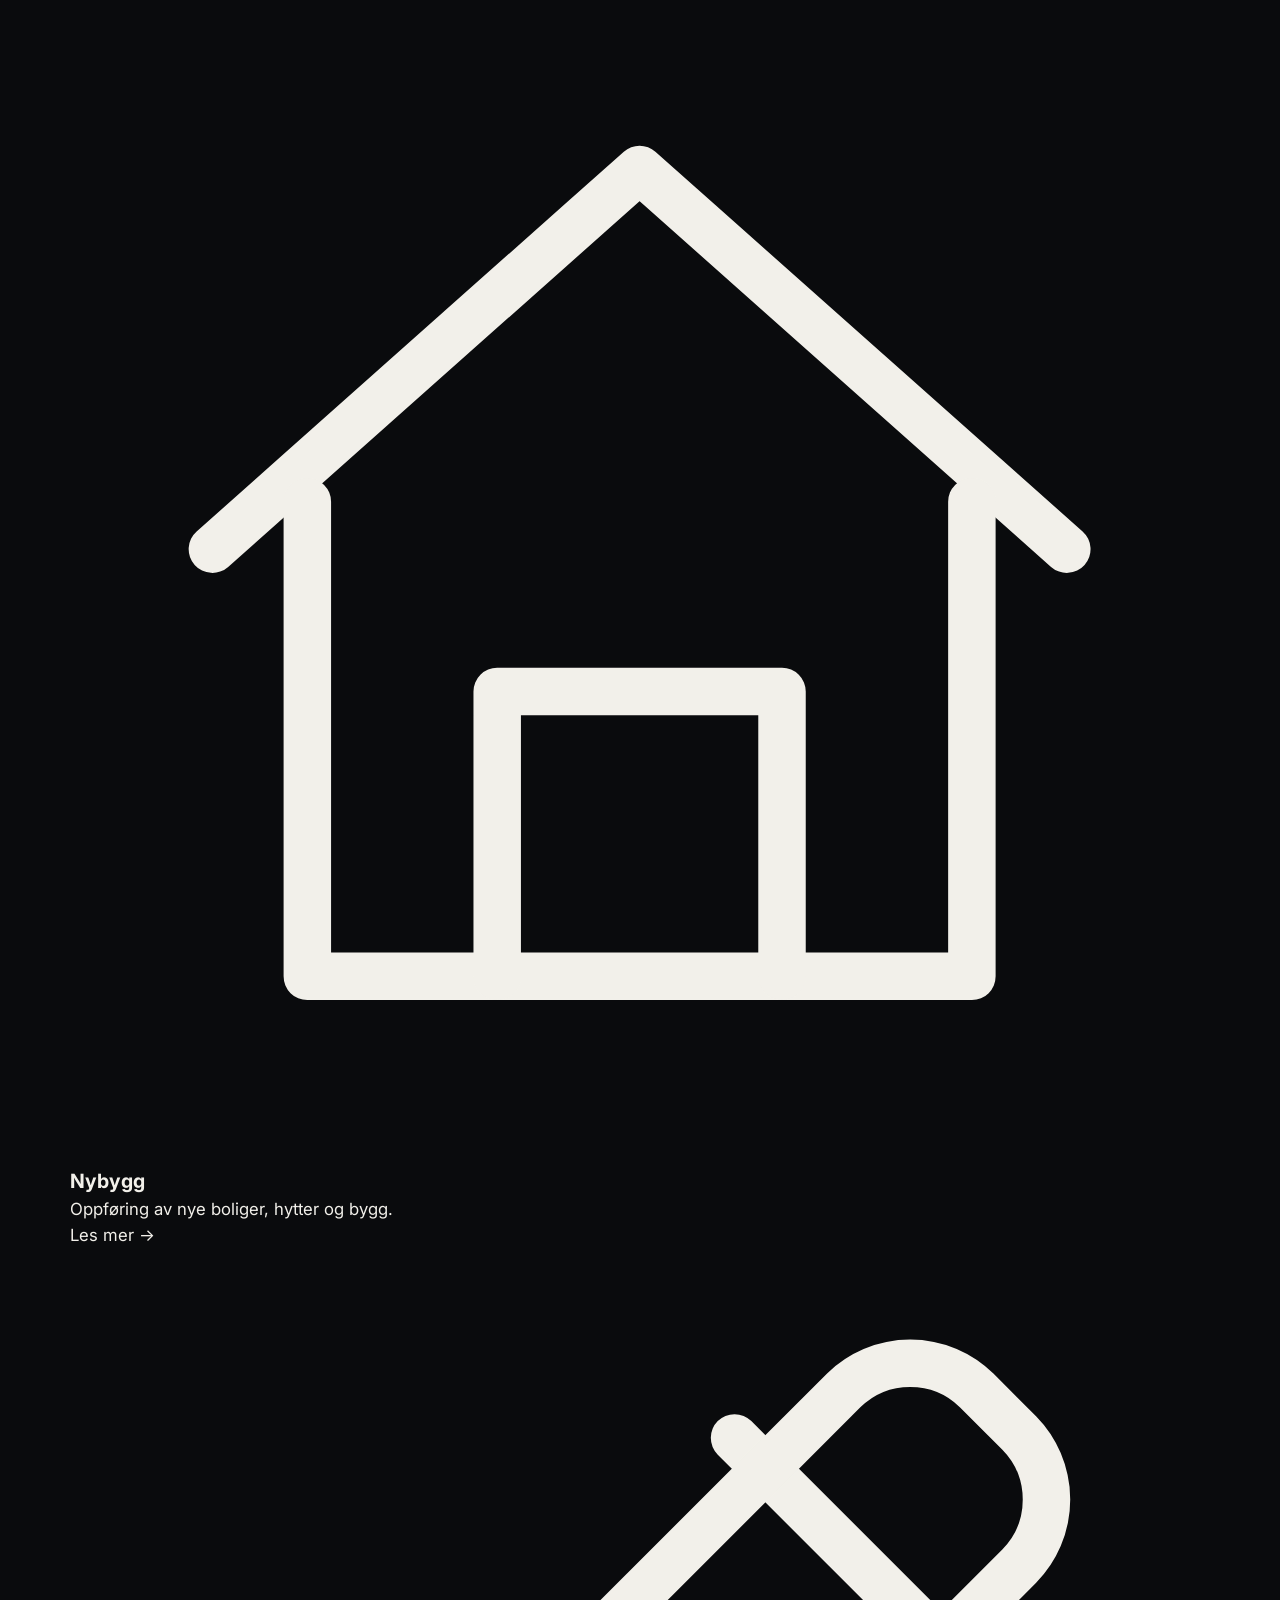
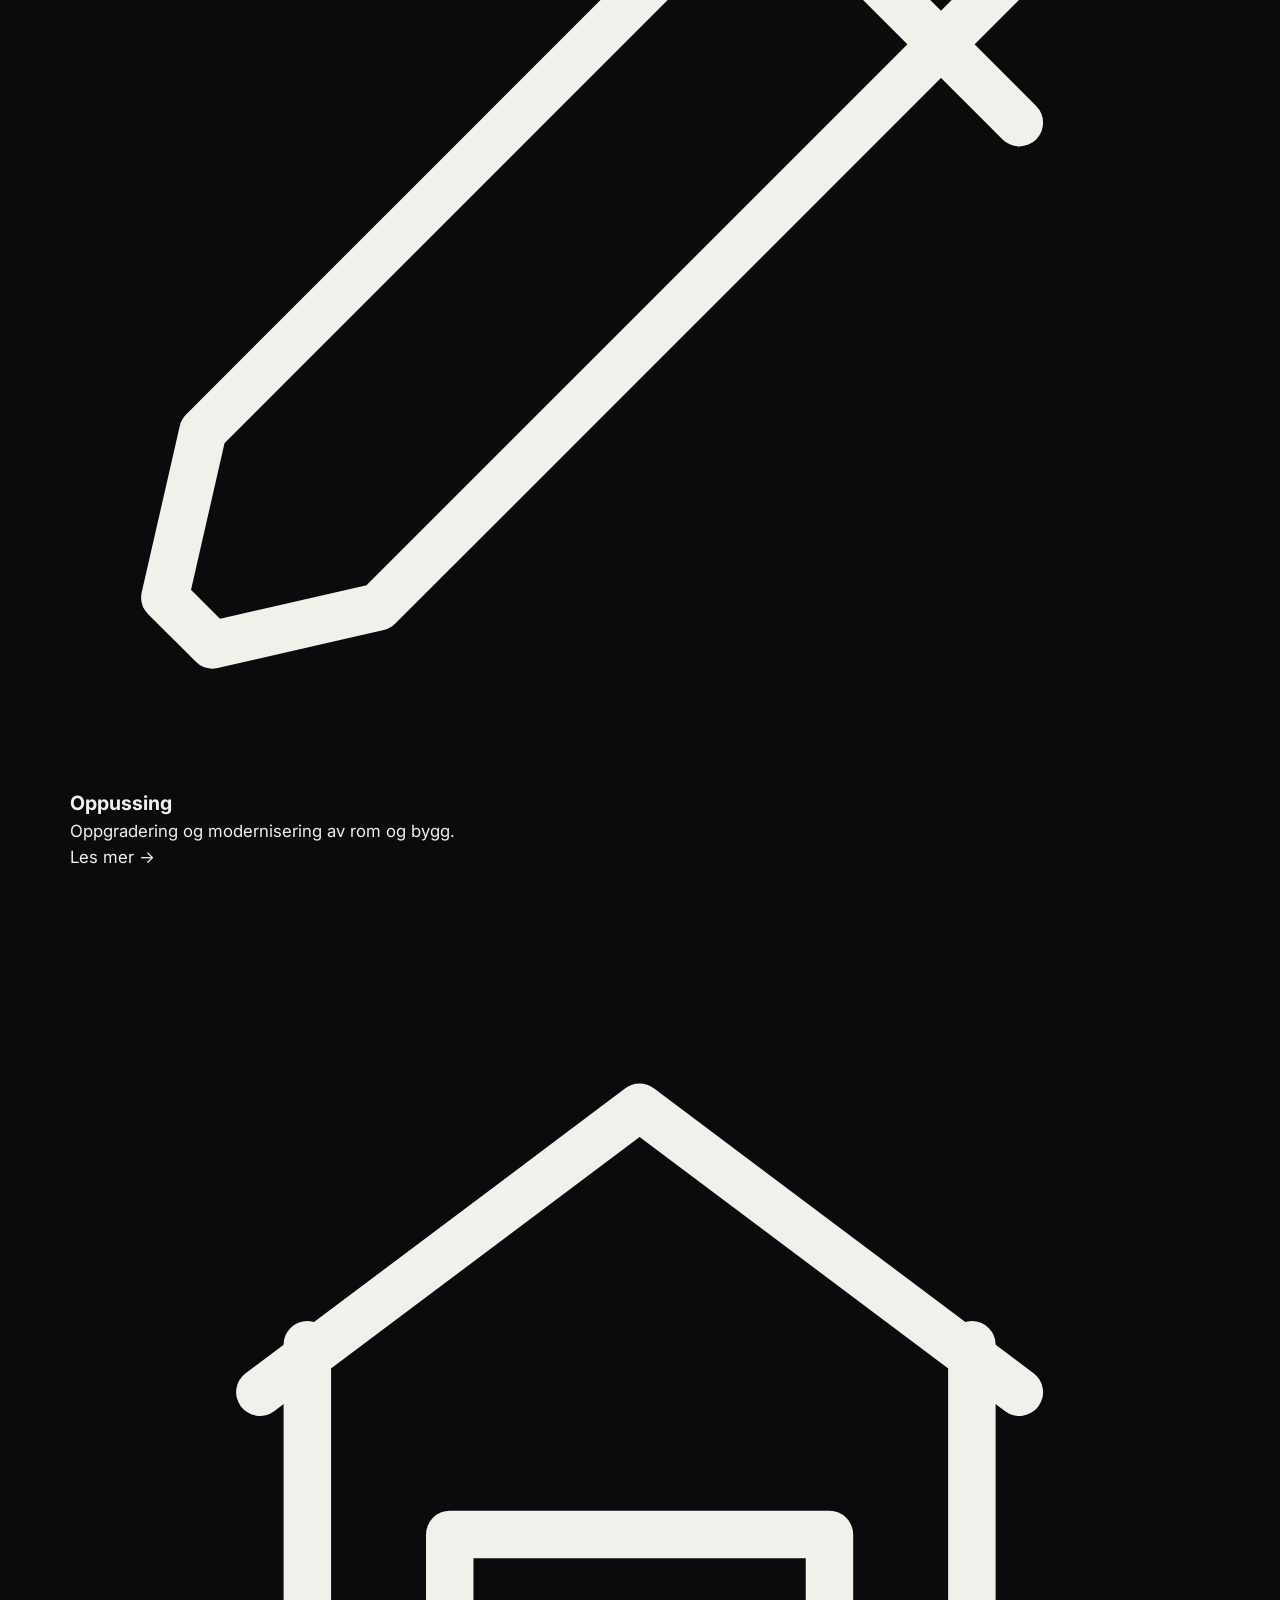
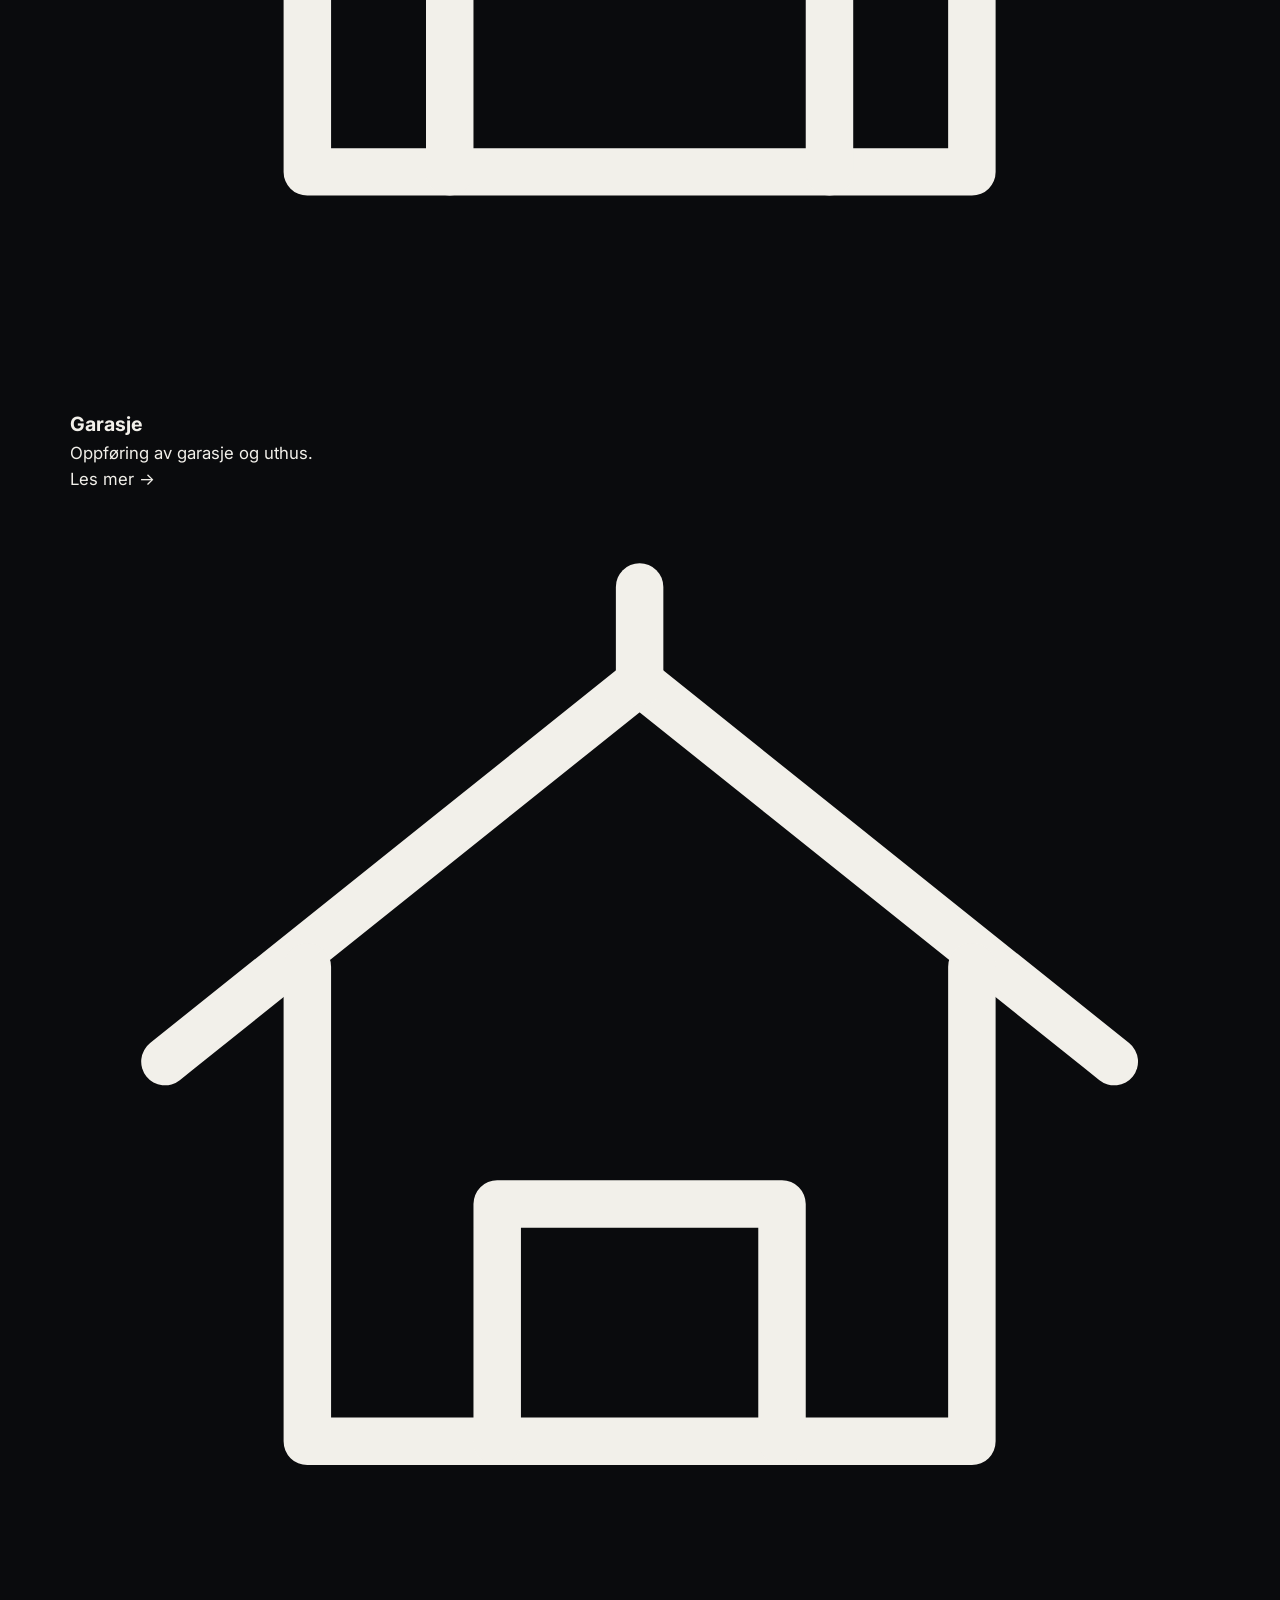
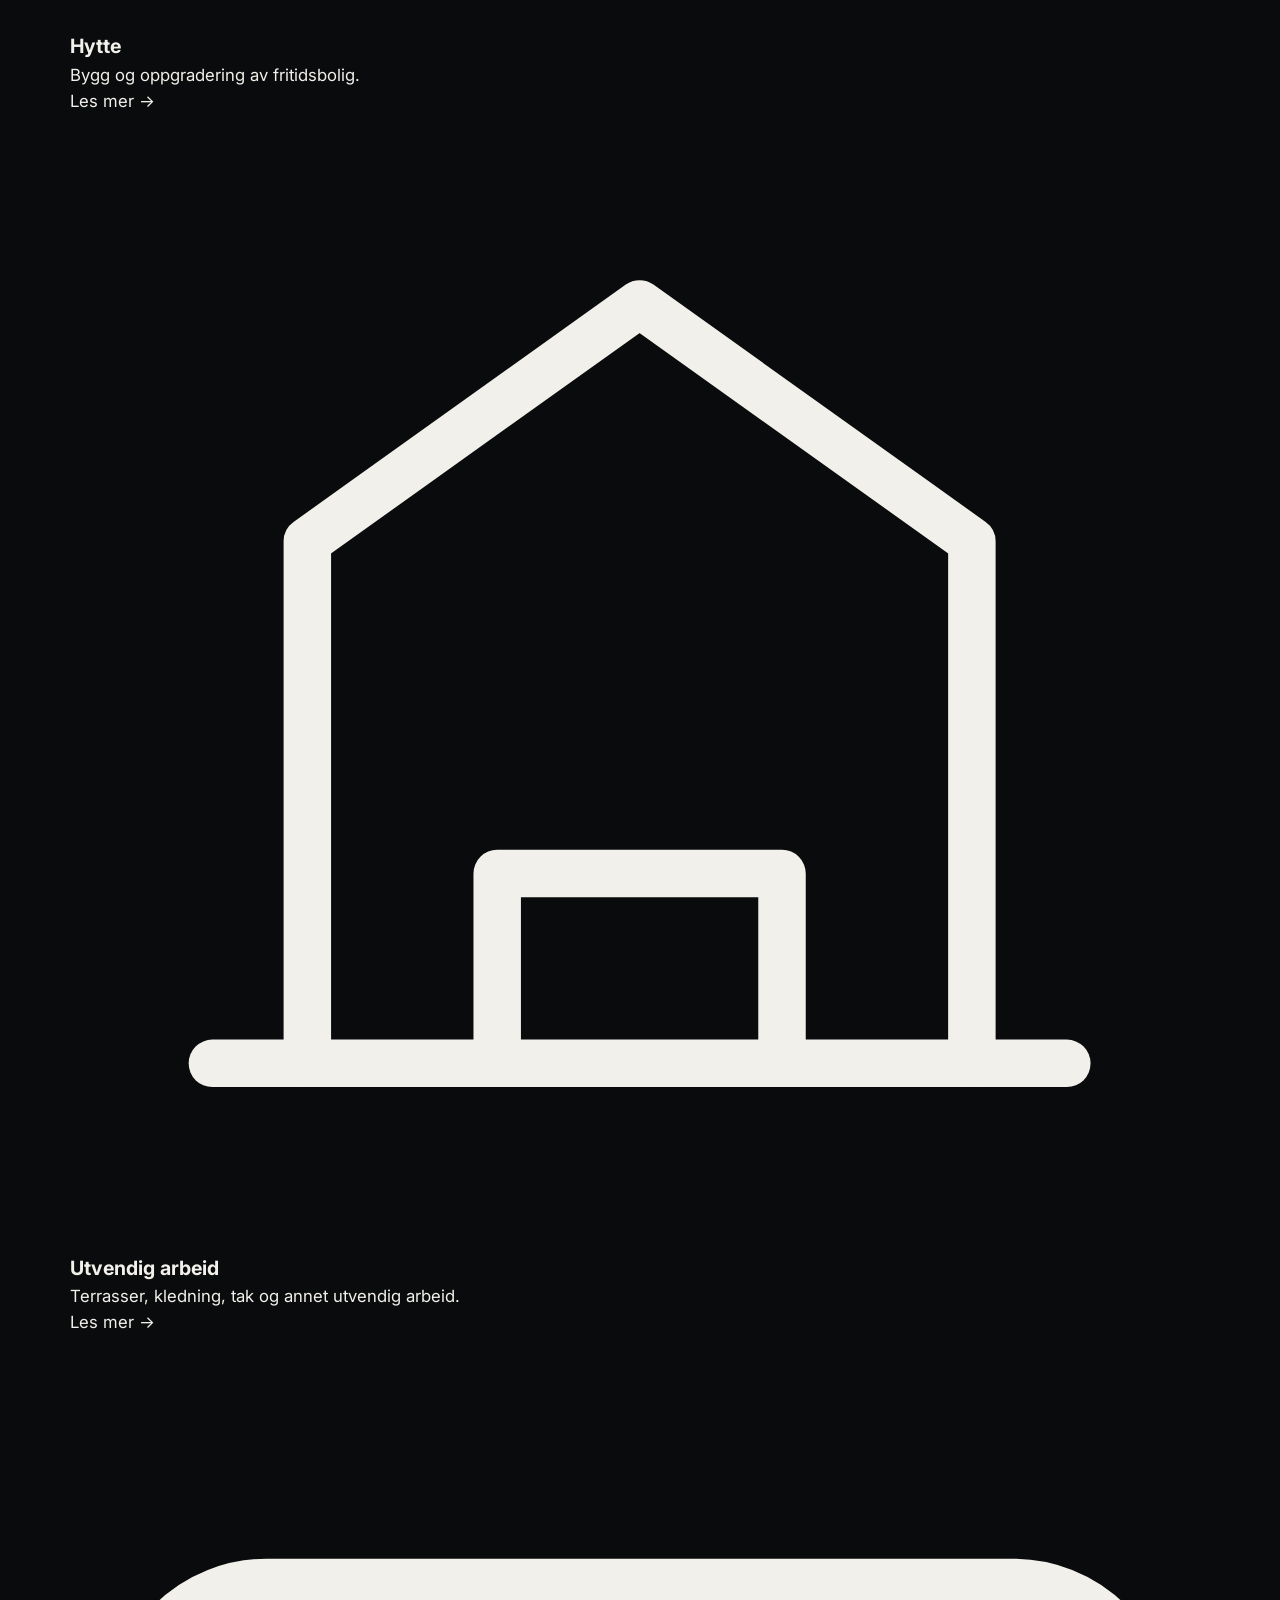
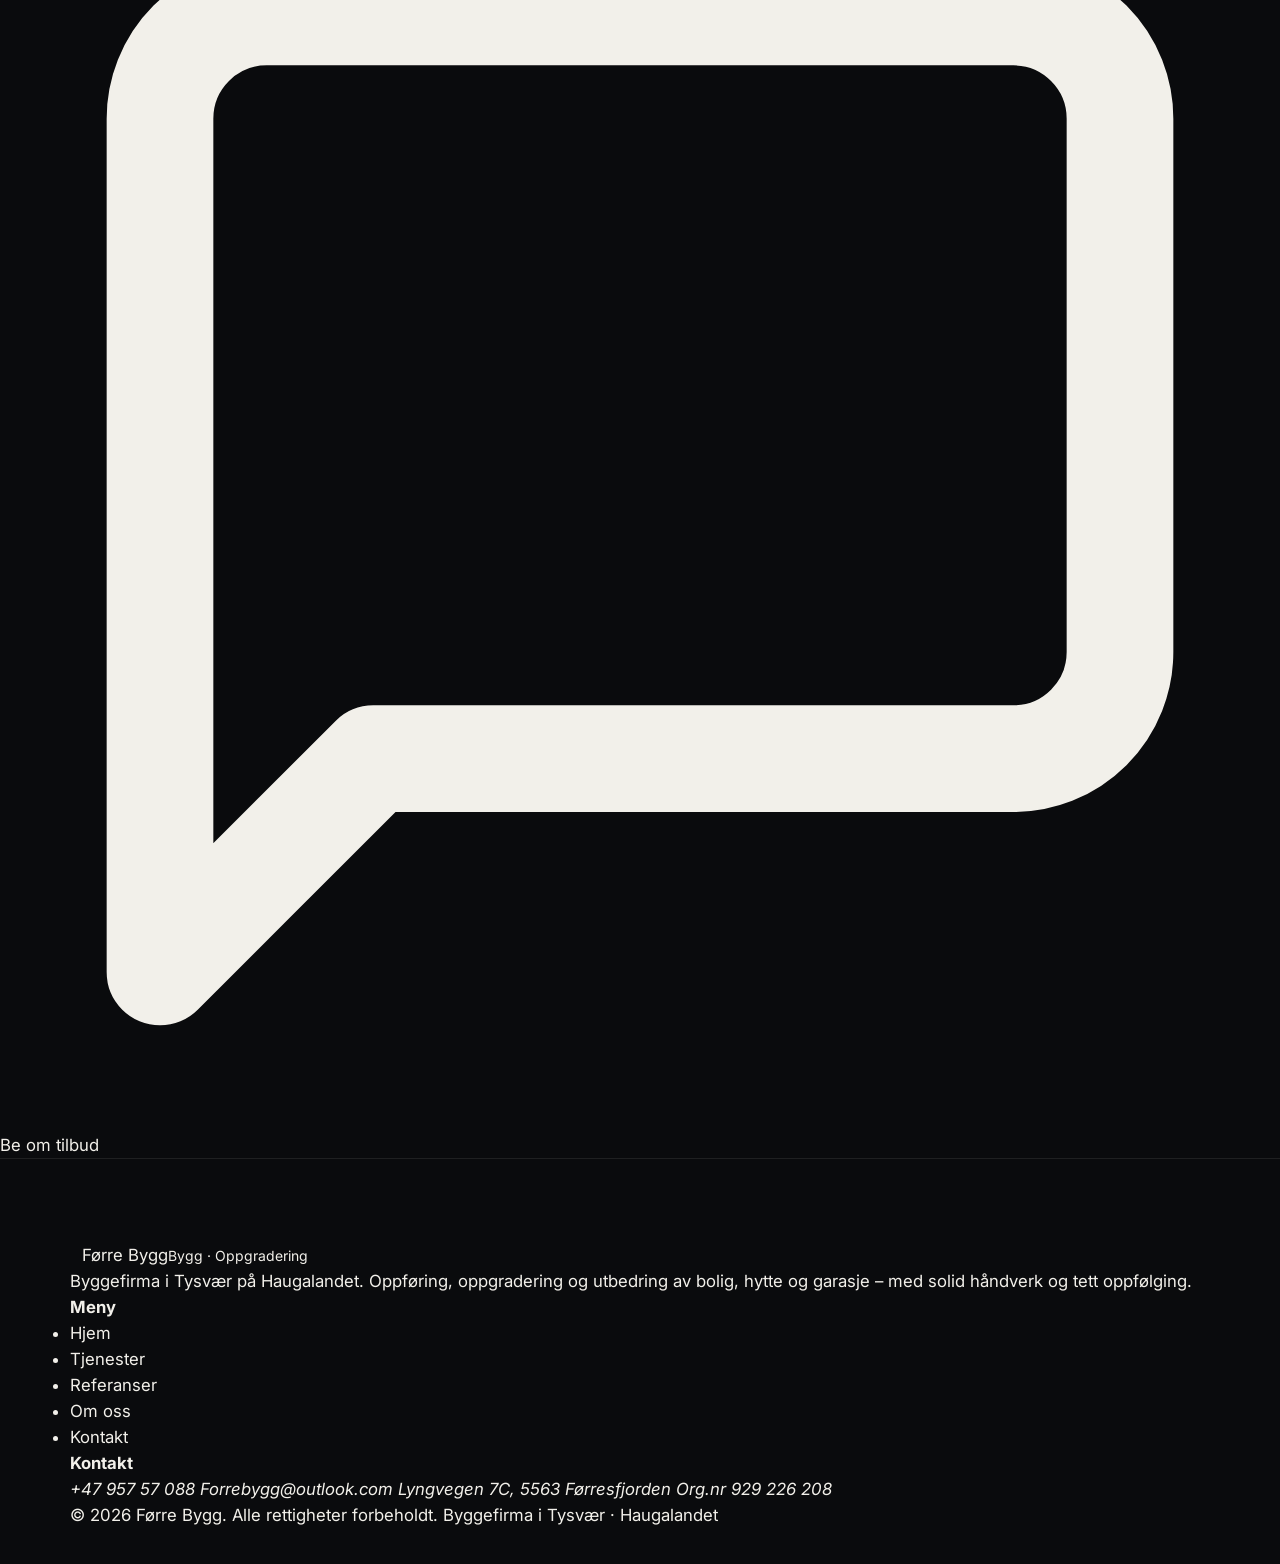
<file: tjeneste-tilbygg.html>
<!DOCTYPE html>
<html lang="nb">
<head>
  <meta charset="UTF-8">
  <meta name="viewport" content="width=device-width, initial-scale=1.0">
  <title>Tilbygg – Førre Bygg | Tysvær på Haugalandet</title>
  <meta name="description" content="Utvidelse av bolig eller hytte – mer plass som henger naturlig sammen med det bestående.">
  <meta name="robots" content="index, follow">
  <meta name="theme-color" content="#161619">
  <link rel="icon" type="image/svg+xml" href="assets/img/favicon.svg">
  <link rel="preconnect" href="https://fonts.googleapis.com">
  <link rel="preconnect" href="https://fonts.gstatic.com" crossorigin>
  <link rel="stylesheet" href="https://fonts.googleapis.com/css2?family=Fraunces:ital,opsz,wght@0,9..144,400..600;1,9..144,400..500&family=Inter:wght@400;500;600;700&display=swap">
  <link rel="stylesheet" href="css/styles.css?v=31">
</head>
<body>
  <a class="skip-link" href="#main">Hopp til innhold</a>
  <header class="site-header">
    <div class="topline">
      <div class="container">
        <span>Est. Førresfjorden · Tysvær</span>
        <span>Bygg · Oppgradering · Utbedring</span>
      </div>
    </div>
    <div class="masthead">
      <div class="container masthead__row">
        <nav class="mast-nav mast-nav--left" aria-label="Meny venstre">
          <div class="mast-drop">
            <a href="index.html#tjenester" aria-haspopup="true">Tjenester</a>
            <div class="mast-drop__menu" role="menu">
              <a href="tjeneste-nybygg.html">Nybygg</a>
              <a href="tjeneste-oppussing.html">Oppussing</a>
              <a href="tjeneste-tilbygg.html">Tilbygg</a>
              <a href="tjeneste-garasje.html">Garasje</a>
              <a href="tjeneste-hytte.html">Hytte</a>
              <a href="tjeneste-utvendig.html">Utvendig arbeid</a>
            </div>
          </div>
          <a href="index.html#referanser">Referanser</a>
        </nav>
        <a href="index.html" class="masthead__brand" aria-label="Førre Bygg – forsiden">
          <span class="masthead__word">Førre&nbsp;Bygg</span>
        </a>
        <nav class="mast-nav mast-nav--right" aria-label="Meny høyre">
          <a href="index.html#om-oss">Om oss</a>
          <a href="index.html#kontakt">Kontakt</a>
        </nav>
        <button class="nav-toggle" id="navToggle" aria-label="Åpne meny" aria-expanded="false" aria-controls="primaryNav"><span></span></button>
        <nav class="nav" id="primaryNav" aria-label="Hovedmeny">
          <a href="index.html#tjenester">Tjenester</a>
          <a href="index.html#referanser">Referanser</a>
          <a href="index.html#om-oss">Om oss</a>
          <a href="index.html#kontakt">Kontakt</a>
        </nav>
      </div>
    </div>
  </header>

  <main id="main">
    <section class="subhero">
      <div class="container">
        <nav class="breadcrumb" aria-label="Sti"><a href="index.html">Hjem</a><span>/</span><a href="index.html#tjenester">Tjenester</a><span>/</span>Tilbygg</nav>
        <h1>Tilbygg</h1>
        <p class="subhero__sub">Utvidelse av bolig eller hytte – mer plass som henger naturlig sammen med det bestående.</p>
      </div>
    </section>

    <section class="section">
      <div class="container">
        <div class="svc-detail">
          <div class="svc-detail__main">
            <p class="svc-detail__lead">Trenger dere mer plass? Vi bygger tilbygg som passer sømløst til det eksisterende.</p>
            <p>Når behovet vokser, kan et tilbygg gi den ekstra plassen dere trenger. Vi planlegger og bygger tilbygget slik at det henger naturlig sammen med boligen eller hytta – i uttrykk, materialer og løsninger.</p>
            <p>Vi tar ansvar for grunn- og tømrerarbeidet og koordinerer nødvendige fag, fra start til ferdig resultat.</p>
            <h2>Hva vi kan hjelpe med</h2>
            <ul class="ticks">
              <li><svg viewBox="0 0 24 24" fill="none" stroke="currentColor" stroke-linecap="round" stroke-linejoin="round"><path d="M20 6L9 17l-5-5"/></svg><span>Tilbygg til bolig og hytte</span></li>
              <li><svg viewBox="0 0 24 24" fill="none" stroke="currentColor" stroke-linecap="round" stroke-linejoin="round"><path d="M20 6L9 17l-5-5"/></svg><span>Tilpasset det eksisterende bygget</span></li>
              <li><svg viewBox="0 0 24 24" fill="none" stroke="currentColor" stroke-linecap="round" stroke-linejoin="round"><path d="M20 6L9 17l-5-5"/></svg><span>Grunn- og tømrerarbeid</span></li>
              <li><svg viewBox="0 0 24 24" fill="none" stroke="currentColor" stroke-linecap="round" stroke-linejoin="round"><path d="M20 6L9 17l-5-5"/></svg><span>Koordinering av underleverandører</span></li>
            </ul>
          </div>
          <aside class="svc-aside">
            <figure class="svc-aside__figure"><img src="assets/img/projects/tilbygg-1.jpg" alt="Tilbygg – Førre Bygg" loading="lazy" onerror="this.onerror=null;this.src='assets/img/ph-tilbygg.svg'"></figure>
            <div class="side-card">
              <span class="side-card__eyebrow">Uforpliktende</span>
              <h3>Be om tilbud</h3>
              <p>Fortell oss kort om prosjektet ditt, så gir vi deg et uforpliktende tilbud – på time eller fastpris.</p>
              <a href="index.html#kontakt" class="btn btn--ink btn--lg">Be om tilbud</a>
              <div class="side-card__info">
                <div><span>Telefon</span><br><a href="tel:+4795757088">+47 957 57 088</a></div>
                <div><span>E-post</span><br><a href="mailto:Forrebygg@outlook.com">Forrebygg@outlook.com</a></div>
              </div>
            </div>
          </aside>
        </div>
      </div>
    </section>

    <section class="section section--tint">
      <div class="container">
        <div class="section-head">
          <span class="eyebrow">Tjenester</span>
          <h2>Andre tjenester</h2>
        </div>
        <div class="svc-grid" style="margin-top:clamp(32px,4vw,48px)">
          <a class="svc" href="tjeneste-nybygg.html">
            <div class="svc__icon"><svg viewBox="0 0 24 24" fill="none" stroke="currentColor" stroke-linecap="round" stroke-linejoin="round"><path d="M3 11l9-8 9 8"/><path d="M5 10v10h14V10"/><path d="M9 20v-6h6v6"/></svg></div>
            <h3>Nybygg</h3>
            <p>Oppføring av nye boliger, hytter og bygg.</p>
            <span class="svc__more">Les mer →</span>
          </a>
          <a class="svc" href="tjeneste-oppussing.html">
            <div class="svc__icon"><svg viewBox="0 0 24 24" fill="none" stroke="currentColor" stroke-linecap="round" stroke-linejoin="round"><path d="M14 4l6 6"/><path d="M3 21l3.5-.8L20 6.7a2 2 0 0 0 0-2.8l-.9-.9a2 2 0 0 0-2.8 0L2.8 16.5 2 20z"/></svg></div>
            <h3>Oppussing</h3>
            <p>Oppgradering og modernisering av rom og bygg.</p>
            <span class="svc__more">Les mer →</span>
          </a>
          <a class="svc" href="tjeneste-garasje.html">
            <div class="svc__icon"><svg viewBox="0 0 24 24" fill="none" stroke="currentColor" stroke-linecap="round" stroke-linejoin="round"><path d="M4 11l8-6 8 6"/><path d="M5 10v9h14v-9"/><path d="M8 19v-5h8v5"/></svg></div>
            <h3>Garasje</h3>
            <p>Oppføring av garasje og uthus.</p>
            <span class="svc__more">Les mer →</span>
          </a>
          <a class="svc" href="tjeneste-hytte.html">
            <div class="svc__icon"><svg viewBox="0 0 24 24" fill="none" stroke="currentColor" stroke-linecap="round" stroke-linejoin="round"><path d="M2 12l10-8 10 8"/><path d="M5 10v10h14V10"/><path d="M9 20v-5h6v5"/><path d="M12 4V2"/></svg></div>
            <h3>Hytte</h3>
            <p>Bygg og oppgradering av fritidsbolig.</p>
            <span class="svc__more">Les mer →</span>
          </a>
          <a class="svc" href="tjeneste-utvendig.html">
            <div class="svc__icon"><svg viewBox="0 0 24 24" fill="none" stroke="currentColor" stroke-linecap="round" stroke-linejoin="round"><path d="M3 20h18"/><path d="M5 20V9l7-5 7 5v11"/><path d="M9 20v-4h6v4"/></svg></div>
            <h3>Utvendig arbeid</h3>
            <p>Terrasser, kledning, tak og annet utvendig arbeid.</p>
            <span class="svc__more">Les mer →</span>
          </a>
        </div>
      </div>
    </section>
  </main>
  <a href="index.html#kontakt" class="cta-float is-visible" id="ctaFloat" aria-label="Be om uforpliktende tilbud">
    <svg viewBox="0 0 24 24" fill="none" stroke="currentColor" stroke-width="2" stroke-linecap="round" stroke-linejoin="round" aria-hidden="true"><path d="M21 15a2 2 0 0 1-2 2H7l-4 4V5a2 2 0 0 1 2-2h14a2 2 0 0 1 2 2z"/></svg>
    <span>Be om tilbud</span>
  </a>
  <footer class="footer">
    <div class="container">
      <div class="footer__grid">
        <div>
          <a href="index.html" class="brand">
            <span class="footer__mark"><svg viewBox="0 0 24 24" fill="none" stroke="currentColor" stroke-width="1.7" stroke-linecap="round" stroke-linejoin="round"><path d="M3 11l9-8 9 8"/><path d="M5 10v10h14V10"/><path d="M9 20v-6h6v6"/></svg></span>
            <span class="footer__brandname">Førre Bygg<small>Bygg · Oppgradering</small></span>
          </a>
          <p class="footer__about">Byggefirma i Tysvær på Haugalandet. Oppføring, oppgradering og utbedring av bolig, hytte og garasje – med solid håndverk og tett oppfølging.</p>
        </div>
        <div>
          <h4>Meny</h4>
          <ul>
            <li><a href="index.html#hjem">Hjem</a></li>
            <li><a href="index.html#tjenester">Tjenester</a></li>
            <li><a href="index.html#referanser">Referanser</a></li>
            <li><a href="index.html#om-oss">Om oss</a></li>
            <li><a href="index.html#kontakt">Kontakt</a></li>
          </ul>
        </div>
        <div>
          <h4>Kontakt</h4>
          <address>
            <a href="tel:+4795757088">+47 957 57 088</a>
            <a href="mailto:Forrebygg@outlook.com">Forrebygg@outlook.com</a>
            <span>Lyngvegen 7C, 5563 Førresfjorden</span>
            <span>Org.nr 929 226 208</span>
          </address>
        </div>
      </div>
      <div class="footer__bottom">
        <span>© <span id="year">2026</span> Førre Bygg. Alle rettigheter forbeholdt.</span>
        <span>Byggefirma i Tysvær · Haugalandet</span>
      </div>
    </div>
  </footer>

  <script src="js/main.js?v=6" defer></script>
</body>
</html>
</file>
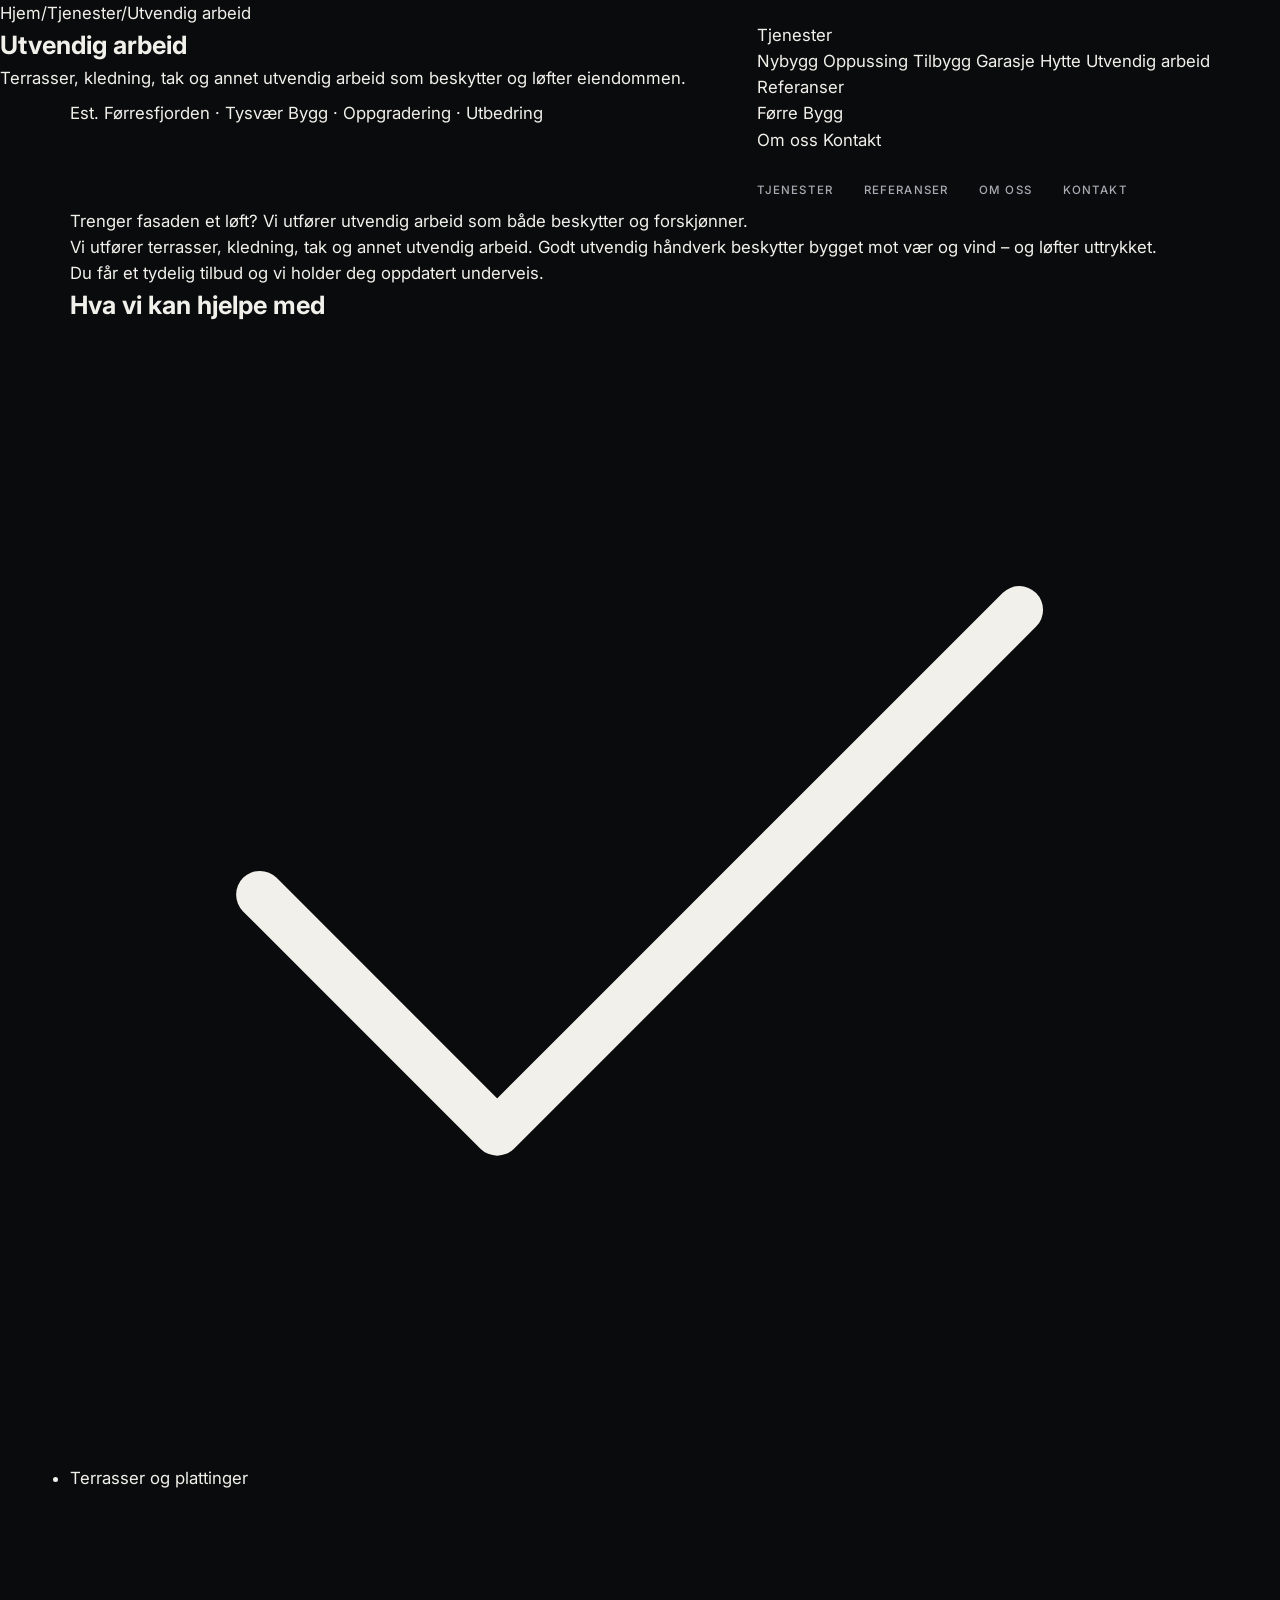
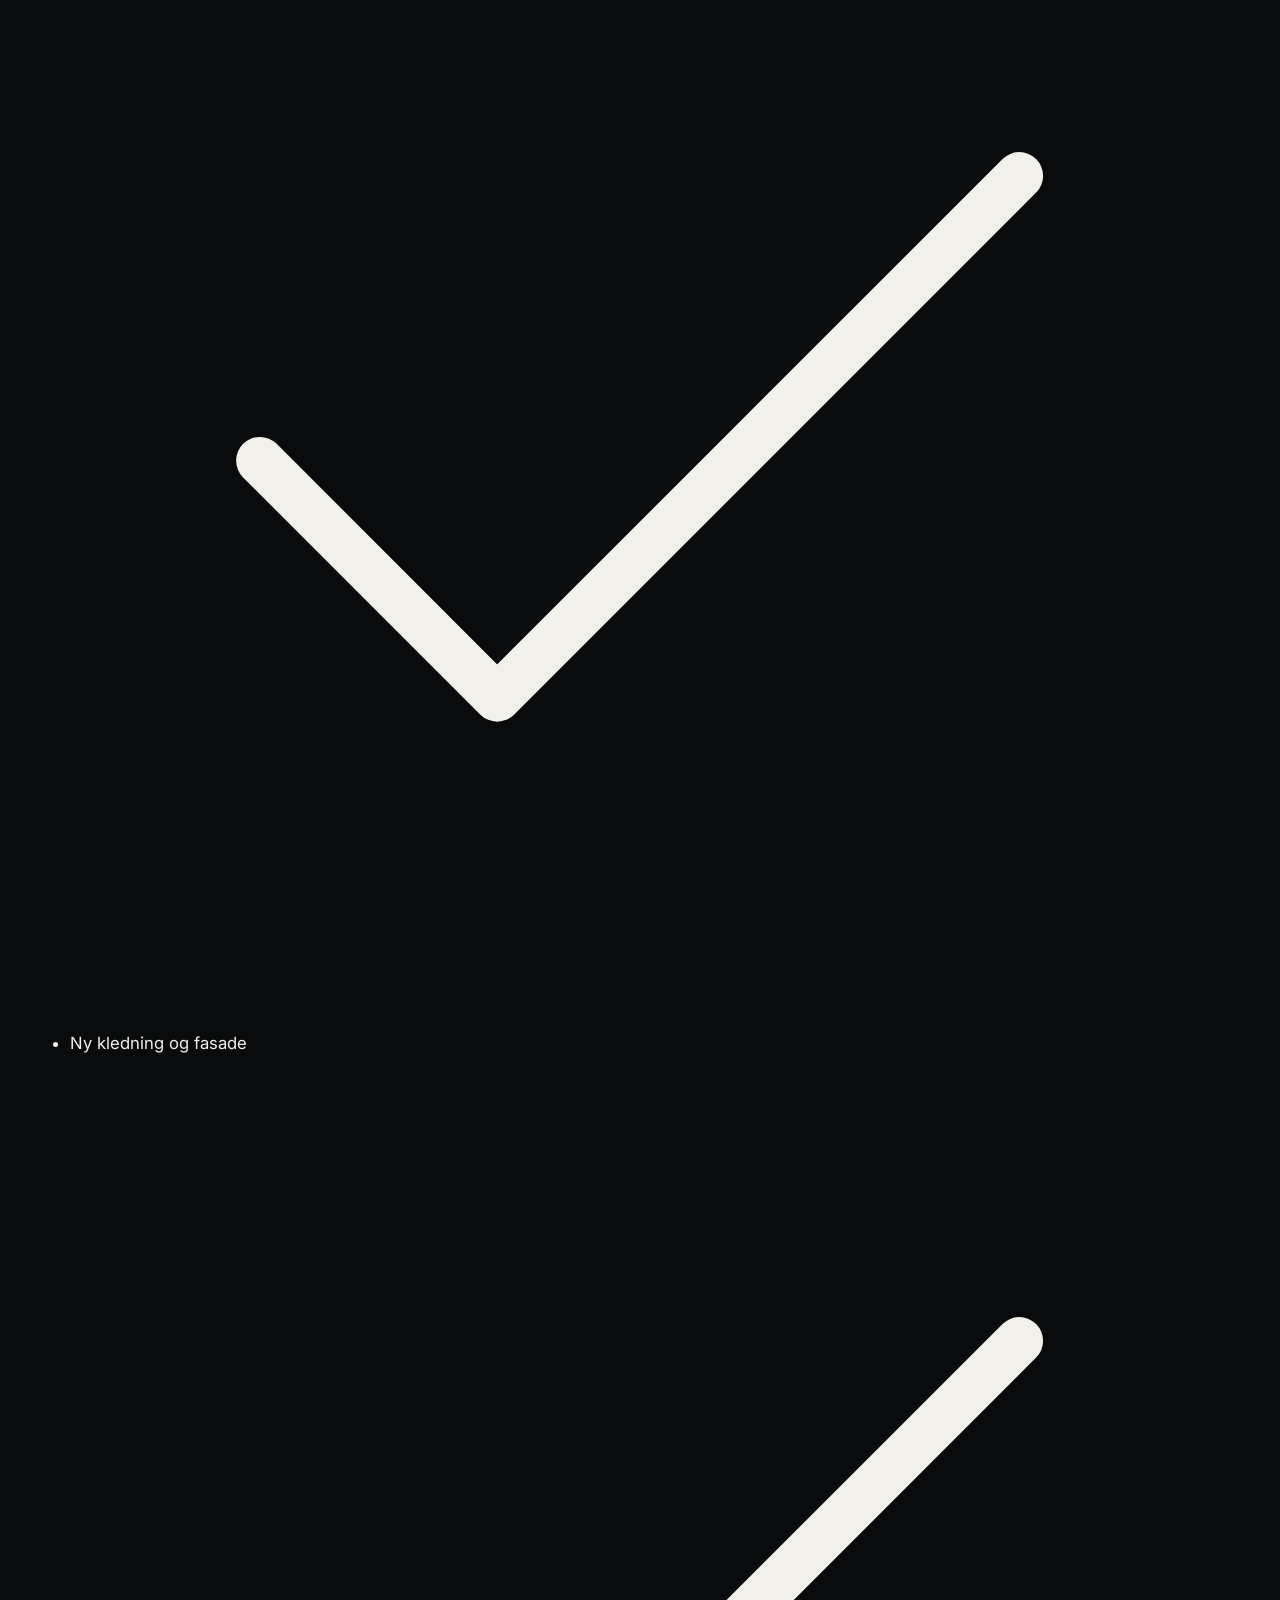
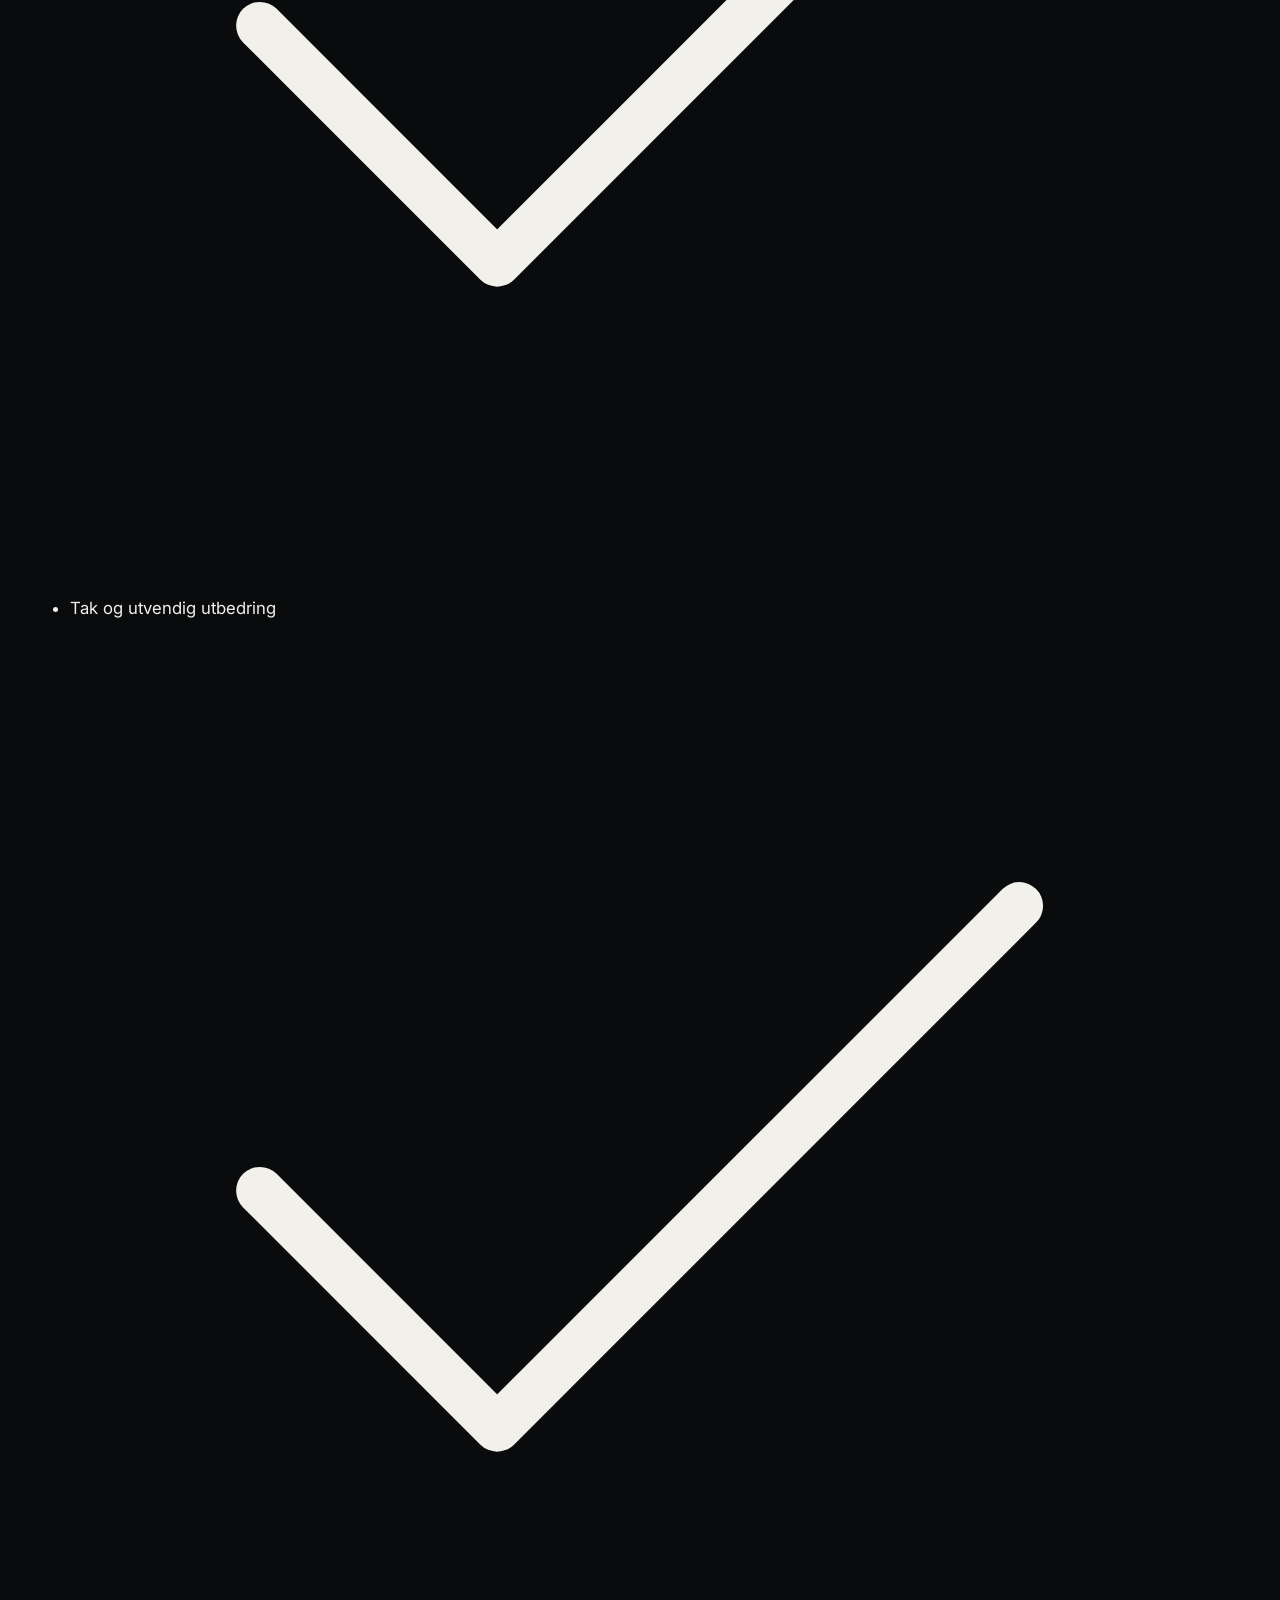
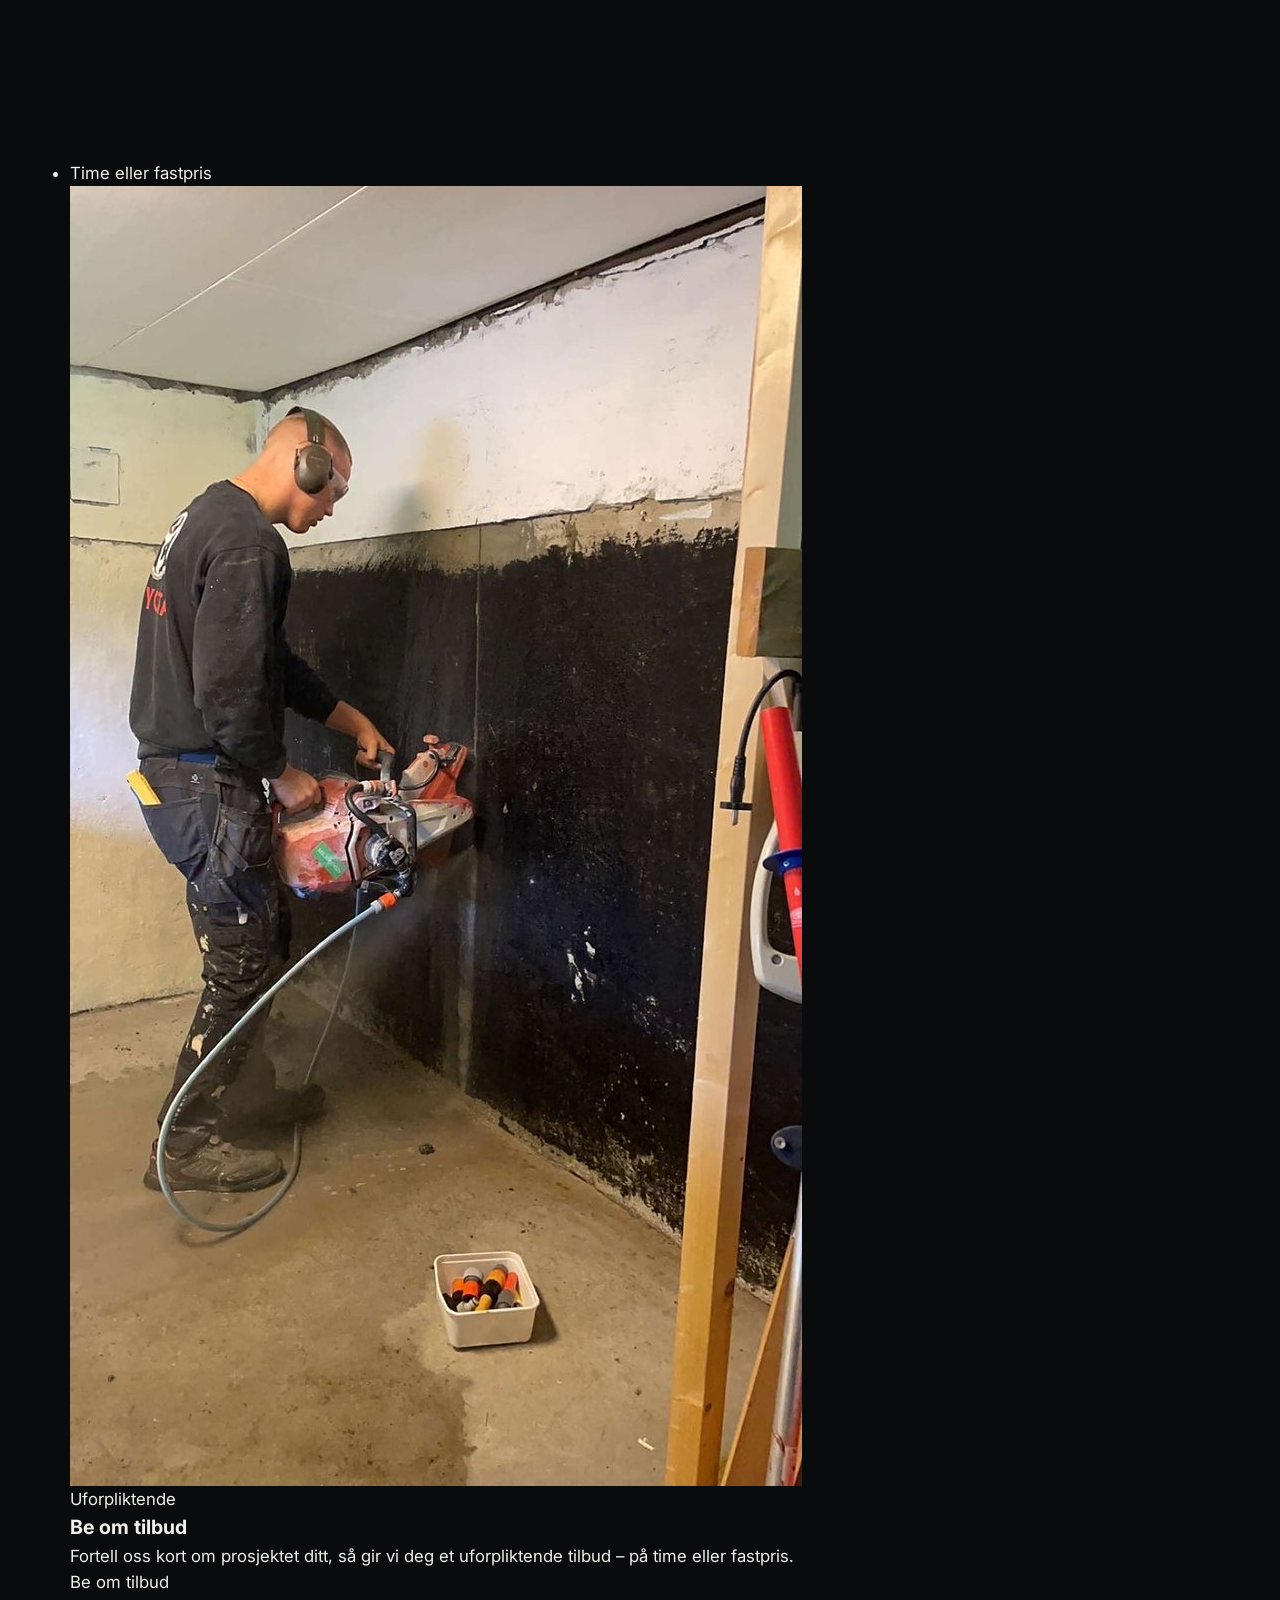
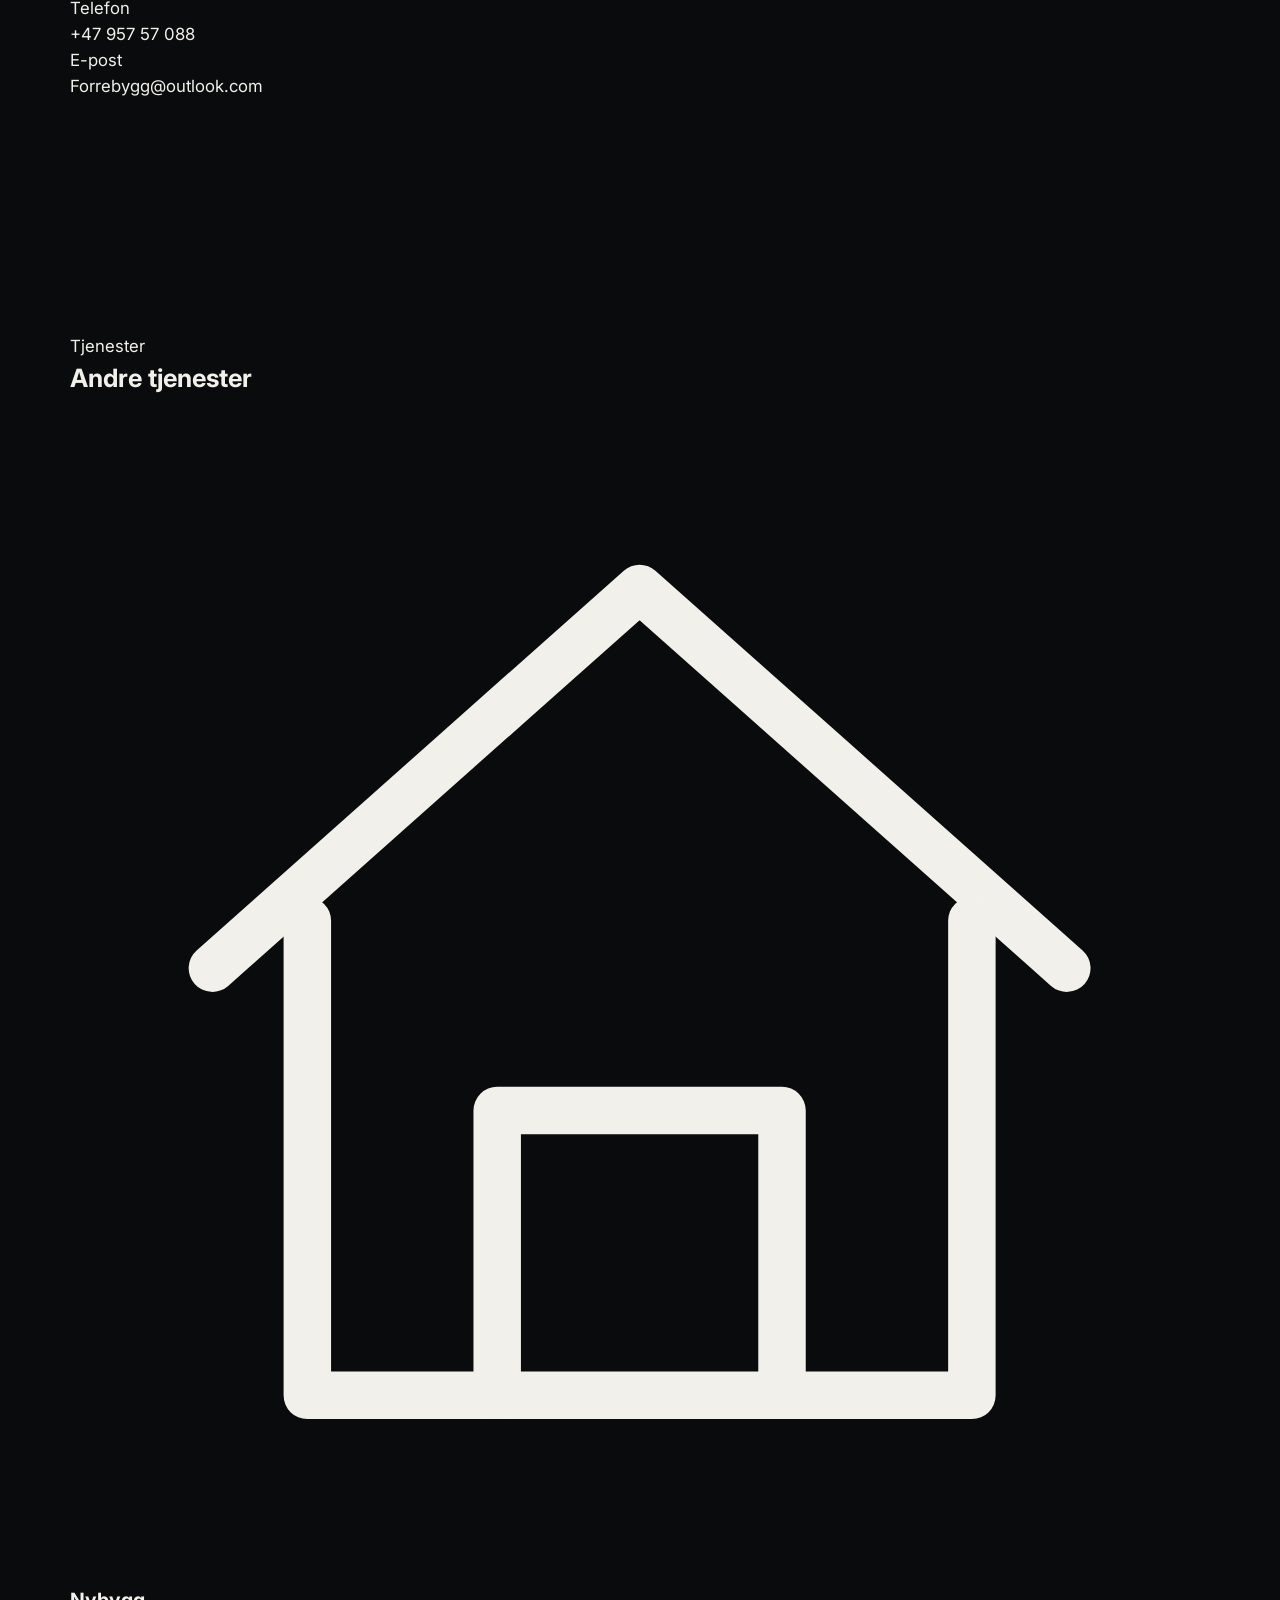
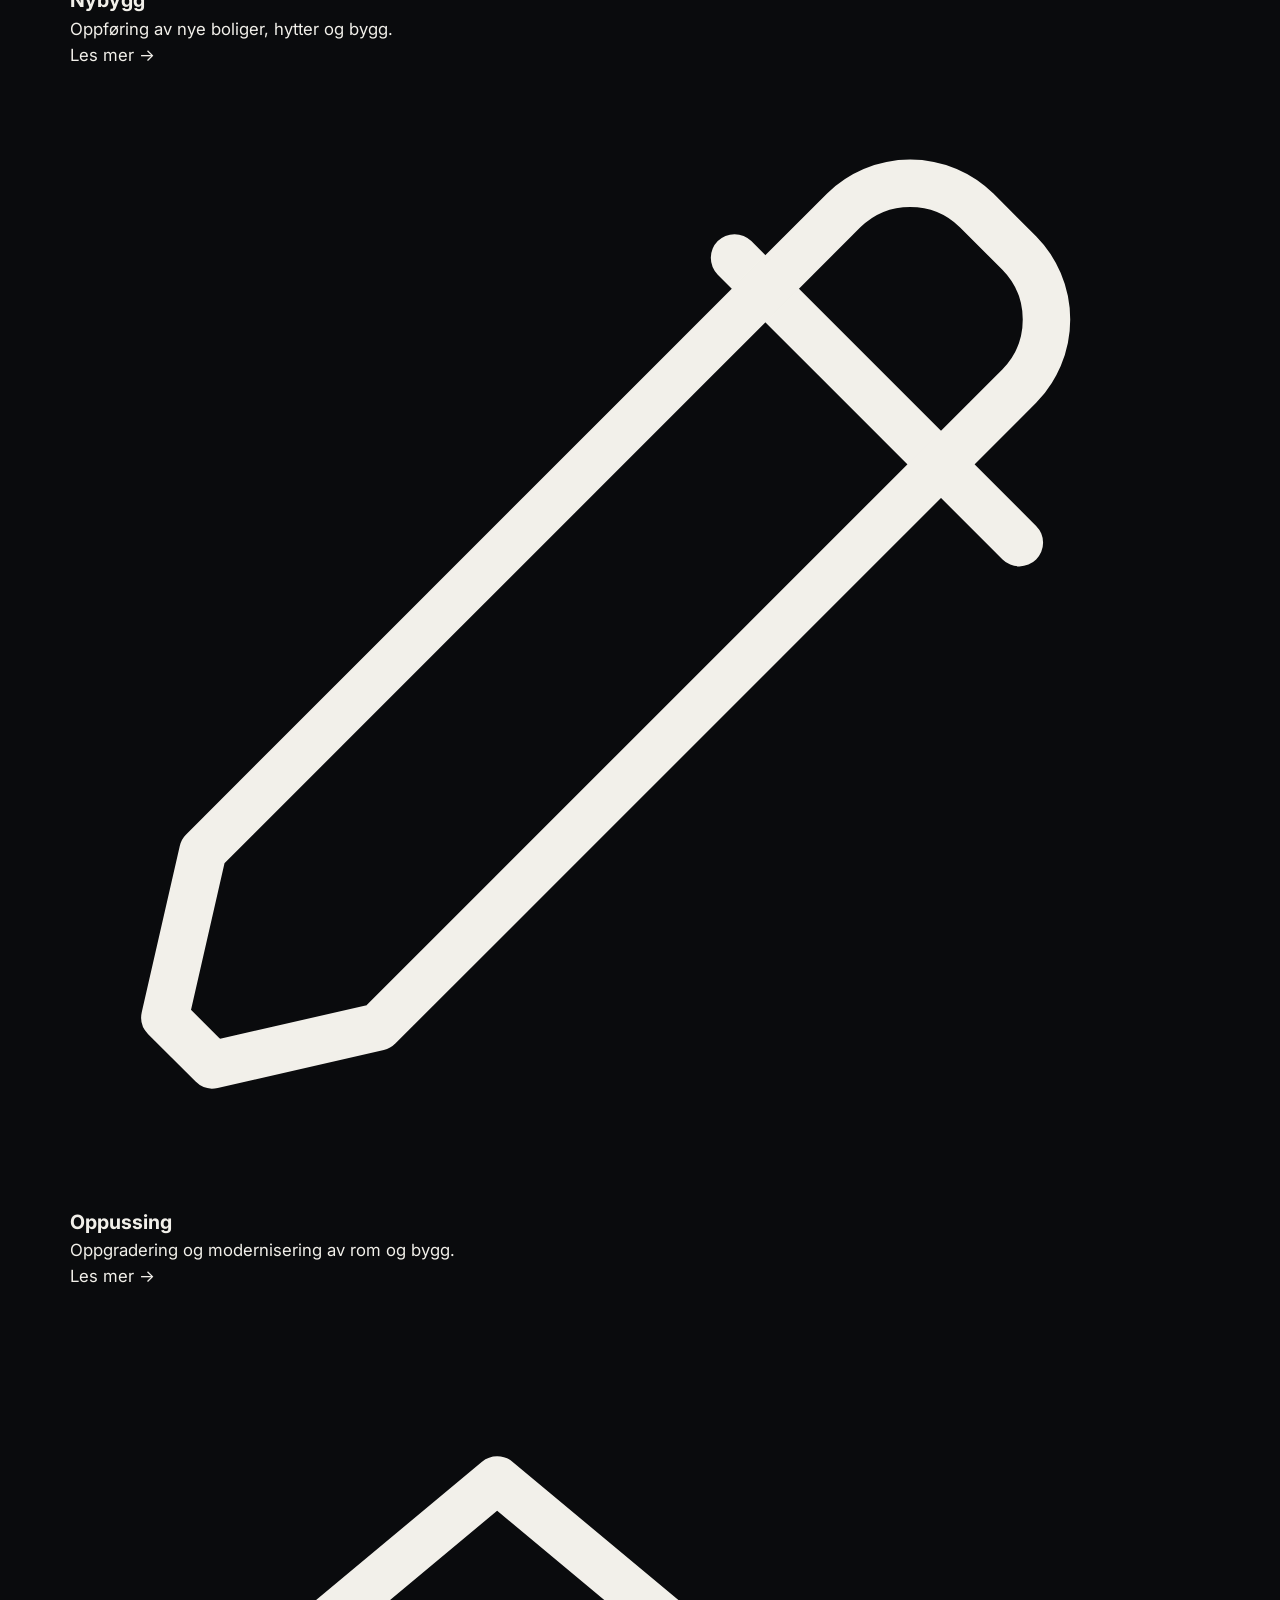
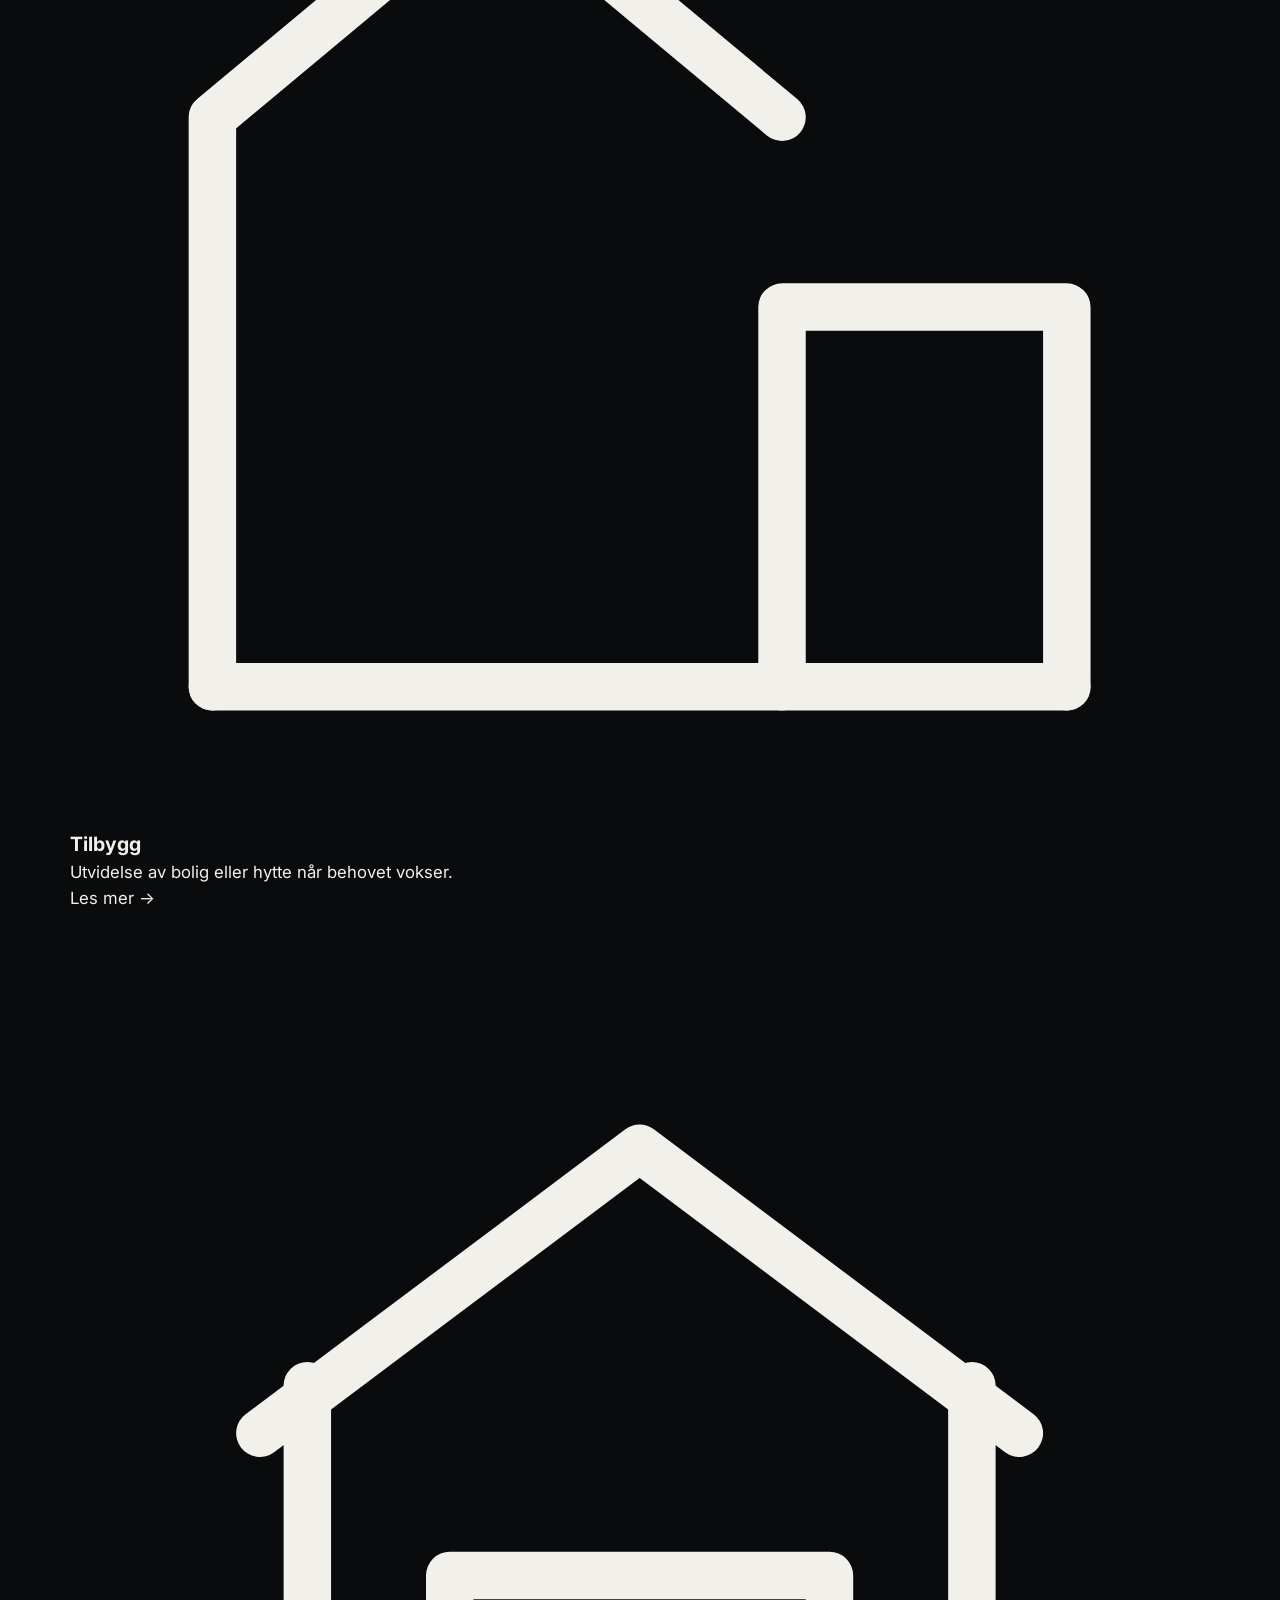
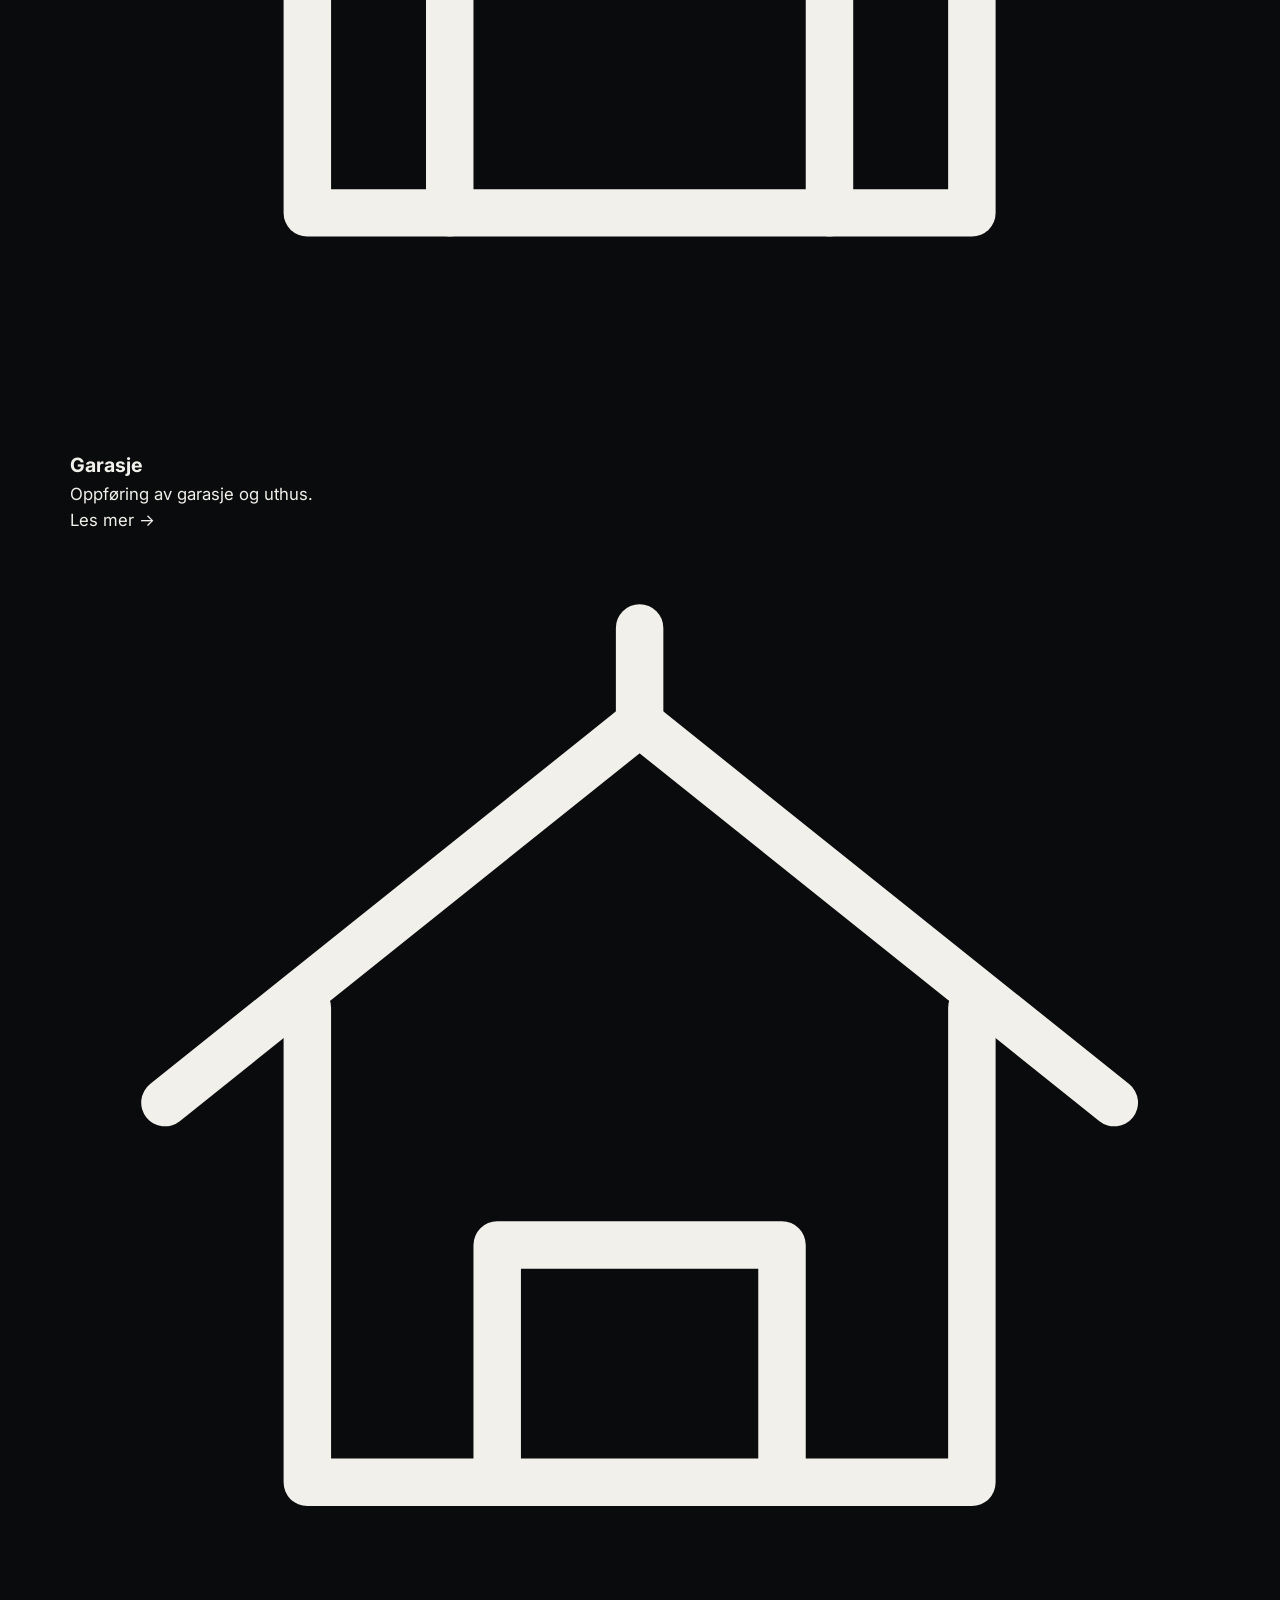
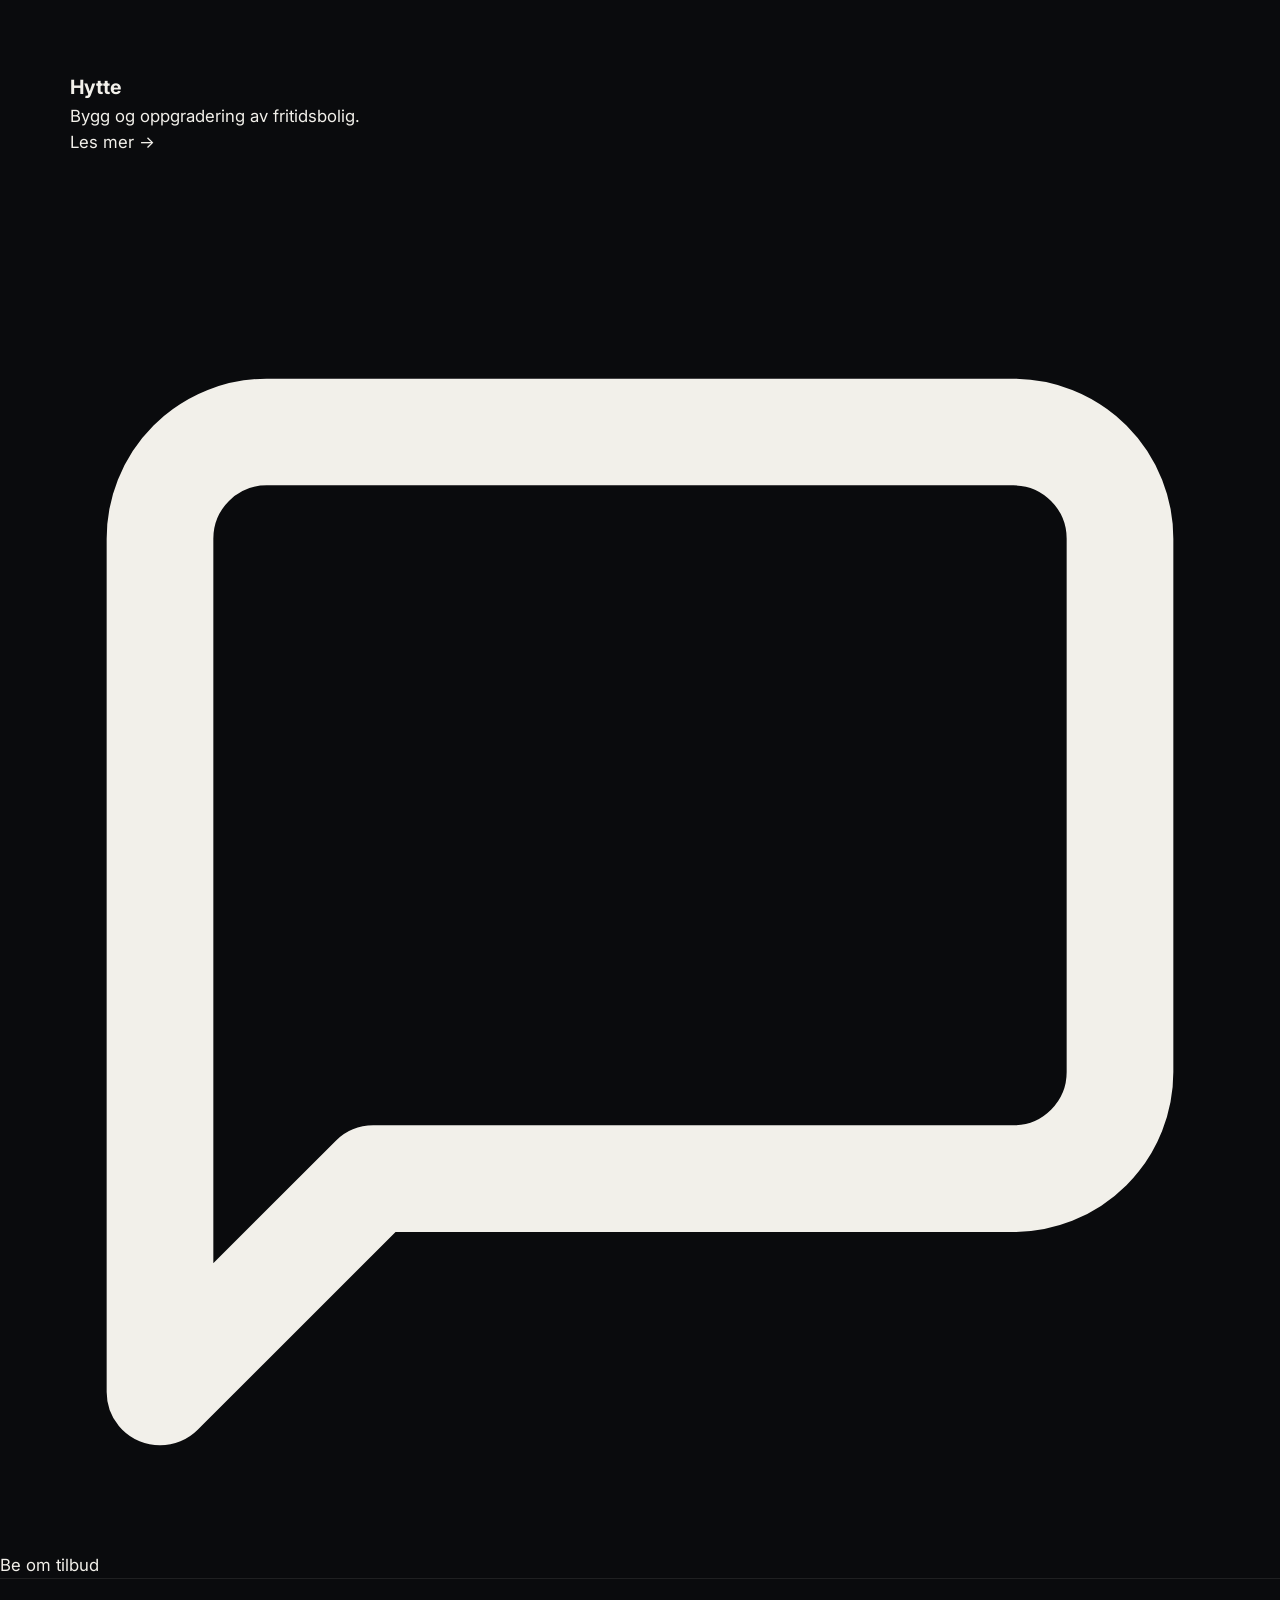
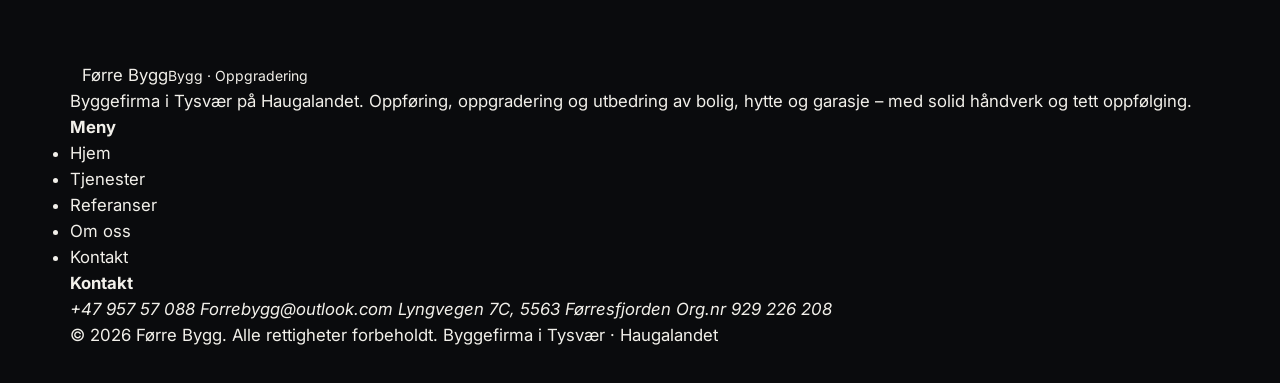
<file: tjeneste-utvendig.html>
<!DOCTYPE html>
<html lang="nb">
<head>
  <meta charset="UTF-8">
  <meta name="viewport" content="width=device-width, initial-scale=1.0">
  <title>Utvendig arbeid – Førre Bygg | Tysvær på Haugalandet</title>
  <meta name="description" content="Terrasser, kledning, tak og annet utvendig arbeid som beskytter og løfter eiendommen.">
  <meta name="robots" content="index, follow">
  <meta name="theme-color" content="#161619">
  <link rel="icon" type="image/svg+xml" href="assets/img/favicon.svg">
  <link rel="preconnect" href="https://fonts.googleapis.com">
  <link rel="preconnect" href="https://fonts.gstatic.com" crossorigin>
  <link rel="stylesheet" href="https://fonts.googleapis.com/css2?family=Fraunces:ital,opsz,wght@0,9..144,400..600;1,9..144,400..500&family=Inter:wght@400;500;600;700&display=swap">
  <link rel="stylesheet" href="css/styles.css?v=31">
</head>
<body>
  <a class="skip-link" href="#main">Hopp til innhold</a>
  <header class="site-header">
    <div class="topline">
      <div class="container">
        <span>Est. Førresfjorden · Tysvær</span>
        <span>Bygg · Oppgradering · Utbedring</span>
      </div>
    </div>
    <div class="masthead">
      <div class="container masthead__row">
        <nav class="mast-nav mast-nav--left" aria-label="Meny venstre">
          <div class="mast-drop">
            <a href="index.html#tjenester" aria-haspopup="true">Tjenester</a>
            <div class="mast-drop__menu" role="menu">
              <a href="tjeneste-nybygg.html">Nybygg</a>
              <a href="tjeneste-oppussing.html">Oppussing</a>
              <a href="tjeneste-tilbygg.html">Tilbygg</a>
              <a href="tjeneste-garasje.html">Garasje</a>
              <a href="tjeneste-hytte.html">Hytte</a>
              <a href="tjeneste-utvendig.html">Utvendig arbeid</a>
            </div>
          </div>
          <a href="index.html#referanser">Referanser</a>
        </nav>
        <a href="index.html" class="masthead__brand" aria-label="Førre Bygg – forsiden">
          <span class="masthead__word">Førre&nbsp;Bygg</span>
        </a>
        <nav class="mast-nav mast-nav--right" aria-label="Meny høyre">
          <a href="index.html#om-oss">Om oss</a>
          <a href="index.html#kontakt">Kontakt</a>
        </nav>
        <button class="nav-toggle" id="navToggle" aria-label="Åpne meny" aria-expanded="false" aria-controls="primaryNav"><span></span></button>
        <nav class="nav" id="primaryNav" aria-label="Hovedmeny">
          <a href="index.html#tjenester">Tjenester</a>
          <a href="index.html#referanser">Referanser</a>
          <a href="index.html#om-oss">Om oss</a>
          <a href="index.html#kontakt">Kontakt</a>
        </nav>
      </div>
    </div>
  </header>

  <main id="main">
    <section class="subhero">
      <div class="container">
        <nav class="breadcrumb" aria-label="Sti"><a href="index.html">Hjem</a><span>/</span><a href="index.html#tjenester">Tjenester</a><span>/</span>Utvendig arbeid</nav>
        <h1>Utvendig arbeid</h1>
        <p class="subhero__sub">Terrasser, kledning, tak og annet utvendig arbeid som beskytter og løfter eiendommen.</p>
      </div>
    </section>

    <section class="section">
      <div class="container">
        <div class="svc-detail">
          <div class="svc-detail__main">
            <p class="svc-detail__lead">Trenger fasaden et løft? Vi utfører utvendig arbeid som både beskytter og forskjønner.</p>
            <p>Vi utfører terrasser, kledning, tak og annet utvendig arbeid. Godt utvendig håndverk beskytter bygget mot vær og vind – og løfter uttrykket.</p>
            <p>Du får et tydelig tilbud og vi holder deg oppdatert underveis.</p>
            <h2>Hva vi kan hjelpe med</h2>
            <ul class="ticks">
              <li><svg viewBox="0 0 24 24" fill="none" stroke="currentColor" stroke-linecap="round" stroke-linejoin="round"><path d="M20 6L9 17l-5-5"/></svg><span>Terrasser og plattinger</span></li>
              <li><svg viewBox="0 0 24 24" fill="none" stroke="currentColor" stroke-linecap="round" stroke-linejoin="round"><path d="M20 6L9 17l-5-5"/></svg><span>Ny kledning og fasade</span></li>
              <li><svg viewBox="0 0 24 24" fill="none" stroke="currentColor" stroke-linecap="round" stroke-linejoin="round"><path d="M20 6L9 17l-5-5"/></svg><span>Tak og utvendig utbedring</span></li>
              <li><svg viewBox="0 0 24 24" fill="none" stroke="currentColor" stroke-linecap="round" stroke-linejoin="round"><path d="M20 6L9 17l-5-5"/></svg><span>Time eller fastpris</span></li>
            </ul>
          </div>
          <aside class="svc-aside">
            <figure class="svc-aside__figure"><img src="assets/img/projects/utvendig-1.jpg" alt="Utvendig arbeid – Førre Bygg" loading="lazy" onerror="this.onerror=null;this.src='assets/img/ph-andre.svg'"></figure>
            <div class="side-card">
              <span class="side-card__eyebrow">Uforpliktende</span>
              <h3>Be om tilbud</h3>
              <p>Fortell oss kort om prosjektet ditt, så gir vi deg et uforpliktende tilbud – på time eller fastpris.</p>
              <a href="index.html#kontakt" class="btn btn--ink btn--lg">Be om tilbud</a>
              <div class="side-card__info">
                <div><span>Telefon</span><br><a href="tel:+4795757088">+47 957 57 088</a></div>
                <div><span>E-post</span><br><a href="mailto:Forrebygg@outlook.com">Forrebygg@outlook.com</a></div>
              </div>
            </div>
          </aside>
        </div>
      </div>
    </section>

    <section class="section section--tint">
      <div class="container">
        <div class="section-head">
          <span class="eyebrow">Tjenester</span>
          <h2>Andre tjenester</h2>
        </div>
        <div class="svc-grid" style="margin-top:clamp(32px,4vw,48px)">
          <a class="svc" href="tjeneste-nybygg.html">
            <div class="svc__icon"><svg viewBox="0 0 24 24" fill="none" stroke="currentColor" stroke-linecap="round" stroke-linejoin="round"><path d="M3 11l9-8 9 8"/><path d="M5 10v10h14V10"/><path d="M9 20v-6h6v6"/></svg></div>
            <h3>Nybygg</h3>
            <p>Oppføring av nye boliger, hytter og bygg.</p>
            <span class="svc__more">Les mer →</span>
          </a>
          <a class="svc" href="tjeneste-oppussing.html">
            <div class="svc__icon"><svg viewBox="0 0 24 24" fill="none" stroke="currentColor" stroke-linecap="round" stroke-linejoin="round"><path d="M14 4l6 6"/><path d="M3 21l3.5-.8L20 6.7a2 2 0 0 0 0-2.8l-.9-.9a2 2 0 0 0-2.8 0L2.8 16.5 2 20z"/></svg></div>
            <h3>Oppussing</h3>
            <p>Oppgradering og modernisering av rom og bygg.</p>
            <span class="svc__more">Les mer →</span>
          </a>
          <a class="svc" href="tjeneste-tilbygg.html">
            <div class="svc__icon"><svg viewBox="0 0 24 24" fill="none" stroke="currentColor" stroke-linecap="round" stroke-linejoin="round"><path d="M3 21V9l6-5 6 5"/><path d="M15 21V13h6v8"/><path d="M3 21h18"/></svg></div>
            <h3>Tilbygg</h3>
            <p>Utvidelse av bolig eller hytte når behovet vokser.</p>
            <span class="svc__more">Les mer →</span>
          </a>
          <a class="svc" href="tjeneste-garasje.html">
            <div class="svc__icon"><svg viewBox="0 0 24 24" fill="none" stroke="currentColor" stroke-linecap="round" stroke-linejoin="round"><path d="M4 11l8-6 8 6"/><path d="M5 10v9h14v-9"/><path d="M8 19v-5h8v5"/></svg></div>
            <h3>Garasje</h3>
            <p>Oppføring av garasje og uthus.</p>
            <span class="svc__more">Les mer →</span>
          </a>
          <a class="svc" href="tjeneste-hytte.html">
            <div class="svc__icon"><svg viewBox="0 0 24 24" fill="none" stroke="currentColor" stroke-linecap="round" stroke-linejoin="round"><path d="M2 12l10-8 10 8"/><path d="M5 10v10h14V10"/><path d="M9 20v-5h6v5"/><path d="M12 4V2"/></svg></div>
            <h3>Hytte</h3>
            <p>Bygg og oppgradering av fritidsbolig.</p>
            <span class="svc__more">Les mer →</span>
          </a>
        </div>
      </div>
    </section>
  </main>
  <a href="index.html#kontakt" class="cta-float is-visible" id="ctaFloat" aria-label="Be om uforpliktende tilbud">
    <svg viewBox="0 0 24 24" fill="none" stroke="currentColor" stroke-width="2" stroke-linecap="round" stroke-linejoin="round" aria-hidden="true"><path d="M21 15a2 2 0 0 1-2 2H7l-4 4V5a2 2 0 0 1 2-2h14a2 2 0 0 1 2 2z"/></svg>
    <span>Be om tilbud</span>
  </a>
  <footer class="footer">
    <div class="container">
      <div class="footer__grid">
        <div>
          <a href="index.html" class="brand">
            <span class="footer__mark"><svg viewBox="0 0 24 24" fill="none" stroke="currentColor" stroke-width="1.7" stroke-linecap="round" stroke-linejoin="round"><path d="M3 11l9-8 9 8"/><path d="M5 10v10h14V10"/><path d="M9 20v-6h6v6"/></svg></span>
            <span class="footer__brandname">Førre Bygg<small>Bygg · Oppgradering</small></span>
          </a>
          <p class="footer__about">Byggefirma i Tysvær på Haugalandet. Oppføring, oppgradering og utbedring av bolig, hytte og garasje – med solid håndverk og tett oppfølging.</p>
        </div>
        <div>
          <h4>Meny</h4>
          <ul>
            <li><a href="index.html#hjem">Hjem</a></li>
            <li><a href="index.html#tjenester">Tjenester</a></li>
            <li><a href="index.html#referanser">Referanser</a></li>
            <li><a href="index.html#om-oss">Om oss</a></li>
            <li><a href="index.html#kontakt">Kontakt</a></li>
          </ul>
        </div>
        <div>
          <h4>Kontakt</h4>
          <address>
            <a href="tel:+4795757088">+47 957 57 088</a>
            <a href="mailto:Forrebygg@outlook.com">Forrebygg@outlook.com</a>
            <span>Lyngvegen 7C, 5563 Førresfjorden</span>
            <span>Org.nr 929 226 208</span>
          </address>
        </div>
      </div>
      <div class="footer__bottom">
        <span>© <span id="year">2026</span> Førre Bygg. Alle rettigheter forbeholdt.</span>
        <span>Byggefirma i Tysvær · Haugalandet</span>
      </div>
    </div>
  </footer>

  <script src="js/main.js?v=6" defer></script>
</body>
</html>
</file>
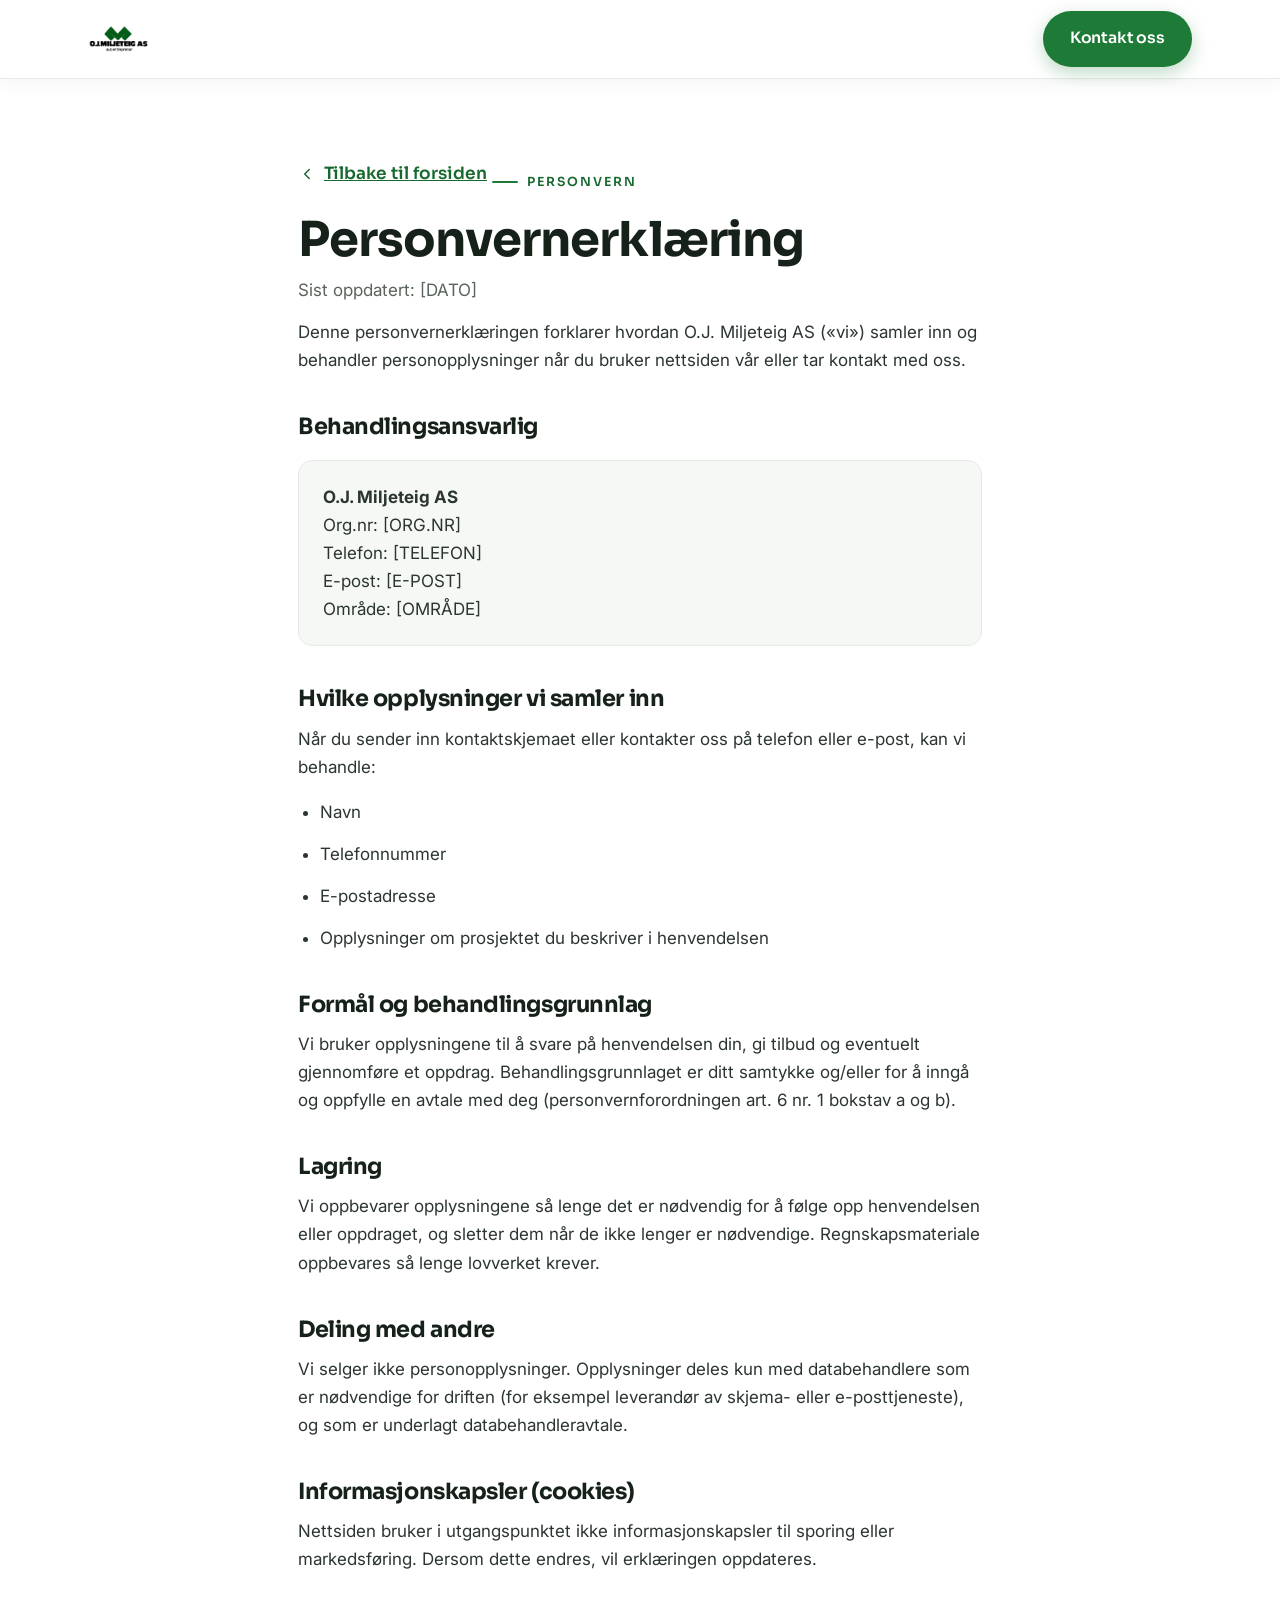
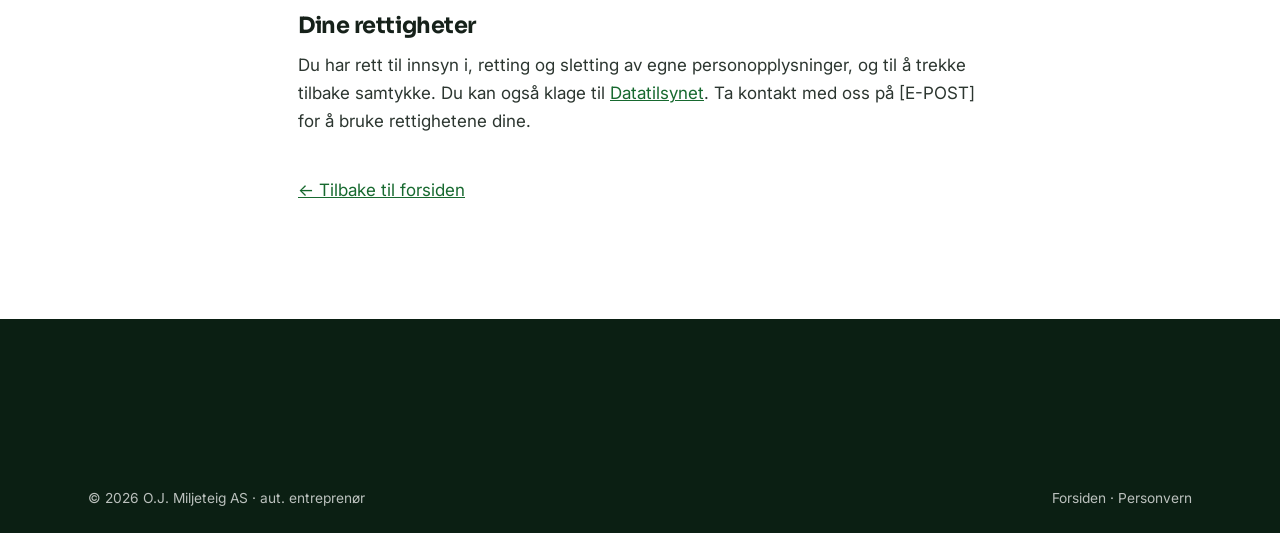
<file: oj-miljeteig/personvern.html>
<!DOCTYPE html>
<html lang="nb">
<head>
  <meta charset="UTF-8">
  <meta name="viewport" content="width=device-width, initial-scale=1.0">
  <title>Personvern – O.J. Miljeteig AS</title>
  <meta name="description" content="Personvernerklæring for O.J. Miljeteig AS – hvordan vi behandler personopplysninger fra kontaktskjema og henvendelser.">
  <meta name="robots" content="index, follow">
  <meta name="theme-color" content="#1e7a37">
  <link rel="icon" type="image/png" href="assets/img/favicon.png">
  <link rel="preconnect" href="https://fonts.googleapis.com">
  <link rel="preconnect" href="https://fonts.gstatic.com" crossorigin>
  <link rel="stylesheet" href="https://fonts.googleapis.com/css2?family=Sora:wght@600;700;800&family=Inter:wght@400;500;600;700&display=swap">
  <link rel="stylesheet" href="css/styles.css?v=1">
  <style>
    .legal { max-width: 780px; margin-inline: auto; }
    .legal .back { display: inline-flex; align-items: center; gap: 8px; color: var(--green-600); font-family: var(--font-display); font-weight: 600; margin-bottom: 26px; }
    .legal .back svg { width: 18px; height: 18px; }
    .legal h1 { font-size: clamp(2rem, 5vw, 3rem); }
    .legal .updated { color: var(--muted); margin-top: 10px; }
    .legal h2 { font-size: 1.4rem; margin-top: 40px; }
    .legal p, .legal li { color: var(--ink-2); margin-top: 14px; }
    .legal ul { padding-left: 22px; }
    .legal a { color: var(--green-600); text-decoration: underline; }
    .legal .box { background: var(--paper-2); border: 1px solid var(--line); border-radius: 14px; padding: 22px 24px; margin-top: 22px; }
  </style>
</head>
<body>
  <header class="header scrolled" id="header">
    <div class="container header__inner">
      <a href="index.html" class="brand" aria-label="O.J. Miljeteig AS">
        <img class="logo-dark" src="assets/img/logo.png" alt="O.J. Miljeteig AS" style="display:block" width="1227" height="712">
      </a>
      <div class="header__cta">
        <a href="index.html#kontakt" class="btn">Kontakt oss</a>
      </div>
    </div>
  </header>

  <main class="section" style="padding-top: clamp(120px, 16vw, 160px)">
    <div class="container legal">
      <a href="index.html" class="back"><svg viewBox="0 0 24 24" fill="none" stroke="currentColor" stroke-width="2" stroke-linecap="round" stroke-linejoin="round"><path d="m15 18-6-6 6-6"/></svg> Tilbake til forsiden</a>
      <span class="eyebrow">Personvern</span>
      <h1>Personvernerklæring</h1>
      <p class="updated">Sist oppdatert: [DATO]</p>

      <p>Denne personvernerklæringen forklarer hvordan O.J. Miljeteig AS («vi») samler inn og behandler personopplysninger når du bruker nettsiden vår eller tar kontakt med oss.</p>

      <h2>Behandlingsansvarlig</h2>
      <div class="box">
        <p style="margin-top:0"><strong>O.J. Miljeteig AS</strong><br>
        Org.nr: [ORG.NR]<br>
        Telefon: [TELEFON]<br>
        E-post: [E-POST]<br>
        Område: [OMRÅDE]</p>
      </div>

      <h2>Hvilke opplysninger vi samler inn</h2>
      <p>Når du sender inn kontaktskjemaet eller kontakter oss på telefon eller e-post, kan vi behandle:</p>
      <ul>
        <li>Navn</li>
        <li>Telefonnummer</li>
        <li>E-postadresse</li>
        <li>Opplysninger om prosjektet du beskriver i henvendelsen</li>
      </ul>

      <h2>Formål og behandlingsgrunnlag</h2>
      <p>Vi bruker opplysningene til å svare på henvendelsen din, gi tilbud og eventuelt gjennomføre et oppdrag. Behandlingsgrunnlaget er ditt samtykke og/eller for å inngå og oppfylle en avtale med deg (personvernforordningen art. 6 nr. 1 bokstav a og b).</p>

      <h2>Lagring</h2>
      <p>Vi oppbevarer opplysningene så lenge det er nødvendig for å følge opp henvendelsen eller oppdraget, og sletter dem når de ikke lenger er nødvendige. Regnskapsmateriale oppbevares så lenge lovverket krever.</p>

      <h2>Deling med andre</h2>
      <p>Vi selger ikke personopplysninger. Opplysninger deles kun med databehandlere som er nødvendige for driften (for eksempel leverandør av skjema- eller e-posttjeneste), og som er underlagt databehandleravtale.</p>

      <h2>Informasjonskapsler (cookies)</h2>
      <p>Nettsiden bruker i utgangspunktet ikke informasjonskapsler til sporing eller markedsføring. Dersom dette endres, vil erklæringen oppdateres.</p>

      <h2>Dine rettigheter</h2>
      <p>Du har rett til innsyn i, retting og sletting av egne personopplysninger, og til å trekke tilbake samtykke. Du kan også klage til <a href="https://www.datatilsynet.no" target="_blank" rel="noopener">Datatilsynet</a>. Ta kontakt med oss på [E-POST] for å bruke rettighetene dine.</p>

      <p style="margin-top:40px"><a href="index.html">← Tilbake til forsiden</a></p>
    </div>
  </main>

  <footer class="footer">
    <div class="container">
      <div class="footer__bottom" style="border-top:none">
        <span>© <span id="year"></span> O.J. Miljeteig AS · aut. entreprenør</span>
        <span><a href="index.html">Forsiden</a> · <a href="personvern.html">Personvern</a></span>
      </div>
    </div>
  </footer>
  <script>document.getElementById('year').textContent=new Date().getFullYear();</script>
</body>
</html>
</file>
<file: css/styles.css>
/* ============================================================
   MARDAL DIGITAL — Studio
   Editorial, monokrom dybde + én dempet kald-blå aksent.
   Identitet drevet av typografi, whitespace og asymmetri.
   ============================================================ */

:root {
  /* Bakgrunner — dybde via gråtoner, ikke via lyse felt */
  --bg:        #0A0B0D;   /* near-black, hovedbakgrunn */
  --bg-2:      #0E0F12;
  --surface:   #141519;   /* mørk grå, sekundær flate */
  --surface-2: #1B1D22;   /* løftet panel */
  --surface-3: #24262C;   /* lysere panel / stage */

  /* Tekst */
  --fg:        #F2F0EA;   /* varm off-white, hovedtekst */
  --fg-2:      #A9ABB2;   /* lys grå, sekundær tekst */
  --fg-3:      #6C6E75;   /* dempet */
  --fg-4:      #45474D;   /* svært dempet / outline */

  /* Hårstreker */
  --line:   rgba(242, 240, 234, 0.09);
  --line-2: rgba(242, 240, 234, 0.16);
  --line-3: rgba(242, 240, 234, 0.28);

  /* Aksent — dempet kald elektrisk blå, brukt svært sparsomt */
  --accent:    #5B79E6;
  --accent-br: #8CA1F2;
  --accent-dk: #3A4FA8;

  /* Type */
  --display: 'Space Grotesk', 'Inter', system-ui, sans-serif;
  --sans:    'Inter', system-ui, -apple-system, 'Segoe UI', sans-serif;

  /* Layout */
  --pad: clamp(1.25rem, 5.5vw, 6rem);
  --gut: clamp(1rem, 2vw, 2rem);

  --ease:   cubic-bezier(0.16, 1, 0.3, 1);
  --ease-2: cubic-bezier(0.62, 0.04, 0.14, 1);
}

/* ---------- Reset ---------- */
*, *::before, *::after { box-sizing: border-box; }
* { margin: 0; padding: 0; }

html {
  scroll-behavior: smooth;
  -webkit-text-size-adjust: 100%;
}

body {
  font-family: var(--sans);
  background: var(--bg);
  color: var(--fg);
  line-height: 1.55;
  font-size: clamp(0.94rem, 0.9rem + 0.2vw, 1.05rem);
  -webkit-font-smoothing: antialiased;
  text-rendering: optimizeLegibility;
  overflow-x: hidden;
}

img, svg { display: block; max-width: 100%; }
a { color: inherit; text-decoration: none; }
button { font: inherit; color: inherit; background: none; border: none; cursor: pointer; }
::selection { background: var(--accent); color: #fff; }

.skip-link {
  position: absolute; left: -9999px; top: 0; z-index: 10000;
  background: var(--accent); color: #fff;
  padding: 0.7rem 1.1rem;
  font-family: var(--display); font-size: 0.75rem; letter-spacing: 0.08em;
}
.skip-link:focus { left: 1rem; top: 1rem; }

/* ---------- Typografiske primitiver ---------- */
.label {
  font-family: var(--display);
  font-weight: 500;
  font-size: 0.7rem;
  letter-spacing: 0.18em;
  text-transform: uppercase;
  color: var(--fg-2);
  display: inline-flex;
  align-items: center;
  gap: 0.55em;
}
.label b { color: var(--accent); font-weight: 500; }
.label--dim { color: var(--fg-3); }
.rule { display: inline-block; width: 2.2em; height: 1px; background: var(--line-3); }

/* ============================================================
   CUSTOM CURSOR — minimal
   ============================================================ */
.cursor {
  position: fixed; top: 0; left: 0; z-index: 9999;
  width: 40px; height: 40px;
  border: 1px solid var(--line-3);
  border-radius: 50%;
  transform: translate(-50%, -50%);
  pointer-events: none;
  opacity: 0;
  display: grid; place-items: center;
  transition: width .35s var(--ease), height .35s var(--ease),
              background .35s var(--ease), border-color .35s var(--ease),
              opacity .3s var(--ease);
  will-change: transform;
}
.cursor__label {
  font-family: var(--display); font-weight: 500;
  font-size: 0.58rem; letter-spacing: 0.12em; text-transform: uppercase;
  color: #fff; opacity: 0; transform: scale(0.6);
  transition: opacity .3s var(--ease), transform .3s var(--ease);
}
body.cursor-ready.cursor-active .cursor { opacity: 1; }
body.cursor-link .cursor { width: 12px; height: 12px; background: var(--fg); border-color: var(--fg); }
body.cursor-media .cursor {
  width: 92px; height: 92px;
  background: var(--accent); border-color: var(--accent);
}
body.cursor-media .cursor__label { opacity: 1; transform: scale(1); }
@media (pointer: coarse) { .cursor { display: none; } }

/* ============================================================
   PRELOADER — kort og subtilt
   ============================================================ */
.loader {
  position: fixed; inset: 0; z-index: 10000;
  background: var(--bg);
  display: grid; place-content: center; justify-items: center; gap: 1.4rem;
  transition: opacity .7s var(--ease), visibility .7s var(--ease);
}
.loader.done { opacity: 0; visibility: hidden; }
.loader__word {
  font-family: var(--display); font-weight: 500;
  font-size: 0.8rem; letter-spacing: 0.42em; text-transform: uppercase;
  color: var(--fg); padding-left: 0.42em;
}
.loader__track { width: min(38vw, 320px); height: 1px; background: var(--line-2); position: relative; overflow: hidden; }
.loader__track::after {
  content: ""; position: absolute; inset: 0 100% 0 0;
  background: var(--accent);
  animation: load 1.1s var(--ease-2) forwards;
}
@keyframes load { to { inset: 0 0 0 0; } }

/* ============================================================
   HEADER
   ============================================================ */
.site-header {
  position: fixed; inset: 0 0 auto 0; z-index: 900;
  display: flex; align-items: center; justify-content: space-between;
  padding: 1.4rem var(--pad);
  transition: transform .5s var(--ease), background .4s var(--ease), border-color .4s var(--ease), padding .4s var(--ease);
  border-bottom: 1px solid transparent;
}
.site-header.scrolled {
  background: rgba(10, 11, 13, 0.72);
  backdrop-filter: blur(14px);
  -webkit-backdrop-filter: blur(14px);
  border-bottom-color: var(--line);
  padding-top: 1rem; padding-bottom: 1rem;
}
.site-header.hidden { transform: translateY(-105%); }

.brand { display: inline-flex; align-items: center; gap: 0.7rem; }
.brand .md {
  width: 26px; height: 26px; flex: none;
}
.brand .md rect { fill: none; stroke: var(--fg); }
.brand .md path { fill: var(--fg); }
.brand .md line { stroke: var(--accent); }
.brand__txt {
  font-family: var(--display); font-weight: 500;
  font-size: 0.78rem; letter-spacing: 0.16em; text-transform: uppercase;
  color: var(--fg); line-height: 1;
}

.nav { display: flex; align-items: center; gap: clamp(1.2rem, 2.4vw, 2.6rem); }
.nav a {
  font-family: var(--display); font-weight: 500;
  font-size: 0.72rem; letter-spacing: 0.1em; text-transform: uppercase;
  color: var(--fg-2); position: relative; padding: 0.2rem 0;
  transition: color .3s var(--ease);
  display: inline-flex; gap: 0.45em; align-items: baseline;
}
.nav a .n { color: var(--accent); font-size: 0.62rem; }
.nav a:hover { color: var(--fg); }
.nav a::after {
  content: ""; position: absolute; left: 0; bottom: -2px; height: 1px; width: 100%;
  background: var(--accent); transform: scaleX(0); transform-origin: right;
  transition: transform .4s var(--ease);
}
.nav a:hover::after { transform: scaleX(1); transform-origin: left; }

.header-cta {
  font-family: var(--display); font-weight: 500;
  font-size: 0.72rem; letter-spacing: 0.1em; text-transform: uppercase;
  color: var(--fg);
  display: inline-flex; align-items: center; gap: 0.6em;
}
.header-cta .dot {
  width: 6px; height: 6px; border-radius: 50%; background: var(--accent);
  box-shadow: 0 0 0 0 rgba(91,121,230,0.55); animation: pulse 2.6s infinite;
}
@keyframes pulse {
  0% { box-shadow: 0 0 0 0 rgba(91,121,230,0.5); }
  70% { box-shadow: 0 0 0 7px rgba(91,121,230,0); }
  100% { box-shadow: 0 0 0 0 rgba(91,121,230,0); }
}

.menu-btn { display: none; flex-direction: column; gap: 5px; width: 30px; }
.menu-btn span { display: block; height: 1.5px; width: 100%; background: var(--fg); transition: transform .4s var(--ease), opacity .3s var(--ease); }
.menu-btn[aria-expanded="true"] span:nth-child(1) { transform: translateY(6.5px) rotate(45deg); }
.menu-btn[aria-expanded="true"] span:nth-child(2) { opacity: 0; }
.menu-btn[aria-expanded="true"] span:nth-child(3) { transform: translateY(-6.5px) rotate(-45deg); }

/* Mobil-overlay */
.mobile-nav {
  position: fixed; inset: 0; z-index: 890; background: var(--bg);
  display: flex; flex-direction: column; justify-content: center; gap: 0.2rem;
  padding: var(--pad);
  clip-path: inset(0 0 100% 0);
  transition: clip-path .7s var(--ease-2);
  pointer-events: none;
}
.mobile-nav.open { clip-path: inset(0 0 0 0); pointer-events: auto; }
.mobile-nav a {
  font-family: var(--display); font-weight: 500;
  font-size: clamp(2rem, 10vw, 3.4rem); letter-spacing: -0.02em;
  color: var(--fg); display: flex; align-items: baseline; gap: 1rem;
  padding: 0.35rem 0; border-bottom: 1px solid var(--line);
}
.mobile-nav a .n { font-size: 0.85rem; color: var(--accent); }
.mobile-nav__foot { margin-top: 2.2rem; display: flex; flex-wrap: wrap; gap: 0.8rem 2rem; }

/* ============================================================
   SECTION SHELL
   ============================================================ */
.section { position: relative; padding: clamp(5.5rem, 13vh, 12rem) var(--pad); }
.section--surface { background: var(--surface); }
.section--divider { border-top: 1px solid var(--line); }

/* 12-kolonne editorial rutenett */
.grid12 { display: grid; grid-template-columns: repeat(12, minmax(0, 1fr)); column-gap: var(--gut); }

.sec-head {
  display: grid; grid-template-columns: repeat(12, minmax(0, 1fr)); column-gap: var(--gut);
  row-gap: clamp(1.2rem, 3vw, 2rem);
  margin-bottom: clamp(3rem, 8vw, 7rem);
  align-items: end;
}
.sec-head__label { grid-column: 1 / -1; }
.sec-head__title {
  grid-column: 1 / 9;
  font-family: var(--display); font-weight: 700;
  font-size: clamp(2.4rem, 7vw, 6.5rem); line-height: 0.92; letter-spacing: -0.035em;
}
.sec-head__note { grid-column: 9 / 13; align-self: end; color: var(--fg-2); max-width: 30ch; font-size: 0.98rem; line-height: 1.5; }

/* ============================================================
   01 — HERO
   ============================================================ */
.hero {
  min-height: 100svh;
  display: grid;
  grid-template-columns: repeat(12, minmax(0, 1fr));
  grid-template-rows: minmax(6.5rem, auto) 1fr auto;
  column-gap: var(--gut);
  padding: clamp(6rem, 12vh, 8rem) var(--pad) clamp(1.6rem, 4vh, 3rem);
  position: relative;
  overflow: hidden;
}
/* svak vertikal hjelpelinje for komposisjonen */
.hero::before {
  content: ""; position: absolute; top: 0; bottom: 0;
  left: calc(var(--pad) + (100% - 2 * var(--pad)) * 0.5);
  width: 1px; background: var(--line);
  opacity: 0.6;
}
.hero__tl { grid-column: 1 / 6; grid-row: 1; align-self: start; }
.hero__tr { grid-column: 8 / 13; grid-row: 1; align-self: start; justify-self: end; text-align: right; }
.hero__tr .label { display: block; }
.hero__tr .label + .label { margin-top: 0.5rem; color: var(--fg-3); }

.hero__title { grid-column: 1 / 13; grid-row: 2; align-self: center; position: relative; }
.hero__title h1 {
  font-family: var(--display); font-weight: 700;
  font-size: clamp(3.1rem, 16.5vw, 17rem);
  line-height: 0.82; letter-spacing: -0.045em; text-transform: uppercase;
}
.hero__title .l { display: block; overflow: hidden; }
.hero__title .l > span { display: inline-block; transform: translateY(105%); transition: transform 1s var(--ease-2); }
.hero.ready .hero__title .l > span { transform: translateY(0); }
/* MARDAL er bredest (M + A + R + D) → flush; DIGITAL rykkes inn for asymmetri */
.hero__title .l2 { text-indent: clamp(0px, 7vw, 7rem); }
.hero__title .l2 > span {
  color: transparent;
  -webkit-text-stroke: clamp(1px, 0.14vw, 2px) var(--fg-4);
  text-stroke: clamp(1px, 0.14vw, 2px) var(--fg-4);
  transition-delay: 0.12s;
}
/* liten aksentindeks som overlapper tittelen */
.hero__title .idx {
  position: absolute; top: -0.4em; right: clamp(0px, 3vw, 4rem);
  font-family: var(--display); font-weight: 500;
  font-size: 0.72rem; letter-spacing: 0.16em; color: var(--accent);
  writing-mode: vertical-rl;
}

.hero__meta { grid-column: 10 / 13; grid-row: 3; justify-self: end; align-self: end; text-align: right; }
.hero__meta .label { display: block; color: var(--fg-3); }

.hero__lead { grid-column: 1 / 8; grid-row: 3; align-self: end; }
.hero__lead p {
  font-size: clamp(1.1rem, 1.7vw, 1.55rem); line-height: 1.2; letter-spacing: -0.01em;
  max-width: 26ch; color: var(--fg);
}
.hero__lead .label { margin-bottom: 1.1rem; }

.hero__scroll {
  grid-column: 1 / 4; grid-row: 3; align-self: end;
  display: none; /* plasseres i lead på store skjermer */
}

/* ============================================================
   02 — SELECTED WORK
   ============================================================ */
.case { position: relative; }
.case__head {
  display: grid; grid-template-columns: repeat(12, minmax(0,1fr)); column-gap: var(--gut);
  align-items: end; margin-bottom: clamp(2rem, 4vw, 3.5rem);
}
.case__no { grid-column: 1 / 3; font-family: var(--display); color: var(--accent); font-weight: 500; font-size: 0.9rem; letter-spacing: 0.08em; }
.case__title {
  grid-column: 1 / 10;
  font-family: var(--display); font-weight: 700; text-transform: uppercase;
  font-size: clamp(2.8rem, 11vw, 10rem); line-height: 0.82; letter-spacing: -0.045em;
  margin-top: 0.4rem;
}
.case__meta {
  grid-column: 10 / 13; align-self: end; text-align: right;
  font-family: var(--display); font-size: 0.74rem; letter-spacing: 0.06em; color: var(--fg-2); line-height: 2;
  text-transform: uppercase;
}
.case__meta a { color: var(--fg); border-bottom: 1px solid var(--accent); }

/* Stage med desktop + overlappende mobil */
.case__visual {
  position: relative;
  background: var(--surface);
  border: 1px solid var(--line);
  padding: clamp(1.5rem, 5vw, 5.5rem) clamp(1.5rem, 5vw, 5.5rem) clamp(4rem, 9vw, 8rem);
}
.case__visual .tag {
  position: absolute; top: 1.1rem; left: 1.3rem;
  font-family: var(--display); font-size: 0.62rem; letter-spacing: 0.16em; text-transform: uppercase; color: var(--fg-3);
}
.case__desktop {
  width: 100%; max-width: 1180px; margin: 0 auto;
  box-shadow: 0 40px 90px -40px rgba(0,0,0,0.8);
  will-change: transform;
}
.case__phone {
  position: absolute; right: clamp(1.2rem, 5vw, 5rem); bottom: clamp(-1rem, 1vw, 1rem);
  width: clamp(120px, 15vw, 210px);
  filter: drop-shadow(0 30px 50px rgba(0,0,0,0.6));
  will-change: transform;
}

/* Kort tekst + fakta */
.case__foot {
  display: grid; grid-template-columns: repeat(12, minmax(0,1fr)); column-gap: var(--gut); row-gap: 2.5rem;
  margin-top: clamp(2.5rem, 5vw, 4rem);
  padding-top: clamp(1.6rem, 3vw, 2.4rem);
  border-top: 1px solid var(--line);
}
.case__lead { grid-column: 1 / 7; font-size: clamp(1.15rem, 2vw, 1.6rem); line-height: 1.3; letter-spacing: -0.01em; max-width: 30ch; }
.case__facts { grid-column: 8 / 13; display: grid; grid-template-columns: 1fr 1fr; gap: 1.6rem 2rem; align-self: start; }
.case__facts dt { font-family: var(--display); font-size: 0.62rem; letter-spacing: 0.16em; text-transform: uppercase; color: var(--fg-3); margin-bottom: 0.4rem; }
.case__facts dd { color: var(--fg); font-size: 0.98rem; }

/* Skalerbar prosjektliste */
.work-list { margin-top: clamp(3rem, 6vw, 5rem); border-top: 1px solid var(--line); }
.work-list .row {
  display: grid; grid-template-columns: 3rem 1fr auto; align-items: center; gap: 1.5rem;
  padding: 1.5rem 0.2rem; border-bottom: 1px solid var(--line); color: var(--fg-3);
}
.work-list .row .n { font-family: var(--display); font-size: 0.85rem; }
.work-list .row .t { font-family: var(--display); font-weight: 700; font-size: clamp(1.2rem, 2.6vw, 1.9rem); letter-spacing: -0.02em; }
.work-list .row .s { font-family: var(--display); font-size: 0.68rem; letter-spacing: 0.14em; text-transform: uppercase; }
.work-list .row.open { color: var(--fg); }
.work-list .row.open .s { color: var(--accent); }

/* ============================================================
   03 — TJENESTER + PRISER (editorial index)
   ============================================================ */
.offer { border-top: 1px solid var(--line); }
.offer__row {
  display: grid;
  grid-template-columns: 4.5rem minmax(0, 1fr) minmax(0, 26ch) auto;
  column-gap: clamp(1rem, 3vw, 3rem); align-items: baseline;
  padding: clamp(1.8rem, 3.5vw, 2.8rem) 0.2rem;
  border-bottom: 1px solid var(--line);
  transition: background .4s var(--ease);
}
.offer__row:hover { background: var(--bg-2); }
.offer__no { font-family: var(--display); font-size: 0.8rem; color: var(--fg-3); transition: color .3s var(--ease); }
.offer__row:hover .offer__no { color: var(--accent); }
.offer__name {
  font-family: var(--display); font-weight: 700;
  font-size: clamp(1.6rem, 4vw, 3.1rem); letter-spacing: -0.03em; line-height: 1;
  transition: transform .5s var(--ease);
}
.offer__row:hover .offer__name { transform: translateX(clamp(0px, 1.2vw, 1.1rem)); }
.offer__desc { color: var(--fg-2); font-size: 0.96rem; line-height: 1.5; }
.offer__price { justify-self: end; text-align: right; }
.offer__price .amt { font-family: var(--display); font-weight: 500; font-size: clamp(1rem, 1.8vw, 1.35rem); color: var(--fg); white-space: nowrap; }
.offer__price .from { display: block; font-family: var(--display); font-size: 0.6rem; letter-spacing: 0.16em; text-transform: uppercase; color: var(--fg-3); margin-bottom: 0.3rem; }
.offer__note {
  margin-top: 1.6rem; font-family: var(--display);
  font-size: 0.66rem; letter-spacing: 0.14em; text-transform: uppercase; color: var(--fg-3);
}

/* ============================================================
   04 — PROSESS
   ============================================================ */
.proc__intro {
  grid-column: 1 / 8;
  font-family: var(--display); font-weight: 500;
  font-size: clamp(1.5rem, 3.6vw, 2.8rem); line-height: 1.08; letter-spacing: -0.025em;
  color: var(--fg); max-width: 20ch;
  margin-bottom: clamp(3rem, 6vw, 5rem);
}
.steps { border-top: 1px solid var(--line-2); }
.step {
  display: grid; grid-template-columns: 5.5rem minmax(0,1fr) minmax(0, 42ch);
  column-gap: clamp(1rem, 4vw, 4rem); align-items: baseline;
  padding: clamp(1.8rem, 4vw, 3rem) 0.2rem;
  border-bottom: 1px solid var(--line);
  transition: background .4s var(--ease);
}
.step:hover { background: var(--surface); }
.step__no { font-family: var(--display); font-size: 0.8rem; letter-spacing: 0.06em; color: var(--accent); }
.step__title {
  font-family: var(--display); font-weight: 700;
  font-size: clamp(1.7rem, 4.5vw, 3.4rem); letter-spacing: -0.03em; line-height: 1;
}
.step__desc { color: var(--fg-2); line-height: 1.55; padding-top: 0.5rem; }

/* ============================================================
   05 — OM
   ============================================================ */
.about { display: grid; grid-template-columns: repeat(12, minmax(0,1fr)); column-gap: var(--gut); row-gap: clamp(2.5rem, 5vw, 4.5rem); }
.about__statement {
  grid-column: 1 / 10;
  font-family: var(--display); font-weight: 500;
  font-size: clamp(1.7rem, 4.4vw, 3.6rem); line-height: 1.12; letter-spacing: -0.03em;
  max-width: 22ch;
}
.about__statement .dim { color: var(--fg-3); }
.about__side { grid-column: 11 / 13; align-self: start; }
.about__meta { grid-column: 1 / 13; display: grid; grid-template-columns: repeat(3, 1fr); gap: clamp(1.5rem, 3vw, 3rem); border-top: 1px solid var(--line); padding-top: clamp(2rem, 4vw, 3rem); }
.about__meta h4 { font-family: var(--display); font-size: 0.66rem; letter-spacing: 0.16em; text-transform: uppercase; color: var(--fg-3); margin-bottom: 1rem; }
.about__meta ul { list-style: none; display: grid; gap: 0.55rem; }
.about__meta li { display: flex; align-items: baseline; gap: 0.7rem; color: var(--fg-2); }
.about__meta li::before { content: ""; width: 0.55em; height: 1px; background: var(--accent); transform: translateY(-0.3em); flex: none; }

/* ============================================================
   06 — KONTAKT
   ============================================================ */
.contact__pre { color: var(--fg-2); max-width: 26ch; font-size: clamp(1.05rem, 2vw, 1.4rem); line-height: 1.25; margin-bottom: clamp(2.2rem, 5vw, 3.5rem); }
.contact__mail {
  font-family: var(--display); font-weight: 700;
  font-size: clamp(2rem, 9.5vw, 9.5rem); line-height: 0.86; letter-spacing: -0.045em;
  display: inline-block; color: var(--fg); word-break: break-word;
  transition: color .4s var(--ease);
}
.contact__mail:hover { color: var(--accent); }
.contact__mail .arw { display: inline-block; transition: transform .4s var(--ease); }
.contact__mail:hover .arw { transform: translate(0.12em, -0.12em); }
.contact__row {
  margin-top: clamp(3rem, 7vw, 6rem); display: grid;
  grid-template-columns: repeat(12, minmax(0,1fr)); column-gap: var(--gut); row-gap: 2rem;
  border-top: 1px solid var(--line); padding-top: 2.2rem;
}
.contact__row .block { grid-column: span 4; }
.contact__row .block:last-child { justify-self: end; text-align: right; }
.contact__row .block .label { display: block; margin-bottom: 0.7rem; }
.contact__row .block a:hover { color: var(--accent); }
.contact__row .socials { display: flex; gap: 1.4rem; font-family: var(--display); font-size: 0.74rem; letter-spacing: 0.1em; text-transform: uppercase; }
.contact__row .socials a { position: relative; }
.contact__row .socials a::after { content:""; position:absolute; left:0; bottom:-3px; height:1px; width:100%; background: var(--accent); transform: scaleX(0); transform-origin:right; transition: transform .4s var(--ease); }
.contact__row .socials a:hover::after { transform: scaleX(1); transform-origin:left; }

/* ============================================================
   FOOTER
   ============================================================ */
.footer { padding: clamp(3rem, 6vw, 5rem) var(--pad) 2.2rem; border-top: 1px solid var(--line); }
.footer__big {
  font-family: var(--display); font-weight: 700; text-transform: uppercase;
  font-size: clamp(2.6rem, 15vw, 13rem); line-height: 0.82; letter-spacing: -0.04em;
  color: transparent; -webkit-text-stroke: 1px var(--line-2); text-stroke: 1px var(--line-2);
  margin-bottom: 2rem; white-space: nowrap; overflow: hidden;
}
.footer__bar {
  display: flex; justify-content: space-between; gap: 1.4rem; flex-wrap: wrap; align-items: center;
  font-family: var(--display); font-size: 0.68rem; letter-spacing: 0.1em; text-transform: uppercase; color: var(--fg-3);
}
.footer__bar a:hover { color: var(--fg); }
.footer__clock b { color: var(--accent); font-weight: 500; }

/* ============================================================
   REVEAL
   ============================================================ */
[data-reveal] {
  opacity: 0; transform: translateY(24px);
  transition: opacity 1s var(--ease), transform 1s var(--ease);
  transition-delay: calc(var(--i, 0) * 80ms);
}
[data-reveal].in { opacity: 1; transform: none; }

/* ============================================================
   RESPONSIVE
   ============================================================ */
@media (max-width: 1024px) {
  .sec-head__title { grid-column: 1 / 10; }
  .sec-head__note { grid-column: 1 / 9; }
  .case__lead { grid-column: 1 / 13; }
  .case__facts { grid-column: 1 / 13; }
  .proc__intro { grid-column: 1 / 13; }
  .about__statement { grid-column: 1 / 13; }
  .about__side { grid-column: 1 / 13; }
  .offer__row { grid-template-columns: 3rem minmax(0,1fr) auto; }
  .offer__desc { display: none; }
}
@media (max-width: 720px) {
  .nav, .header-cta { display: none; }
  .menu-btn { display: flex; }
  .hero { grid-template-rows: auto 1fr auto auto; }
  .hero::before { display: none; }
  .hero__tr { grid-column: 7 / 13; }
  .hero__title .l2 { text-indent: 0; }
  .hero__title .idx { display: none; }
  .hero__lead { grid-column: 1 / 13; }
  .hero__meta { grid-column: 1 / 13; grid-row: 4; justify-self: start; text-align: left; margin-top: 1.5rem; }
  .case__title { grid-column: 1 / 13; }
  .case__meta { grid-column: 1 / 13; text-align: left; margin-top: 1rem; }
  .case__phone { position: static; width: 46%; margin: 1.5rem 0 0 auto; }
  .step { grid-template-columns: 3rem 1fr; }
  .step__desc { grid-column: 1 / 3; padding-top: 1rem; }
  .about__meta { grid-template-columns: 1fr; }
  .contact__row .block { grid-column: span 12; }
  .contact__row .block:last-child { justify-self: start; text-align: left; }
  .footer__big { white-space: normal; }
}

/* ============================================================
   A11Y / MOTION
   ============================================================ */
:focus-visible { outline: 2px solid var(--accent); outline-offset: 3px; }

@media (prefers-reduced-motion: reduce) {
  *, *::before, *::after { animation-duration: .001ms !important; animation-iteration-count: 1 !important; transition-duration: .001ms !important; scroll-behavior: auto !important; }
  .hero__title .l > span { transform: none !important; }
  [data-reveal] { opacity: 1 !important; transform: none !important; }
  .loader { display: none !important; }
  .cursor { display: none !important; }
}
</file>
<file: haugesund-tak-terrasse/css/styles.css>
/* ============================================================
   Haugesund Tak & Terrasse — redaksjonell demo
   Type: Fraunces (display serif) + Archivo (grotesk)
   Palett: varm sort, kremhvit, jernmønje-rust, salviegrønn
   ============================================================ */

:root{
  --ink:#0e3252;          /* deep brand navy (dark sections/text) */
  --ink-2:#0a2842;
  --ink-soft:#33506a;
  --paper:#f4f7fa;        /* cool near-white */
  --paper-2:#e8eff5;
  --paper-3:#dbe6ef;
  --card:#ffffff;
  --rust:#cf2b2b;         /* brand red (accent) */
  --rust-deep:#a81f1f;
  --blue:#1e82be;         /* brand azure (highlights/roof) */
  --blue-2:#3a97d6;
  --sage:#5c6b57;
  --text:#12293d;
  --muted:#5b6f80;
  --muted-2:#8598a6;
  --hair:rgba(14,50,82,.15);
  --hair-soft:rgba(14,50,82,.08);
  --hair-light:rgba(255,255,255,.16);

  --serif:"Fraunces","Georgia",serif;
  --sans:"Archivo",system-ui,-apple-system,"Segoe UI",sans-serif;
  --mono:"Archivo",ui-monospace,monospace;

  --maxw:1280px;
  --gutter:clamp(20px,5vw,64px);
  --ease:cubic-bezier(.22,.61,.36,1);
}

*{box-sizing:border-box}
html{-webkit-text-size-adjust:100%}
body{
  margin:0;
  font-family:var(--sans);
  background:var(--paper);
  color:var(--text);
  font-size:17px;
  line-height:1.6;
  -webkit-font-smoothing:antialiased;
  overflow-x:hidden;
  position:relative;
}
/* subtle paper grain */
body::before{
  content:"";position:fixed;inset:0;z-index:9999;pointer-events:none;opacity:.5;mix-blend-mode:multiply;
  background-image:url("data:image/svg+xml,%3Csvg xmlns='http://www.w3.org/2000/svg' width='120' height='120'%3E%3Cfilter id='n'%3E%3CfeTurbulence type='fractalNoise' baseFrequency='0.85' numOctaves='2' stitchTiles='stitch'/%3E%3CfeColorMatrix type='matrix' values='0 0 0 0 0 0 0 0 0 0 0 0 0 0 0 0 0 0 0.035 0'/%3E%3C/filter%3E%3Crect width='120' height='120' filter='url(%23n)'/%3E%3C/svg%3E");
}

img,svg{max-width:100%;display:block}
a{color:inherit;text-decoration:none}
h1,h2,h3,h4{margin:0;font-weight:400;letter-spacing:-.01em}
p{margin:0}
ul{margin:0;padding:0;list-style:none}

/* ---- type helpers ---- */
.display{font-family:var(--serif);font-weight:340;line-height:1.02;letter-spacing:-.02em;
  font-variation-settings:"opsz" 144,"SOFT" 0,"WONK" 0;}
.serif-i{font-family:var(--serif);font-style:italic;font-weight:340}
.kicker{font-family:var(--mono);font-size:.72rem;font-weight:600;letter-spacing:.24em;text-transform:uppercase;color:var(--rust)}
.kicker.ink{color:var(--muted)}
.mono{font-family:var(--mono);letter-spacing:.02em}

.wrap{width:100%;max-width:var(--maxw);margin-inline:auto;padding-inline:var(--gutter)}
.rule{height:1px;background:var(--hair);border:0;margin:0}

/* ---- selection ---- */
::selection{background:var(--rust);color:#fff}
:focus-visible{outline:2.5px solid var(--rust);outline-offset:3px}

/* ---- buttons ---- */
.btn{display:inline-flex;align-items:center;gap:.7em;font-family:var(--sans);font-weight:600;font-size:.98rem;
  padding:15px 26px;border-radius:2px;border:1.5px solid var(--ink);cursor:pointer;transition:all .22s var(--ease);
  background:var(--ink);color:var(--paper);line-height:1}
.btn:hover{background:var(--rust);border-color:var(--rust);color:#fff}
.btn .ar{transition:transform .22s var(--ease)}
.btn:hover .ar{transform:translateX(4px)}
.btn--ghost{background:transparent;color:var(--ink)}
.btn--ghost:hover{background:var(--ink);color:var(--paper);border-color:var(--ink)}
.btn--light{background:var(--paper);color:var(--ink);border-color:var(--paper)}
.btn--light:hover{background:var(--rust);border-color:var(--rust);color:#fff}
.btn--outline-light{background:transparent;color:var(--paper);border-color:var(--hair-light)}
.btn--outline-light:hover{background:var(--paper);color:var(--ink);border-color:var(--paper)}

/* animated inline link */
.ulink{position:relative;font-weight:600;padding-bottom:2px}
.ulink::after{content:"";position:absolute;left:0;bottom:0;width:100%;height:1.5px;background:currentColor;
  transform:scaleX(0);transform-origin:right;transition:transform .3s var(--ease)}
.ulink:hover::after{transform:scaleX(1);transform-origin:left}

/* ============ TOP UTILITY BAR ============ */
.util{background:var(--ink);color:var(--paper)}
.util .wrap{display:flex;justify-content:space-between;align-items:center;gap:20px;
  height:38px;font-family:var(--mono);font-size:.74rem;letter-spacing:.06em}
.util a:hover{color:#fff}
.util .u-left{display:flex;gap:22px;opacity:.82}
.util .u-left span{display:inline-flex;gap:8px}
.util .dot{color:var(--rust)}
.util .u-right{display:flex;gap:20px;opacity:.9}
@media(max-width:760px){.util .u-left span:nth-child(n+2){display:none}}

/* ============ HEADER ============ */
.hdr{position:sticky;top:0;z-index:100;background:#fff;border-bottom:1px solid transparent;transition:.28s}
.hdr.stuck{border-color:var(--hair);box-shadow:0 8px 30px rgba(24,19,16,.06)}
.hdr .wrap{display:flex;align-items:center;justify-content:space-between;gap:24px;height:84px}
.brand{display:flex;align-items:center;gap:13px}
.brand img{height:58px;width:auto}
.brand b{font-family:var(--sans);font-weight:700;font-size:1.02rem;letter-spacing:.02em;line-height:1;text-transform:uppercase;color:var(--ink)}
.brand small{display:block;font-family:var(--mono);font-size:.64rem;letter-spacing:.28em;color:var(--muted);margin-top:4px;text-transform:uppercase}
.nav{display:flex;align-items:center;gap:30px}
.nav a.navlink{font-weight:500;font-size:.98rem;color:var(--ink)}
.nav a.navlink{position:relative}
.nav a.navlink::after{content:"";position:absolute;left:0;bottom:-6px;width:100%;height:2px;background:var(--rust);transform:scaleX(0);transform-origin:right;transition:transform .28s var(--ease)}
.nav a.navlink:hover::after{transform:scaleX(1);transform-origin:left}
.nav .tel{font-family:var(--mono);font-weight:600;font-size:.96rem;display:inline-flex;align-items:center;gap:9px;color:var(--ink)}
.nav .tel svg{width:16px;height:16px;color:var(--rust)}
.mobile-nav{display:none}
.burger{display:none;width:46px;height:46px;border:1px solid var(--hair);background:var(--card);border-radius:2px;position:relative;cursor:pointer}
.burger span{position:absolute;left:12px;right:12px;height:2px;background:var(--ink);transition:.25s var(--ease)}
.burger span:nth-child(1){top:16px}.burger span:nth-child(2){top:22px}.burger span:nth-child(3){top:28px}
.burger[aria-expanded=true] span:nth-child(1){transform:translateY(6px) rotate(45deg)}
.burger[aria-expanded=true] span:nth-child(2){opacity:0}
.burger[aria-expanded=true] span:nth-child(3){transform:translateY(-6px) rotate(-45deg)}

/* ============ HERO ============ */
.hero{border-bottom:1px solid var(--hair)}
.hero .wrap{display:grid;grid-template-columns:1.05fr .95fr;gap:clamp(24px,4vw,64px);align-items:stretch}
.hero-l{padding:clamp(40px,6vw,86px) 0 clamp(36px,5vw,64px)}
.hero-meta{display:flex;align-items:center;gap:16px;margin-bottom:26px}
.hero-meta .line{flex:1;height:1px;background:var(--hair)}
.hero h1{font-family:var(--serif);font-weight:320;font-size:clamp(2.7rem,6.4vw,5.1rem);line-height:.98;letter-spacing:-.03em;color:var(--ink);
  font-variation-settings:"opsz" 144}
.hero h1 em{font-style:italic;color:var(--rust);font-weight:360}
.hero-lead{max-width:33ch;margin:28px 0 34px;font-size:1.16rem;color:var(--ink-soft);line-height:1.5}
.hero-cta{display:flex;flex-wrap:wrap;gap:14px;align-items:center}
.hero-specs{display:flex;flex-wrap:wrap;gap:0;margin-top:48px;border-top:1px solid var(--hair)}
.hero-specs .sp{flex:1;min-width:120px;padding:20px 22px 0 0;border-right:1px solid var(--hair)}
.hero-specs .sp:last-child{border-right:0}
.hero-specs dt{font-family:var(--mono);font-size:.66rem;letter-spacing:.18em;text-transform:uppercase;color:var(--muted-2)}
.hero-specs dd{margin:6px 0 0;font-family:var(--serif);font-size:1.55rem;font-weight:400;color:var(--ink);line-height:1}
.hero-r{position:relative;margin:0 calc(var(--gutter)*-1) 0 0}
.hero-r img{width:100%;height:100%;min-height:420px;object-fit:cover}
.hero-r .tag{position:absolute;left:0;bottom:0;background:var(--rust);color:#fff;font-family:var(--mono);font-size:.7rem;letter-spacing:.14em;text-transform:uppercase;padding:9px 16px}

/* ============ MARQUEE ============ */
.marquee{background:var(--ink);color:var(--paper);overflow:hidden;border-bottom:1px solid var(--ink)}
.marquee .track{display:flex;gap:0;white-space:nowrap;width:max-content;animation:scroll 32s linear infinite}
.marquee:hover .track{animation-play-state:paused}
.marquee span{font-family:var(--serif);font-style:italic;font-size:1.5rem;padding:18px 34px;display:inline-flex;align-items:center;gap:34px}
.marquee span::after{content:"◆";font-style:normal;font-size:.6rem;color:var(--rust);vertical-align:middle}
@keyframes scroll{to{transform:translateX(-50%)}}

/* ============ SECTION SHELL ============ */
.section{padding:clamp(64px,9vw,120px) 0}
.sec-head{display:grid;grid-template-columns:auto 1fr;gap:24px;align-items:start;margin-bottom:56px}
.sec-head .idx{font-family:var(--mono);font-size:.74rem;letter-spacing:.2em;color:var(--rust);padding-top:10px}
.sec-head h2{font-family:var(--serif);font-weight:330;font-size:clamp(2rem,4.2vw,3.2rem);line-height:1.02;letter-spacing:-.02em;color:var(--ink);max-width:16ch}
.sec-head .sub{grid-column:2;color:var(--muted);max-width:52ch;margin-top:18px;font-size:1.06rem}

/* ============ INTRO / STATEMENT ============ */
.intro{background:var(--paper-2);border-bottom:1px solid var(--hair)}
.intro .wrap{display:grid;grid-template-columns:1fr 1.4fr;gap:clamp(30px,5vw,72px);padding:clamp(56px,7vw,96px) var(--gutter)}
.intro .lbl{font-family:var(--mono);font-size:.72rem;letter-spacing:.2em;text-transform:uppercase;color:var(--muted-2)}
.intro p.big{font-family:var(--serif);font-weight:330;font-size:clamp(1.5rem,2.7vw,2.15rem);line-height:1.28;letter-spacing:-.01em;color:var(--ink)}
.intro p.big em{font-style:italic;color:var(--rust)}
.intro .small{margin-top:26px;color:var(--muted);max-width:46ch}

/* ============ SERVICES INDEX ============ */
.svc{border-top:1px solid var(--ink)}
.svc-row{border-bottom:1px solid var(--hair);cursor:pointer}
.svc-row .top{display:grid;grid-template-columns:auto 1fr auto;gap:clamp(18px,4vw,54px);align-items:baseline;padding:clamp(24px,3.2vw,40px) 0;transition:padding-left .3s var(--ease)}
.svc-row:hover .top{padding-left:14px}
.svc-row .num{font-family:var(--mono);font-size:.9rem;color:var(--rust);padding-top:6px}
.svc-row h3{font-family:var(--serif);font-weight:340;font-size:clamp(1.7rem,3.4vw,2.7rem);line-height:1;letter-spacing:-.02em;color:var(--ink)}
.svc-row .lead{color:var(--muted);font-size:1rem;max-width:40ch;margin-top:10px}
.svc-row .plus{width:34px;height:34px;border:1.5px solid var(--ink);border-radius:50%;position:relative;flex:none;transition:.25s var(--ease)}
.svc-row .plus::before,.svc-row .plus::after{content:"";position:absolute;background:var(--ink);transition:.25s var(--ease)}
.svc-row .plus::before{left:9px;right:9px;top:50%;height:1.6px;transform:translateY(-50%)}
.svc-row .plus::after{top:9px;bottom:9px;left:50%;width:1.6px;transform:translateX(-50%)}
.svc-row[aria-expanded=true] .plus{background:var(--rust);border-color:var(--rust)}
.svc-row[aria-expanded=true] .plus::before,.svc-row[aria-expanded=true] .plus::after{background:#fff}
.svc-row[aria-expanded=true] .plus::after{transform:translateX(-50%) scaleY(0)}
.svc-row .panel{max-height:0;overflow:hidden;transition:max-height .35s var(--ease)}
.svc-row .panel .inner{padding:0 0 34px clamp(38px,7vw,96px);display:grid;grid-template-columns:1fr 1fr;gap:30px;max-width:900px}
.svc-row .panel p{color:var(--ink-soft)}
.svc-row .panel ul.checks li{position:relative;padding-left:26px;margin-bottom:8px;color:var(--ink-soft)}
.svc-row .panel ul.checks li::before{content:"";position:absolute;left:0;top:9px;width:12px;height:2px;background:var(--rust)}

/* ============ SPEC / WHY ============ */
.why{background:var(--ink);color:var(--paper)}
.why .kicker{color:#6fb7e6}
.why .wrap{padding:clamp(64px,8vw,110px) var(--gutter);display:grid;grid-template-columns:1fr 1fr;gap:clamp(34px,5vw,80px)}
.why h2{font-family:var(--serif);font-weight:330;font-size:clamp(1.9rem,3.6vw,2.9rem);line-height:1.04;color:var(--paper);margin-top:20px;letter-spacing:-.02em}
.why h2 em{font-style:italic;color:#6fb7e6}
.spec-list{border-top:1px solid var(--hair-light)}
.spec-list .item{display:grid;grid-template-columns:auto 1fr;gap:20px;padding:22px 0;border-bottom:1px solid var(--hair-light);align-items:baseline}
.spec-list .k{font-family:var(--mono);font-size:.7rem;letter-spacing:.16em;text-transform:uppercase;color:#8fb4cf}
.spec-list .v{color:var(--paper)}
.spec-list .v b{font-family:var(--serif);font-weight:400;font-size:1.15rem}
.spec-list .v span{display:block;color:#a9bccb;font-size:.92rem;margin-top:3px}

/* ============ QUOTE BAND ============ */
.quote{background:var(--rust);color:#fff}
.quote .wrap{padding:clamp(56px,7vw,96px) var(--gutter);display:grid;grid-template-columns:auto 1fr;gap:clamp(20px,4vw,48px)}
.quote .mk{font-family:var(--serif);font-size:5rem;line-height:.7;opacity:.5}
.quote blockquote{margin:0;font-family:var(--serif);font-weight:330;font-size:clamp(1.5rem,3vw,2.4rem);line-height:1.24;letter-spacing:-.01em}
.quote cite{display:block;margin-top:24px;font-family:var(--mono);font-style:normal;font-size:.78rem;letter-spacing:.16em;text-transform:uppercase;opacity:.85}

/* ============ PROJECTS ============ */
.proj-grid{display:grid;grid-template-columns:repeat(2,1fr);gap:clamp(16px,2vw,28px)}
.proj{border:1px solid var(--hair);background:var(--card);overflow:hidden;transition:.3s var(--ease)}
.proj:hover{border-color:var(--ink)}
.proj .im{overflow:hidden;aspect-ratio:16/10;background:var(--ink)}
.proj .im img{width:100%;height:100%;object-fit:cover;transition:transform .5s var(--ease)}
.proj:hover .im img{transform:scale(1.04)}
.proj .cap{display:flex;justify-content:space-between;align-items:center;gap:14px;padding:18px 20px}
.proj .cap h3{font-family:var(--serif);font-weight:400;font-size:1.3rem;color:var(--ink)}
.proj .cap .t{font-family:var(--mono);font-size:.62rem;letter-spacing:.14em;text-transform:uppercase;color:var(--muted-2);border:1px solid var(--hair);padding:4px 8px;border-radius:2px}
.note{margin-top:22px;font-family:var(--mono);font-size:.74rem;letter-spacing:.04em;color:var(--muted-2);text-align:center}

/* ============ CONTACT ============ */
.contact{background:var(--paper-2);border-top:1px solid var(--hair)}
.contact .wrap{padding:clamp(64px,8vw,110px) var(--gutter);display:grid;grid-template-columns:.92fr 1.08fr;gap:clamp(34px,5vw,76px)}
.people{display:grid;gap:18px;margin-top:30px}
.person{background:var(--card);border:1px solid var(--hair);padding:22px 24px}
.person .r{display:flex;justify-content:space-between;align-items:baseline;gap:12px}
.person h3{font-family:var(--serif);font-weight:400;font-size:1.4rem;color:var(--ink)}
.person .role{font-family:var(--mono);font-size:.64rem;letter-spacing:.16em;text-transform:uppercase;color:var(--rust)}
.person .lines{margin-top:14px;display:grid;gap:8px}
.person a{display:inline-flex;align-items:center;gap:10px;font-family:var(--mono);font-size:.94rem;color:var(--ink)}
.person a svg{width:15px;height:15px;color:var(--muted);flex:none}
.person a:hover{color:var(--rust)}
.cmeta{margin-top:18px;display:grid;gap:12px;font-family:var(--mono);font-size:.82rem;color:var(--muted);padding-top:18px;border-top:1px solid var(--hair)}
.cmeta div{display:flex;gap:12px}
.cmeta b{color:var(--ink);font-weight:600}

.form{background:var(--card);border:1px solid var(--ink);padding:clamp(26px,3.4vw,44px)}
.form h3{font-family:var(--serif);font-weight:400;font-size:1.7rem;color:var(--ink);margin-bottom:6px}
.form>p{color:var(--muted);margin-bottom:26px}
.field{margin-bottom:18px}
.field label{display:block;font-family:var(--mono);font-size:.68rem;letter-spacing:.14em;text-transform:uppercase;color:var(--muted);margin-bottom:8px}
.field input,.field select,.field textarea{width:100%;padding:14px 15px;border:1.5px solid var(--hair);border-radius:2px;font:inherit;font-size:1rem;background:var(--paper);color:var(--text);transition:.18s}
.field textarea{min-height:120px;resize:vertical}
.field input:focus,.field select:focus,.field textarea:focus{outline:none;border-color:var(--rust);background:#fff}
.frow{display:grid;grid-template-columns:1fr 1fr;gap:18px}
.consent{display:flex;gap:11px;align-items:flex-start;font-size:.85rem;color:var(--muted);margin:6px 0 22px}
.consent input{margin-top:3px;width:16px;height:16px;flex:none;accent-color:var(--rust)}
.fstatus{display:none;padding:14px 16px;border-radius:2px;font-weight:600;margin-bottom:18px;font-size:.94rem}
.fstatus.ok{display:block;background:#e8efe1;color:#3c5a2e;border:1px solid #c9dab6}
.fnote{margin-top:14px;font-family:var(--mono);font-size:.72rem;color:var(--muted-2);text-align:center}

/* ============ FOOTER ============ */
.foot{background:var(--ink);color:var(--paper)}
.foot .big{padding:clamp(40px,6vw,80px) 0 clamp(28px,4vw,44px);border-bottom:1px solid var(--hair-light)}
.foot .big h2{font-family:var(--serif);font-weight:300;font-size:clamp(2.4rem,9vw,8rem);line-height:.9;letter-spacing:-.03em;color:var(--paper);white-space:nowrap}
.foot .big h2 em{font-style:italic;color:#ef5a4a}
.foot-grid{display:grid;grid-template-columns:1.5fr 1fr 1fr 1.2fr;gap:34px;padding:48px 0 34px}
.foot-grid h4{font-family:var(--mono);font-size:.66rem;letter-spacing:.2em;text-transform:uppercase;color:#8fb4cf;margin-bottom:16px}
.foot-grid a,.foot-grid p,.foot-grid span{color:#c3d2de;font-size:.94rem}
.foot-grid a:hover{color:#fff}
.foot-links{display:grid;gap:9px}
.foot-contact{display:grid;gap:8px;font-family:var(--mono);font-size:.86rem}
.foot-bottom{display:flex;flex-wrap:wrap;gap:10px 22px;justify-content:space-between;padding:20px 0 40px;border-top:1px solid var(--hair-light);font-family:var(--mono);font-size:.72rem;color:#7f95a6;letter-spacing:.04em}
.foot-tag{color:#9fb6c7;border:1px solid var(--hair-light);padding:4px 10px;border-radius:2px}

/* ============ REVEAL ============ */
.rv{opacity:0;transform:translateY(20px);transition:opacity .7s var(--ease),transform .7s var(--ease)}
.rv.in{opacity:1;transform:none}
.rv.d1{transition-delay:.08s}.rv.d2{transition-delay:.16s}.rv.d3{transition-delay:.24s}

/* ============ RESPONSIVE ============ */
@media(max-width:900px){
  .hero .wrap{grid-template-columns:1fr}
  .hero-r{margin:0 calc(var(--gutter)*-1);order:2}
  .hero-r img{min-height:340px}
  .intro .wrap,.why .wrap,.contact .wrap,.quote .wrap{grid-template-columns:1fr}
  .svc-row .panel .inner{grid-template-columns:1fr}
  .foot-grid{grid-template-columns:1fr 1fr}
}
@media(max-width:760px){
  .nav .navlink,.nav .tel{display:none}
  .burger{display:block}
  .mobile-nav{display:block;position:fixed;inset:84px 0 auto 0;background:#fff;border-bottom:1px solid var(--hair);
    max-height:0;overflow:hidden;transition:max-height .32s var(--ease);z-index:99}
  .mobile-nav.open{max-height:80vh}
  .mobile-nav ul{padding:14px var(--gutter) 26px;display:grid;gap:4px}
  .mobile-nav a{display:block;padding:14px 0;font-family:var(--serif);font-size:1.5rem;border-bottom:1px solid var(--hair-soft)}
  .mobile-nav .btn{margin-top:16px;justify-content:center}
  .sec-head{grid-template-columns:1fr}
  .sec-head .sub{grid-column:1}
  .proj-grid{grid-template-columns:1fr}
  .frow{grid-template-columns:1fr}
  .hero-specs .sp{flex:1 1 45%;border-right:0;border-bottom:1px solid var(--hair);padding-bottom:16px}
  .foot-grid{grid-template-columns:1fr}
}
@media(prefers-reduced-motion:reduce){
  *{animation-duration:.001ms!important;transition-duration:.001ms!important}
  .rv{opacity:1;transform:none}
  .marquee .track{animation:none}
}

/* ============ REVIEWS ============ */
.reviews-sec{background:var(--paper-2);border-top:1px solid var(--hair);border-bottom:1px solid var(--hair)}
.reviews-card{display:grid;grid-template-columns:auto 1fr;gap:clamp(28px,5vw,72px);align-items:center;background:var(--card);border:1px solid var(--hair);padding:clamp(28px,4vw,48px)}
.rv-left{text-align:center;padding-right:clamp(20px,4vw,48px);border-right:1px solid var(--hair)}
.stars-lg{color:#f2a01e;font-size:1.55rem;letter-spacing:3px}
.score b{display:block;font-family:var(--serif);font-weight:340;font-size:clamp(3rem,7vw,4.6rem);line-height:1;color:var(--ink);margin-top:8px}
.score span{font-family:var(--mono);font-size:.68rem;letter-spacing:.14em;text-transform:uppercase;color:var(--muted)}
.rv-lead{font-family:var(--serif);font-weight:340;font-size:clamp(1.25rem,2.4vw,1.8rem);line-height:1.25;color:var(--ink);margin-bottom:26px}
.rv-lead em{font-style:italic;color:var(--rust)}
.rv-names{display:grid;grid-template-columns:1fr 1fr;gap:16px}
.rv-names li{display:flex;gap:12px;align-items:center}
.rv-names .av{width:42px;height:42px;border-radius:50%;background:var(--ink);color:#fff;display:grid;place-items:center;font-weight:700;flex:none;font-family:var(--sans)}
.rv-names b{display:block;color:var(--ink);font-size:.98rem}
.rv-names li span:last-child{color:#f2a01e;font-size:.8rem;letter-spacing:.02em}
@media(max-width:760px){.reviews-card{grid-template-columns:1fr}.rv-left{border-right:0;border-bottom:1px solid var(--hair);padding:0 0 22px}.rv-names{grid-template-columns:1fr}}
</file>
<file: oj-miljeteig/css/styles.css>
/* =========================================================================
   O.J. Miljeteig AS – aut. entreprenør
   Design system & styles
   Palett: skogsgrønn + varm sort + lyse nøytraler
   ========================================================================= */

:root {
  /* Brand green (fra logo) */
  --green-050: #eef6f0;
  --green-100: #d7ebdd;
  --green-200: #b4d9bf;
  --green-400: #35a353;
  --green-500: #1e7a37;   /* primær */
  --green-600: #17692f;
  --green-700: #115325;
  --green-800: #0d3f1d;
  --green-900: #0b3319;
  --lime:      #3fb45f;   /* lys aksent */

  /* Nøytraler (varme) */
  --ink:    #16211a;
  --ink-2:  #2c3630;
  --muted:  #59645c;
  --muted-2:#7c857e;
  --line:   #e7ebe6;
  --line-2: #d9ded8;
  --paper:  #ffffff;
  --paper-2:#f5f8f4;
  --paper-3:#eef2ec;
  --dark:   #0b1f13;
  --dark-2: #102b1a;

  /* Effekter */
  --shadow-sm: 0 1px 2px rgba(11,51,25,.06), 0 2px 6px rgba(11,51,25,.05);
  --shadow-md: 0 8px 24px rgba(11,51,25,.10), 0 2px 8px rgba(11,51,25,.06);
  --shadow-lg: 0 24px 60px rgba(11,51,25,.18), 0 8px 24px rgba(11,51,25,.10);
  --radius: 16px;
  --radius-sm: 10px;
  --radius-lg: 26px;

  --container: 1200px;
  --gutter: clamp(20px, 5vw, 48px);

  --font-display: 'Sora', system-ui, -apple-system, 'Segoe UI', sans-serif;
  --font-body: 'Inter', system-ui, -apple-system, 'Segoe UI', Roboto, sans-serif;

  --ease: cubic-bezier(.4, 0, .2, 1);
  --ease-out: cubic-bezier(.16, 1, .3, 1);
}

/* ---------- Reset / base ---------- */
* { box-sizing: border-box; }
html { scroll-behavior: smooth; -webkit-text-size-adjust: 100%; }
@media (prefers-reduced-motion: reduce) {
  html { scroll-behavior: auto; }
  * { animation-duration: .001ms !important; transition-duration: .001ms !important; }
}
body {
  margin: 0;
  font-family: var(--font-body);
  color: var(--ink);
  background: var(--paper);
  line-height: 1.65;
  font-size: 17px;
  -webkit-font-smoothing: antialiased;
  text-rendering: optimizeLegibility;
  overflow-x: hidden;
}
img { max-width: 100%; display: block; }
a { color: inherit; text-decoration: none; }
button { font-family: inherit; cursor: pointer; }
h1, h2, h3, h4 { font-family: var(--font-display); font-weight: 700; line-height: 1.08; color: var(--ink); letter-spacing: -.02em; margin: 0; }
p { margin: 0; }
::selection { background: var(--green-500); color: #fff; }

/* ---------- Layout helpers ---------- */
.container { width: 100%; max-width: var(--container); margin-inline: auto; padding-inline: var(--gutter); }
.section { padding-block: clamp(64px, 9vw, 128px); position: relative; }
.section--soft { background: var(--paper-2); }
.section--tight { padding-block: clamp(48px, 6vw, 80px); }

.eyebrow {
  display: inline-flex; align-items: center; gap: 9px;
  font-family: var(--font-display); font-weight: 600;
  font-size: .78rem; letter-spacing: .16em; text-transform: uppercase;
  color: var(--green-600);
}
.eyebrow::before { content: ""; width: 26px; height: 2px; background: var(--green-500); border-radius: 2px; }
.eyebrow--center::before { display: none; }

.section-head { max-width: 660px; margin-bottom: clamp(36px, 5vw, 60px); }
.section-head.center { margin-inline: auto; text-align: center; }
.section-head h2 { font-size: clamp(1.9rem, 4.4vw, 3rem); margin-top: 14px; }
.section-head p { margin-top: 18px; color: var(--muted); font-size: 1.075rem; }

/* ---------- Buttons ---------- */
.btn {
  --btn-bg: var(--green-500); --btn-fg: #fff;
  display: inline-flex; align-items: center; justify-content: center; gap: 10px;
  padding: 14px 26px; border-radius: 999px; border: 1.5px solid transparent;
  font-family: var(--font-display); font-weight: 600; font-size: .98rem; letter-spacing: -.01em;
  background: var(--btn-bg); color: var(--btn-fg);
  transition: transform .25s var(--ease-out), box-shadow .25s var(--ease), background .2s var(--ease), border-color .2s;
  box-shadow: 0 6px 18px rgba(30,122,55,.28); white-space: nowrap;
}
.btn svg { width: 18px; height: 18px; }
.btn:hover { transform: translateY(-2px); box-shadow: 0 12px 26px rgba(30,122,55,.34); background: var(--green-600); }
.btn:active { transform: translateY(0); }
.btn-ghost {
  --btn-bg: transparent; --btn-fg: var(--ink);
  border-color: var(--line-2); box-shadow: none;
}
.btn-ghost:hover { background: var(--paper-3); border-color: var(--green-200); box-shadow: none; }
.btn-white { --btn-bg:#fff; --btn-fg: var(--green-700); box-shadow: 0 8px 22px rgba(0,0,0,.18); }
.btn-white:hover { background:#fff; --btn-fg: var(--green-800); }
.btn-outline-light { --btn-bg: transparent; --btn-fg:#fff; border-color: rgba(255,255,255,.4); box-shadow:none; }
.btn-outline-light:hover { background: rgba(255,255,255,.12); border-color:#fff; box-shadow:none; }
.btn-lg { padding: 16px 32px; font-size: 1.03rem; }
.btn-block { width: 100%; }

.link-arrow {
  display: inline-flex; align-items: center; gap: 8px;
  font-family: var(--font-display); font-weight: 600; color: var(--green-600); font-size: .96rem;
}
.link-arrow svg { width: 17px; height: 17px; transition: transform .25s var(--ease-out); }
.link-arrow:hover svg { transform: translateX(4px); }

/* ---------- Header / nav ---------- */
.header {
  position: fixed; inset: 0 0 auto 0; z-index: 100;
  transition: background .3s var(--ease), box-shadow .3s var(--ease), border-color .3s;
  border-bottom: 1px solid transparent;
}
.header__inner { display: flex; align-items: center; justify-content: space-between; gap: 20px; height: 78px; }
.header.scrolled { background: rgba(255,255,255,.9); backdrop-filter: saturate(160%) blur(14px); border-bottom-color: var(--line); box-shadow: 0 4px 18px rgba(11,51,25,.05); }

.brand { display: flex; align-items: center; gap: 12px; z-index: 2; }
.brand img { height: 40px; width: auto; transition: height .3s var(--ease); }
.header.scrolled .brand img { height: 36px; }

.nav { display: flex; align-items: center; gap: 4px; }
.nav a {
  padding: 9px 15px; border-radius: 999px; font-weight: 500; font-size: .96rem; color: var(--ink-2);
  transition: background .2s, color .2s;
}
.header:not(.scrolled) .nav a { color: rgba(255,255,255,.92); }
.nav a:hover { background: var(--paper-3); color: var(--green-700); }
.header:not(.scrolled) .nav a:hover { background: rgba(255,255,255,.16); color:#fff; }

.header__cta { display: flex; align-items: center; gap: 12px; }
.header__phone {
  display: inline-flex; align-items: center; gap: 9px; font-family: var(--font-display); font-weight: 600; font-size: .95rem;
  color: var(--ink); padding: 9px 6px;
}
.header:not(.scrolled) .header__phone { color:#fff; }
.header__phone svg { width: 18px; height: 18px; color: var(--green-500); }
.header:not(.scrolled) .header__phone svg { color: var(--lime); }

/* Logo swap: white logo over hero, dark logo when scrolled */
.brand .logo-dark { display: none; }
.header:not(.scrolled) .brand .logo-light { display: block; }
.header:not(.scrolled) .brand .logo-dark { display: none; }
.header.scrolled .brand .logo-light { display: none; }
.header.scrolled .brand .logo-dark { display: block; }

.nav-toggle {
  display: none; width: 46px; height: 46px; border: none; background: transparent; border-radius: 12px;
  position: relative; z-index: 120;
}
.nav-toggle span { position: absolute; left: 12px; right: 12px; height: 2.5px; background: var(--ink); border-radius: 2px; transition: transform .3s var(--ease), opacity .2s, top .3s var(--ease), background .3s; }
.header:not(.scrolled) .nav-toggle span { background: #fff; }
.nav-toggle span:nth-child(1) { top: 16px; }
.nav-toggle span:nth-child(2) { top: 22px; }
.nav-toggle span:nth-child(3) { top: 28px; }
body.menu-open .nav-toggle span { background: var(--ink); }
body.menu-open .nav-toggle span:nth-child(1) { top: 22px; transform: rotate(45deg); }
body.menu-open .nav-toggle span:nth-child(2) { opacity: 0; }
body.menu-open .nav-toggle span:nth-child(3) { top: 22px; transform: rotate(-45deg); }

/* ---------- Hero ---------- */
.hero { position: relative; min-height: 100svh; display: flex; align-items: flex-end; color: #fff; isolation: isolate; }
.hero__media { position: absolute; inset: 0; z-index: -2; }
.hero__media img { width: 100%; height: 100%; object-fit: cover; object-position: center 55%; }
.hero__media::after {
  content: ""; position: absolute; inset: 0;
  background:
    linear-gradient(180deg, rgba(9,26,16,.55) 0%, rgba(9,26,16,.15) 32%, rgba(9,26,16,.35) 60%, rgba(8,22,14,.92) 100%),
    linear-gradient(90deg, rgba(8,22,14,.6) 0%, rgba(8,22,14,0) 55%);
}
.hero__inner { padding-block: 130px clamp(48px, 7vw, 92px); width: 100%; }
.hero__badge {
  display: inline-flex; align-items: center; gap: 10px; padding: 8px 16px 8px 12px; border-radius: 999px;
  background: rgba(255,255,255,.12); border: 1px solid rgba(255,255,255,.22); backdrop-filter: blur(6px);
  font-family: var(--font-display); font-weight: 600; font-size: .82rem; letter-spacing: .02em;
}
.hero__badge b { color: var(--lime); font-weight: 700; }
.hero__dot { width: 8px; height: 8px; border-radius: 50%; background: var(--lime); box-shadow: 0 0 0 4px rgba(63,180,95,.28); }
.hero h1 {
  font-size: clamp(2.5rem, 6.4vw, 5rem); margin-top: 22px; max-width: 15ch; color: #fff;
  text-shadow: 0 2px 30px rgba(0,0,0,.28);
}
.hero h1 em { font-style: normal; color: var(--lime); }
.hero__lead { margin-top: 22px; max-width: 52ch; font-size: clamp(1.05rem, 1.6vw, 1.28rem); color: rgba(255,255,255,.9); }
.hero__actions { margin-top: 34px; display: flex; flex-wrap: wrap; gap: 14px; }
.hero__trust { margin-top: 40px; display: flex; flex-wrap: wrap; gap: 12px 26px; }
.hero__trust li { list-style: none; display: flex; align-items: center; gap: 10px; font-weight: 500; font-size: .95rem; color: rgba(255,255,255,.92); }
.hero__trust svg { width: 20px; height: 20px; color: var(--lime); flex: none; }
.hero__inner ul { padding: 0; margin: 0; }

.scroll-cue {
  position: absolute; left: 50%; bottom: 22px; transform: translateX(-50%); z-index: 1;
  display: grid; place-items: center; gap: 8px; color: rgba(255,255,255,.7); font-size: .72rem;
  letter-spacing: .18em; text-transform: uppercase; font-family: var(--font-display);
}
.scroll-cue span { width: 26px; height: 40px; border: 2px solid rgba(255,255,255,.5); border-radius: 14px; position: relative; }
.scroll-cue span::after { content:""; position:absolute; left:50%; top:8px; width:4px; height:8px; background:#fff; border-radius:2px; transform: translateX(-50%); animation: scrollDot 1.8s var(--ease) infinite; }
@keyframes scrollDot { 0%{opacity:0; transform: translate(-50%,0);} 30%{opacity:1;} 70%{opacity:1;} 100%{opacity:0; transform: translate(-50%,12px);} }

/* ---------- USP strip ---------- */
.usps { position: relative; z-index: 2; margin-top: -46px; }
.usps__grid {
  background: #fff; border: 1px solid var(--line); border-radius: var(--radius-lg); box-shadow: var(--shadow-lg);
  display: grid; grid-template-columns: repeat(4, 1fr); overflow: hidden;
}
.usp { display: flex; align-items: flex-start; gap: 16px; padding: 26px 26px; border-left: 1px solid var(--line); }
.usp:first-child { border-left: none; }
.usp__icon { flex: none; width: 46px; height: 46px; border-radius: 13px; background: var(--green-050); color: var(--green-600); display: grid; place-items: center; }
.usp__icon svg { width: 24px; height: 24px; }
.usp h3 { font-size: 1.02rem; }
.usp p { font-size: .92rem; color: var(--muted); margin-top: 4px; line-height: 1.5; }

/* ---------- Services ---------- */
.services-grid { display: grid; grid-template-columns: repeat(3, 1fr); gap: 24px; }
.service {
  position: relative; background: #fff; border: 1px solid var(--line); border-radius: var(--radius); overflow: hidden;
  display: flex; flex-direction: column; transition: transform .35s var(--ease-out), box-shadow .35s var(--ease), border-color .3s;
}
.service:hover { transform: translateY(-6px); box-shadow: var(--shadow-lg); border-color: transparent; }
.service__media { position: relative; aspect-ratio: 16/10.5; overflow: hidden; }
.service__media img { width: 100%; height: 100%; object-fit: cover; transition: transform .8s var(--ease-out); }
.service:hover .service__media img { transform: scale(1.06); }
.service__tag {
  position: absolute; left: 14px; top: 14px; display: inline-flex; align-items: center; gap: 8px;
  background: rgba(255,255,255,.94); color: var(--green-700); padding: 7px 13px; border-radius: 999px;
  font-family: var(--font-display); font-weight: 600; font-size: .78rem; box-shadow: var(--shadow-sm);
}
.service__tag svg { width: 15px; height: 15px; }
.service__body { padding: 22px 22px 24px; display: flex; flex-direction: column; flex: 1; }
.service__body h3 { font-size: 1.28rem; }
.service__body p { color: var(--muted); font-size: .97rem; margin-top: 10px; flex: 1; }
.service__list { margin: 16px 0 0; padding: 0; list-style: none; display: flex; flex-wrap: wrap; gap: 8px; }
.service__list li { font-size: .82rem; font-weight: 500; color: var(--green-700); background: var(--green-050); padding: 5px 11px; border-radius: 999px; }

/* ---------- Process ---------- */
.process { position: relative; }
.process-grid { display: grid; grid-template-columns: repeat(4, 1fr); gap: 24px; counter-reset: step; }
.step { position: relative; padding-top: 12px; }
.step__num {
  width: 58px; height: 58px; border-radius: 16px; background: var(--dark); color: #fff; display: grid; place-items: center;
  font-family: var(--font-display); font-weight: 800; font-size: 1.4rem; margin-bottom: 18px; position: relative; z-index: 1;
}
.step:nth-child(2) .step__num { background: var(--green-700); }
.step:nth-child(3) .step__num { background: var(--green-600); }
.step:nth-child(4) .step__num { background: var(--green-500); }
.step h3 { font-size: 1.18rem; }
.step p { color: var(--muted); font-size: .96rem; margin-top: 8px; }
.process-grid .step:not(:last-child)::after {
  content: ""; position: absolute; top: 40px; left: 74px; right: -12px; height: 2px;
  background: repeating-linear-gradient(90deg, var(--line-2) 0 8px, transparent 8px 16px);
}

/* ---------- About ---------- */
.about { display: grid; grid-template-columns: 1.05fr .95fr; gap: clamp(32px, 5vw, 72px); align-items: center; }
.about__media { position: relative; }
.about__media img { border-radius: var(--radius); box-shadow: var(--shadow-lg); aspect-ratio: 4/3.4; object-fit: cover; width: 100%; }
.about__badge {
  position: absolute; right: -18px; bottom: -18px; background: var(--green-500); color: #fff; border-radius: 18px;
  padding: 18px 22px; box-shadow: var(--shadow-md); max-width: 210px;
}
.about__badge b { font-family: var(--font-display); font-weight: 800; font-size: 1.05rem; display: block; }
.about__badge span { font-size: .86rem; color: rgba(255,255,255,.86); }
.about__media::before {
  content: ""; position: absolute; left: -20px; top: -20px; width: 120px; height: 120px; z-index: -1;
  background-image: radial-gradient(var(--green-200) 1.6px, transparent 1.6px); background-size: 16px 16px; opacity: .8;
}
.about h2 { font-size: clamp(1.9rem, 4.2vw, 2.9rem); margin-top: 14px; }
.about__text > p { color: var(--muted); margin-top: 18px; font-size: 1.06rem; }
.about__points { list-style: none; padding: 0; margin: 26px 0 0; display: grid; gap: 14px; }
.about__points li { display: flex; gap: 13px; align-items: flex-start; font-weight: 500; }
.about__points svg { width: 22px; height: 22px; color: var(--green-500); flex: none; margin-top: 1px; }
.about__stats { margin-top: 30px; display: flex; flex-wrap: wrap; gap: 14px 34px; border-top: 1px solid var(--line); padding-top: 26px; }
.stat b { font-family: var(--font-display); font-weight: 800; font-size: 2rem; color: var(--green-600); display: block; line-height: 1; letter-spacing: -.03em; }
.stat span { font-size: .88rem; color: var(--muted); }

/* ---------- Gallery ---------- */
.gallery { display: grid; grid-template-columns: repeat(4, 1fr); grid-auto-rows: 210px; gap: 16px; grid-auto-flow: dense; }
.gallery figure { margin: 0; position: relative; overflow: hidden; border-radius: var(--radius-sm); cursor: pointer; background: var(--paper-3); }
.gallery figure img { width: 100%; height: 100%; object-fit: cover; transition: transform .8s var(--ease-out); }
.gallery figure:hover img { transform: scale(1.07); }
.gallery figure::after {
  content: ""; position: absolute; inset: 0; background: linear-gradient(180deg, transparent 45%, rgba(8,22,14,.66));
  opacity: 0; transition: opacity .3s var(--ease);
}
.gallery figure:hover::after { opacity: 1; }
.gallery figcaption {
  position: absolute; left: 14px; bottom: 12px; right: 14px; color: #fff; z-index: 2; font-weight: 600;
  font-family: var(--font-display); font-size: .9rem; opacity: 0; transform: translateY(8px);
  transition: opacity .3s var(--ease), transform .3s var(--ease-out);
}
.gallery figure:hover figcaption { opacity: 1; transform: translateY(0); }
.g-wide { grid-column: span 2; }
.g-tall { grid-row: span 2; }

/* Lightbox */
.lightbox { position: fixed; inset: 0; z-index: 200; background: rgba(6,16,10,.92); display: none; place-items: center; padding: 24px; opacity: 0; transition: opacity .3s var(--ease); }
.lightbox.open { display: grid; opacity: 1; }
.lightbox img { max-width: min(1100px, 94vw); max-height: 86vh; border-radius: 12px; box-shadow: var(--shadow-lg); }
.lightbox__close, .lightbox__nav { position: absolute; background: rgba(255,255,255,.12); border: 1px solid rgba(255,255,255,.25); color:#fff; width: 52px; height: 52px; border-radius: 50%; display: grid; place-items: center; transition: background .2s; }
.lightbox__close { top: 22px; right: 22px; }
.lightbox__close:hover, .lightbox__nav:hover { background: rgba(255,255,255,.24); }
.lightbox__nav { top: 50%; transform: translateY(-50%); }
.lightbox__nav.prev { left: 20px; } .lightbox__nav.next { right: 20px; }
.lightbox__nav svg, .lightbox__close svg { width: 22px; height: 22px; }

/* ---------- CTA band ---------- */
.cta-band { position: relative; overflow: hidden; background: linear-gradient(120deg, var(--green-700), var(--green-500)); color: #fff; }
.cta-band__mark { position: absolute; right: -40px; top: 50%; transform: translateY(-50%); width: 380px; opacity: .08; pointer-events: none; }
.cta-band .container { position: relative; display: flex; align-items: center; justify-content: space-between; gap: 32px; flex-wrap: wrap; padding-block: clamp(44px, 6vw, 72px); }
.cta-band h2 { color: #fff; font-size: clamp(1.7rem, 3.8vw, 2.6rem); max-width: 20ch; }
.cta-band p { color: rgba(255,255,255,.88); margin-top: 12px; max-width: 44ch; }
.cta-band__actions { display: flex; gap: 14px; flex-wrap: wrap; }

/* ---------- Contact ---------- */
.contact-grid { display: grid; grid-template-columns: .95fr 1.05fr; gap: clamp(28px, 4vw, 56px); align-items: start; }
.contact-info h2 { font-size: clamp(1.9rem, 4.2vw, 2.8rem); margin-top: 14px; }
.contact-info > p { color: var(--muted); margin-top: 16px; font-size: 1.06rem; }
.contact-list { list-style: none; padding: 0; margin: 30px 0 0; display: grid; gap: 14px; }
.contact-list a, .contact-list div { display: flex; align-items: center; gap: 15px; padding: 16px 18px; border: 1px solid var(--line); border-radius: 14px; background: #fff; transition: border-color .2s, transform .2s, box-shadow .2s; }
.contact-list a:hover { border-color: var(--green-200); transform: translateY(-2px); box-shadow: var(--shadow-sm); }
.contact-list .ci-icon { width: 44px; height: 44px; border-radius: 12px; background: var(--green-050); color: var(--green-600); display: grid; place-items: center; flex: none; }
.contact-list svg { width: 22px; height: 22px; }
.contact-list b { font-family: var(--font-display); font-size: 1.02rem; display: block; }
.contact-list span { color: var(--muted); font-size: .9rem; }
.hours { margin-top: 22px; padding: 16px 18px; border-radius: 14px; background: var(--paper-2); font-size: .95rem; color: var(--muted); display: flex; gap: 12px; align-items: center; }
.hours svg { width: 20px; height: 20px; color: var(--green-500); flex: none; }

.form-card { background: #fff; border: 1px solid var(--line); border-radius: var(--radius); box-shadow: var(--shadow-md); padding: clamp(24px, 3.5vw, 40px); }
.form-row { display: grid; grid-template-columns: 1fr 1fr; gap: 16px; }
.field { margin-top: 16px; display: flex; flex-direction: column; gap: 7px; }
.field:first-child { margin-top: 0; }
.field label { font-family: var(--font-display); font-weight: 600; font-size: .88rem; color: var(--ink-2); }
.field label .req { color: var(--green-500); }
.field input, .field select, .field textarea {
  font-family: inherit; font-size: 1rem; color: var(--ink); padding: 13px 15px; border: 1.5px solid var(--line-2); border-radius: 11px;
  background: var(--paper-2); transition: border-color .2s, box-shadow .2s, background .2s; width: 100%;
}
.field textarea { resize: vertical; min-height: 128px; }
.field input:focus, .field select:focus, .field textarea:focus { outline: none; border-color: var(--green-500); background: #fff; box-shadow: 0 0 0 4px rgba(30,122,55,.12); }
.form-consent { display: flex; gap: 11px; align-items: flex-start; margin-top: 18px; font-size: .86rem; color: var(--muted); }
.form-consent input { width: 19px; height: 19px; margin-top: 2px; accent-color: var(--green-500); flex: none; }
.form-card .btn { margin-top: 20px; }
.form-note { margin-top: 14px; font-size: .82rem; color: var(--muted-2); text-align: center; }
.form-status { margin-top: 16px; padding: 14px 16px; border-radius: 12px; font-size: .95rem; font-weight: 500; display: none; }
.form-status.ok { display: block; background: var(--green-050); color: var(--green-700); border: 1px solid var(--green-200); }
.form-status.err { display: block; background: #fdecec; color: #b3261e; border: 1px solid #f3c0bd; }

/* ---------- Footer ---------- */
.footer { background: var(--dark); color: rgba(255,255,255,.72); padding-block: clamp(52px, 7vw, 84px) 0; }
.footer__top { display: grid; grid-template-columns: 1.4fr 1fr 1fr 1.1fr; gap: 40px; }
.footer__brand .foot-logo { background: #fff; border-radius: 14px; padding: 14px 16px; display: inline-block; }
.footer__brand .foot-logo img { height: 46px; }
.footer__brand p { margin-top: 18px; font-size: .95rem; max-width: 34ch; }
.footer__social { display: flex; gap: 10px; margin-top: 20px; }
.footer__social a { width: 42px; height: 42px; border-radius: 11px; background: rgba(255,255,255,.08); display: grid; place-items: center; color: #fff; transition: background .2s, transform .2s; }
.footer__social a:hover { background: var(--green-500); transform: translateY(-2px); }
.footer__social svg { width: 20px; height: 20px; }
.footer h4 { color: #fff; font-size: .82rem; letter-spacing: .12em; text-transform: uppercase; font-weight: 600; margin-bottom: 18px; }
.footer ul { list-style: none; padding: 0; margin: 0; display: grid; gap: 11px; }
.footer ul a, .footer ul li { font-size: .95rem; transition: color .2s; }
.footer ul a:hover { color: #fff; }
.footer__contact li { display: flex; gap: 11px; align-items: flex-start; }
.footer__contact svg { width: 18px; height: 18px; color: var(--lime); flex: none; margin-top: 3px; }
.footer__bottom { margin-top: clamp(40px, 5vw, 60px); border-top: 1px solid rgba(255,255,255,.1); padding-block: 24px; display: flex; justify-content: space-between; gap: 16px; flex-wrap: wrap; font-size: .86rem; }
.footer__bottom a:hover { color: #fff; }

/* Mobile call bar */
.callbar { position: fixed; left: 0; right: 0; bottom: 0; z-index: 90; display: none; gap: 10px; padding: 10px 14px calc(10px + env(safe-area-inset-bottom)); background: rgba(255,255,255,.94); backdrop-filter: blur(12px); border-top: 1px solid var(--line); }
.callbar .btn { flex: 1; }

/* ---------- Reveal animations ---------- */
.reveal { opacity: 0; transform: translateY(26px); transition: opacity .7s var(--ease-out), transform .7s var(--ease-out); }
.reveal.in { opacity: 1; transform: none; }
.reveal.d1 { transition-delay: .08s; } .reveal.d2 { transition-delay: .16s; } .reveal.d3 { transition-delay: .24s; } .reveal.d4 { transition-delay: .32s; }

/* ---------- Responsive ---------- */
@media (max-width: 1080px) {
  .services-grid { grid-template-columns: repeat(2, 1fr); }
  .process-grid { grid-template-columns: repeat(2, 1fr); }
  .process-grid .step:not(:last-child)::after { display: none; }
  .footer__top { grid-template-columns: 1fr 1fr; gap: 34px; }
}
@media (max-width: 900px) {
  .nav, .header__phone { display: none; }
  .nav-toggle { display: block; }
  .header__cta .btn { display: none; }
  .nav {
    position: fixed; inset: 0; flex-direction: column; justify-content: center; gap: 6px;
    background: rgba(255,255,255,.98); backdrop-filter: blur(10px); transform: translateX(100%);
    transition: transform .4s var(--ease-out); z-index: 110; padding: 40px;
  }
  body.menu-open .nav { transform: none; display: flex; }
  .nav a { color: var(--ink) !important; font-family: var(--font-display); font-size: 1.5rem; font-weight: 600; padding: 12px 18px; }
  .nav a:hover { background: var(--paper-3) !important; color: var(--green-700) !important; }
  .nav .btn { display: inline-flex; margin-top: 12px; color: #fff !important; font-size: 1rem; }
  .usps { margin-top: -30px; }
  .usps__grid { grid-template-columns: 1fr 1fr; }
  .usp:nth-child(odd) { border-left: none; }
  .usp:nth-child(3), .usp:nth-child(4) { border-top: 1px solid var(--line); }
  .about { grid-template-columns: 1fr; }
  .about__media { order: -1; max-width: 520px; }
  .contact-grid { grid-template-columns: 1fr; }
  .gallery { grid-template-columns: repeat(2, 1fr); grid-auto-rows: 180px; }
  .g-wide { grid-column: span 2; } .g-tall { grid-row: span 1; }
  .callbar { display: flex; }
  body { padding-bottom: 74px; }
  .footer .callbar-safe { display: none; }
}
@media (max-width: 560px) {
  body { font-size: 16px; }
  .usps__grid { grid-template-columns: 1fr; }
  .usp { border-left: none !important; border-top: 1px solid var(--line); }
  .usp:first-child { border-top: none; }
  .services-grid { grid-template-columns: 1fr; }
  .process-grid { grid-template-columns: 1fr; }
  .form-row { grid-template-columns: 1fr; }
  .footer__top { grid-template-columns: 1fr; }
  .about__badge { right: 12px; }
  .hero__actions .btn { flex: 1; }
  .gallery { grid-template-columns: 1fr 1fr; }
}
</file>
